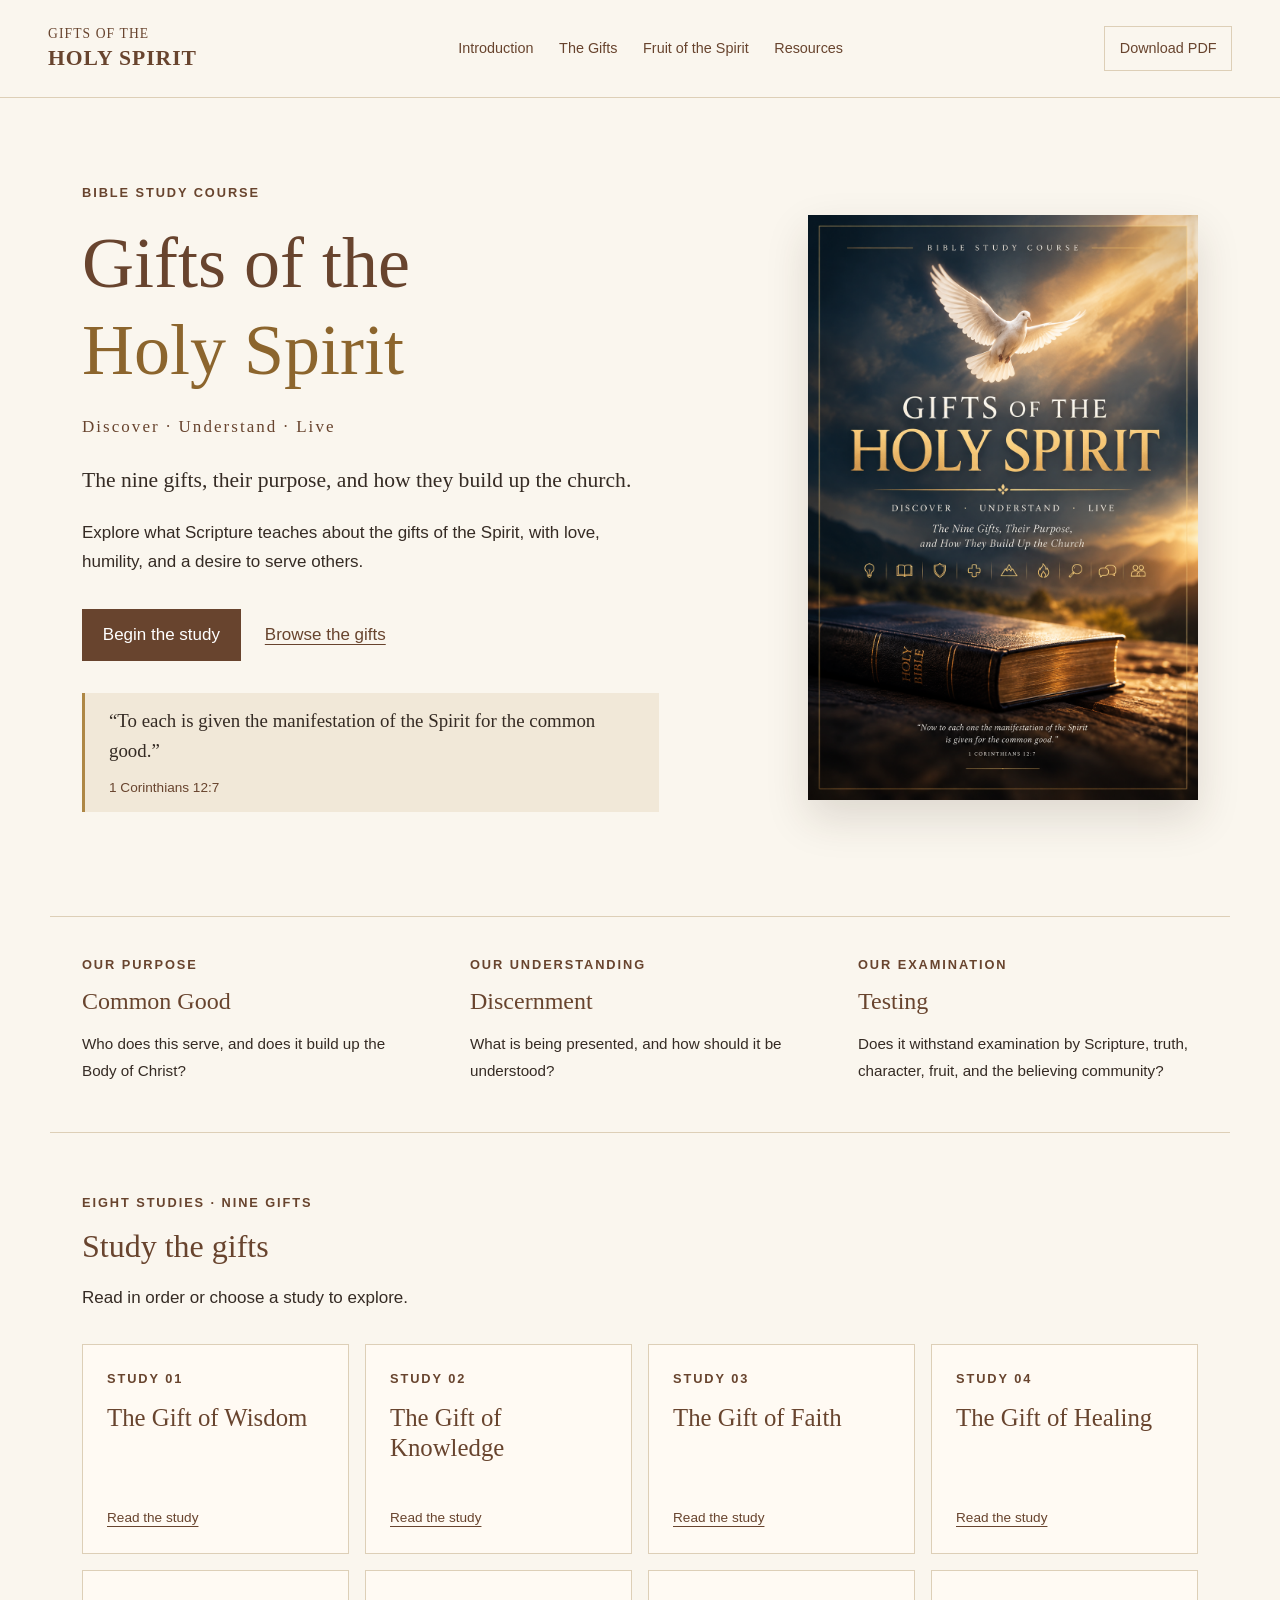
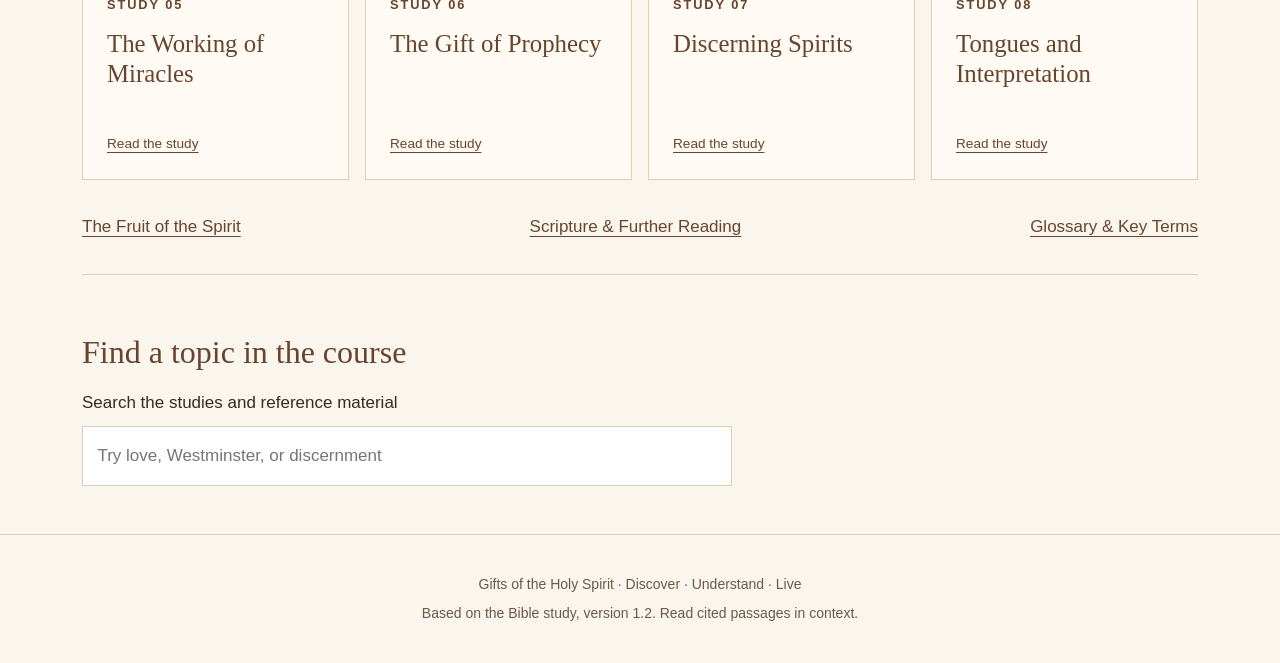
<file: index.html>
<!doctype html><html lang="en"><head><meta charset="utf-8"><meta name="viewport" content="width=device-width, initial-scale=1"><title>Discover · Understand · Live | Gifts of the Holy Spirit</title><meta name="description" content="A Bible study on spiritual gifts, Scripture, discernment, and service for the common good."><link rel="icon" href="assets/favicon.svg"><link rel="stylesheet" href="assets/style.css"><script src="assets/app.js" defer></script></head><body><a class="skip" href="#main">Skip to content</a><header><a class="brand" href="index.html">GIFTS OF THE<br><strong>HOLY SPIRIT</strong></a><nav aria-label="Main navigation"><a href="introduction.html">Introduction</a><a href="index.html#studies">The Gifts</a><a href="fruit.html">Fruit of the Spirit</a><a href="resources.html">Resources</a></nav><a class="download" href="gifts-of-the-holy-spirit.pdf" download>Download PDF</a></header><main id="main"><section class="hero"><div><p class="eyebrow">BIBLE STUDY COURSE</p><h1>Gifts of the<br><em>Holy Spirit</em></h1><p class="tagline">Discover · Understand · Live</p><p class="lead">The nine gifts, their purpose, and how they build up the church.</p><p>Explore what Scripture teaches about the gifts of the Spirit, with love, humility, and a desire to serve others.</p><div class="actions"><a class="button" href="introduction.html">Begin the study</a><a href="#studies">Browse the gifts</a></div><blockquote>“To each is given the manifestation of the Spirit for the common good.”<cite>1 Corinthians 12:7</cite></blockquote></div><img src="assets/cover.png" alt="Original Gifts of the Holy Spirit Bible study cover, showing a dove in golden light above an open Bible"></section><section class="principles"><div><span class="eyebrow">OUR PURPOSE</span><h2>Common Good</h2><p>Who does this serve, and does it build up the Body of Christ?</p></div><div><span class="eyebrow">OUR UNDERSTANDING</span><h2>Discernment</h2><p>What is being presented, and how should it be understood?</p></div><div><span class="eyebrow">OUR EXAMINATION</span><h2>Testing</h2><p>Does it withstand examination by Scripture, truth, character, fruit, and the believing community?</p></div></section><section class="course" id="studies"><p class="eyebrow">EIGHT STUDIES · NINE GIFTS</p><h2>Study the gifts</h2><p>Read in order or choose a study to explore.</p><div class="cards"><a class="study-card" href="wisdom.html"><span class="eyebrow">STUDY 01</span><h3>The Gift of Wisdom</h3><span>Read the study</span></a><a class="study-card" href="knowledge.html"><span class="eyebrow">STUDY 02</span><h3>The Gift of Knowledge</h3><span>Read the study</span></a><a class="study-card" href="faith.html"><span class="eyebrow">STUDY 03</span><h3>The Gift of Faith</h3><span>Read the study</span></a><a class="study-card" href="healing.html"><span class="eyebrow">STUDY 04</span><h3>The Gift of Healing</h3><span>Read the study</span></a><a class="study-card" href="miracles.html"><span class="eyebrow">STUDY 05</span><h3>The Working of Miracles</h3><span>Read the study</span></a><a class="study-card" href="prophecy.html"><span class="eyebrow">STUDY 06</span><h3>The Gift of Prophecy</h3><span>Read the study</span></a><a class="study-card" href="discernment.html"><span class="eyebrow">STUDY 07</span><h3>Discerning Spirits</h3><span>Read the study</span></a><a class="study-card" href="tongues.html"><span class="eyebrow">STUDY 08</span><h3>Tongues and Interpretation</h3><span>Read the study</span></a></div><div class="reference-links"><a href="fruit.html">The Fruit of the Spirit</a><a href="resources.html">Scripture & Further Reading</a><a href="glossary.html">Glossary & Key Terms</a></div></section><section class="search-section"><h2>Find a topic in the course</h2><label for="search">Search the studies and reference material</label><input id="search" type="search" placeholder="Try love, Westminster, or discernment"><div id="results" aria-live="polite"></div><noscript>Use the course contents above to browse the studies.</noscript></section></main><script src="assets/search-index.js"></script><footer><p>Gifts of the Holy Spirit · Discover · Understand · Live</p><p>Based on the Bible study, version 1.2. Read cited passages in context.</p></footer></body></html>
</file>
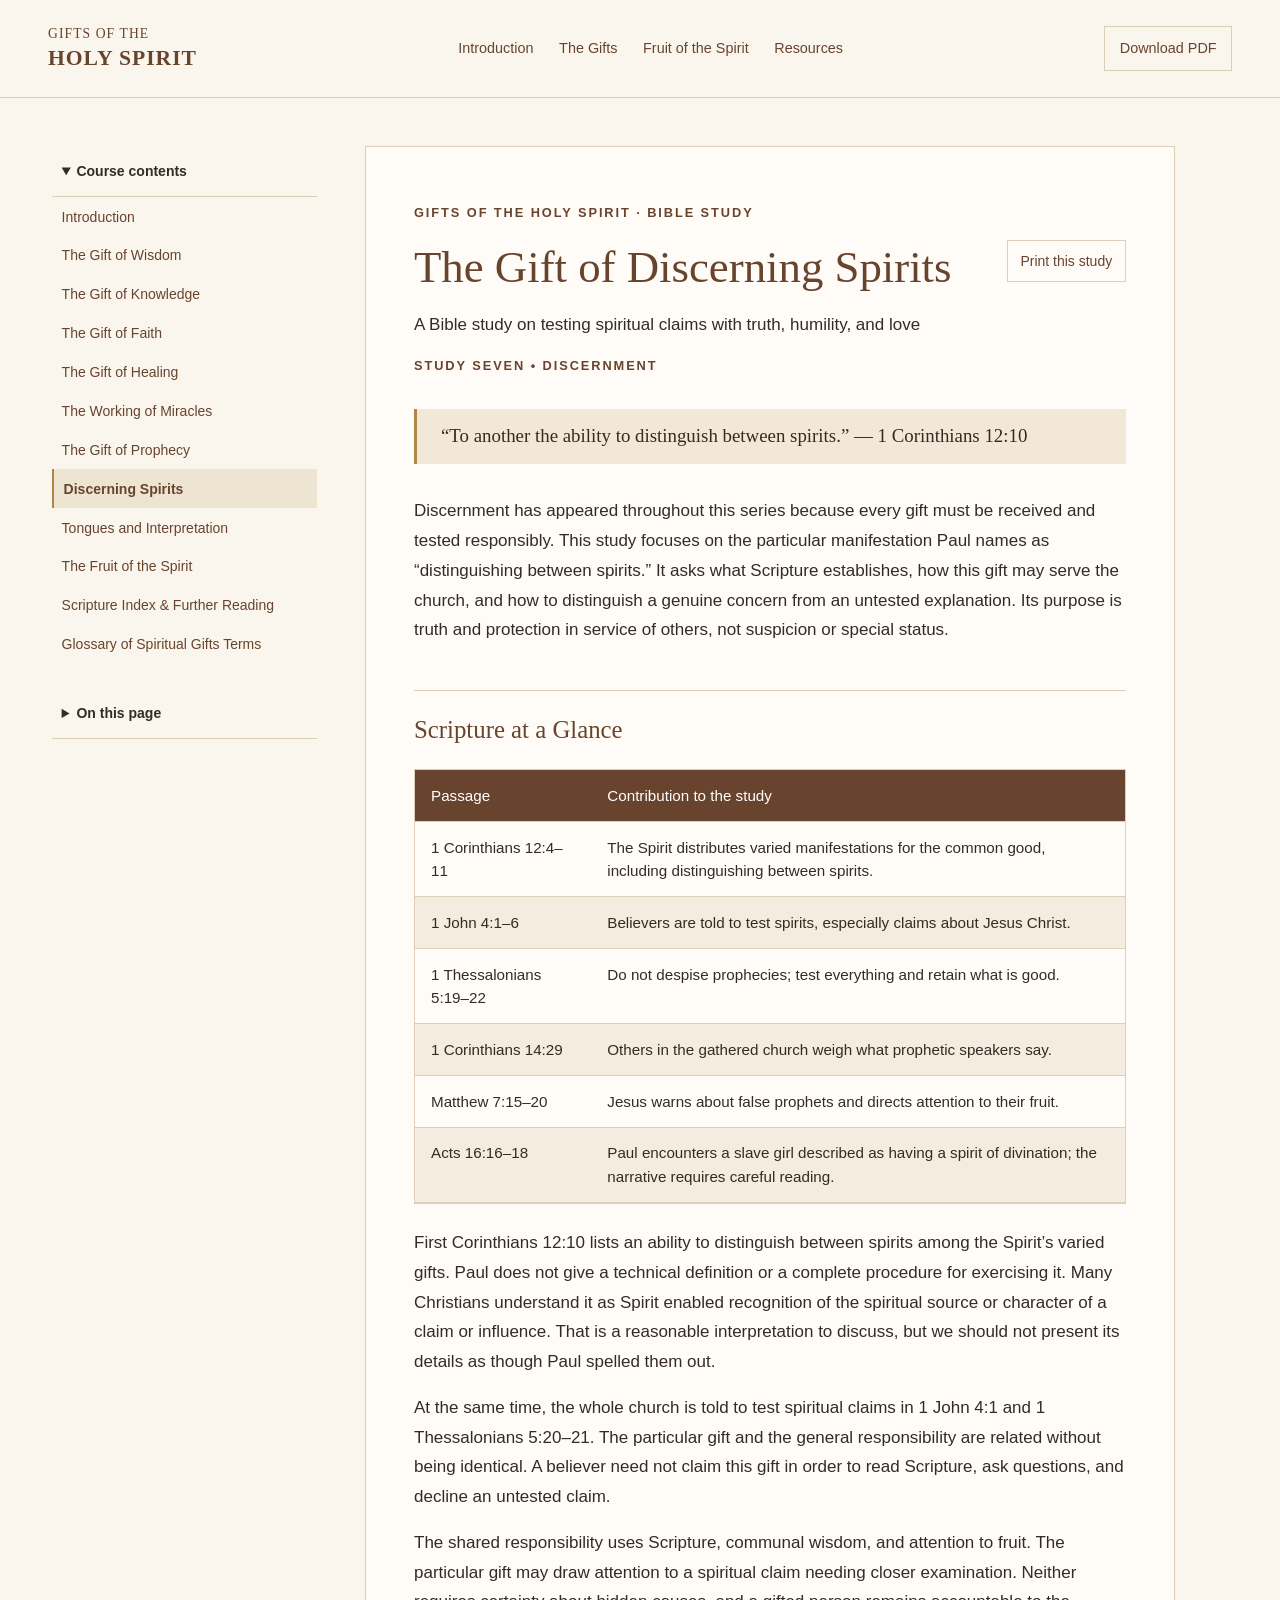
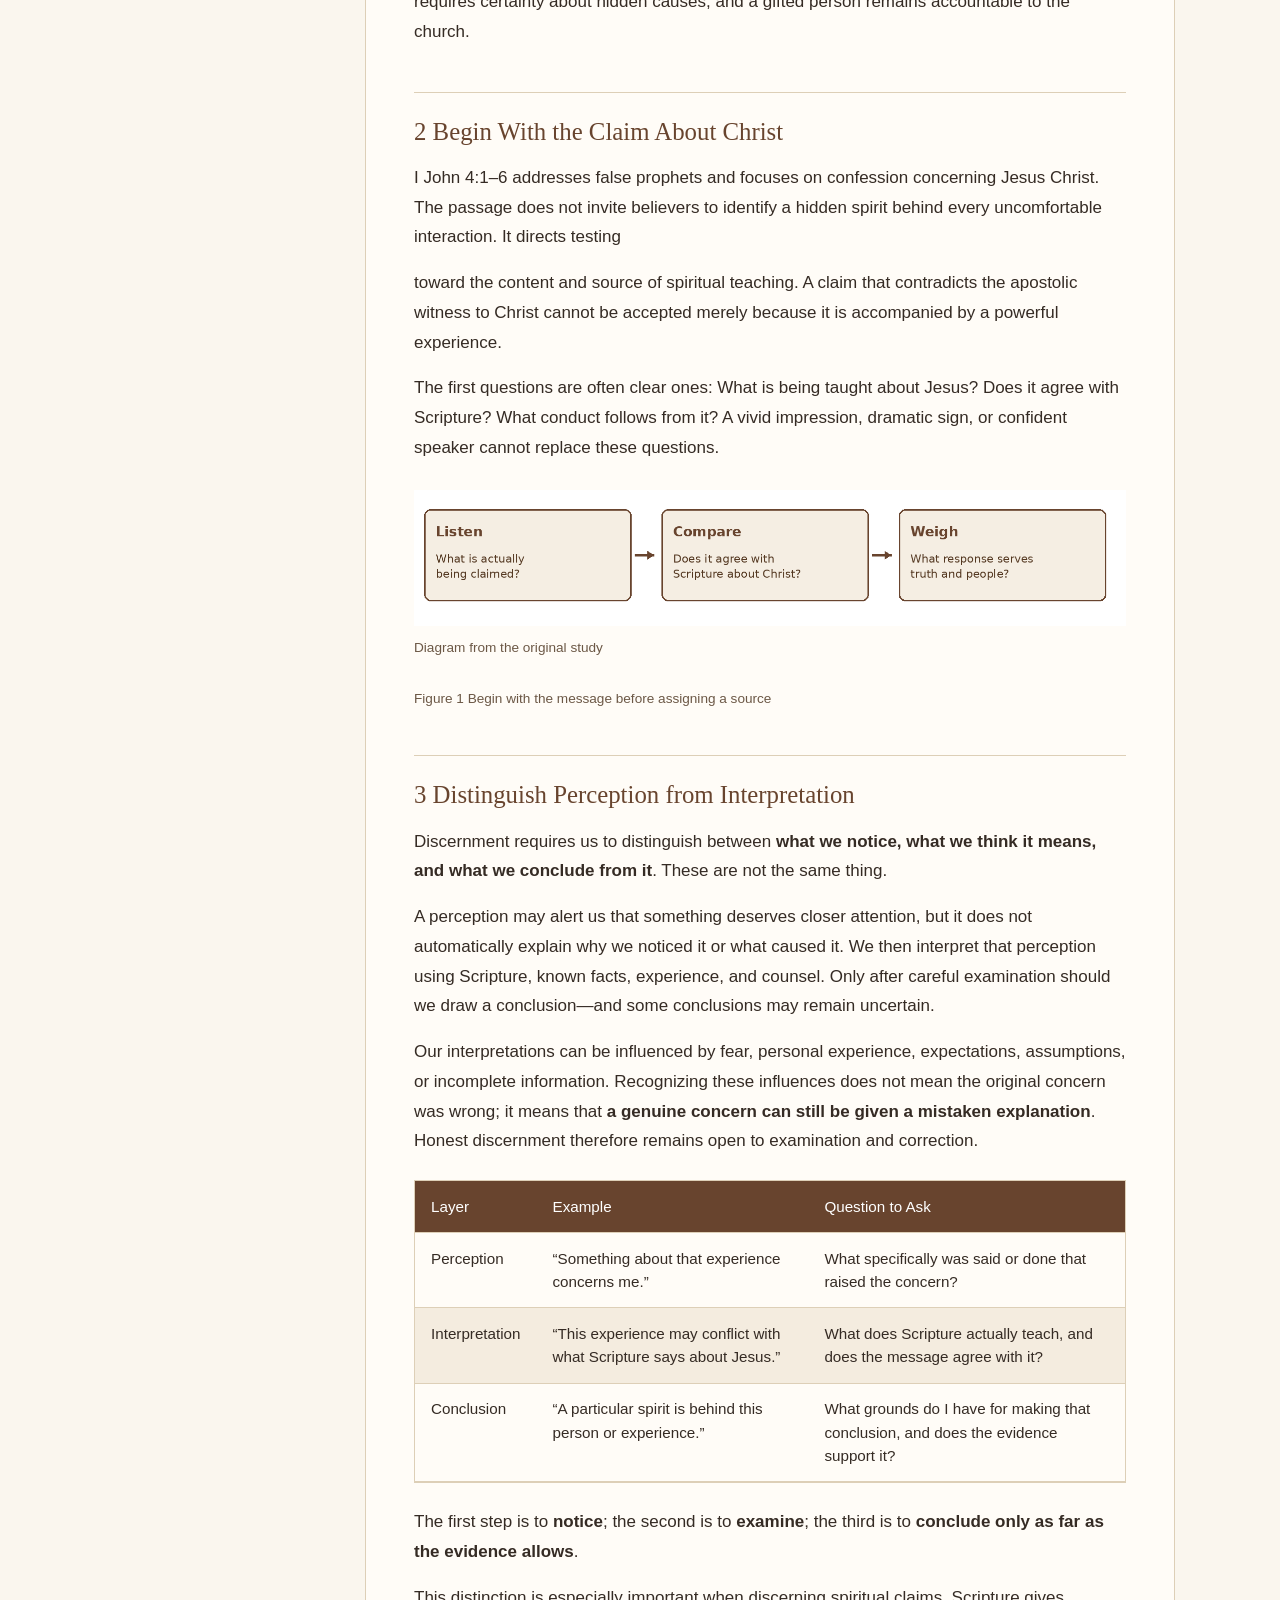
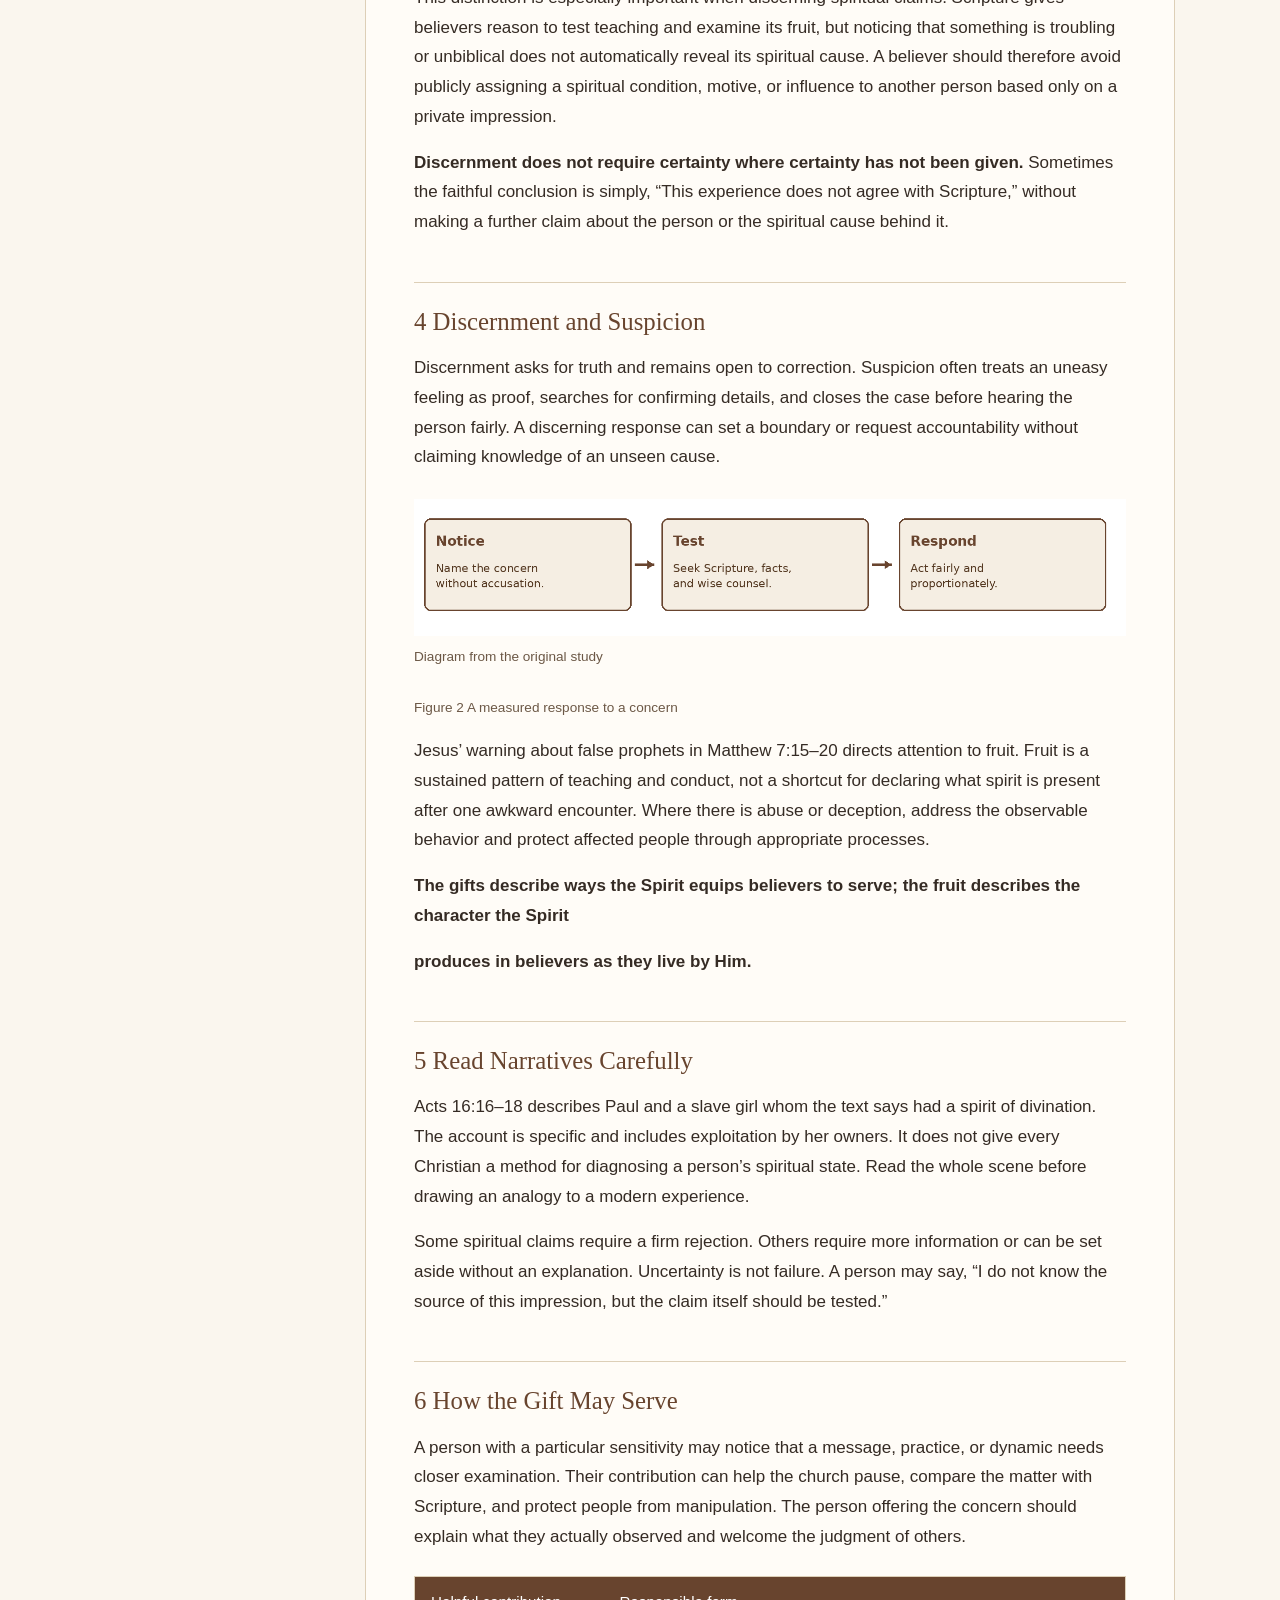
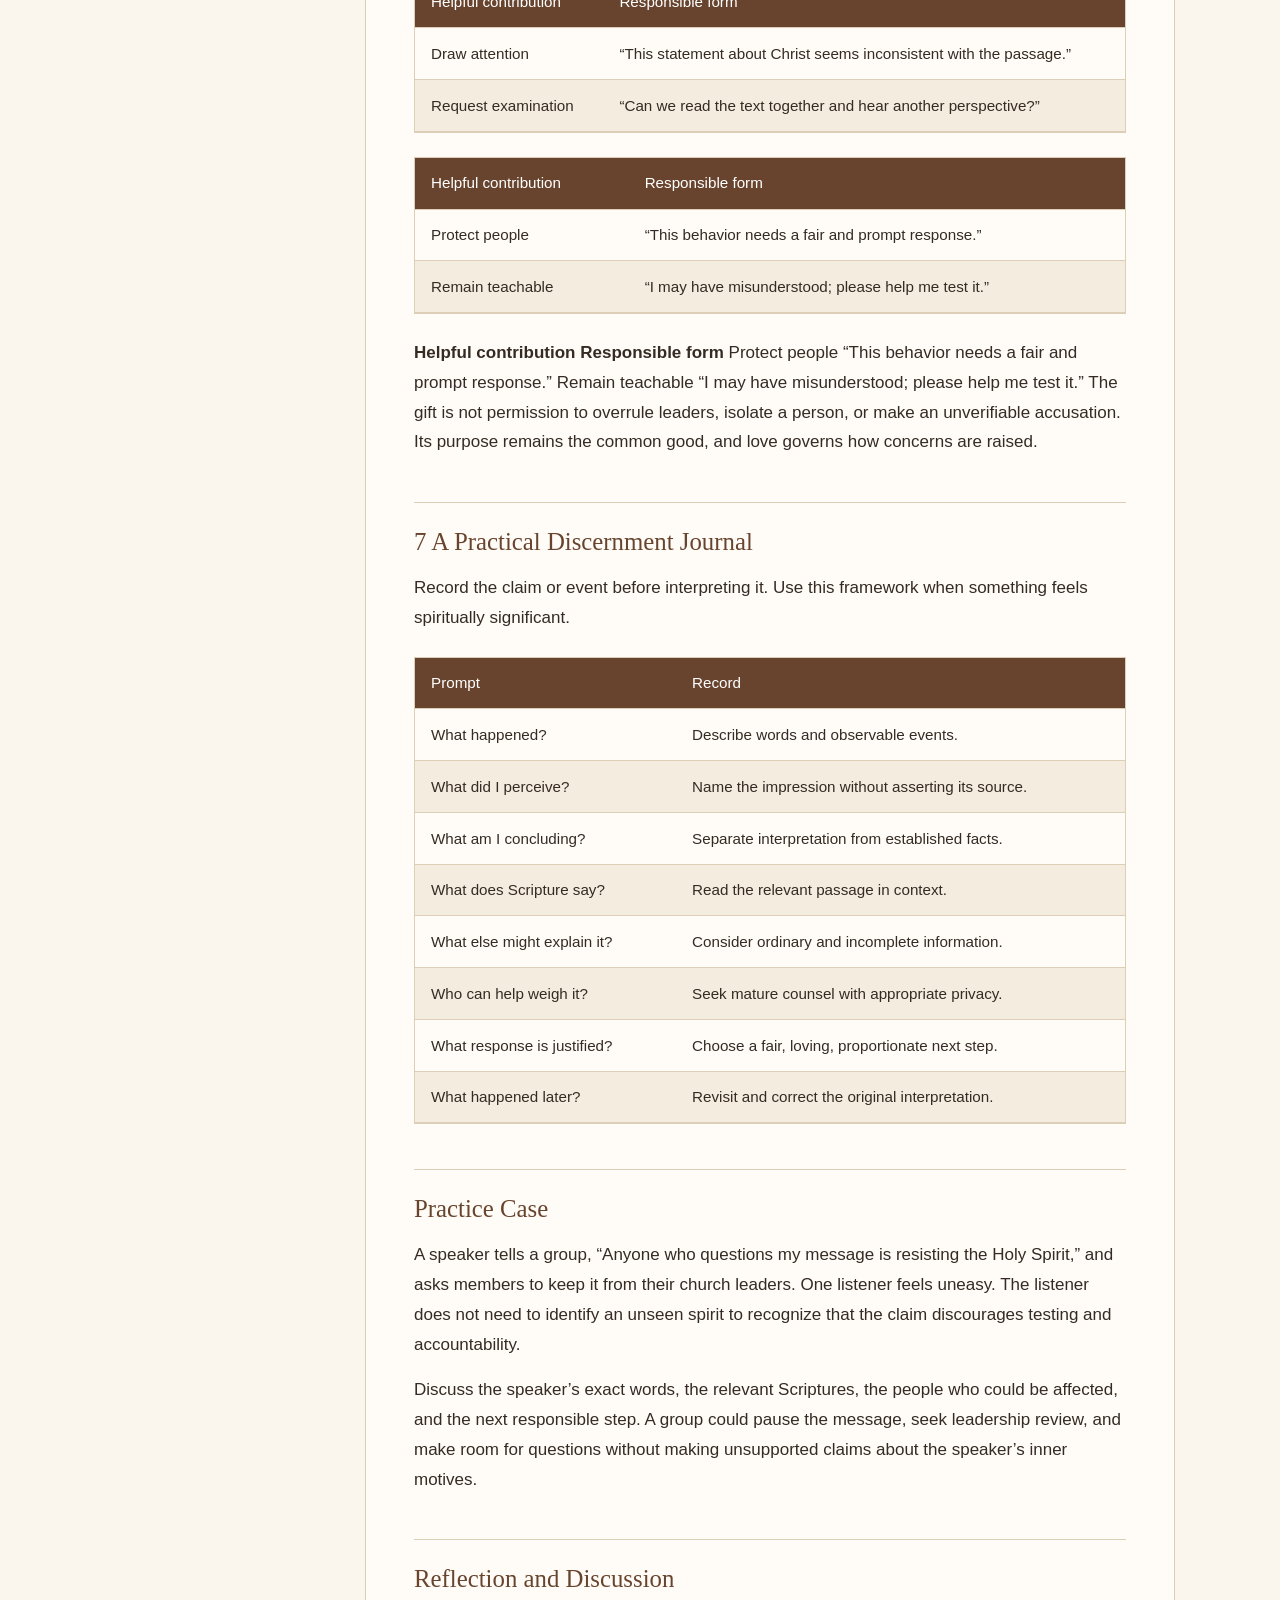
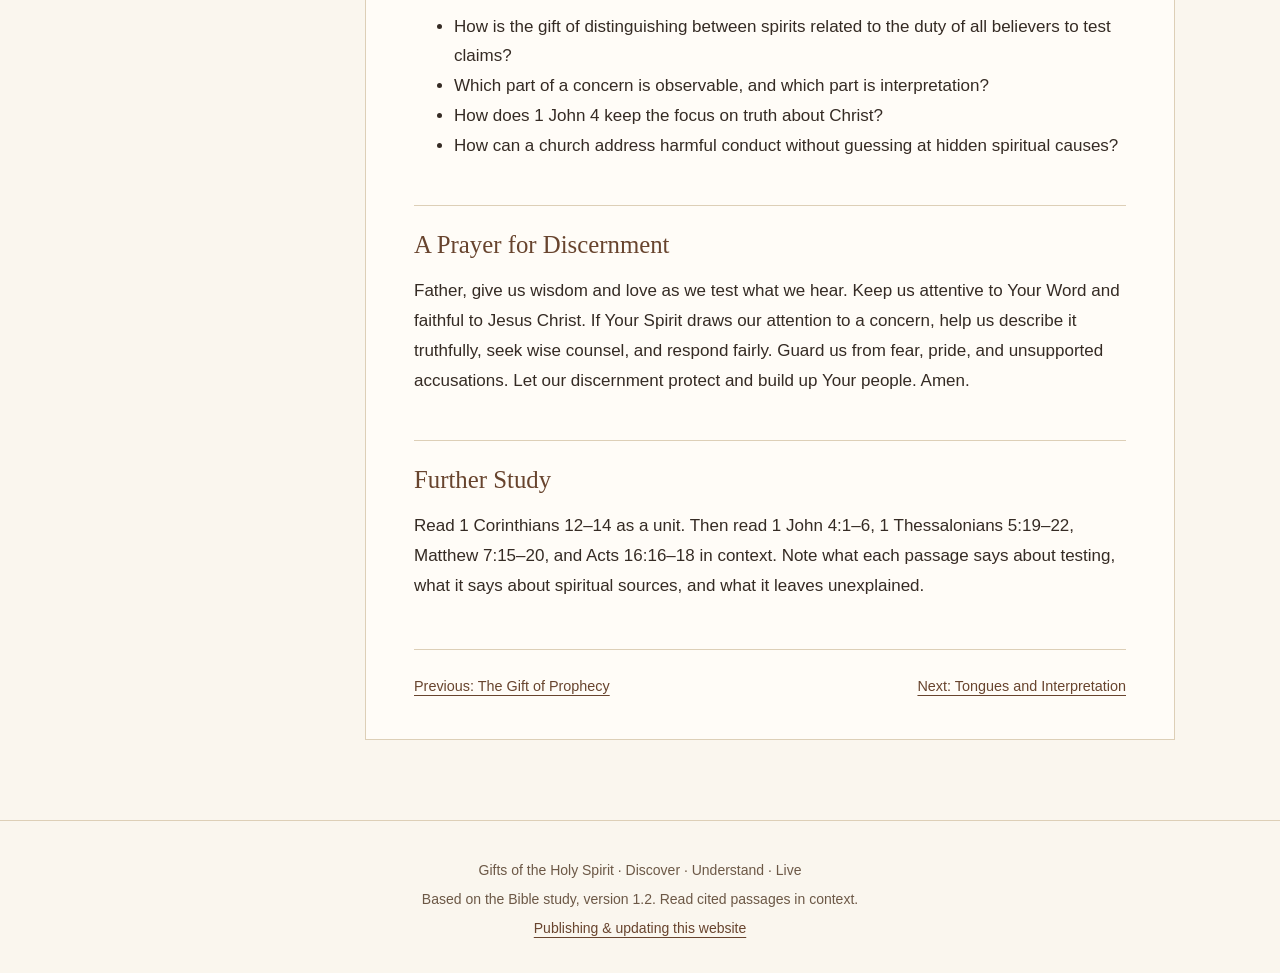
<file: discernment.html>
<!doctype html><html lang="en"><head><meta charset="utf-8"><meta name="viewport" content="width=device-width, initial-scale=1"><title>Discerning Spirits | Gifts of the Holy Spirit</title><meta name="description" content="A Bible study on spiritual gifts, Scripture, discernment, and service for the common good."><link rel="icon" href="assets/favicon.svg"><link rel="stylesheet" href="assets/style.css"><script src="assets/app.js" defer></script></head><body><a class="skip" href="#main">Skip to content</a><header><a class="brand" href="index.html">GIFTS OF THE<br><strong>HOLY SPIRIT</strong></a><nav aria-label="Main navigation"><a href="introduction.html">Introduction</a><a href="index.html#studies">The Gifts</a><a href="fruit.html">Fruit of the Spirit</a><a href="resources.html">Resources</a></nav><a class="download" href="gifts-of-the-holy-spirit.pdf" download>Download PDF</a></header><main id="main" class="reader"><aside><details open><summary>Course contents</summary><a href="introduction.html">Introduction</a><a href="wisdom.html">The Gift of Wisdom</a><a href="knowledge.html">The Gift of Knowledge</a><a href="faith.html">The Gift of Faith</a><a href="healing.html">The Gift of Healing</a><a href="miracles.html">The Working of Miracles</a><a href="prophecy.html">The Gift of Prophecy</a><a href="discernment.html">Discerning Spirits</a><a href="tongues.html">Tongues and Interpretation</a><a href="fruit.html">The Fruit of the Spirit</a><a href="resources.html">Scripture Index & Further Reading</a><a href="glossary.html">Glossary of Spiritual Gifts Terms</a></details><details><summary>On this page</summary><a href="#section-2">Scripture at a Glance</a><a href="#section-3">2 Begin With the Claim About Christ</a><a href="#section-4">3 Distinguish Perception from Interpretation</a><a href="#section-5">4 Discernment and Suspicion</a><a href="#section-6">5 Read Narratives Carefully</a><a href="#section-7">6 How the Gift May Serve</a><a href="#section-8">7 A Practical Discernment Journal</a><a href="#section-9">Practice Case</a><a href="#section-10">Reflection and Discussion</a><a href="#section-11">A Prayer for Discernment</a><a href="#section-12">Further Study</a></details></aside><article><p class="eyebrow">GIFTS OF THE HOLY SPIRIT · BIBLE STUDY</p><div class="tools"><button onclick="window.print()">Print this study</button></div><h1>The Gift of Discerning Spirits</h1><p>A Bible study on testing spiritual claims with truth, humility, and love </p><p class="eyebrow">STUDY SEVEN • DISCERNMENT</p><blockquote>“To another the ability to distinguish between spirits.” — 1 Corinthians 12:10</blockquote><p>Discernment has appeared throughout this series because every gift must be received and tested  responsibly. This study focuses on the particular manifestation Paul names as “distinguishing between  spirits.” It asks what Scripture establishes, how this gift may serve the church, and how to distinguish a  genuine concern from an untested explanation. Its purpose is truth and protection in service of others, not  suspicion or special status. </p><h2 id="section-2">Scripture at a Glance</h2><div class="table-wrap" role="region" aria-label="Study reference table" tabindex="0"><table><thead><tr><th scope="col">Passage</th><th scope="col">Contribution to the study</th></tr></thead><tbody><tr><td>1 Corinthians 12:4–11</td><td>The Spirit distributes varied manifestations for the common good, including distinguishing between spirits.</td></tr><tr><td>1 John 4:1–6</td><td>Believers are told to test spirits, especially claims about Jesus Christ.</td></tr><tr><td>1 Thessalonians 5:19–22</td><td>Do not despise prophecies; test everything and retain what is good.</td></tr><tr><td>1 Corinthians 14:29</td><td>Others in the gathered church weigh what prophetic speakers say.</td></tr><tr><td>Matthew 7:15–20</td><td>Jesus warns about false prophets and directs attention to their fruit.</td></tr><tr><td>Acts 16:16–18</td><td>Paul encounters a slave girl described as having a spirit of divination; the narrative requires careful reading.</td></tr></tbody></table></div><p>First Corinthians 12:10 lists an ability to distinguish between spirits among the Spirit’s varied gifts. Paul  does not give a technical definition or a complete procedure for exercising it. Many Christians understand it  as Spirit enabled recognition of the spiritual source or character of a claim or influence. That is a reasonable  interpretation to discuss, but we should not present its details as though Paul spelled them out. </p><p>At the same time, the whole church is told to test spiritual claims in 1 John 4:1 and 1 Thessalonians  5:20–21. The particular gift and the general responsibility are related without being identical. A believer  need not claim this gift in order to read Scripture, ask questions, and decline an untested claim. </p><p>The shared responsibility uses Scripture, communal wisdom, and attention to fruit. The particular gift may  draw attention to a spiritual claim needing closer examination. Neither requires certainty about hidden  causes, and a gifted person remains accountable to the church. </p><h2 id="section-3">2 Begin With the Claim About Christ</h2><p>I John 4:1–6 addresses false prophets and focuses on confession concerning Jesus Christ. The passage  does not invite believers to identify a hidden spirit behind every uncomfortable interaction. It directs testing </p><p>toward the content and source of spiritual teaching. A claim that contradicts the apostolic witness to Christ  cannot be accepted merely because it is accompanied by a powerful experience. </p><p>The first questions are often clear ones: What is being taught about Jesus? Does it agree with Scripture?  What conduct follows from it? A vivid impression, dramatic sign, or confident speaker cannot replace these  questions. </p><figure><img loading="lazy" src="assets/diagram-32-0.png" alt="Study diagram from page 32 of the original Bible study"><figcaption>Diagram from the original study</figcaption></figure><p class="caption">Figure 1 Begin with the message before assigning a source</p><h2 id="section-4">3 Distinguish Perception from Interpretation</h2><p>Discernment requires us to distinguish between <strong>what</strong> <strong>we</strong> <strong>notice,</strong> <strong>what</strong> <strong>we</strong> <strong>think</strong> <strong>it</strong> <strong>means,</strong> <strong>and</strong> <strong>what</strong> <strong>we</strong>  <strong>conclude</strong> <strong>from</strong> <strong>it</strong>. These are not the same thing. </p><p>A perception may alert us that something deserves closer attention, but it does not automatically explain  why we noticed it or what caused it. We then interpret that perception using Scripture, known facts,  experience, and counsel. Only after careful examination should we draw a conclusion—and some  conclusions may remain uncertain. </p><p>Our interpretations can be influenced by fear, personal experience, expectations, assumptions, or  incomplete information. Recognizing these influences does not mean the original concern was wrong; it  means that <strong>a</strong> <strong>genuine</strong> <strong>concern</strong> <strong>can</strong> <strong>still</strong> <strong>be</strong> <strong>given</strong> <strong>a</strong> <strong>mistaken</strong> <strong>explanation</strong>. Honest discernment therefore  remains open to examination and correction. </p><div class="table-wrap" role="region" aria-label="Study reference table" tabindex="0"><table><thead><tr><th scope="col">Layer</th><th scope="col">Example</th><th scope="col">Question to Ask</th></tr></thead><tbody><tr><td>Perception</td><td>“Something about that experience concerns me.”</td><td>What specifically was said or done that raised the concern?</td></tr><tr><td>Interpretation</td><td>“This experience may conflict with what Scripture says about Jesus.”</td><td>What does Scripture actually teach, and does the message agree with it?</td></tr><tr><td>Conclusion</td><td>“A particular spirit is behind this person or experience.”</td><td>What grounds do I have for making that conclusion, and does the evidence support it?</td></tr></tbody></table></div><p>The first step is to <strong>notice</strong>; the second is to <strong>examine</strong>; the third is to <strong>conclude</strong> <strong>only</strong> <strong>as</strong> <strong>far</strong> <strong>as</strong> <strong>the</strong> <strong>evidence</strong>  <strong>allows</strong>. </p><p>This distinction is especially important when discerning spiritual claims. Scripture gives believers reason to  test teaching and examine its fruit, but noticing that something is troubling or unbiblical does not  automatically reveal its spiritual cause. A believer should therefore avoid publicly assigning a spiritual  condition, motive, or influence to another person based only on a private impression. </p><p><strong>Discernment</strong> <strong>does</strong> <strong>not</strong> <strong>require</strong> <strong>certainty</strong> <strong>where</strong> <strong>certainty</strong> <strong>has</strong> <strong>not</strong> <strong>been</strong> <strong>given.</strong> Sometimes the faithful  conclusion is simply, “This experience does not agree with Scripture,” without making a further claim about  the person or the spiritual cause behind it. </p><h2 id="section-5">4 Discernment and Suspicion</h2><p>Discernment asks for truth and remains open to correction. Suspicion often treats an uneasy feeling as  proof, searches for confirming details, and closes the case before hearing the person fairly. A discerning  response can set a boundary or request accountability without claiming knowledge of an unseen cause. </p><figure><img loading="lazy" src="assets/diagram-33-1.png" alt="Study diagram from page 33 of the original Bible study"><figcaption>Diagram from the original study</figcaption></figure><p class="caption">Figure 2 A measured response to a concern</p><p>Jesus’ warning about false prophets in Matthew 7:15–20 directs attention to fruit. Fruit is a sustained  pattern of teaching and conduct, not a shortcut for declaring what spirit is present after one awkward  encounter. Where there is abuse or deception, address the observable behavior and protect affected people  through appropriate processes. </p><p><strong>The</strong> <strong>gifts</strong> <strong>describe</strong> <strong>ways</strong> <strong>the</strong> <strong>Spirit</strong> <strong>equips</strong> <strong>believers</strong> <strong>to</strong> <strong>serve;</strong> <strong>the</strong> <strong>fruit</strong> <strong>describes</strong> <strong>the</strong> <strong>character</strong> <strong>the</strong> <strong>Spirit</strong> </p><p><strong>produces</strong> <strong>in</strong> <strong>believers</strong> <strong>as</strong> <strong>they</strong> <strong>live</strong> <strong>by</strong> <strong>Him.</strong>  </p><h2 id="section-6">5 Read Narratives Carefully</h2><p>Acts 16:16–18 describes Paul and a slave girl whom the text says had a spirit of divination. The account is  specific and includes exploitation by her owners. It does not give every Christian a method for diagnosing a  person’s spiritual state. Read the whole scene before drawing an analogy to a modern experience. </p><p>Some spiritual claims require a firm rejection. Others require more information or can be set aside without  an explanation. Uncertainty is not failure. A person may say, “I do not know the source of this impression,  but the claim itself should be tested.” </p><h2 id="section-7">6 How the Gift May Serve</h2><p>A person with a particular sensitivity may notice that a message, practice, or dynamic needs closer  examination. Their contribution can help the church pause, compare the matter with Scripture, and protect  people from manipulation. The person offering the concern should explain what they actually observed and  welcome the judgment of others. </p><div class="table-wrap" role="region" aria-label="Study reference table" tabindex="0"><table><thead><tr><th scope="col">Helpful contribution</th><th scope="col">Responsible form</th></tr></thead><tbody><tr><td>Draw attention</td><td>“This statement about Christ seems inconsistent with the passage.”</td></tr><tr><td>Request examination</td><td>“Can we read the text together and hear another perspective?”</td></tr></tbody></table></div><div class="table-wrap" role="region" aria-label="Study reference table" tabindex="0"><table><thead><tr><th scope="col">Helpful contribution</th><th scope="col">Responsible form</th></tr></thead><tbody><tr><td>Protect people</td><td>“This behavior needs a fair and prompt response.”</td></tr><tr><td>Remain teachable</td><td>“I may have misunderstood; please help me test it.”</td></tr></tbody></table></div><p><strong>Helpful</strong> <strong>contribution</strong>  <strong>Responsible</strong> <strong>form</strong>  Protect people  “This behavior needs a fair and prompt response.”  Remain teachable  “I may have misunderstood; please help me test it.”    The gift is not permission to overrule leaders, isolate a person, or make an unverifiable accusation. Its  purpose remains the common good, and love governs how concerns are raised. </p><h2 id="section-8">7 A Practical Discernment Journal</h2><p>Record the claim or event before interpreting it. Use this framework when something feels spiritually  significant. </p><div class="table-wrap" role="region" aria-label="Study reference table" tabindex="0"><table><thead><tr><th scope="col">Prompt</th><th scope="col">Record</th></tr></thead><tbody><tr><td>What happened?</td><td>Describe words and observable events.</td></tr><tr><td>What did I perceive?</td><td>Name the impression without asserting its source.</td></tr><tr><td>What am I concluding?</td><td>Separate interpretation from established facts.</td></tr><tr><td>What does Scripture say?</td><td>Read the relevant passage in context.</td></tr><tr><td>What else might explain it?</td><td>Consider ordinary and incomplete information.</td></tr><tr><td>Who can help weigh it?</td><td>Seek mature counsel with appropriate privacy.</td></tr><tr><td>What response is justified?</td><td>Choose a fair, loving, proportionate next step.</td></tr><tr><td>What happened later?</td><td>Revisit and correct the original interpretation.</td></tr></tbody></table></div><h2 id="section-9">Practice Case</h2><p>A speaker tells a group, “Anyone who questions my message is resisting the Holy Spirit,” and asks  members to keep it from their church leaders. One listener feels uneasy. The listener does not need to  identify an unseen spirit to recognize that the claim discourages testing and accountability. </p><p>Discuss the speaker’s exact words, the relevant Scriptures, the people who could be affected, and the next  responsible step. A group could pause the message, seek leadership review, and make room for questions  without making unsupported claims about the speaker’s inner motives. </p><h2 id="section-10">Reflection and Discussion</h2><ul><li>How is the gift of distinguishing between spirits related to the duty of all believers to test claims?</li><li>Which part of a concern is observable, and which part is interpretation?</li><li>How does 1 John 4 keep the focus on truth about Christ?</li><li>How can a church address harmful conduct without guessing at hidden spiritual causes?</li></ul><h2 id="section-11">A Prayer for Discernment</h2><p>Father, give us wisdom and love as we test what we hear. Keep us attentive to Your Word and faithful to  Jesus Christ. If Your Spirit draws our attention to a concern, help us describe it truthfully, seek wise counsel,  and respond fairly. Guard us from fear, pride, and unsupported accusations. Let our discernment protect  and build up Your people. Amen. </p><h2 id="section-12">Further Study</h2><p>Read 1 Corinthians 12–14 as a unit. Then read 1 John 4:1–6, 1 Thessalonians 5:19–22, Matthew 7:15–20,  and Acts 16:16–18 in context. Note what each passage says about testing, what it says about spiritual  sources, and what it leaves unexplained. </p><div class="next-prev"><a href="prophecy.html">Previous: The Gift of Prophecy</a><a href="tongues.html">Next: Tongues and Interpretation</a></div></article></main><footer><p>Gifts of the Holy Spirit · Discover · Understand · Live</p><p>Based on the Bible study, version 1.2. Read cited passages in context.</p><a href="publishing.html">Publishing & updating this website</a></footer></body></html>
</file>
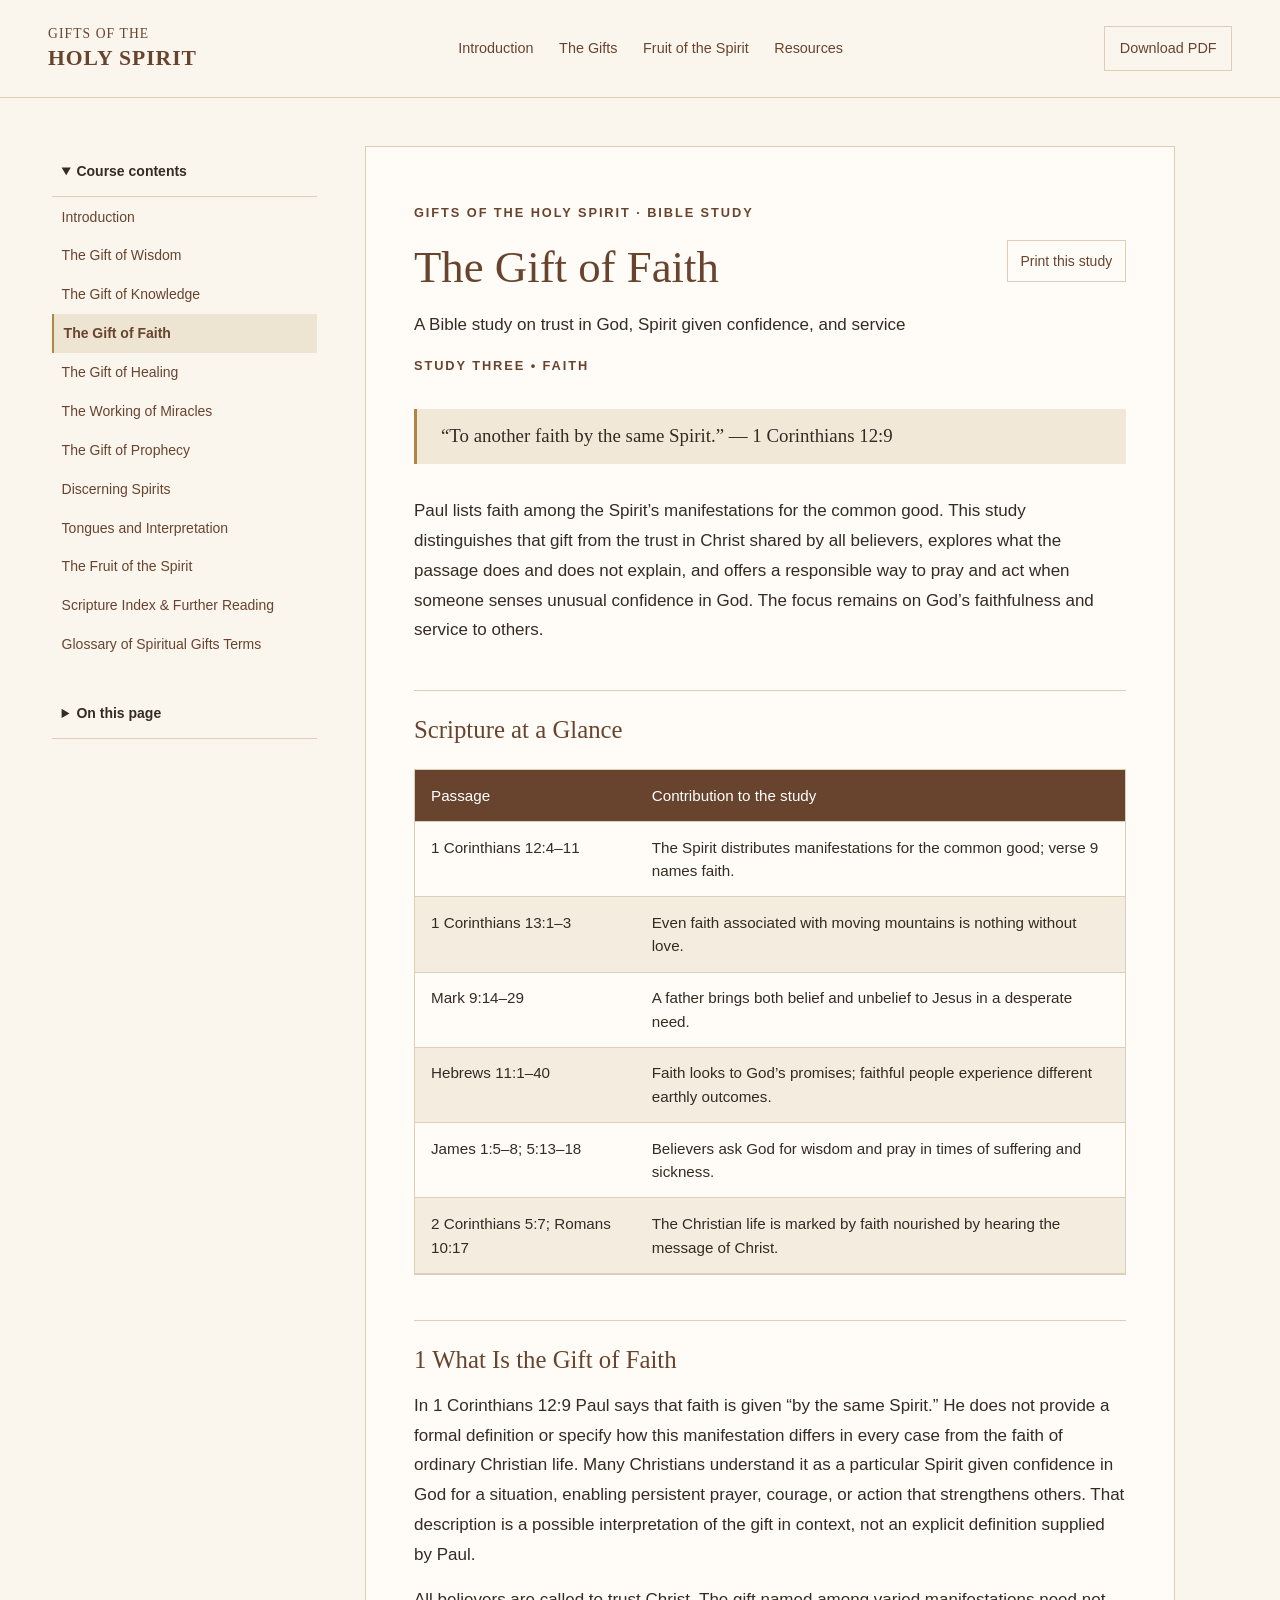
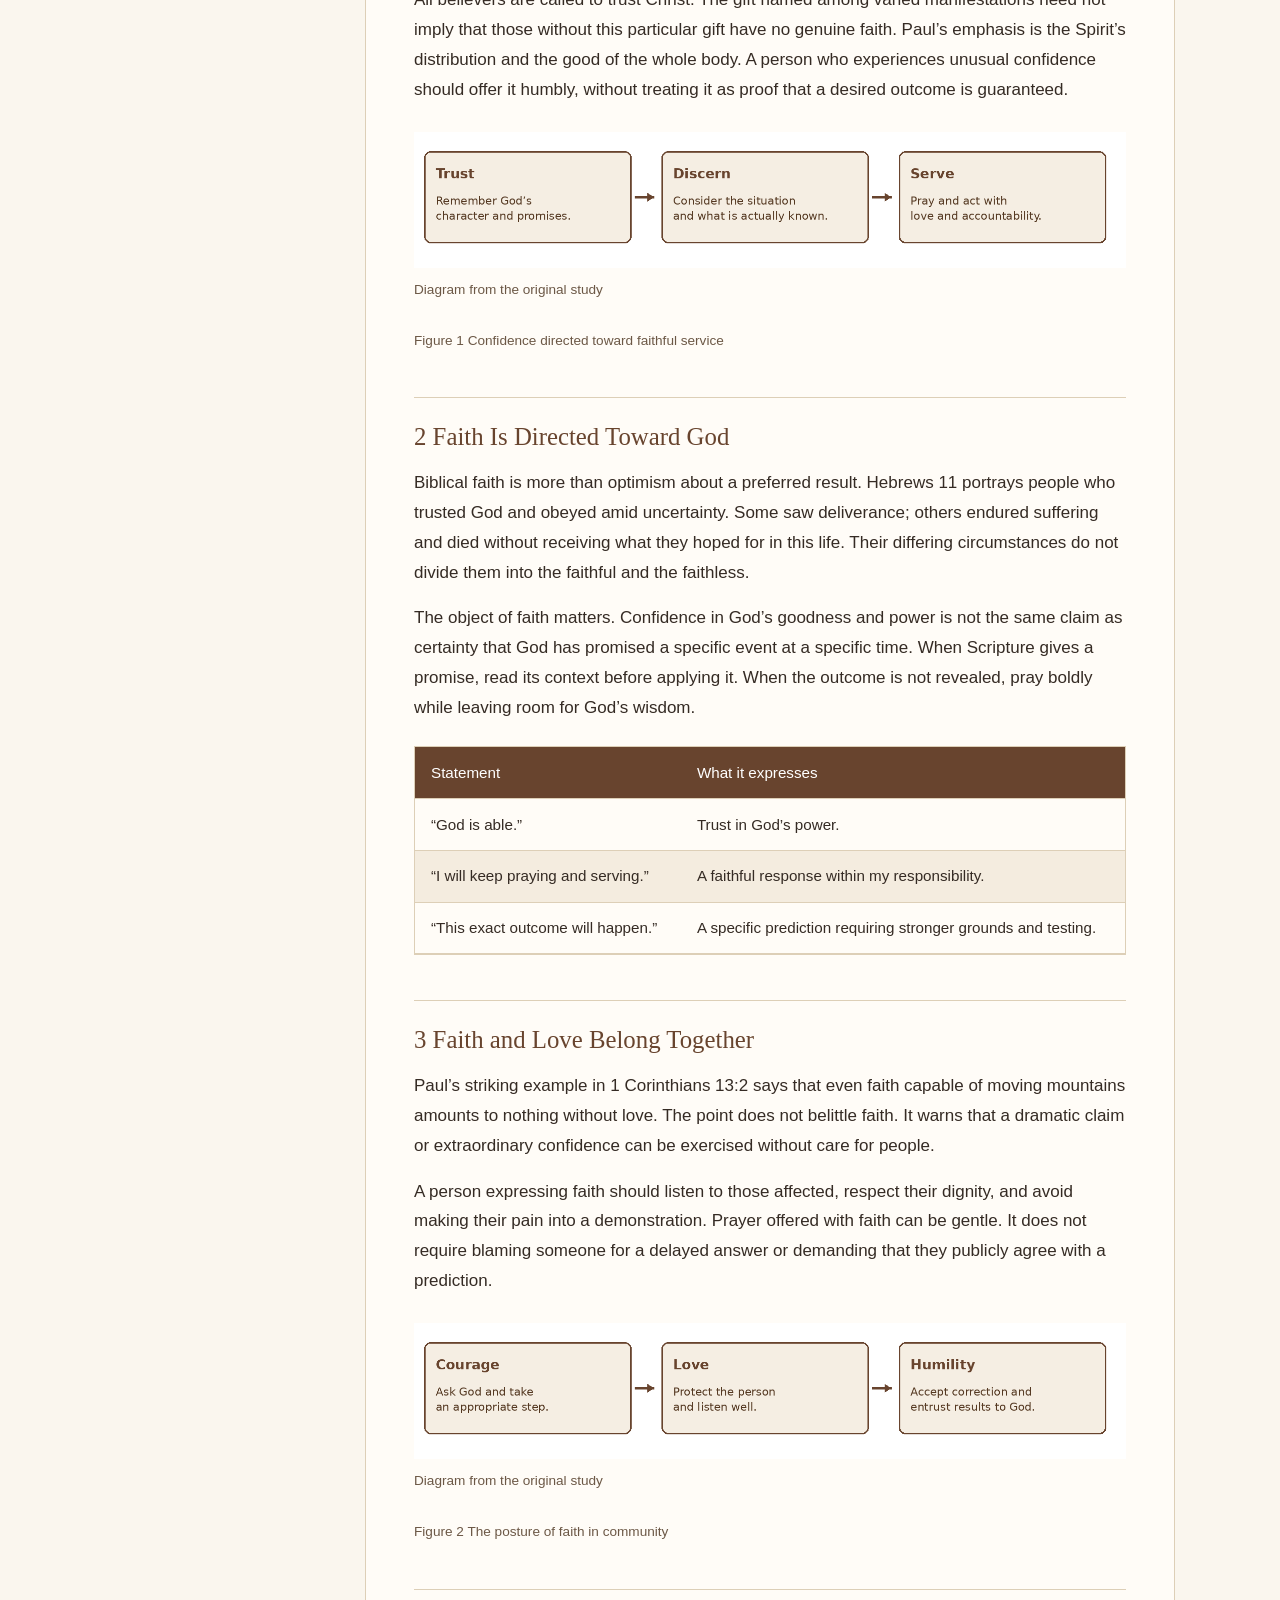
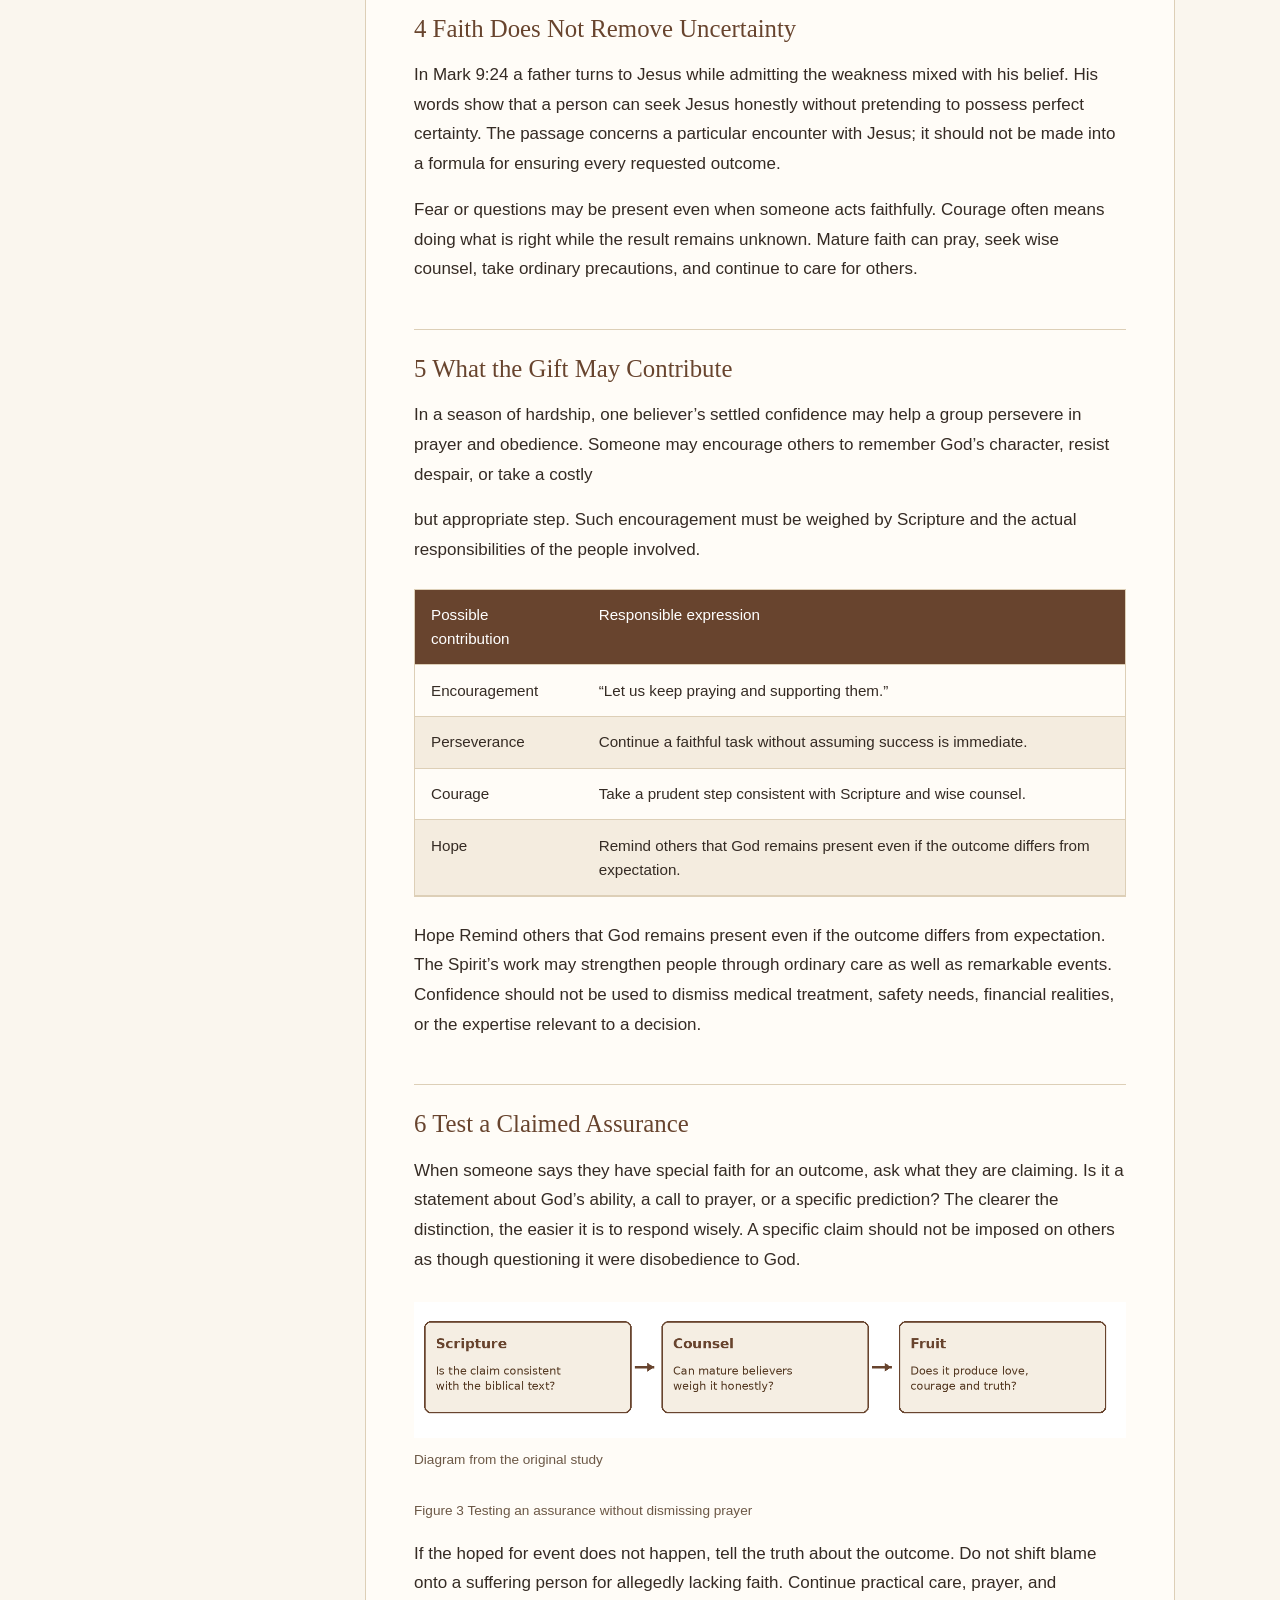
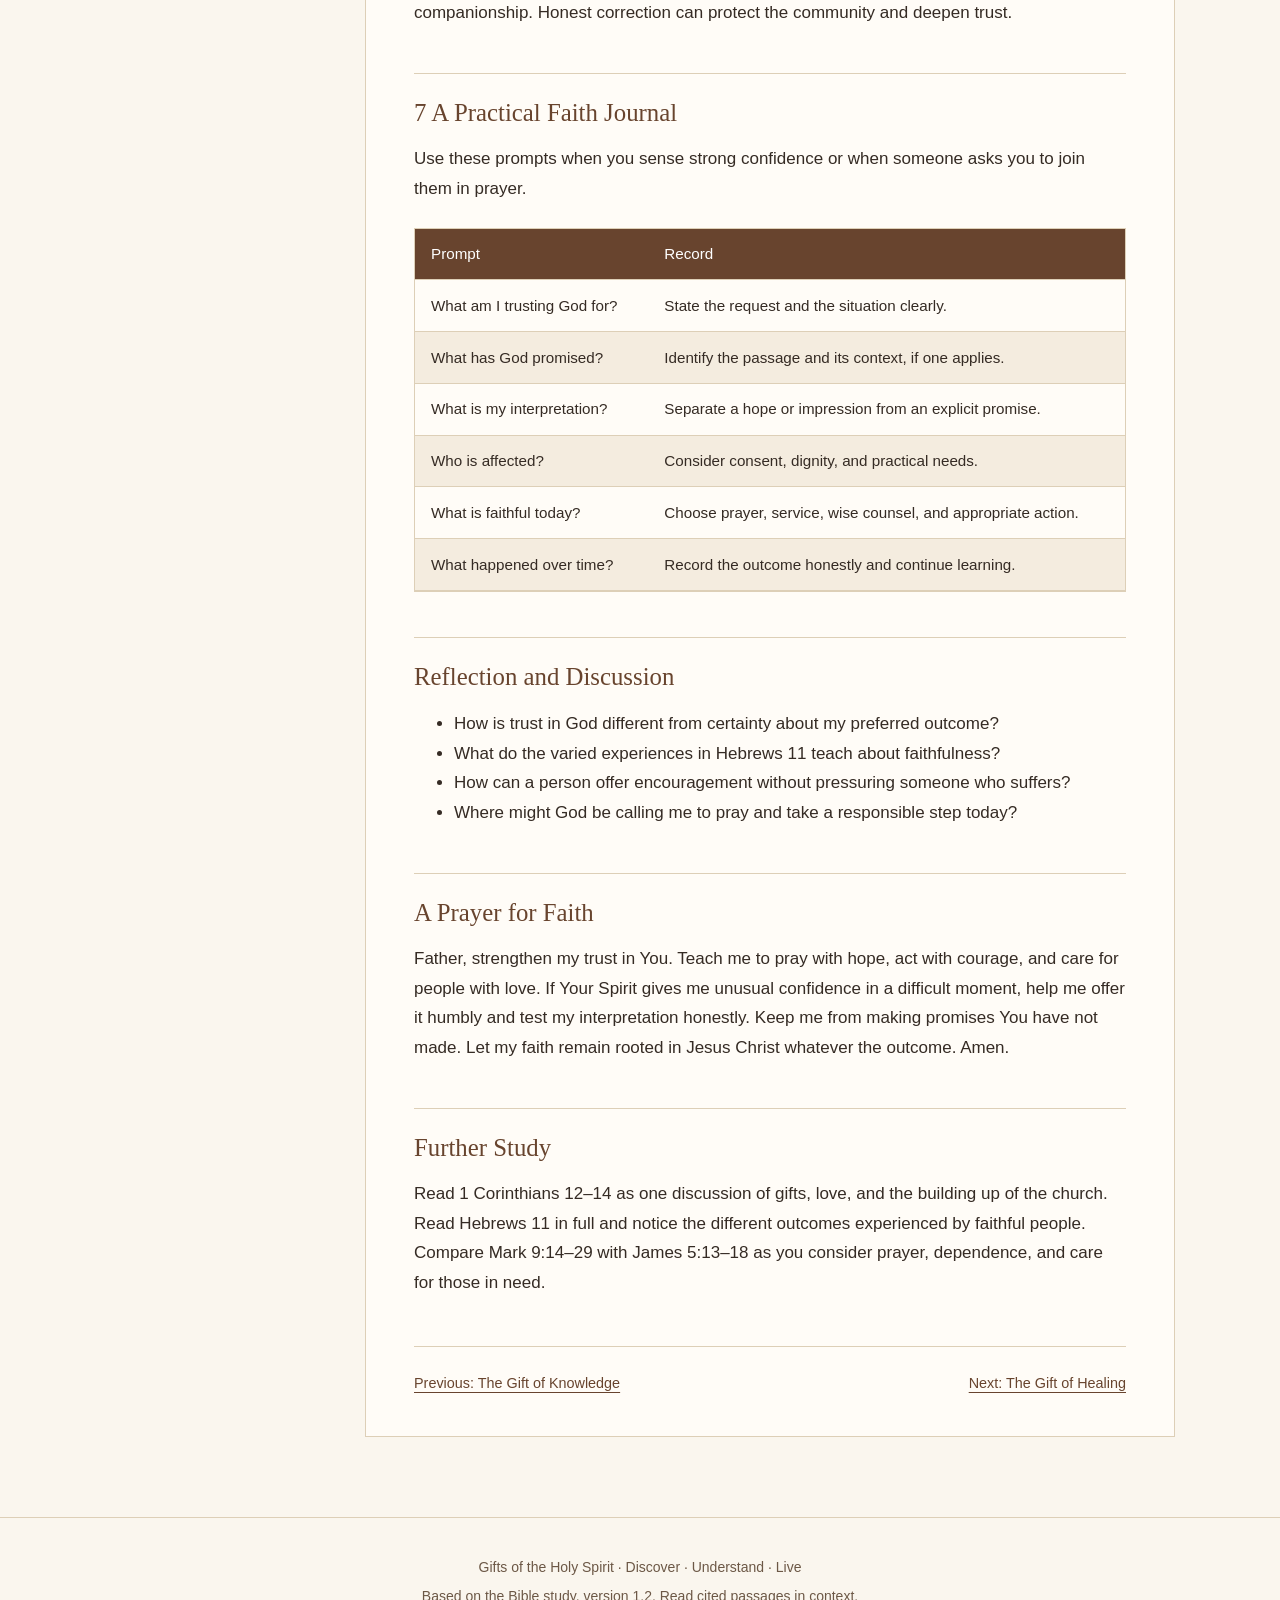
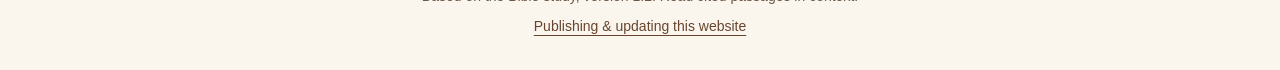
<file: faith.html>
<!doctype html><html lang="en"><head><meta charset="utf-8"><meta name="viewport" content="width=device-width, initial-scale=1"><title>The Gift of Faith | Gifts of the Holy Spirit</title><meta name="description" content="A Bible study on spiritual gifts, Scripture, discernment, and service for the common good."><link rel="icon" href="assets/favicon.svg"><link rel="stylesheet" href="assets/style.css"><script src="assets/app.js" defer></script></head><body><a class="skip" href="#main">Skip to content</a><header><a class="brand" href="index.html">GIFTS OF THE<br><strong>HOLY SPIRIT</strong></a><nav aria-label="Main navigation"><a href="introduction.html">Introduction</a><a href="index.html#studies">The Gifts</a><a href="fruit.html">Fruit of the Spirit</a><a href="resources.html">Resources</a></nav><a class="download" href="gifts-of-the-holy-spirit.pdf" download>Download PDF</a></header><main id="main" class="reader"><aside><details open><summary>Course contents</summary><a href="introduction.html">Introduction</a><a href="wisdom.html">The Gift of Wisdom</a><a href="knowledge.html">The Gift of Knowledge</a><a href="faith.html">The Gift of Faith</a><a href="healing.html">The Gift of Healing</a><a href="miracles.html">The Working of Miracles</a><a href="prophecy.html">The Gift of Prophecy</a><a href="discernment.html">Discerning Spirits</a><a href="tongues.html">Tongues and Interpretation</a><a href="fruit.html">The Fruit of the Spirit</a><a href="resources.html">Scripture Index & Further Reading</a><a href="glossary.html">Glossary of Spiritual Gifts Terms</a></details><details><summary>On this page</summary><a href="#section-2">Scripture at a Glance</a><a href="#section-3">1 What Is the Gift of Faith</a><a href="#section-4">2 Faith Is Directed Toward God</a><a href="#section-5">3 Faith and Love Belong Together</a><a href="#section-6">4 Faith Does Not Remove Uncertainty</a><a href="#section-7">5 What the Gift May Contribute</a><a href="#section-8">6 Test a Claimed Assurance</a><a href="#section-9">7 A Practical Faith Journal</a><a href="#section-10">Reflection and Discussion</a><a href="#section-11">A Prayer for Faith</a><a href="#section-12">Further Study</a></details></aside><article><p class="eyebrow">GIFTS OF THE HOLY SPIRIT · BIBLE STUDY</p><div class="tools"><button onclick="window.print()">Print this study</button></div><h1>The Gift of Faith</h1><p>A Bible study on trust in God, Spirit given confidence, and service </p><p class="eyebrow">STUDY THREE • FAITH</p><blockquote>“To another faith by the same Spirit.” — 1 Corinthians 12:9</blockquote><p>Paul lists faith among the Spirit’s manifestations for the common good. This study distinguishes that gift  from the trust in Christ shared by all believers, explores what the passage does and does not explain, and  offers a responsible way to pray and act when someone senses unusual confidence in God. The focus  remains on God’s faithfulness and service to others. </p><h2 id="section-2">Scripture at a Glance</h2><div class="table-wrap" role="region" aria-label="Study reference table" tabindex="0"><table><thead><tr><th scope="col">Passage</th><th scope="col">Contribution to the study</th></tr></thead><tbody><tr><td>1 Corinthians 12:4–11</td><td>The Spirit distributes manifestations for the common good; verse 9 names faith.</td></tr><tr><td>1 Corinthians 13:1–3</td><td>Even faith associated with moving mountains is nothing without love.</td></tr><tr><td>Mark 9:14–29</td><td>A father brings both belief and unbelief to Jesus in a desperate need.</td></tr><tr><td>Hebrews 11:1–40</td><td>Faith looks to God’s promises; faithful people experience different earthly outcomes.</td></tr><tr><td>James 1:5–8; 5:13–18</td><td>Believers ask God for wisdom and pray in times of suffering and sickness.</td></tr><tr><td>2 Corinthians 5:7; Romans 10:17</td><td>The Christian life is marked by faith nourished by hearing the message of Christ.</td></tr></tbody></table></div><h2 id="section-3">1 What Is the Gift of Faith</h2><p>In 1 Corinthians 12:9 Paul says that faith is given “by the same Spirit.” He does not provide a formal  definition or specify how this manifestation differs in every case from the faith of ordinary Christian life.  Many Christians understand it as a particular Spirit given confidence in God for a situation, enabling  persistent prayer, courage, or action that strengthens others. That description is a possible interpretation of  the gift in context, not an explicit definition supplied by Paul. </p><p>All believers are called to trust Christ. The gift named among varied manifestations need not imply that  those without this particular gift have no genuine faith. Paul’s emphasis is the Spirit’s distribution and the  good of the whole body. A person who experiences unusual confidence should offer it humbly, without  treating it as proof that a desired outcome is guaranteed. </p><figure><img loading="lazy" src="assets/diagram-15-0.png" alt="Study diagram from page 15 of the original Bible study"><figcaption>Diagram from the original study</figcaption></figure><p class="caption">Figure 1 Confidence directed toward faithful service</p><h2 id="section-4">2 Faith Is Directed Toward God</h2><p>Biblical faith is more than optimism about a preferred result. Hebrews 11 portrays people who trusted God  and obeyed amid uncertainty. Some saw deliverance; others endured suffering and died without receiving  what they hoped for in this life. Their differing circumstances do not divide them into the faithful and the  faithless. </p><p>The object of faith matters. Confidence in God’s goodness and power is not the same claim as certainty that  God has promised a specific event at a specific time. When Scripture gives a promise, read its context  before applying it. When the outcome is not revealed, pray boldly while leaving room for God’s wisdom. </p><div class="table-wrap" role="region" aria-label="Study reference table" tabindex="0"><table><thead><tr><th scope="col">Statement</th><th scope="col">What it expresses</th></tr></thead><tbody><tr><td>“God is able.”</td><td>Trust in God’s power.</td></tr><tr><td>“I will keep praying and serving.”</td><td>A faithful response within my responsibility.</td></tr><tr><td>“This exact outcome will happen.”</td><td>A specific prediction requiring stronger grounds and testing.</td></tr></tbody></table></div><h2 id="section-5">3 Faith and Love Belong Together</h2><p>Paul’s striking example in 1 Corinthians 13:2 says that even faith capable of moving mountains amounts to  nothing without love. The point does not belittle faith. It warns that a dramatic claim or extraordinary  confidence can be exercised without care for people. </p><p>A person expressing faith should listen to those affected, respect their dignity, and avoid making their pain  into a demonstration. Prayer offered with faith can be gentle. It does not require blaming someone for a  delayed answer or demanding that they publicly agree with a prediction. </p><figure><img loading="lazy" src="assets/diagram-16-1.png" alt="Study diagram from page 16 of the original Bible study"><figcaption>Diagram from the original study</figcaption></figure><p class="caption">Figure 2 The posture of faith in community</p><h2 id="section-6">4 Faith Does Not Remove Uncertainty</h2><p>In Mark 9:24 a father turns to Jesus while admitting the weakness mixed with his belief. His words show  that a person can seek Jesus honestly without pretending to possess perfect certainty. The passage  concerns a particular encounter with Jesus; it should not be made into a formula for ensuring every  requested outcome. </p><p>Fear or questions may be present even when someone acts faithfully. Courage often means doing what is  right while the result remains unknown. Mature faith can pray, seek wise counsel, take ordinary precautions,  and continue to care for others. </p><h2 id="section-7">5 What the Gift May Contribute</h2><p>In a season of hardship, one believer’s settled confidence may help a group persevere in prayer and  obedience. Someone may encourage others to remember God’s character, resist despair, or take a costly </p><p>but appropriate step. Such encouragement must be weighed by Scripture and the actual responsibilities of  the people involved. </p><div class="table-wrap" role="region" aria-label="Study reference table" tabindex="0"><table><thead><tr><th scope="col">Possible contribution</th><th scope="col">Responsible expression</th></tr></thead><tbody><tr><td>Encouragement</td><td>“Let us keep praying and supporting them.”</td></tr><tr><td>Perseverance</td><td>Continue a faithful task without assuming success is immediate.</td></tr><tr><td>Courage</td><td>Take a prudent step consistent with Scripture and wise counsel.</td></tr><tr><td>Hope</td><td>Remind others that God remains present even if the outcome differs from expectation.</td></tr></tbody></table></div><p>Hope  Remind others that God remains present even if  the outcome differs from expectation.    The Spirit’s work may strengthen people through ordinary care as well as remarkable events. Confidence  should not be used to dismiss medical treatment, safety needs, financial realities, or the expertise relevant  to a decision. </p><h2 id="section-8">6 Test a Claimed Assurance</h2><p>When someone says they have special faith for an outcome, ask what they are claiming. Is it a statement  about God’s ability, a call to prayer, or a specific prediction? The clearer the distinction, the easier it is to  respond wisely. A specific claim should not be imposed on others as though questioning it were  disobedience to God. </p><figure><img loading="lazy" src="assets/diagram-17-2.png" alt="Study diagram from page 17 of the original Bible study"><figcaption>Diagram from the original study</figcaption></figure><p class="caption">Figure 3 Testing an assurance without dismissing prayer</p><p>If the hoped for event does not happen, tell the truth about the outcome. Do not shift blame onto a suffering  person for allegedly lacking faith. Continue practical care, prayer, and companionship. Honest correction  can protect the community and deepen trust. </p><h2 id="section-9">7 A Practical Faith Journal</h2><p>Use these prompts when you sense strong confidence or when someone asks you to join them in prayer. </p><div class="table-wrap" role="region" aria-label="Study reference table" tabindex="0"><table><thead><tr><th scope="col">Prompt</th><th scope="col">Record</th></tr></thead><tbody><tr><td>What am I trusting God for?</td><td>State the request and the situation clearly.</td></tr><tr><td>What has God promised?</td><td>Identify the passage and its context, if one applies.</td></tr><tr><td>What is my interpretation?</td><td>Separate a hope or impression from an explicit promise.</td></tr><tr><td>Who is affected?</td><td>Consider consent, dignity, and practical needs.</td></tr><tr><td>What is faithful today?</td><td>Choose prayer, service, wise counsel, and appropriate action.</td></tr><tr><td>What happened over time?</td><td>Record the outcome honestly and continue learning.</td></tr></tbody></table></div><h2 id="section-10">Reflection and Discussion</h2><ul><li>How is trust in God different from certainty about my preferred outcome?</li><li>What do the varied experiences in Hebrews 11 teach about faithfulness?</li><li>How can a person offer encouragement without pressuring someone who suffers?</li><li>Where might God be calling me to pray and take a responsible step today?</li></ul><h2 id="section-11">A Prayer for Faith</h2><p>Father, strengthen my trust in You. Teach me to pray with hope, act with courage, and care for people with  love. If Your Spirit gives me unusual confidence in a difficult moment, help me offer it humbly and test my  interpretation honestly. Keep me from making promises You have not made. Let my faith remain rooted in  Jesus Christ whatever the outcome. Amen. </p><h2 id="section-12">Further Study</h2><p>Read 1 Corinthians 12–14 as one discussion of gifts, love, and the building up of the church. Read  Hebrews 11 in full and notice the different outcomes experienced by faithful people. Compare Mark 9:14–29  with James 5:13–18 as you consider prayer, dependence, and care for those in need. </p><div class="next-prev"><a href="knowledge.html">Previous: The Gift of Knowledge</a><a href="healing.html">Next: The Gift of Healing</a></div></article></main><footer><p>Gifts of the Holy Spirit · Discover · Understand · Live</p><p>Based on the Bible study, version 1.2. Read cited passages in context.</p><a href="publishing.html">Publishing & updating this website</a></footer></body></html>
</file>
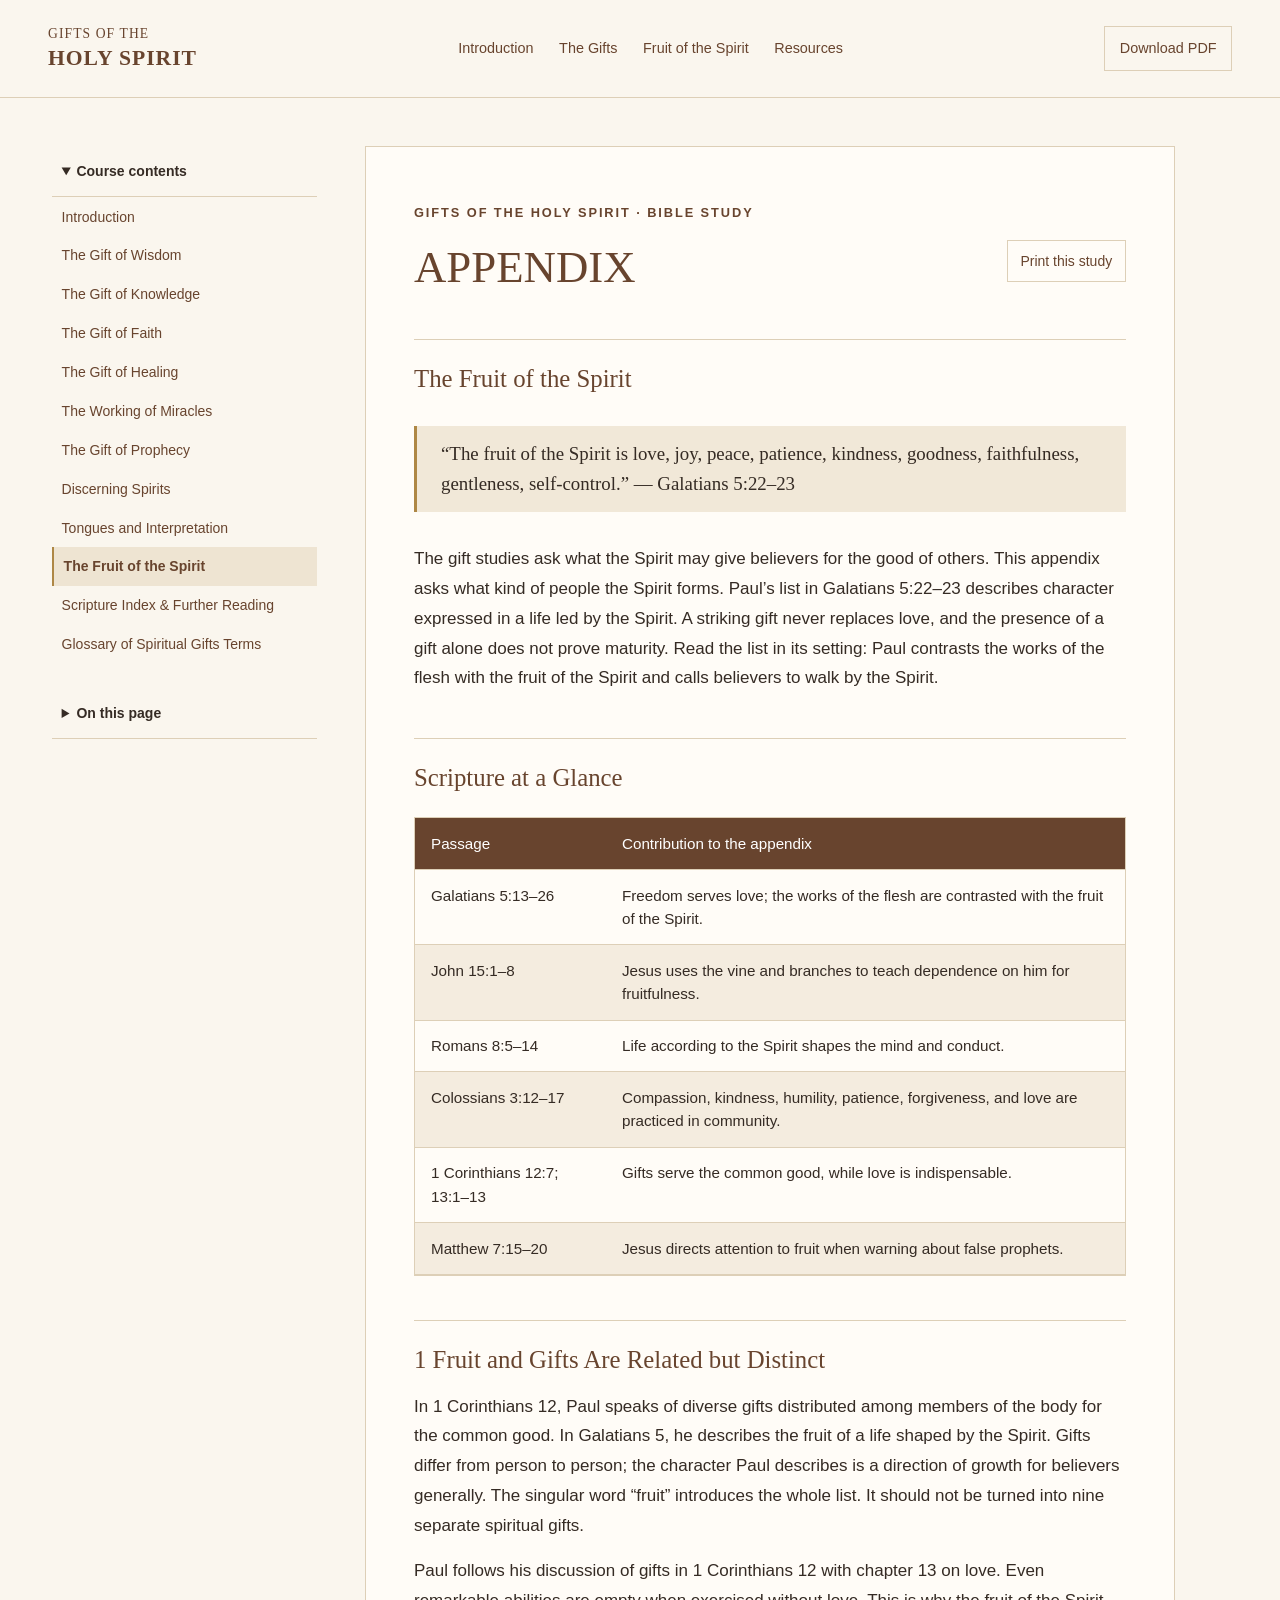
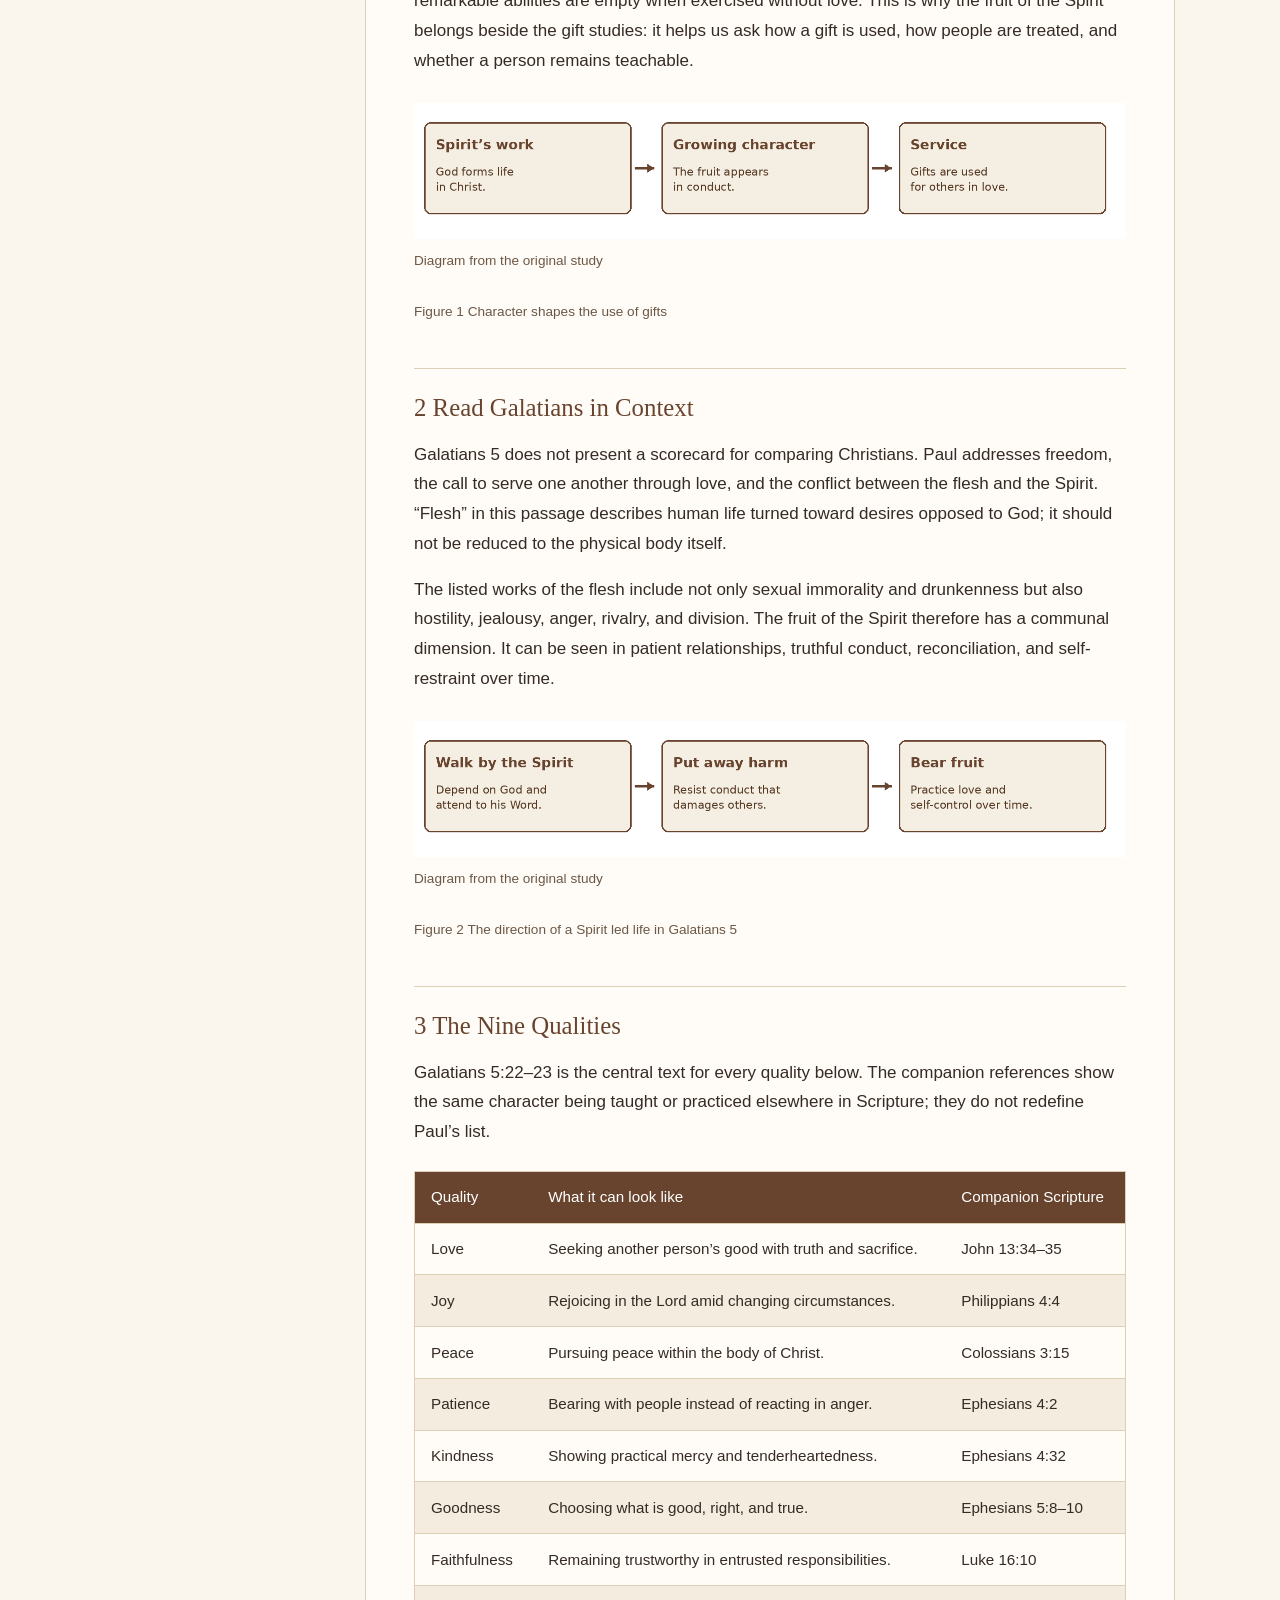
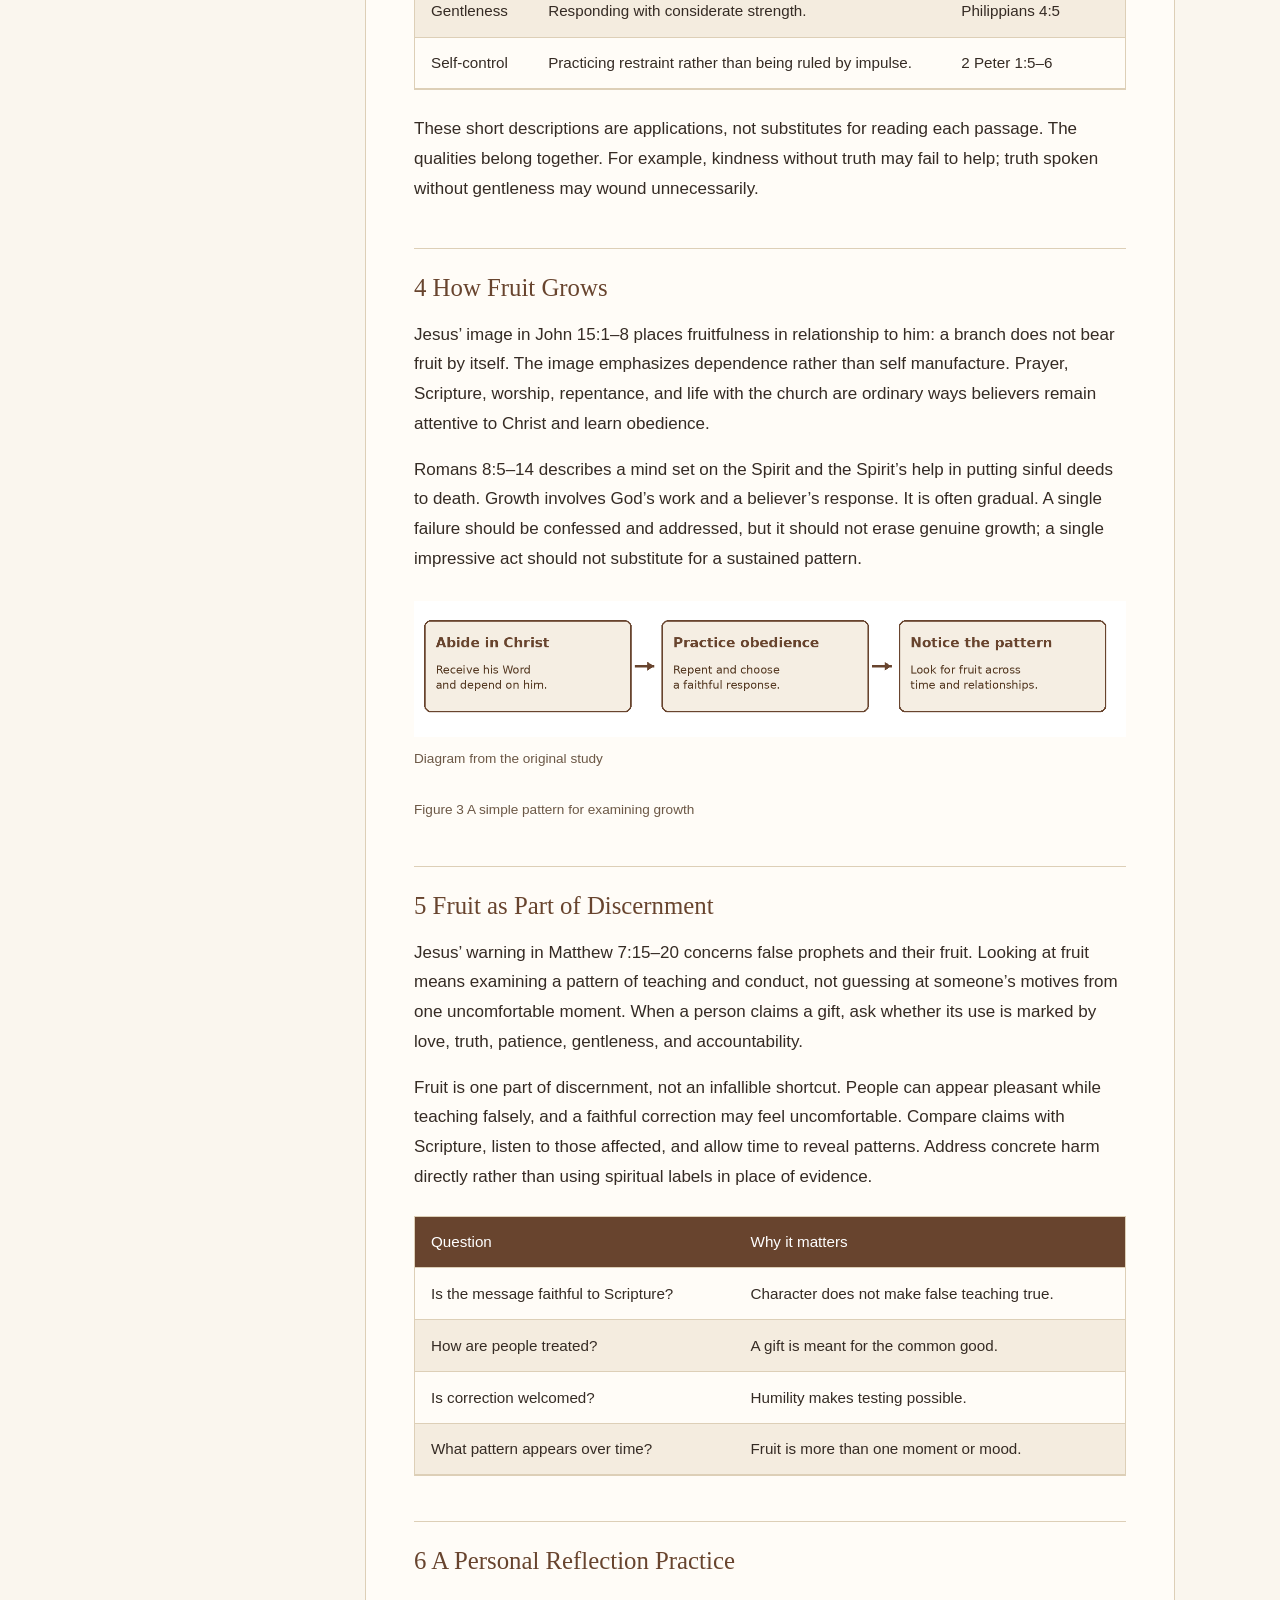
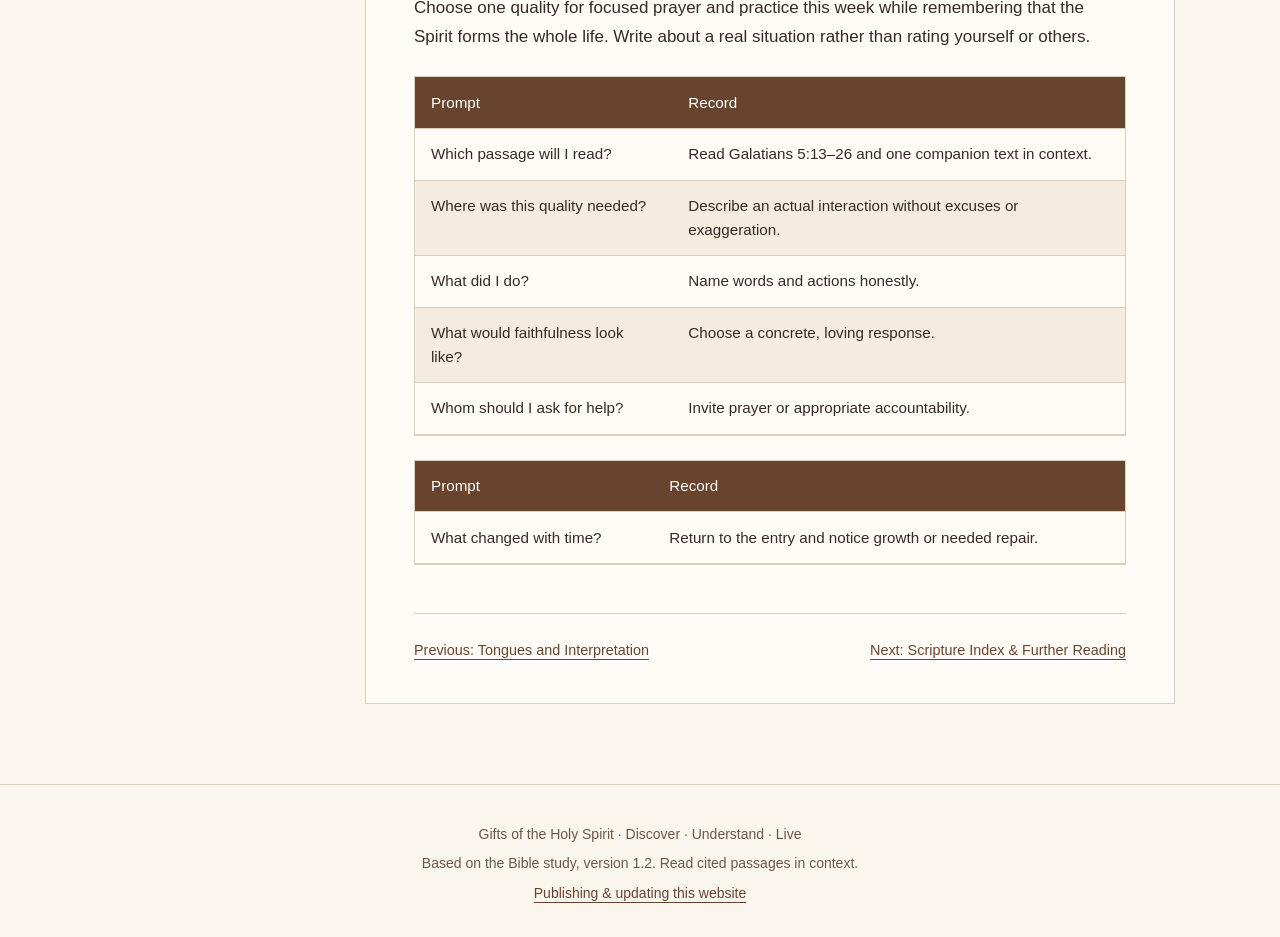
<file: fruit.html>
<!doctype html><html lang="en"><head><meta charset="utf-8"><meta name="viewport" content="width=device-width, initial-scale=1"><title>The Fruit of the Spirit | Gifts of the Holy Spirit</title><meta name="description" content="A Bible study on spiritual gifts, Scripture, discernment, and service for the common good."><link rel="icon" href="assets/favicon.svg"><link rel="stylesheet" href="assets/style.css"><script src="assets/app.js" defer></script></head><body><a class="skip" href="#main">Skip to content</a><header><a class="brand" href="index.html">GIFTS OF THE<br><strong>HOLY SPIRIT</strong></a><nav aria-label="Main navigation"><a href="introduction.html">Introduction</a><a href="index.html#studies">The Gifts</a><a href="fruit.html">Fruit of the Spirit</a><a href="resources.html">Resources</a></nav><a class="download" href="gifts-of-the-holy-spirit.pdf" download>Download PDF</a></header><main id="main" class="reader"><aside><details open><summary>Course contents</summary><a href="introduction.html">Introduction</a><a href="wisdom.html">The Gift of Wisdom</a><a href="knowledge.html">The Gift of Knowledge</a><a href="faith.html">The Gift of Faith</a><a href="healing.html">The Gift of Healing</a><a href="miracles.html">The Working of Miracles</a><a href="prophecy.html">The Gift of Prophecy</a><a href="discernment.html">Discerning Spirits</a><a href="tongues.html">Tongues and Interpretation</a><a href="fruit.html">The Fruit of the Spirit</a><a href="resources.html">Scripture Index & Further Reading</a><a href="glossary.html">Glossary of Spiritual Gifts Terms</a></details><details><summary>On this page</summary><a href="#section-2">The Fruit of the Spirit</a><a href="#section-3">Scripture at a Glance</a><a href="#section-4">1 Fruit and Gifts Are Related but Distinct</a><a href="#section-5">2 Read Galatians in Context</a><a href="#section-6">3 The Nine Qualities</a><a href="#section-7">4 How Fruit Grows</a><a href="#section-8">5 Fruit as Part of Discernment</a><a href="#section-9">6 A Personal Reflection Practice</a></details></aside><article><p class="eyebrow">GIFTS OF THE HOLY SPIRIT · BIBLE STUDY</p><div class="tools"><button onclick="window.print()">Print this study</button></div><h1>APPENDIX</h1><h2 id="section-2">The Fruit of the Spirit</h2><blockquote>“The fruit of the Spirit is love, joy, peace, patience, kindness, goodness, faithfulness, gentleness, self-control.” — Galatians 5:22–23</blockquote><p>The gift studies ask what the Spirit may give believers for the good of others. This appendix asks what kind  of people the Spirit forms. Paul’s list in Galatians 5:22–23 describes character expressed in a life led by the  Spirit. A striking gift never replaces love, and the presence of a gift alone does not prove maturity. Read the  list in its setting: Paul contrasts the works of the flesh with the fruit of the Spirit and calls believers to walk by  the Spirit. </p><h2 id="section-3">Scripture at a Glance</h2><div class="table-wrap" role="region" aria-label="Study reference table" tabindex="0"><table><thead><tr><th scope="col">Passage</th><th scope="col">Contribution to the appendix</th></tr></thead><tbody><tr><td>Galatians 5:13–26</td><td>Freedom serves love; the works of the flesh are contrasted with the fruit of the Spirit.</td></tr><tr><td>John 15:1–8</td><td>Jesus uses the vine and branches to teach dependence on him for fruitfulness.</td></tr><tr><td>Romans 8:5–14</td><td>Life according to the Spirit shapes the mind and conduct.</td></tr><tr><td>Colossians 3:12–17</td><td>Compassion, kindness, humility, patience, forgiveness, and love are practiced in community.</td></tr><tr><td>1 Corinthians 12:7; 13:1–13</td><td>Gifts serve the common good, while love is indispensable.</td></tr><tr><td>Matthew 7:15–20</td><td>Jesus directs attention to fruit when warning about false prophets.</td></tr></tbody></table></div><h2 id="section-4">1 Fruit and Gifts Are Related but Distinct</h2><p>In 1 Corinthians 12, Paul speaks of diverse gifts distributed among members of the body for the common  good. In Galatians 5, he describes the fruit of a life shaped by the Spirit. Gifts differ from person to person;  the character Paul describes is a direction of growth for believers generally. The singular word “fruit”  introduces the whole list. It should not be turned into nine separate spiritual gifts. </p><p>Paul follows his discussion of gifts in 1 Corinthians 12 with chapter 13 on love. Even remarkable abilities  are empty when exercised without love. This is why the fruit of the Spirit belongs beside the gift studies: it  helps us ask how a gift is used, how people are treated, and whether a person remains teachable. </p><figure><img loading="lazy" src="assets/diagram-40-0.png" alt="Study diagram from page 40 of the original Bible study"><figcaption>Diagram from the original study</figcaption></figure><p class="caption">Figure 1 Character shapes the use of gifts</p><h2 id="section-5">2 Read Galatians in Context</h2><p>Galatians 5 does not present a scorecard for comparing Christians. Paul addresses freedom, the call to  serve one another through love, and the conflict between the flesh and the Spirit. “Flesh” in this passage  describes human life turned toward desires opposed to God; it should not be reduced to the physical body  itself. </p><p>The listed works of the flesh include not only sexual immorality and drunkenness but also hostility, jealousy,  anger, rivalry, and division. The fruit of the Spirit therefore has a communal dimension. It can be seen in  patient relationships, truthful conduct, reconciliation, and self-restraint over time. </p><figure><img loading="lazy" src="assets/diagram-41-1.png" alt="Study diagram from page 41 of the original Bible study"><figcaption>Diagram from the original study</figcaption></figure><p class="caption">Figure 2 The direction of a Spirit led life in Galatians 5</p><h2 id="section-6">3 The Nine Qualities</h2><p>Galatians 5:22–23 is the central text for every quality below. The companion references show the same  character being taught or practiced elsewhere in Scripture; they do not redefine Paul’s list. </p><div class="table-wrap" role="region" aria-label="Study reference table" tabindex="0"><table><thead><tr><th scope="col">Quality</th><th scope="col">What it can look like</th><th scope="col">Companion Scripture</th></tr></thead><tbody><tr><td>Love</td><td>Seeking another person’s good with truth and sacrifice.</td><td>John 13:34–35</td></tr><tr><td>Joy</td><td>Rejoicing in the Lord amid changing circumstances.</td><td>Philippians 4:4</td></tr><tr><td>Peace</td><td>Pursuing peace within the body of Christ.</td><td>Colossians 3:15</td></tr><tr><td>Patience</td><td>Bearing with people instead of reacting in anger.</td><td>Ephesians 4:2</td></tr><tr><td>Kindness</td><td>Showing practical mercy and tenderheartedness.</td><td>Ephesians 4:32</td></tr><tr><td>Goodness</td><td>Choosing what is good, right, and true.</td><td>Ephesians 5:8–10</td></tr><tr><td>Faithfulness</td><td>Remaining trustworthy in entrusted responsibilities.</td><td>Luke 16:10</td></tr><tr><td>Gentleness</td><td>Responding with considerate strength.</td><td>Philippians 4:5</td></tr><tr><td>Self-control</td><td>Practicing restraint rather than being ruled by impulse.</td><td>2 Peter 1:5–6</td></tr></tbody></table></div><p>  These short descriptions are applications, not substitutes for reading each passage. The qualities belong  together. For example, kindness without truth may fail to help; truth spoken without gentleness may wound  unnecessarily. </p><h2 id="section-7">4 How Fruit Grows</h2><p>Jesus’ image in John 15:1–8 places fruitfulness in relationship to him: a branch does not bear fruit by itself.  The image emphasizes dependence rather than self manufacture. Prayer, Scripture, worship, repentance,  and life with the church are ordinary ways believers remain attentive to Christ and learn obedience. </p><p>Romans 8:5–14 describes a mind set on the Spirit and the Spirit’s help in putting sinful deeds to death.  Growth involves God’s work and a believer’s response. It is often gradual. A single failure should be  confessed and addressed, but it should not erase genuine growth; a single impressive act should not  substitute for a sustained pattern. </p><figure><img loading="lazy" src="assets/diagram-42-2.png" alt="Study diagram from page 42 of the original Bible study"><figcaption>Diagram from the original study</figcaption></figure><p class="caption">Figure 3 A simple pattern for examining growth</p><h2 id="section-8">5 Fruit as Part of Discernment</h2><p>Jesus’ warning in Matthew 7:15–20 concerns false prophets and their fruit. Looking at fruit means  examining a pattern of teaching and conduct, not guessing at someone’s motives from one uncomfortable  moment. When a person claims a gift, ask whether its use is marked by love, truth, patience, gentleness,  and accountability. </p><p>Fruit is one part of discernment, not an infallible shortcut. People can appear pleasant while teaching  falsely, and a faithful correction may feel uncomfortable. Compare claims with Scripture, listen to those  affected, and allow time to reveal patterns. Address concrete harm directly rather than using spiritual labels  in place of evidence. </p><div class="table-wrap" role="region" aria-label="Study reference table" tabindex="0"><table><thead><tr><th scope="col">Question</th><th scope="col">Why it matters</th></tr></thead><tbody><tr><td>Is the message faithful to Scripture?</td><td>Character does not make false teaching true.</td></tr><tr><td>How are people treated?</td><td>A gift is meant for the common good.</td></tr><tr><td>Is correction welcomed?</td><td>Humility makes testing possible.</td></tr><tr><td>What pattern appears over time?</td><td>Fruit is more than one moment or mood.</td></tr></tbody></table></div><h2 id="section-9">6 A Personal Reflection Practice</h2><p>Choose one quality for focused prayer and practice this week while remembering that the Spirit forms the  whole life. Write about a real situation rather than rating yourself or others. </p><div class="table-wrap" role="region" aria-label="Study reference table" tabindex="0"><table><thead><tr><th scope="col">Prompt</th><th scope="col">Record</th></tr></thead><tbody><tr><td>Which passage will I read?</td><td>Read Galatians 5:13–26 and one companion text in context.</td></tr><tr><td>Where was this quality needed?</td><td>Describe an actual interaction without excuses or exaggeration.</td></tr><tr><td>What did I do?</td><td>Name words and actions honestly.</td></tr><tr><td>What would faithfulness look like?</td><td>Choose a concrete, loving response.</td></tr><tr><td>Whom should I ask for help?</td><td>Invite prayer or appropriate accountability.</td></tr></tbody></table></div><div class="table-wrap" role="region" aria-label="Study reference table" tabindex="0"><table><thead><tr><th scope="col">Prompt</th><th scope="col">Record</th></tr></thead><tbody><tr><td>What changed with time?</td><td>Return to the entry and notice growth or needed repair.</td></tr></tbody></table></div><div class="next-prev"><a href="tongues.html">Previous: Tongues and Interpretation</a><a href="resources.html">Next: Scripture Index & Further Reading</a></div></article></main><footer><p>Gifts of the Holy Spirit · Discover · Understand · Live</p><p>Based on the Bible study, version 1.2. Read cited passages in context.</p><a href="publishing.html">Publishing & updating this website</a></footer></body></html>
</file>
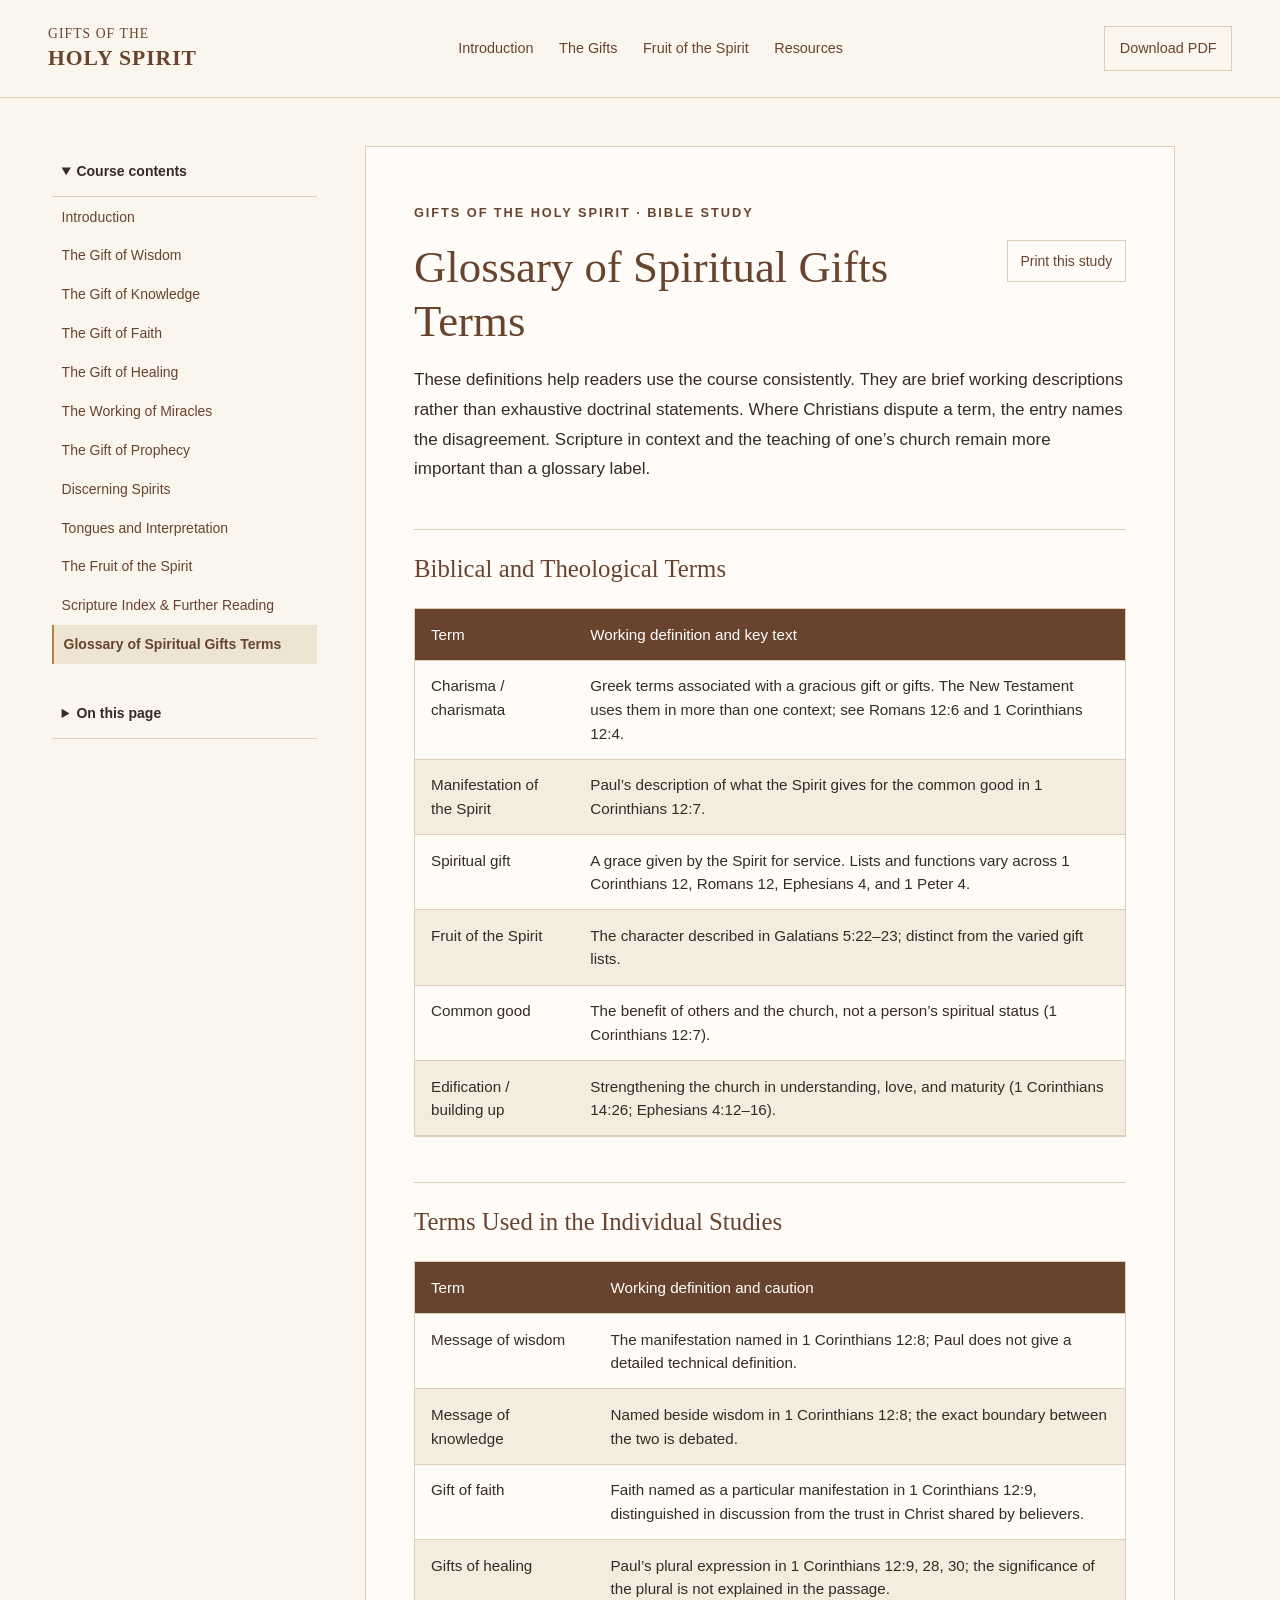
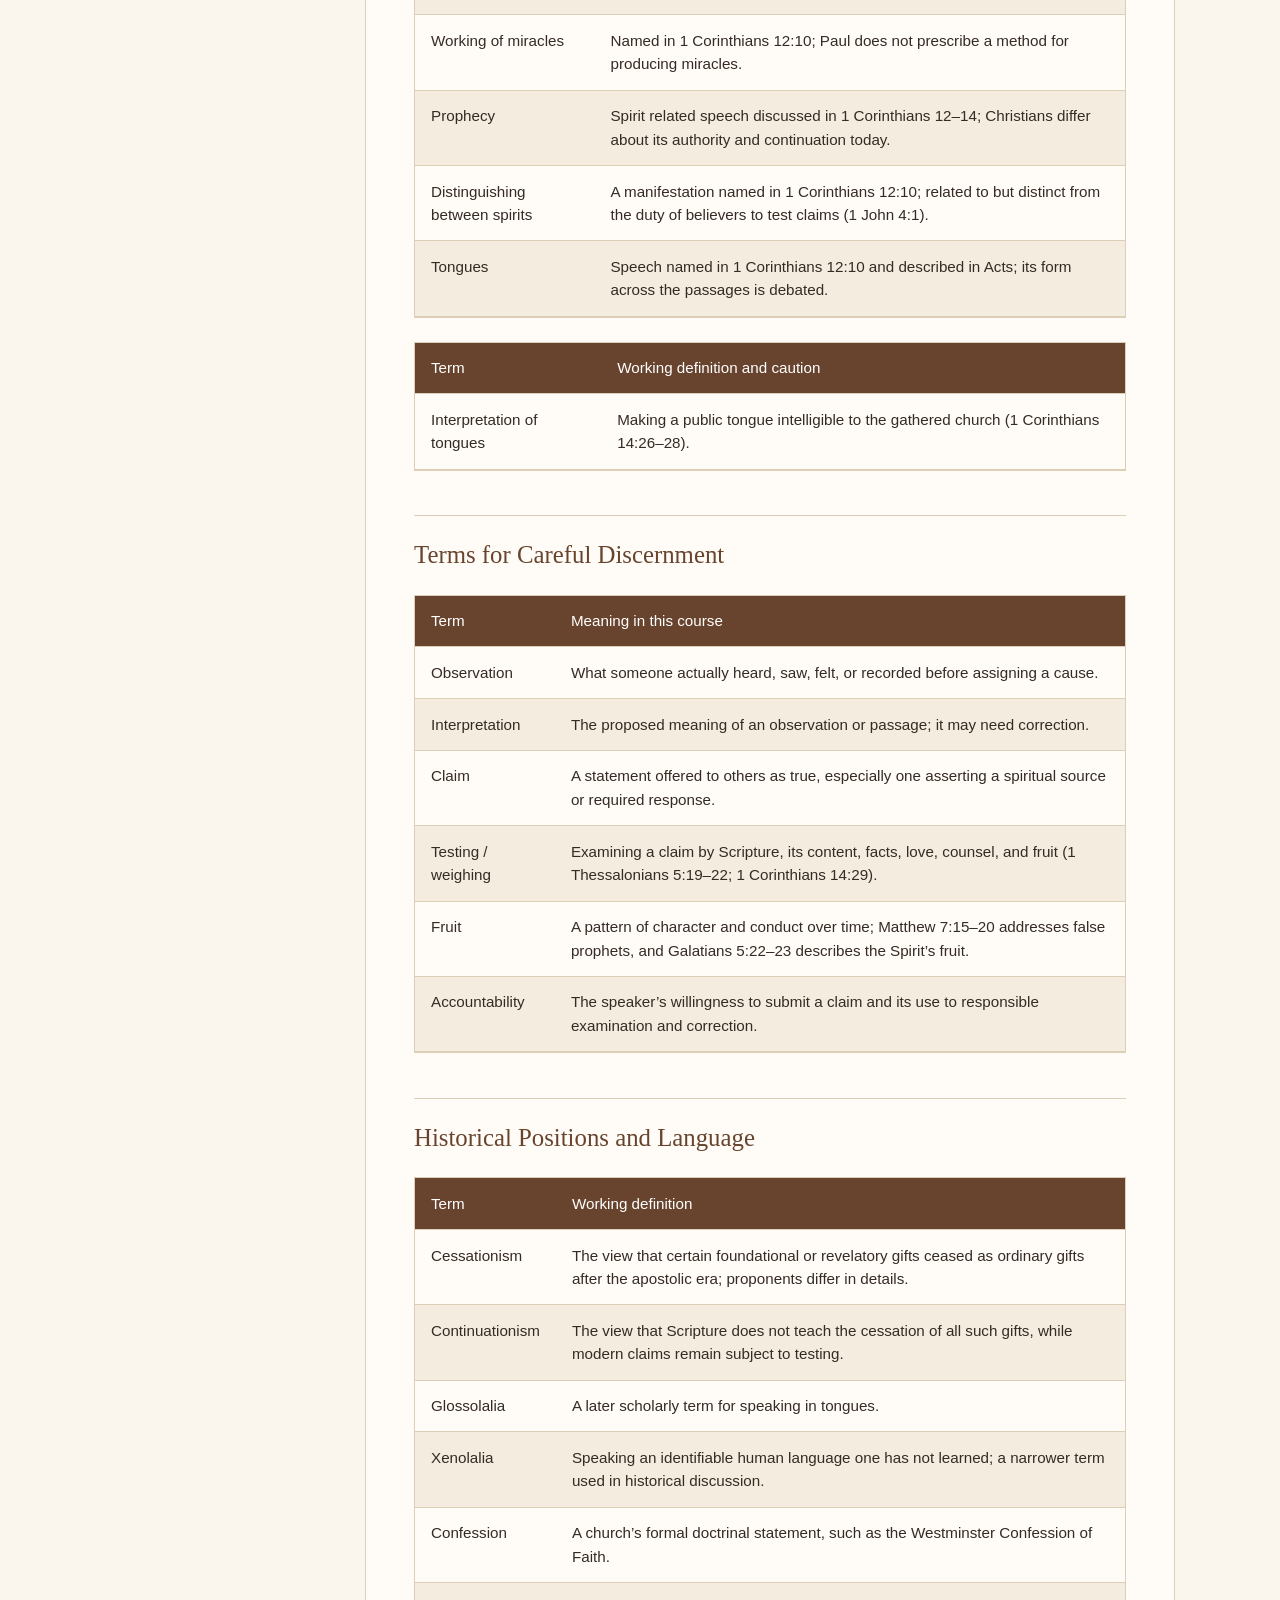
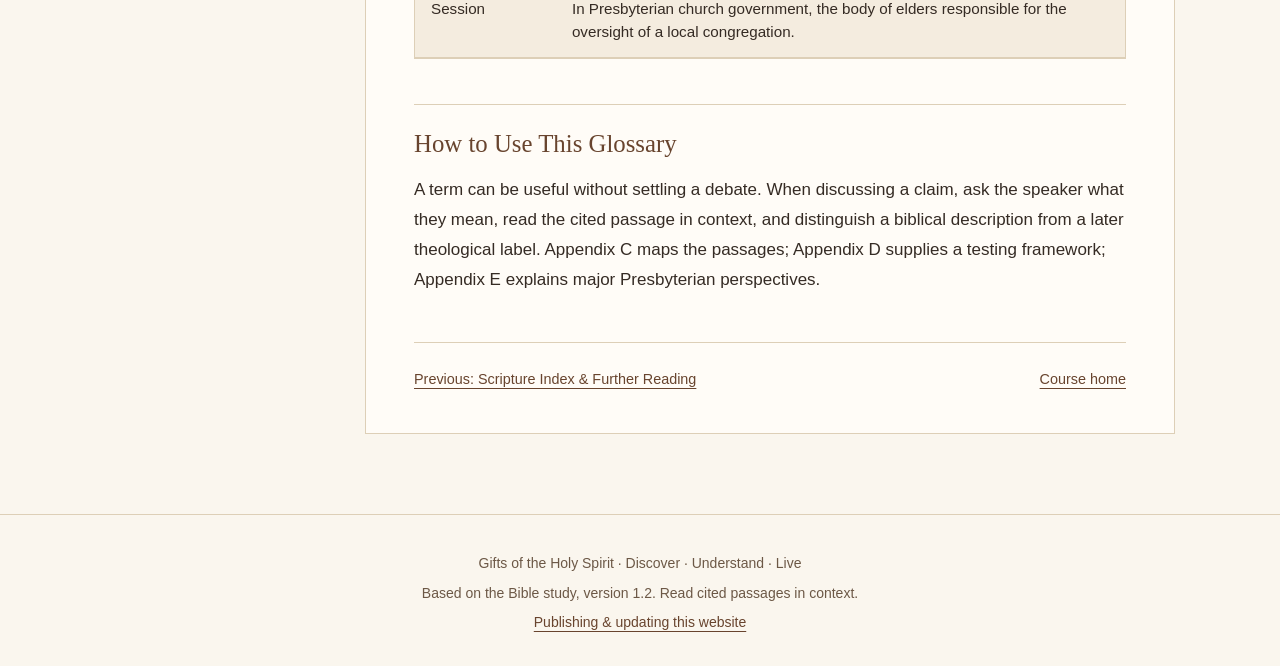
<file: glossary.html>
<!doctype html><html lang="en"><head><meta charset="utf-8"><meta name="viewport" content="width=device-width, initial-scale=1"><title>Glossary of Spiritual Gifts Terms | Gifts of the Holy Spirit</title><meta name="description" content="A Bible study on spiritual gifts, Scripture, discernment, and service for the common good."><link rel="icon" href="assets/favicon.svg"><link rel="stylesheet" href="assets/style.css"><script src="assets/app.js" defer></script></head><body><a class="skip" href="#main">Skip to content</a><header><a class="brand" href="index.html">GIFTS OF THE<br><strong>HOLY SPIRIT</strong></a><nav aria-label="Main navigation"><a href="introduction.html">Introduction</a><a href="index.html#studies">The Gifts</a><a href="fruit.html">Fruit of the Spirit</a><a href="resources.html">Resources</a></nav><a class="download" href="gifts-of-the-holy-spirit.pdf" download>Download PDF</a></header><main id="main" class="reader"><aside><details open><summary>Course contents</summary><a href="introduction.html">Introduction</a><a href="wisdom.html">The Gift of Wisdom</a><a href="knowledge.html">The Gift of Knowledge</a><a href="faith.html">The Gift of Faith</a><a href="healing.html">The Gift of Healing</a><a href="miracles.html">The Working of Miracles</a><a href="prophecy.html">The Gift of Prophecy</a><a href="discernment.html">Discerning Spirits</a><a href="tongues.html">Tongues and Interpretation</a><a href="fruit.html">The Fruit of the Spirit</a><a href="resources.html">Scripture Index & Further Reading</a><a href="glossary.html">Glossary of Spiritual Gifts Terms</a></details><details><summary>On this page</summary><a href="#section-2">Biblical and Theological Terms</a><a href="#section-3">Terms Used in the Individual Studies</a><a href="#section-4">Terms for Careful Discernment</a><a href="#section-5">Historical Positions and Language</a><a href="#section-6">How to Use This Glossary</a></details></aside><article><p class="eyebrow">GIFTS OF THE HOLY SPIRIT · BIBLE STUDY</p><div class="tools"><button onclick="window.print()">Print this study</button></div><h1>Glossary of Spiritual Gifts Terms</h1><p>These definitions help readers use the course consistently. They are brief working descriptions rather than  exhaustive doctrinal statements. Where Christians dispute a term, the entry names the disagreement.  Scripture in context and the teaching of one’s church remain more important than a glossary label. </p><h2 id="section-2">Biblical and Theological Terms</h2><div class="table-wrap" role="region" aria-label="Study reference table" tabindex="0"><table><thead><tr><th scope="col">Term</th><th scope="col">Working definition and key text</th></tr></thead><tbody><tr><td>Charisma / charismata</td><td>Greek terms associated with a gracious gift or gifts. The New Testament uses them in more than one context; see Romans 12:6 and 1 Corinthians 12:4.</td></tr><tr><td>Manifestation of the Spirit</td><td>Paul’s description of what the Spirit gives for the common good in 1 Corinthians 12:7.</td></tr><tr><td>Spiritual gift</td><td>A grace given by the Spirit for service. Lists and functions vary across 1 Corinthians 12, Romans 12, Ephesians 4, and 1 Peter 4.</td></tr><tr><td>Fruit of the Spirit</td><td>The character described in Galatians 5:22–23; distinct from the varied gift lists.</td></tr><tr><td>Common good</td><td>The benefit of others and the church, not a person’s spiritual status (1 Corinthians 12:7).</td></tr><tr><td>Edification / building up</td><td>Strengthening the church in understanding, love, and maturity (1 Corinthians 14:26; Ephesians 4:12–16).</td></tr></tbody></table></div><h2 id="section-3">Terms Used in the Individual Studies</h2><div class="table-wrap" role="region" aria-label="Study reference table" tabindex="0"><table><thead><tr><th scope="col">Term</th><th scope="col">Working definition and caution</th></tr></thead><tbody><tr><td>Message of wisdom</td><td>The manifestation named in 1 Corinthians 12:8; Paul does not give a detailed technical definition.</td></tr><tr><td>Message of knowledge</td><td>Named beside wisdom in 1 Corinthians 12:8; the exact boundary between the two is debated.</td></tr><tr><td>Gift of faith</td><td>Faith named as a particular manifestation in 1 Corinthians 12:9, distinguished in discussion from the trust in Christ shared by believers.</td></tr><tr><td>Gifts of healing</td><td>Paul’s plural expression in 1 Corinthians 12:9, 28, 30; the significance of the plural is not explained in the passage.</td></tr><tr><td>Working of miracles</td><td>Named in 1 Corinthians 12:10; Paul does not prescribe a method for producing miracles.</td></tr><tr><td>Prophecy</td><td>Spirit related speech discussed in 1 Corinthians 12–14; Christians differ about its authority and continuation today.</td></tr><tr><td>Distinguishing between spirits</td><td>A manifestation named in 1 Corinthians 12:10; related to but distinct from the duty of believers to test claims (1 John 4:1).</td></tr><tr><td>Tongues</td><td>Speech named in 1 Corinthians 12:10 and described in Acts; its form across the passages is debated.</td></tr></tbody></table></div><div class="table-wrap" role="region" aria-label="Study reference table" tabindex="0"><table><thead><tr><th scope="col">Term</th><th scope="col">Working definition and caution</th></tr></thead><tbody><tr><td>Interpretation of tongues</td><td>Making a public tongue intelligible to the gathered church (1 Corinthians 14:26–28).</td></tr></tbody></table></div><h2 id="section-4">Terms for Careful Discernment</h2><div class="table-wrap" role="region" aria-label="Study reference table" tabindex="0"><table><thead><tr><th scope="col">Term</th><th scope="col">Meaning in this course</th></tr></thead><tbody><tr><td>Observation</td><td>What someone actually heard, saw, felt, or recorded before assigning a cause.</td></tr><tr><td>Interpretation</td><td>The proposed meaning of an observation or passage; it may need correction.</td></tr><tr><td>Claim</td><td>A statement offered to others as true, especially one asserting a spiritual source or required response.</td></tr><tr><td>Testing / weighing</td><td>Examining a claim by Scripture, its content, facts, love, counsel, and fruit (1 Thessalonians 5:19–22; 1 Corinthians 14:29).</td></tr><tr><td>Fruit</td><td>A pattern of character and conduct over time; Matthew 7:15–20 addresses false prophets, and Galatians 5:22–23 describes the Spirit’s fruit.</td></tr><tr><td>Accountability</td><td>The speaker’s willingness to submit a claim and its use to responsible examination and correction.</td></tr></tbody></table></div><h2 id="section-5">Historical Positions and Language</h2><div class="table-wrap" role="region" aria-label="Study reference table" tabindex="0"><table><thead><tr><th scope="col">Term</th><th scope="col">Working definition</th></tr></thead><tbody><tr><td>Cessationism</td><td>The view that certain foundational or revelatory gifts ceased as ordinary gifts after the apostolic era; proponents differ in details.</td></tr><tr><td>Continuationism</td><td>The view that Scripture does not teach the cessation of all such gifts, while modern claims remain subject to testing.</td></tr><tr><td>Glossolalia</td><td>A later scholarly term for speaking in tongues.</td></tr><tr><td>Xenolalia</td><td>Speaking an identifiable human language one has not learned; a narrower term used in historical discussion.</td></tr><tr><td>Confession</td><td>A church’s formal doctrinal statement, such as the Westminster Confession of Faith.</td></tr><tr><td>Session</td><td>In Presbyterian church government, the body of elders responsible for the oversight of a local congregation.</td></tr></tbody></table></div><h2 id="section-6">How to Use This Glossary</h2><p>A term can be useful without settling a debate. When discussing a claim, ask the speaker what they mean,  read the cited passage in context, and distinguish a biblical description from a later theological label.  Appendix C maps the passages; Appendix D supplies a testing framework; Appendix E explains major  Presbyterian perspectives. </p><div class="next-prev"><a href="resources.html">Previous: Scripture Index & Further Reading</a><a href="index.html">Course home</a></div></article></main><footer><p>Gifts of the Holy Spirit · Discover · Understand · Live</p><p>Based on the Bible study, version 1.2. Read cited passages in context.</p><a href="publishing.html">Publishing & updating this website</a></footer></body></html>
</file>
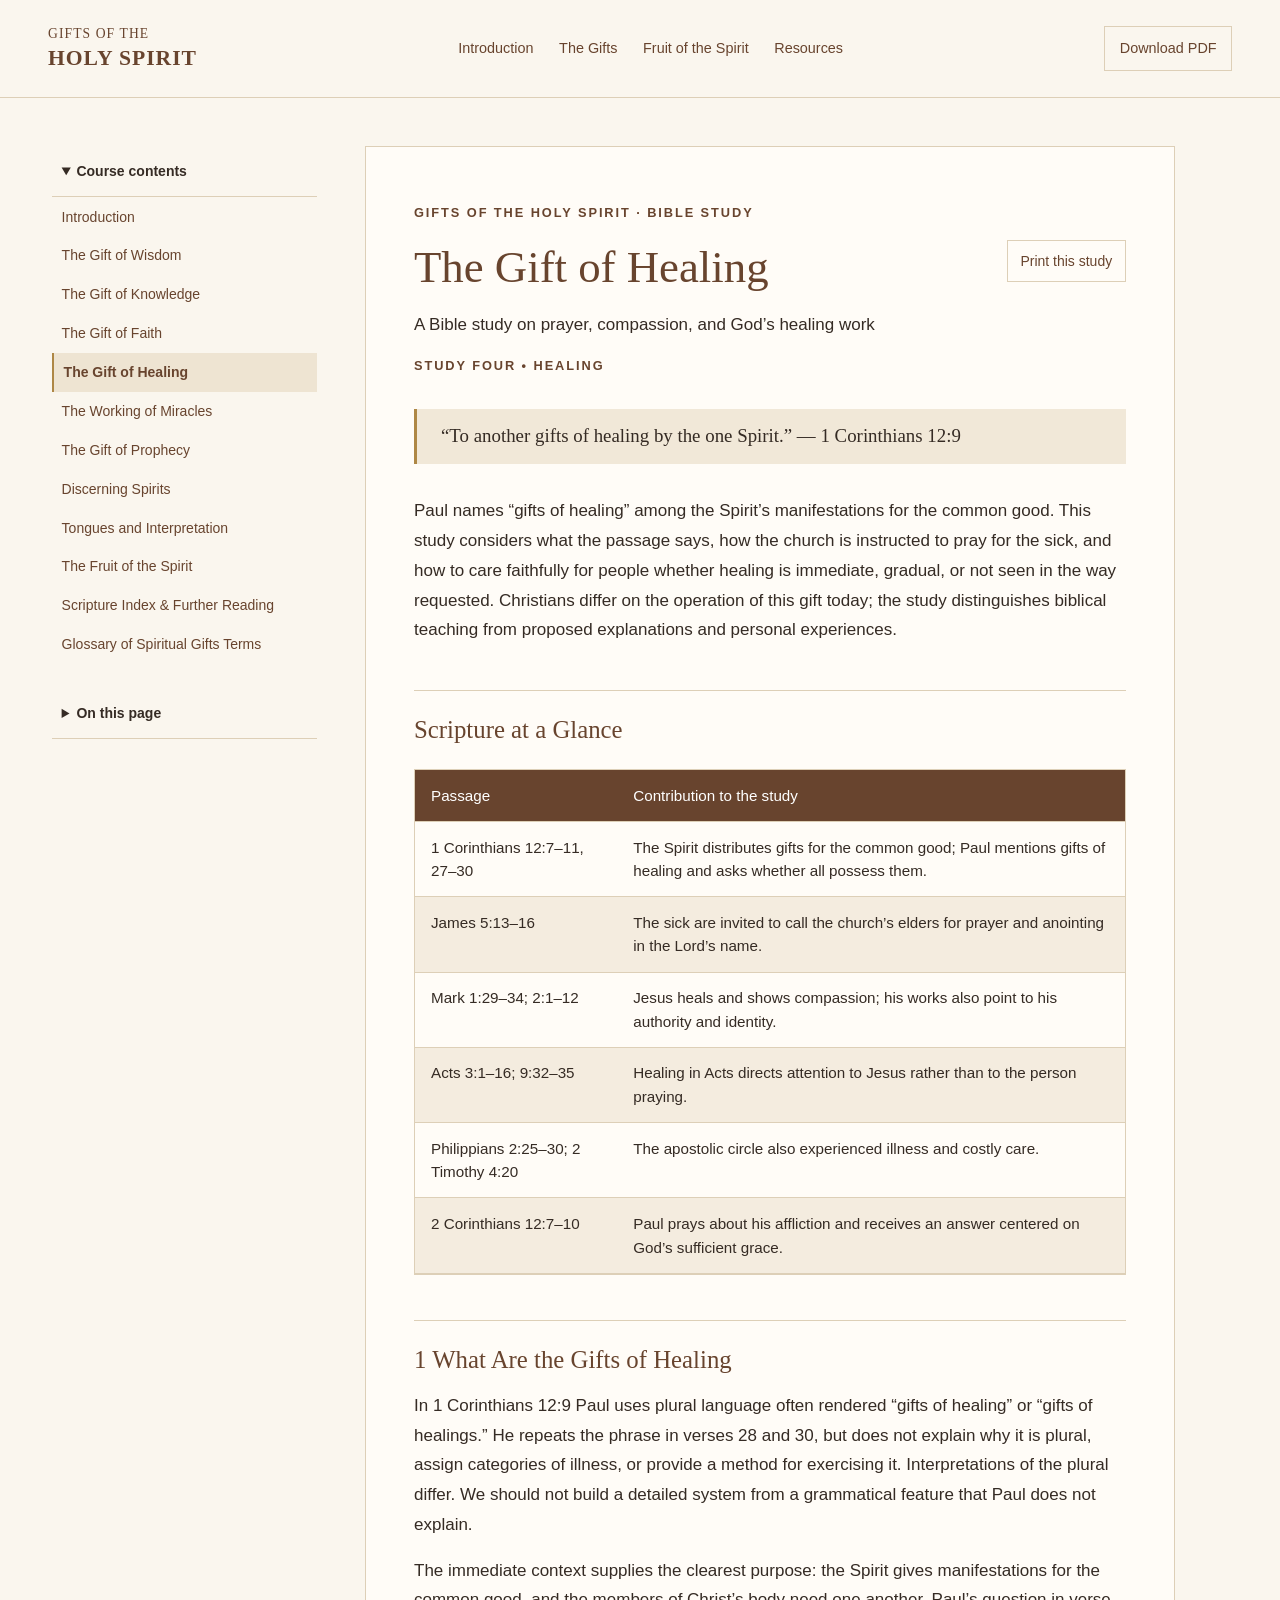
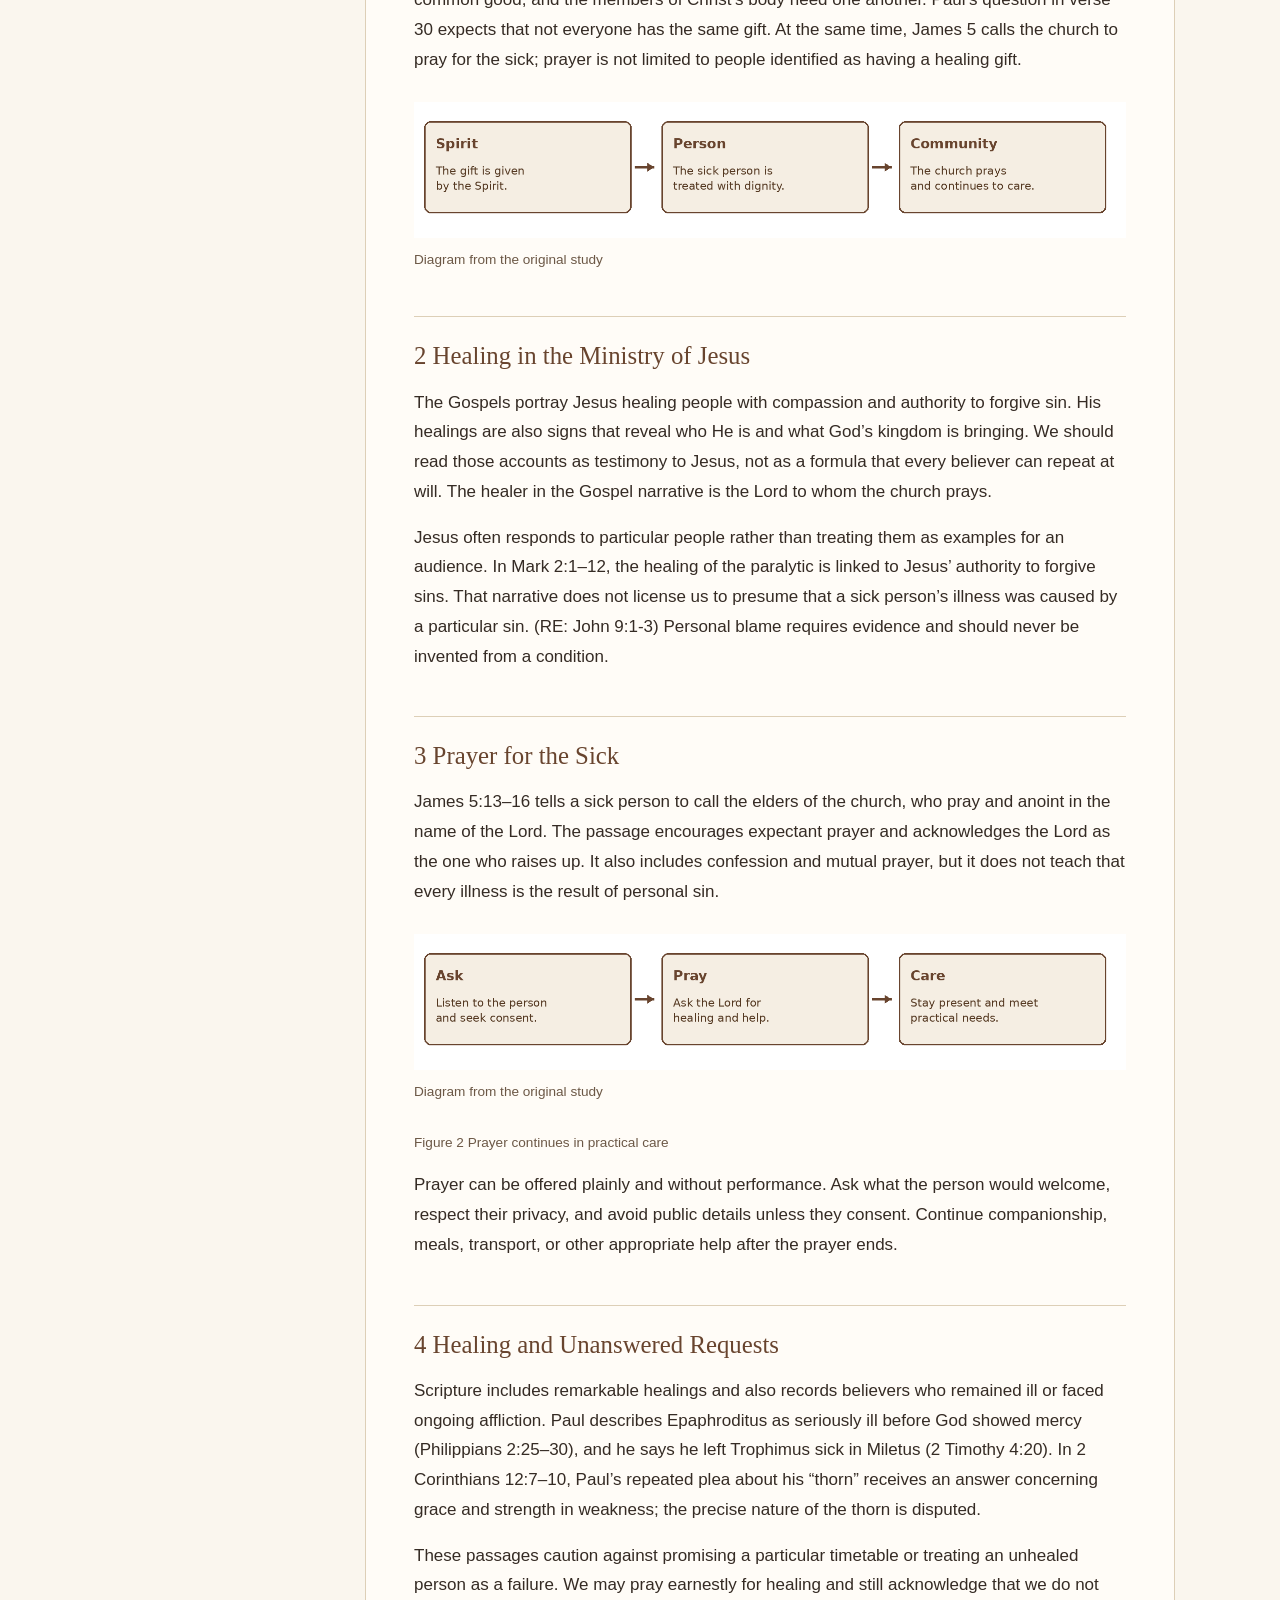
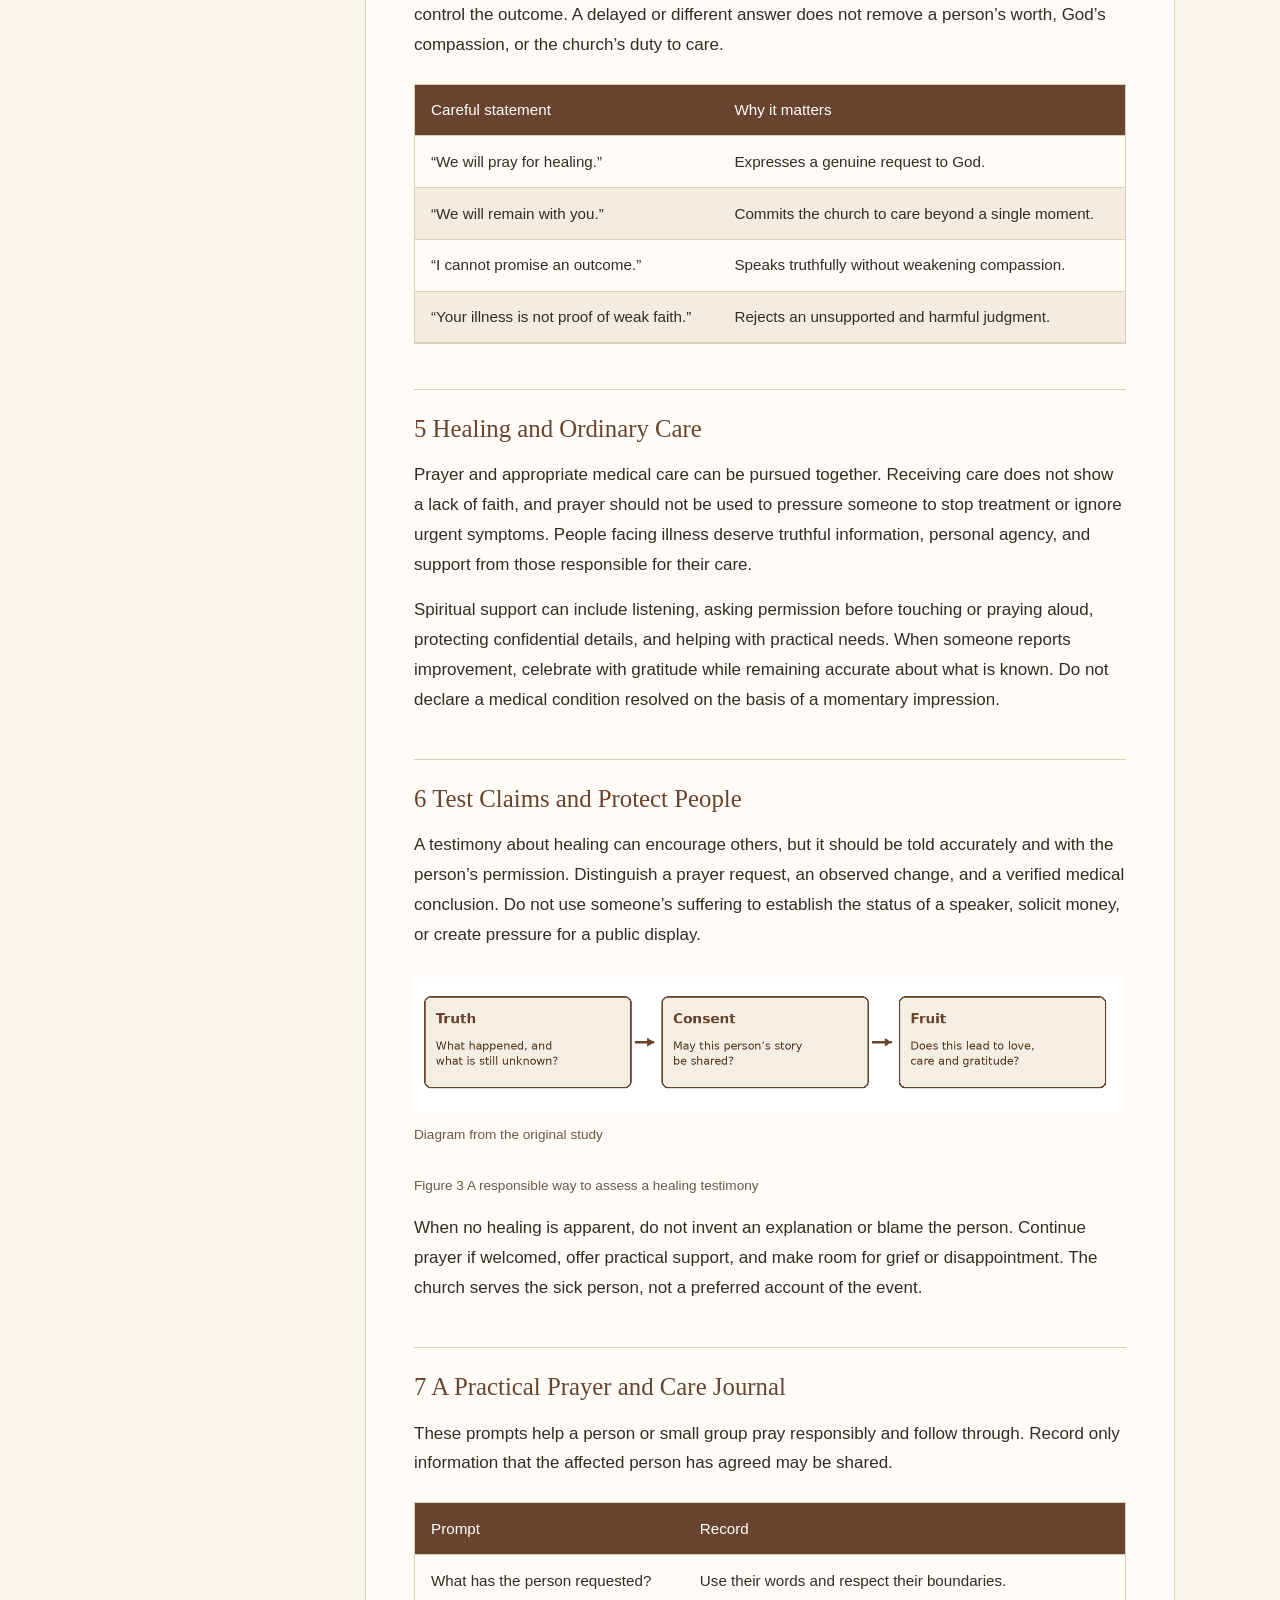
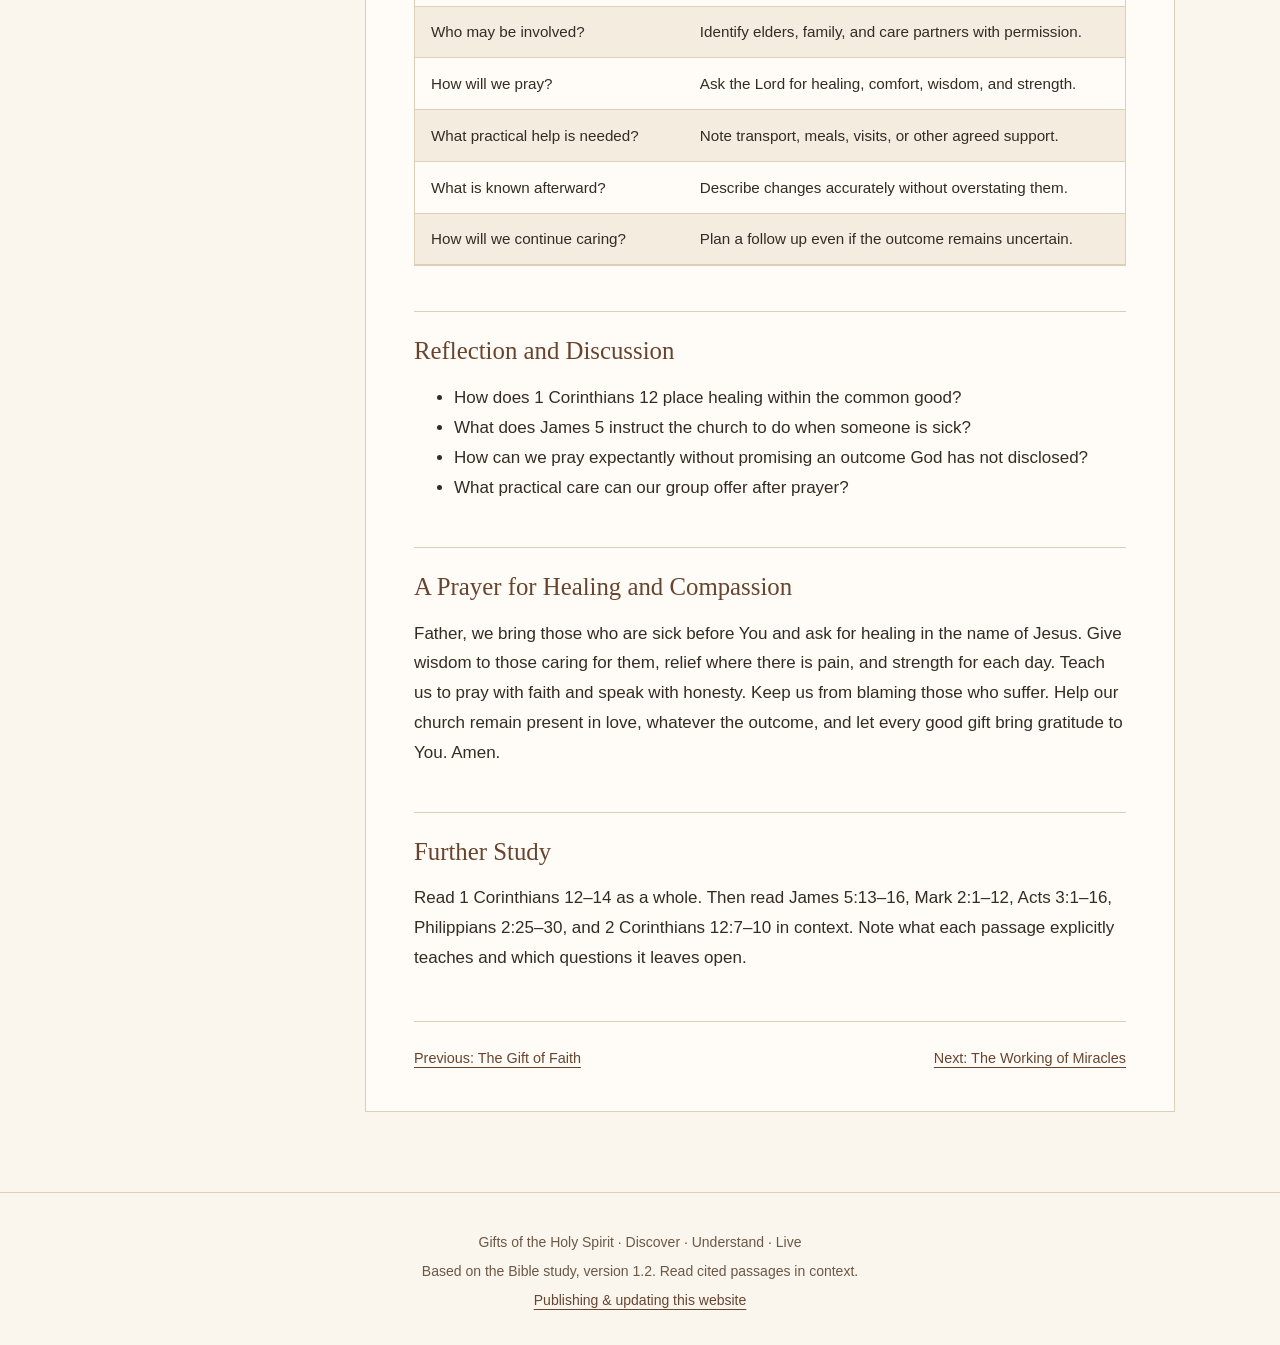
<file: healing.html>
<!doctype html><html lang="en"><head><meta charset="utf-8"><meta name="viewport" content="width=device-width, initial-scale=1"><title>The Gift of Healing | Gifts of the Holy Spirit</title><meta name="description" content="A Bible study on spiritual gifts, Scripture, discernment, and service for the common good."><link rel="icon" href="assets/favicon.svg"><link rel="stylesheet" href="assets/style.css"><script src="assets/app.js" defer></script></head><body><a class="skip" href="#main">Skip to content</a><header><a class="brand" href="index.html">GIFTS OF THE<br><strong>HOLY SPIRIT</strong></a><nav aria-label="Main navigation"><a href="introduction.html">Introduction</a><a href="index.html#studies">The Gifts</a><a href="fruit.html">Fruit of the Spirit</a><a href="resources.html">Resources</a></nav><a class="download" href="gifts-of-the-holy-spirit.pdf" download>Download PDF</a></header><main id="main" class="reader"><aside><details open><summary>Course contents</summary><a href="introduction.html">Introduction</a><a href="wisdom.html">The Gift of Wisdom</a><a href="knowledge.html">The Gift of Knowledge</a><a href="faith.html">The Gift of Faith</a><a href="healing.html">The Gift of Healing</a><a href="miracles.html">The Working of Miracles</a><a href="prophecy.html">The Gift of Prophecy</a><a href="discernment.html">Discerning Spirits</a><a href="tongues.html">Tongues and Interpretation</a><a href="fruit.html">The Fruit of the Spirit</a><a href="resources.html">Scripture Index & Further Reading</a><a href="glossary.html">Glossary of Spiritual Gifts Terms</a></details><details><summary>On this page</summary><a href="#section-2">Scripture at a Glance</a><a href="#section-3">1 What Are the Gifts of Healing</a><a href="#section-4">2 Healing in the Ministry of Jesus</a><a href="#section-5">3 Prayer for the Sick</a><a href="#section-6">4 Healing and Unanswered Requests</a><a href="#section-7">5 Healing and Ordinary Care</a><a href="#section-8">6 Test Claims and Protect People</a><a href="#section-9">7 A Practical Prayer and Care Journal</a><a href="#section-10">Reflection and Discussion</a><a href="#section-11">A Prayer for Healing and Compassion</a><a href="#section-12">Further Study</a></details></aside><article><p class="eyebrow">GIFTS OF THE HOLY SPIRIT · BIBLE STUDY</p><div class="tools"><button onclick="window.print()">Print this study</button></div><h1>The Gift of Healing</h1><p>A Bible study on prayer, compassion, and God’s healing work </p><p class="eyebrow">STUDY FOUR • HEALING</p><blockquote>“To another gifts of healing by the one Spirit.” — 1 Corinthians 12:9</blockquote><p>Paul names “gifts of healing” among the Spirit’s manifestations for the common good. This study considers  what the passage says, how the church is instructed to pray for the sick, and how to care faithfully for  people whether healing is immediate, gradual, or not seen in the way requested. Christians differ on the  operation of this gift today; the study distinguishes biblical teaching from proposed explanations and  personal experiences. </p><h2 id="section-2">Scripture at a Glance</h2><div class="table-wrap" role="region" aria-label="Study reference table" tabindex="0"><table><thead><tr><th scope="col">Passage</th><th scope="col">Contribution to the study</th></tr></thead><tbody><tr><td>1 Corinthians 12:7–11, 27–30</td><td>The Spirit distributes gifts for the common good; Paul mentions gifts of healing and asks whether all possess them.</td></tr><tr><td>James 5:13–16</td><td>The sick are invited to call the church’s elders for prayer and anointing in the Lord’s name.</td></tr><tr><td>Mark 1:29–34; 2:1–12</td><td>Jesus heals and shows compassion; his works also point to his authority and identity.</td></tr><tr><td>Acts 3:1–16; 9:32–35</td><td>Healing in Acts directs attention to Jesus rather than to the person praying.</td></tr><tr><td>Philippians 2:25–30; 2 Timothy 4:20</td><td>The apostolic circle also experienced illness and costly care.</td></tr><tr><td>2 Corinthians 12:7–10</td><td>Paul prays about his affliction and receives an answer centered on God’s sufficient grace.</td></tr></tbody></table></div><h2 id="section-3">1 What Are the Gifts of Healing</h2><p>In 1 Corinthians 12:9 Paul uses plural language often rendered “gifts of healing” or “gifts of healings.” He  repeats the phrase in verses 28 and 30, but does not explain why it is plural, assign categories of illness, or  provide a method for exercising it. Interpretations of the plural differ. We should not build a detailed system  from a grammatical feature that Paul does not explain. </p><p>The immediate context supplies the clearest purpose: the Spirit gives manifestations for the common good,  and the members of Christ’s body need one another. Paul’s question in verse 30 expects that not everyone  has the same gift. At the same time, James 5 calls the church to pray for the sick; prayer is not limited to  people identified as having a healing gift. </p><figure><img loading="lazy" src="assets/diagram-19-0.png" alt="Study diagram from page 19 of the original Bible study"><figcaption>Diagram from the original study</figcaption></figure><h2 id="section-4">2 Healing in the Ministry of Jesus</h2><p>The Gospels portray Jesus healing people with compassion and authority to forgive sin. His healings are  also signs that reveal who He is and what God’s kingdom is bringing. We should read those accounts as  testimony to Jesus, not as a formula that every believer can repeat at will. The healer in the Gospel  narrative is the Lord to whom the church prays. </p><p>Jesus often responds to particular people rather than treating them as examples for an audience. In Mark  2:1–12, the healing of the paralytic is linked to Jesus’ authority to forgive sins. That narrative does not  license us to presume that a sick person’s illness was caused by a particular sin. (RE: John 9:1-3) Personal  blame requires evidence and should never be invented from a condition. </p><h2 id="section-5">3 Prayer for the Sick</h2><p>James 5:13–16 tells a sick person to call the elders of the church, who pray and anoint in the name of the  Lord. The passage encourages expectant prayer and acknowledges the Lord as the one who raises up. It  also includes confession and mutual prayer, but it does not teach that every illness is the result of personal  sin. </p><figure><img loading="lazy" src="assets/diagram-20-1.png" alt="Study diagram from page 20 of the original Bible study"><figcaption>Diagram from the original study</figcaption></figure><p class="caption">Figure 2 Prayer continues in practical care</p><p>Prayer can be offered plainly and without performance. Ask what the person would welcome, respect their  privacy, and avoid public details unless they consent. Continue companionship, meals, transport, or other  appropriate help after the prayer ends. </p><h2 id="section-6">4 Healing and Unanswered Requests</h2><p>Scripture includes remarkable healings and also records believers who remained ill or faced ongoing  affliction. Paul describes Epaphroditus as seriously ill before God showed mercy (Philippians 2:25–30), and  he says he left Trophimus sick in Miletus (2 Timothy 4:20). In 2 Corinthians 12:7–10, Paul’s repeated plea  about his “thorn” receives an answer concerning grace and strength in weakness; the precise nature of the  thorn is disputed. </p><p>These passages caution against promising a particular timetable or treating an unhealed person as a  failure. We may pray earnestly for healing and still acknowledge that we do not control the outcome. A  delayed or different answer does not remove a person’s worth, God’s compassion, or the church’s duty to  care. </p><div class="table-wrap" role="region" aria-label="Study reference table" tabindex="0"><table><thead><tr><th scope="col">Careful statement</th><th scope="col">Why it matters</th></tr></thead><tbody><tr><td>“We will pray for healing.”</td><td>Expresses a genuine request to God.</td></tr><tr><td>“We will remain with you.”</td><td>Commits the church to care beyond a single moment.</td></tr><tr><td>“I cannot promise an outcome.”</td><td>Speaks truthfully without weakening compassion.</td></tr><tr><td>“Your illness is not proof of weak faith.”</td><td>Rejects an unsupported and harmful judgment.</td></tr></tbody></table></div><h2 id="section-7">5 Healing and Ordinary Care</h2><p>Prayer and appropriate medical care can be pursued together. Receiving care does not show a lack of faith,  and prayer should not be used to pressure someone to stop treatment or ignore urgent symptoms. People  facing illness deserve truthful information, personal agency, and support from those responsible for their  care. </p><p>Spiritual support can include listening, asking permission before touching or praying aloud, protecting  confidential details, and helping with practical needs. When someone reports improvement, celebrate with  gratitude while remaining accurate about what is known. Do not declare a medical condition resolved on the  basis of a momentary impression. </p><h2 id="section-8">6 Test Claims and Protect People</h2><p>A testimony about healing can encourage others, but it should be told accurately and with the person’s  permission. Distinguish a prayer request, an observed change, and a verified medical conclusion. Do not  use someone’s suffering to establish the status of a speaker, solicit money, or create pressure for a public  display. </p><figure><img loading="lazy" src="assets/diagram-21-2.png" alt="Study diagram from page 21 of the original Bible study"><figcaption>Diagram from the original study</figcaption></figure><p class="caption">Figure 3 A responsible way to assess a healing testimony</p><p>When no healing is apparent, do not invent an explanation or blame the person. Continue prayer if  welcomed, offer practical support, and make room for grief or disappointment. The church serves the sick  person, not a preferred account of the event. </p><h2 id="section-9">7 A Practical Prayer and Care Journal</h2><p>These prompts help a person or small group pray responsibly and follow through. Record only information  that the affected person has agreed may be shared. </p><div class="table-wrap" role="region" aria-label="Study reference table" tabindex="0"><table><thead><tr><th scope="col">Prompt</th><th scope="col">Record</th></tr></thead><tbody><tr><td>What has the person requested?</td><td>Use their words and respect their boundaries.</td></tr><tr><td>Who may be involved?</td><td>Identify elders, family, and care partners with permission.</td></tr><tr><td>How will we pray?</td><td>Ask the Lord for healing, comfort, wisdom, and strength.</td></tr><tr><td>What practical help is needed?</td><td>Note transport, meals, visits, or other agreed support.</td></tr><tr><td>What is known afterward?</td><td>Describe changes accurately without overstating them.</td></tr><tr><td>How will we continue caring?</td><td>Plan a follow up even if the outcome remains uncertain.</td></tr></tbody></table></div><h2 id="section-10">Reflection and Discussion</h2><ul><li>How does 1 Corinthians 12 place healing within the common good?</li><li>What does James 5 instruct the church to do when someone is sick?</li><li>How can we pray expectantly without promising an outcome God has not disclosed?</li><li>What practical care can our group offer after prayer?</li></ul><h2 id="section-11">A Prayer for Healing and Compassion</h2><p>Father, we bring those who are sick before You and ask for healing in the name of Jesus. Give wisdom to  those caring for them, relief where there is pain, and strength for each day. Teach us to pray with faith and  speak with honesty. Keep us from blaming those who suffer. Help our church remain present in love,  whatever the outcome, and let every good gift bring gratitude to You. Amen. </p><h2 id="section-12">Further Study</h2><p>Read 1 Corinthians 12–14 as a whole. Then read James 5:13–16, Mark 2:1–12, Acts 3:1–16, Philippians  2:25–30, and 2 Corinthians 12:7–10 in context. Note what each passage explicitly teaches and which  questions it leaves open. </p><div class="next-prev"><a href="faith.html">Previous: The Gift of Faith</a><a href="miracles.html">Next: The Working of Miracles</a></div></article></main><footer><p>Gifts of the Holy Spirit · Discover · Understand · Live</p><p>Based on the Bible study, version 1.2. Read cited passages in context.</p><a href="publishing.html">Publishing & updating this website</a></footer></body></html>
</file>
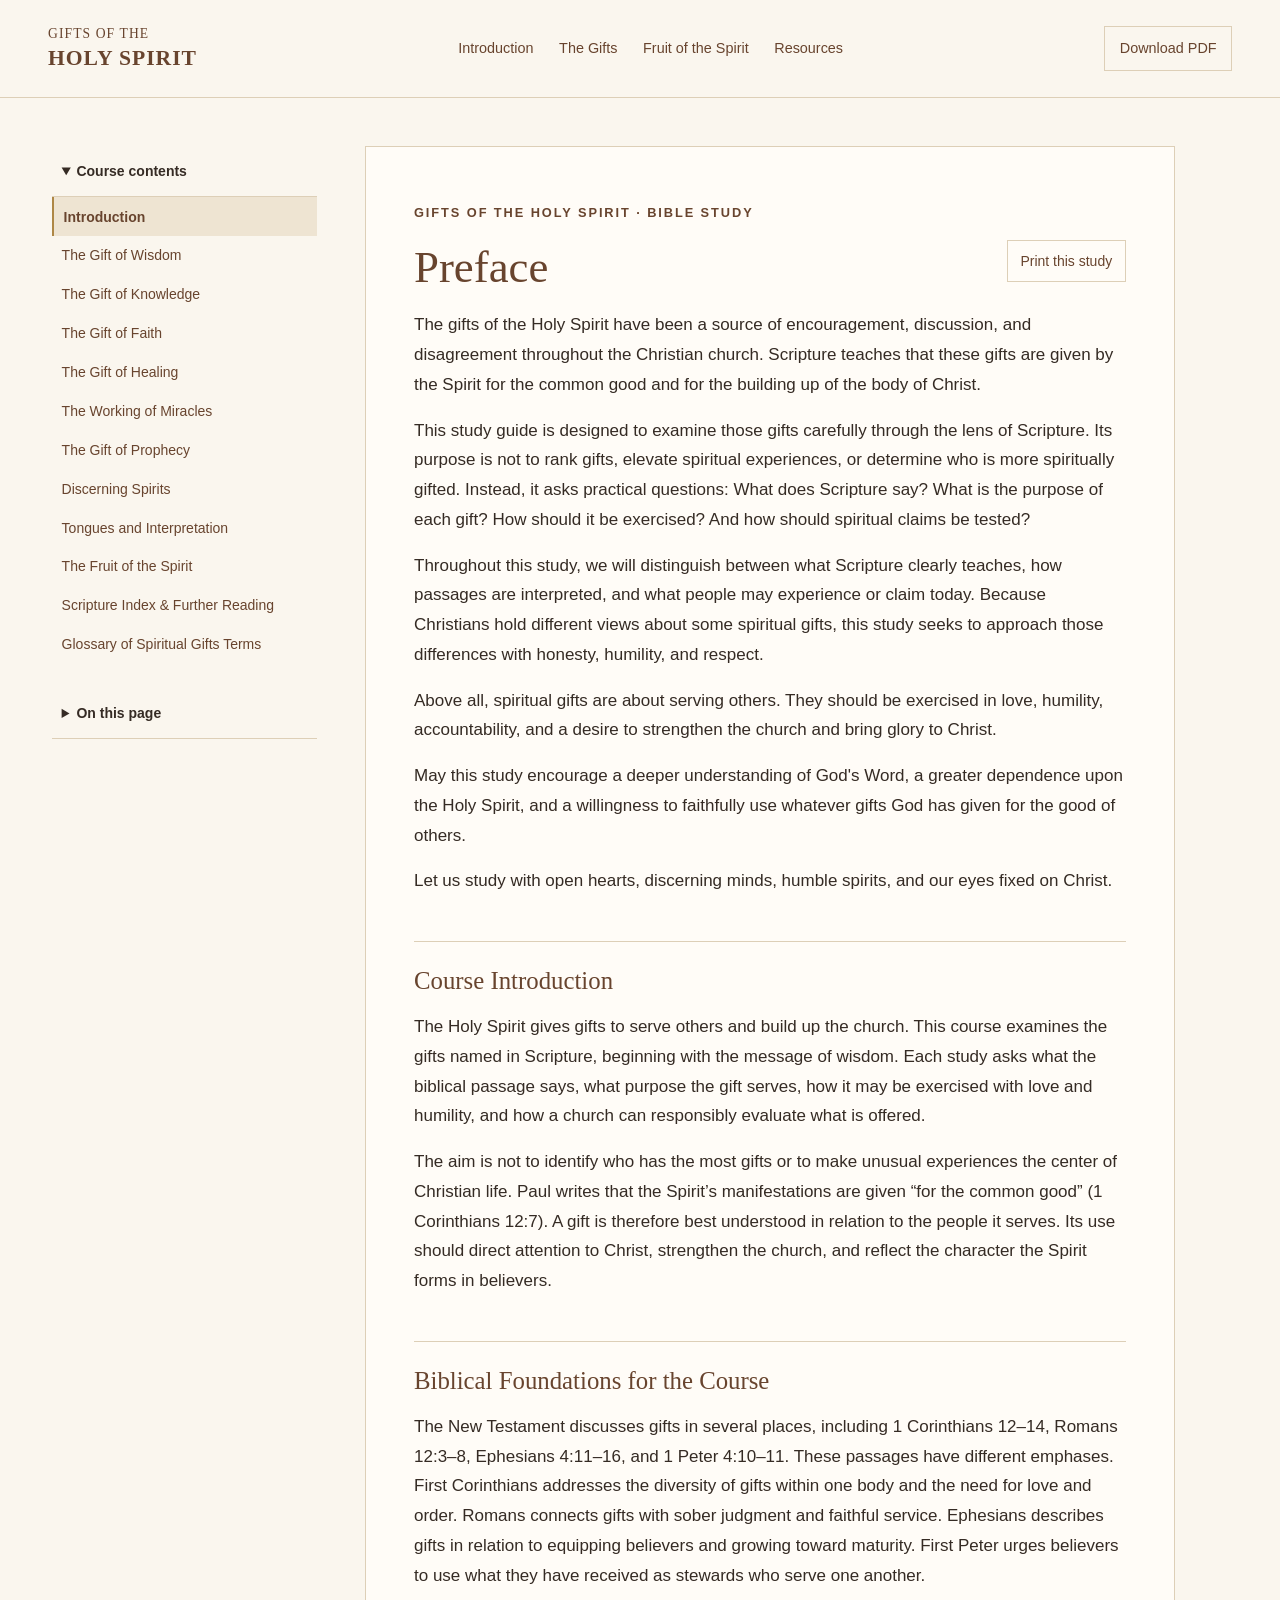
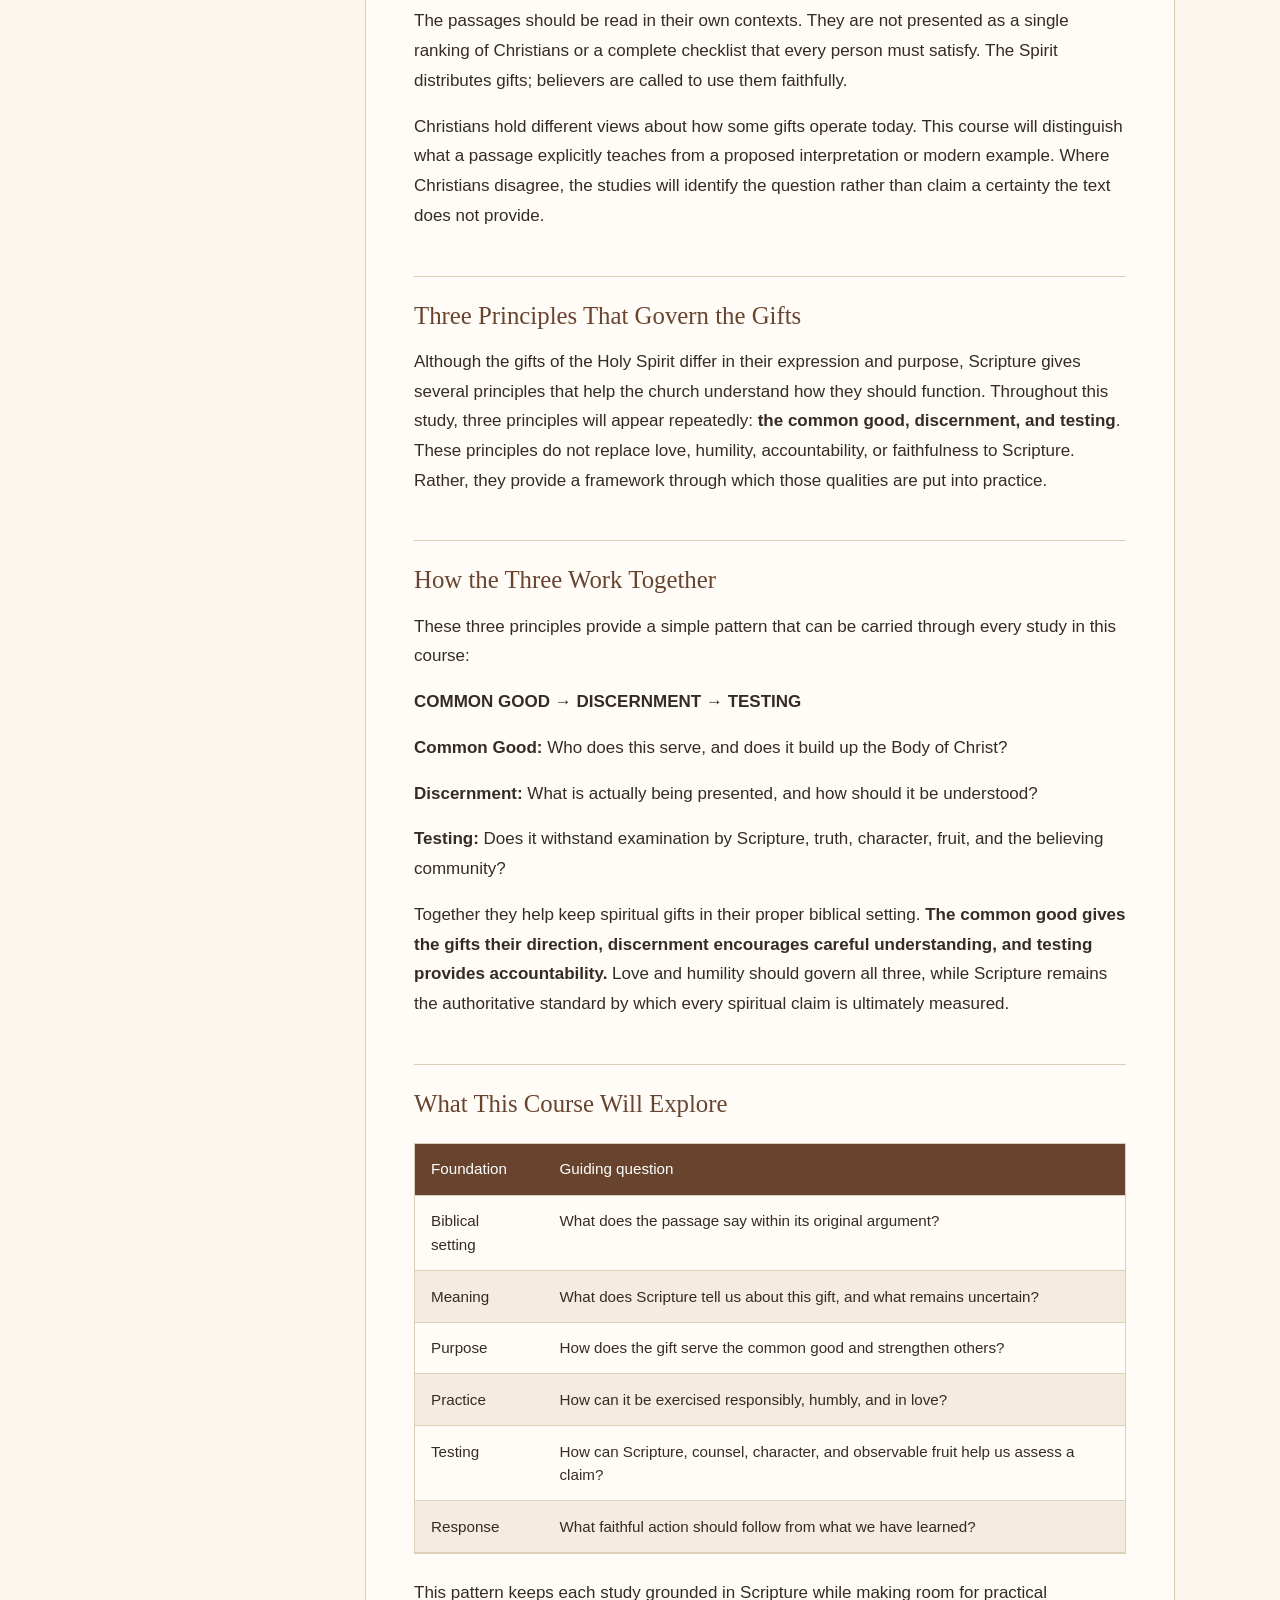
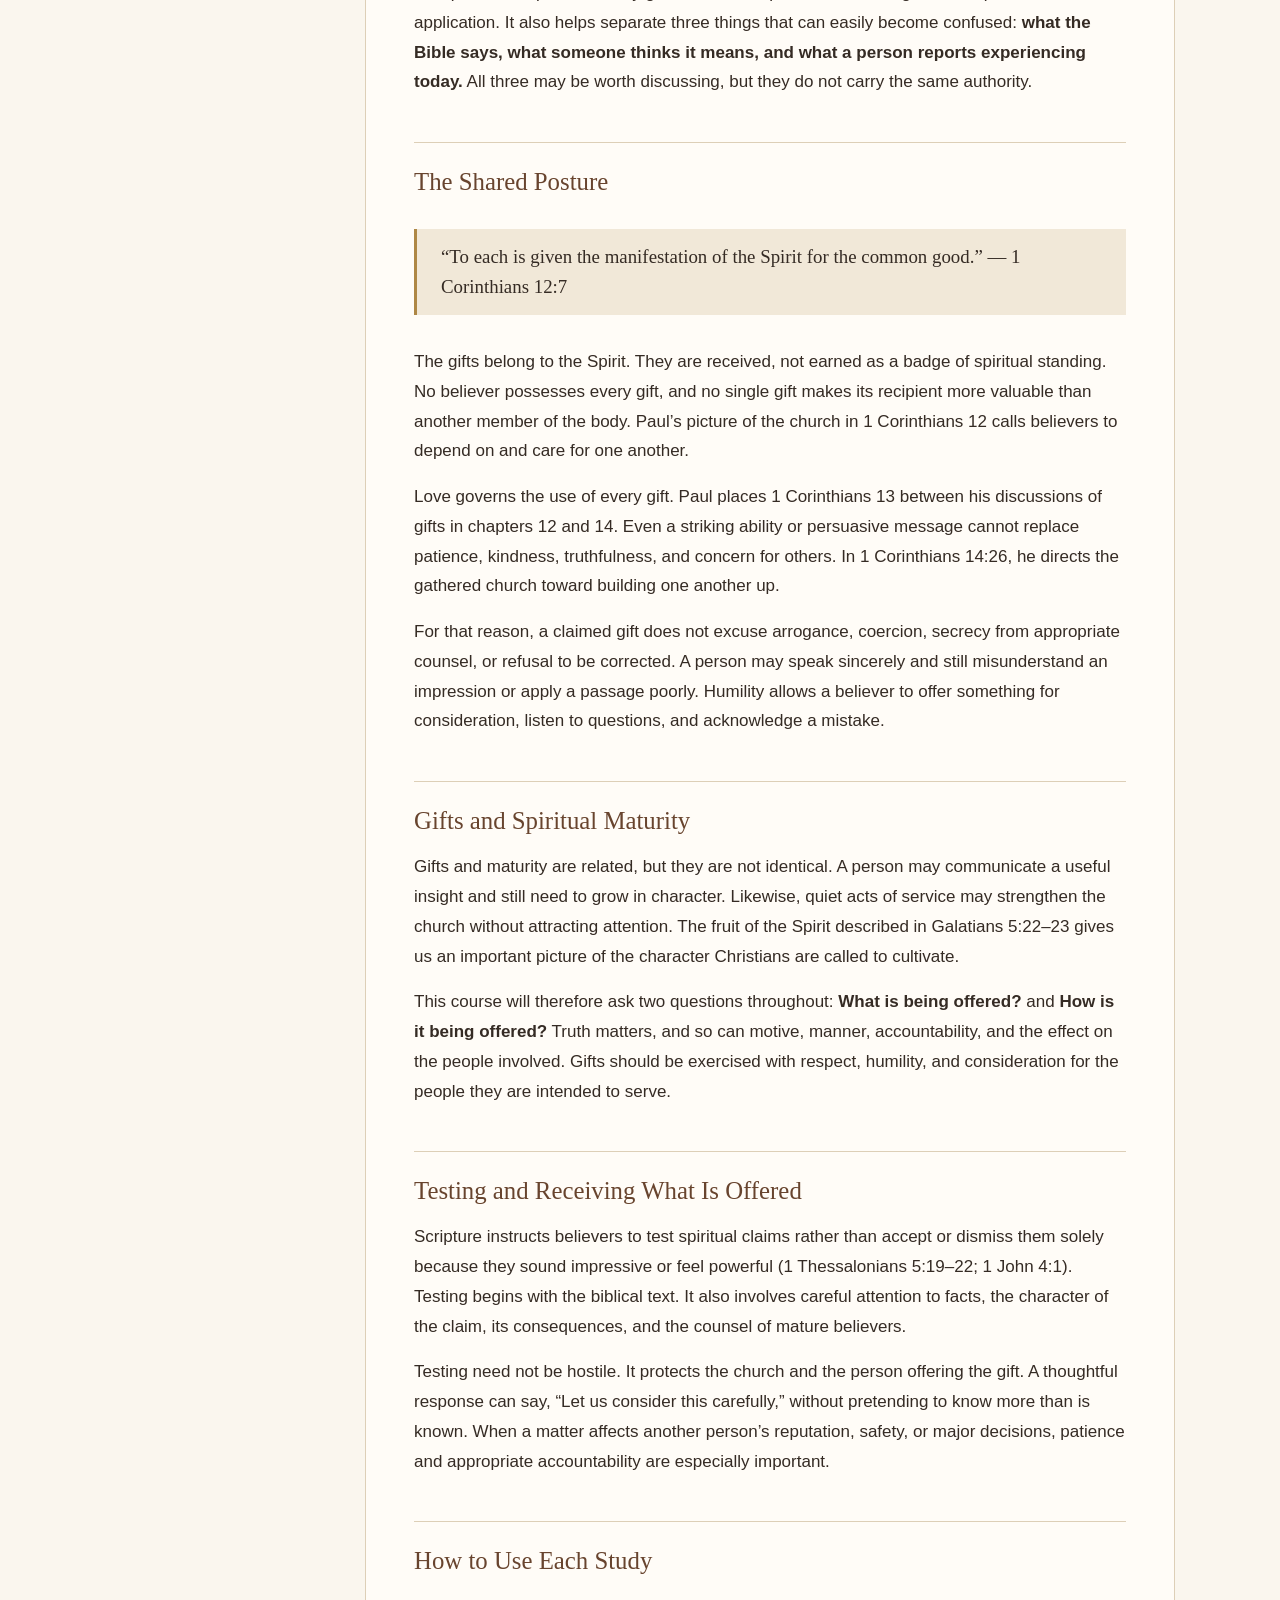
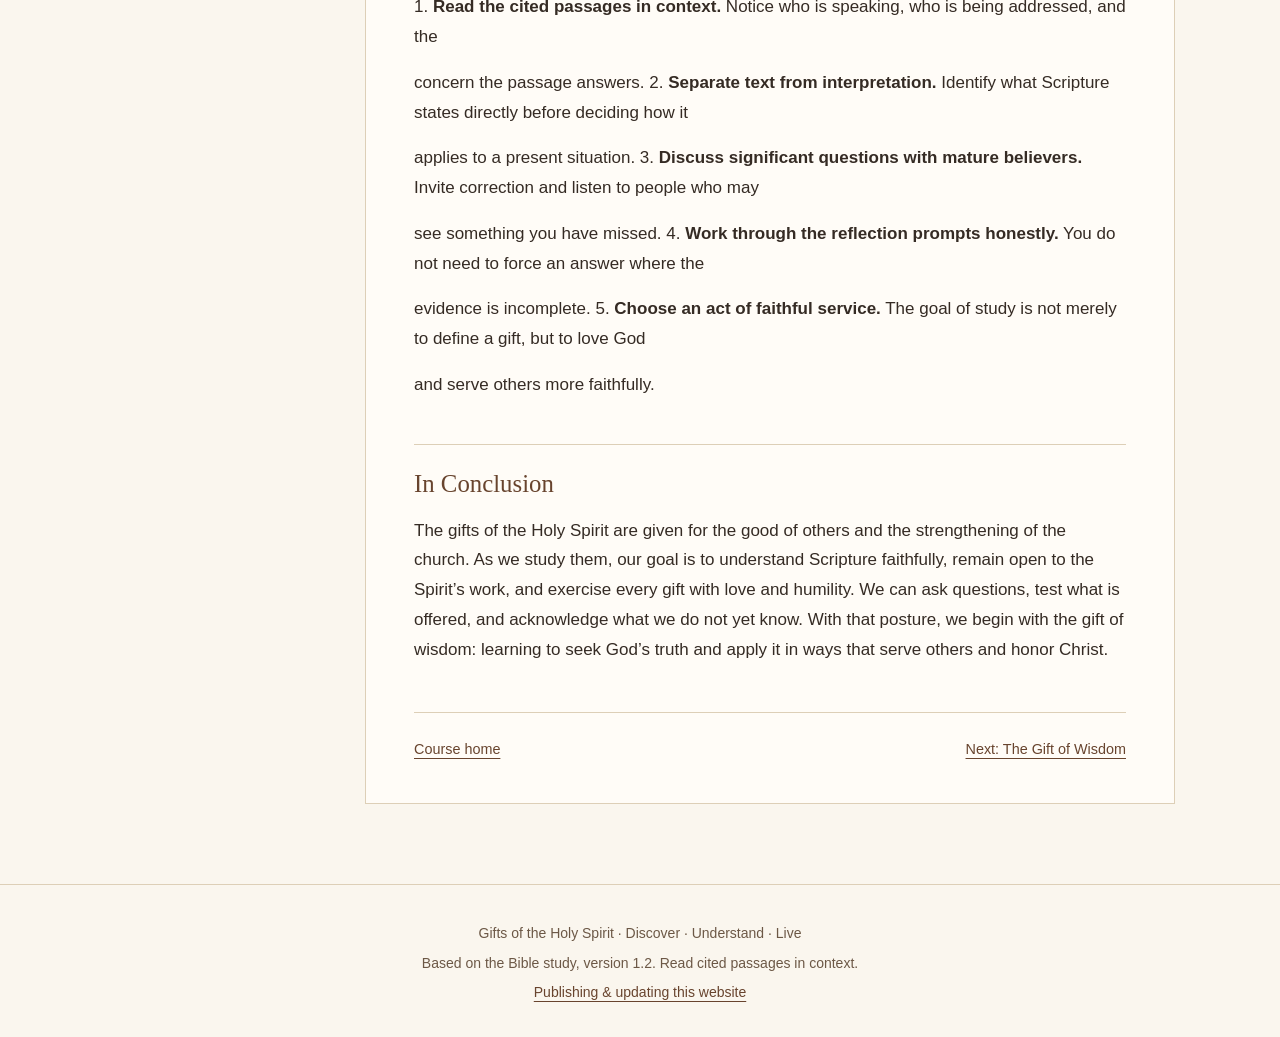
<file: introduction.html>
<!doctype html><html lang="en"><head><meta charset="utf-8"><meta name="viewport" content="width=device-width, initial-scale=1"><title>Introduction | Gifts of the Holy Spirit</title><meta name="description" content="A Bible study on spiritual gifts, Scripture, discernment, and service for the common good."><link rel="icon" href="assets/favicon.svg"><link rel="stylesheet" href="assets/style.css"><script src="assets/app.js" defer></script></head><body><a class="skip" href="#main">Skip to content</a><header><a class="brand" href="index.html">GIFTS OF THE<br><strong>HOLY SPIRIT</strong></a><nav aria-label="Main navigation"><a href="introduction.html">Introduction</a><a href="index.html#studies">The Gifts</a><a href="fruit.html">Fruit of the Spirit</a><a href="resources.html">Resources</a></nav><a class="download" href="gifts-of-the-holy-spirit.pdf" download>Download PDF</a></header><main id="main" class="reader"><aside><details open><summary>Course contents</summary><a href="introduction.html">Introduction</a><a href="wisdom.html">The Gift of Wisdom</a><a href="knowledge.html">The Gift of Knowledge</a><a href="faith.html">The Gift of Faith</a><a href="healing.html">The Gift of Healing</a><a href="miracles.html">The Working of Miracles</a><a href="prophecy.html">The Gift of Prophecy</a><a href="discernment.html">Discerning Spirits</a><a href="tongues.html">Tongues and Interpretation</a><a href="fruit.html">The Fruit of the Spirit</a><a href="resources.html">Scripture Index & Further Reading</a><a href="glossary.html">Glossary of Spiritual Gifts Terms</a></details><details><summary>On this page</summary><a href="#section-2">Course Introduction</a><a href="#section-3">Biblical Foundations for the Course</a><a href="#section-4">Three Principles That Govern the Gifts</a><a href="#section-5">How the Three Work Together</a><a href="#section-6">What This Course Will Explore</a><a href="#section-7">The Shared Posture</a><a href="#section-8">Gifts and Spiritual Maturity</a><a href="#section-9">Testing and Receiving What Is Offered</a><a href="#section-10">How to Use Each Study</a><a href="#section-11">In Conclusion</a></details></aside><article><p class="eyebrow">GIFTS OF THE HOLY SPIRIT · BIBLE STUDY</p><div class="tools"><button onclick="window.print()">Print this study</button></div><h1>Preface</h1><p>The gifts of the Holy Spirit have been a source of encouragement, discussion, and disagreement  throughout the Christian church. Scripture teaches that these gifts are given by the Spirit for the common  good and for the building up of the body of Christ. </p><p>This study guide is designed to examine those gifts carefully through the lens of Scripture. Its purpose is not  to rank gifts, elevate spiritual experiences, or determine who is more spiritually gifted. Instead, it asks  practical questions: What does Scripture say? What is the purpose of each gift? How should it be  exercised? And how should spiritual claims be tested? </p><p>Throughout this study, we will distinguish between what Scripture clearly teaches, how passages are  interpreted, and what people may experience or claim today. Because Christians hold different views about  some spiritual gifts, this study seeks to approach those differences with honesty, humility, and respect. </p><p>Above all, spiritual gifts are about serving others. They should be exercised in love, humility, accountability,  and a desire to strengthen the church and bring glory to Christ. </p><p>May this study encourage a deeper understanding of God&#x27;s Word, a greater dependence upon the Holy  Spirit, and a willingness to faithfully use whatever gifts God has given for the good of others. </p><p>Let us study with open hearts, discerning minds, humble spirits, and our eyes fixed on Christ. </p><h2 id="section-2">Course Introduction</h2><p>The Holy Spirit gives gifts to serve others and build up the church. This course examines the gifts named in  Scripture, beginning with the message of wisdom. Each study asks what the biblical passage says, what  purpose the gift serves, how it may be exercised with love and humility, and how a church can responsibly  evaluate what is offered. </p><p>The aim is not to identify who has the most gifts or to make unusual experiences the center of Christian life.  Paul writes that the Spirit’s manifestations are given “for the common good” (1 Corinthians 12:7). A gift is  therefore best understood in relation to the people it serves. Its use should direct attention to Christ,  strengthen the church, and reflect the character the Spirit forms in believers. </p><h2 id="section-3">Biblical Foundations for the Course</h2><p>The New Testament discusses gifts in several places, including 1 Corinthians 12–14, Romans 12:3–8,  Ephesians 4:11–16, and 1 Peter 4:10–11. These passages have different emphases. First Corinthians  addresses the diversity of gifts within one body and the need for love and order. Romans connects gifts with  sober judgment and faithful service. Ephesians describes gifts in relation to equipping believers and  growing toward maturity. First Peter urges believers to use what they have received as stewards who serve  one another. </p><p>The passages should be read in their own contexts. They are not presented as a single ranking of  Christians or a complete checklist that every person must satisfy. The Spirit distributes gifts; believers are  called to use them faithfully. </p><p>Christians hold different views about how some gifts operate today. This course will distinguish what a  passage explicitly teaches from a proposed interpretation or modern example. Where Christians disagree,  the studies will identify the question rather than claim a certainty the text does not provide. </p><h2 id="section-4">Three Principles That Govern the Gifts</h2><p>Although the gifts of the Holy Spirit differ in their expression and purpose, Scripture gives several principles  that help the church understand how they should function. Throughout this study, three principles will  appear repeatedly: <strong>the</strong> <strong>common</strong> <strong>good,</strong> <strong>discernment,</strong> <strong>and</strong> <strong>testing</strong>. These principles do not replace love,  humility, accountability, or faithfulness to Scripture. Rather, they provide a framework through which those  qualities are put into practice. </p><h2 id="section-5">How the Three Work Together</h2><p>These three principles provide a simple pattern that can be carried through every study in this course: </p><p><strong>COMMON</strong> <strong>GOOD</strong> <strong>→</strong> <strong>DISCERNMENT</strong> <strong>→</strong> <strong>TESTING</strong> </p><p><strong>Common</strong> <strong>Good:</strong> Who does this serve, and does it build up the Body of Christ? </p><p><strong>Discernment:</strong> What is actually being presented, and how should it be understood? </p><p><strong>Testing:</strong> Does it withstand examination by Scripture, truth, character, fruit, and the believing community? </p><p>Together they help keep spiritual gifts in their proper biblical setting. <strong>The</strong> <strong>common</strong> <strong>good</strong> <strong>gives</strong> <strong>the</strong> <strong>gifts</strong> <strong>their</strong>  <strong>direction,</strong> <strong>discernment</strong> <strong>encourages</strong> <strong>careful</strong> <strong>understanding,</strong> <strong>and</strong> <strong>testing</strong> <strong>provides</strong> <strong>accountability.</strong> Love and  humility should govern all three, while Scripture remains the authoritative standard by which every spiritual  claim is ultimately measured. </p><h2 id="section-6">What This Course Will Explore</h2><div class="table-wrap" role="region" aria-label="Study reference table" tabindex="0"><table><thead><tr><th scope="col">Foundation</th><th scope="col">Guiding question</th></tr></thead><tbody><tr><td>Biblical setting</td><td>What does the passage say within its original argument?</td></tr><tr><td>Meaning</td><td>What does Scripture tell us about this gift, and what remains uncertain?</td></tr><tr><td>Purpose</td><td>How does the gift serve the common good and strengthen others?</td></tr><tr><td>Practice</td><td>How can it be exercised responsibly, humbly, and in love?</td></tr><tr><td>Testing</td><td>How can Scripture, counsel, character, and observable fruit help us assess a claim?</td></tr><tr><td>Response</td><td>What faithful action should follow from what we have learned?</td></tr></tbody></table></div><p>This pattern keeps each study grounded in Scripture while making room for practical application. It also  helps separate three things that can easily become confused: <strong>what</strong> <strong>the</strong> <strong>Bible</strong> <strong>says,</strong> <strong>what</strong> <strong>someone</strong> <strong>thinks</strong> <strong>it</strong>  <strong>means,</strong> <strong>and</strong> <strong>what</strong> <strong>a</strong> <strong>person</strong> <strong>reports</strong> <strong>experiencing</strong> <strong>today.</strong> All three may be worth discussing, but they do not  carry the same authority. </p><h2 id="section-7">The Shared Posture</h2><blockquote>“To each is given the manifestation of the Spirit for the common good.” — 1 Corinthians 12:7</blockquote><p>The gifts belong to the Spirit. They are received, not earned as a badge of spiritual standing. No believer  possesses every gift, and no single gift makes its recipient more valuable than another member of the body.  Paul’s picture of the church in 1 Corinthians 12 calls believers to depend on and care for one another. </p><p>Love governs the use of every gift. Paul places 1 Corinthians 13 between his discussions of gifts in  chapters 12 and 14. Even a striking ability or persuasive message cannot replace patience, kindness,  truthfulness, and concern for others. In 1 Corinthians 14:26, he directs the gathered church toward building  one another up. </p><p>For that reason, a claimed gift does not excuse arrogance, coercion, secrecy from appropriate counsel, or  refusal to be corrected. A person may speak sincerely and still misunderstand an impression or apply a  passage poorly. Humility allows a believer to offer something for consideration, listen to questions, and  acknowledge a mistake. </p><h2 id="section-8">Gifts and Spiritual Maturity</h2><p>Gifts and maturity are related, but they are not identical. A person may communicate a useful insight and  still need to grow in character. Likewise, quiet acts of service may strengthen the church without attracting  attention. The fruit of the Spirit described in Galatians 5:22–23 gives us an important picture of the  character Christians are called to cultivate. </p><p>This course will therefore ask two questions throughout: <strong>What</strong> <strong>is</strong> <strong>being</strong> <strong>offered?</strong> and <strong>How</strong> <strong>is</strong> <strong>it</strong> <strong>being</strong> <strong>offered?</strong>  Truth matters, and so can motive, manner, accountability, and the effect on the people involved. Gifts  should be exercised with respect, humility, and consideration for the people they are intended to serve. </p><h2 id="section-9">Testing and Receiving What Is Offered</h2><p>Scripture instructs believers to test spiritual claims rather than accept or dismiss them solely because they  sound impressive or feel powerful (1 Thessalonians 5:19–22; 1 John 4:1). Testing begins with the biblical  text. It also involves careful attention to facts, the character of the claim, its consequences, and the counsel  of mature believers. </p><p>Testing need not be hostile. It protects the church and the person offering the gift. A thoughtful response  can say, “Let us consider this carefully,” without pretending to know more than is known. When a matter  affects another person’s reputation, safety, or major decisions, patience and appropriate accountability are  especially important. </p><h2 id="section-10">How to Use Each Study</h2><p>1.<strong> Read</strong> <strong>the</strong> <strong>cited</strong> <strong>passages</strong> <strong>in</strong> <strong>context.</strong> Notice who is speaking, who is being addressed, and the </p><p>concern the passage answers.  2.<strong> Separate</strong> <strong>text</strong> <strong>from</strong> <strong>interpretation.</strong> Identify what Scripture states directly before deciding how it </p><p>applies to a present situation.  3.<strong> Discuss</strong> <strong>significant</strong> <strong>questions</strong> <strong>with</strong> <strong>mature</strong> <strong>believers.</strong> Invite correction and listen to people who may </p><p>see something you have missed.  4.<strong> Work</strong> <strong>through</strong> <strong>the</strong> <strong>reflection</strong> <strong>prompts</strong> <strong>honestly.</strong> You do not need to force an answer where the </p><p>evidence is incomplete.  5.<strong> Choose</strong> <strong>an</strong> <strong>act</strong> <strong>of</strong> <strong>faithful</strong> <strong>service.</strong> The goal of study is not merely to define a gift, but to love God </p><p>and serve others more faithfully. </p><h2 id="section-11">In Conclusion</h2><p>The gifts of the Holy Spirit are given for the good of others and the strengthening of the church. As we study  them, our goal is to understand Scripture faithfully, remain open to the Spirit’s work, and exercise every gift  with love and humility. We can ask questions, test what is offered, and acknowledge what we do not yet  know. With that posture, we begin with the gift of wisdom: learning to seek God’s truth and apply it in ways  that serve others and honor Christ. </p><div class="next-prev"><a href="index.html">Course home</a><a href="wisdom.html">Next: The Gift of Wisdom</a></div></article></main><footer><p>Gifts of the Holy Spirit · Discover · Understand · Live</p><p>Based on the Bible study, version 1.2. Read cited passages in context.</p><a href="publishing.html">Publishing & updating this website</a></footer></body></html>
</file>
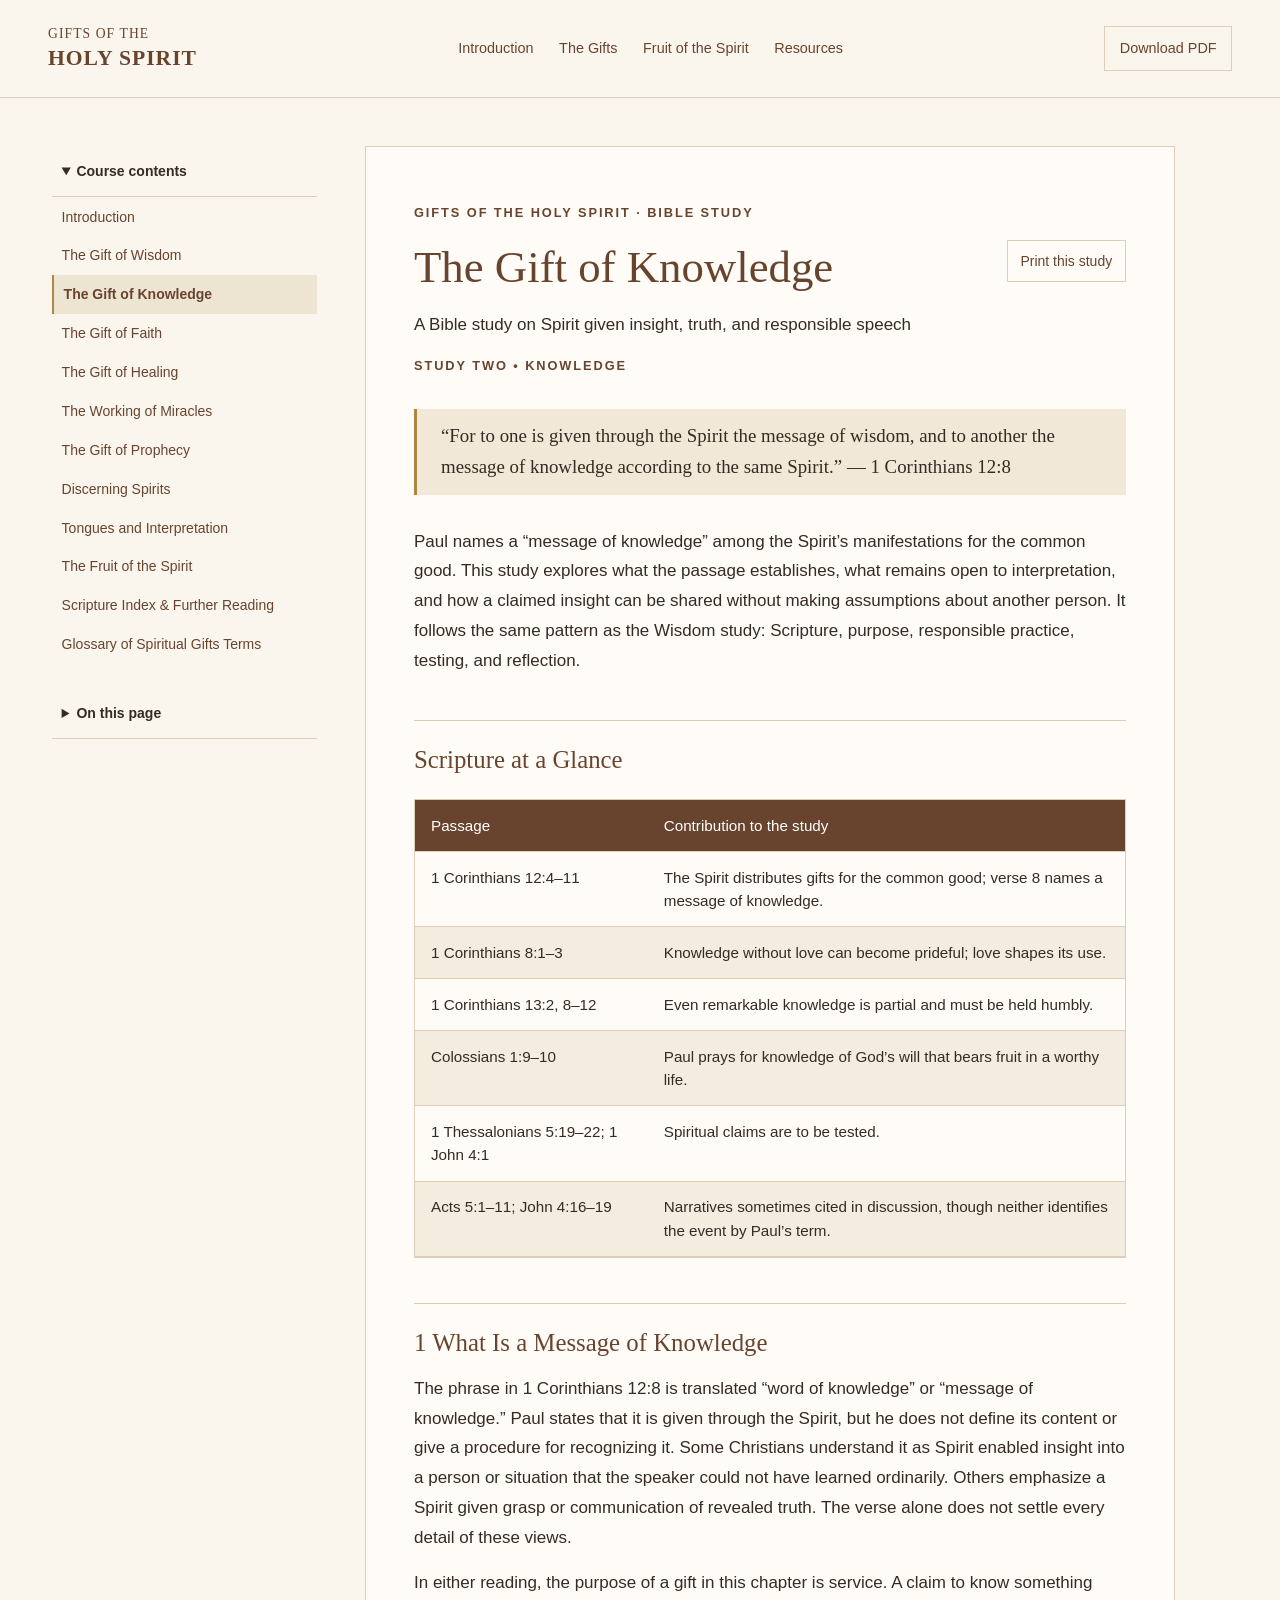
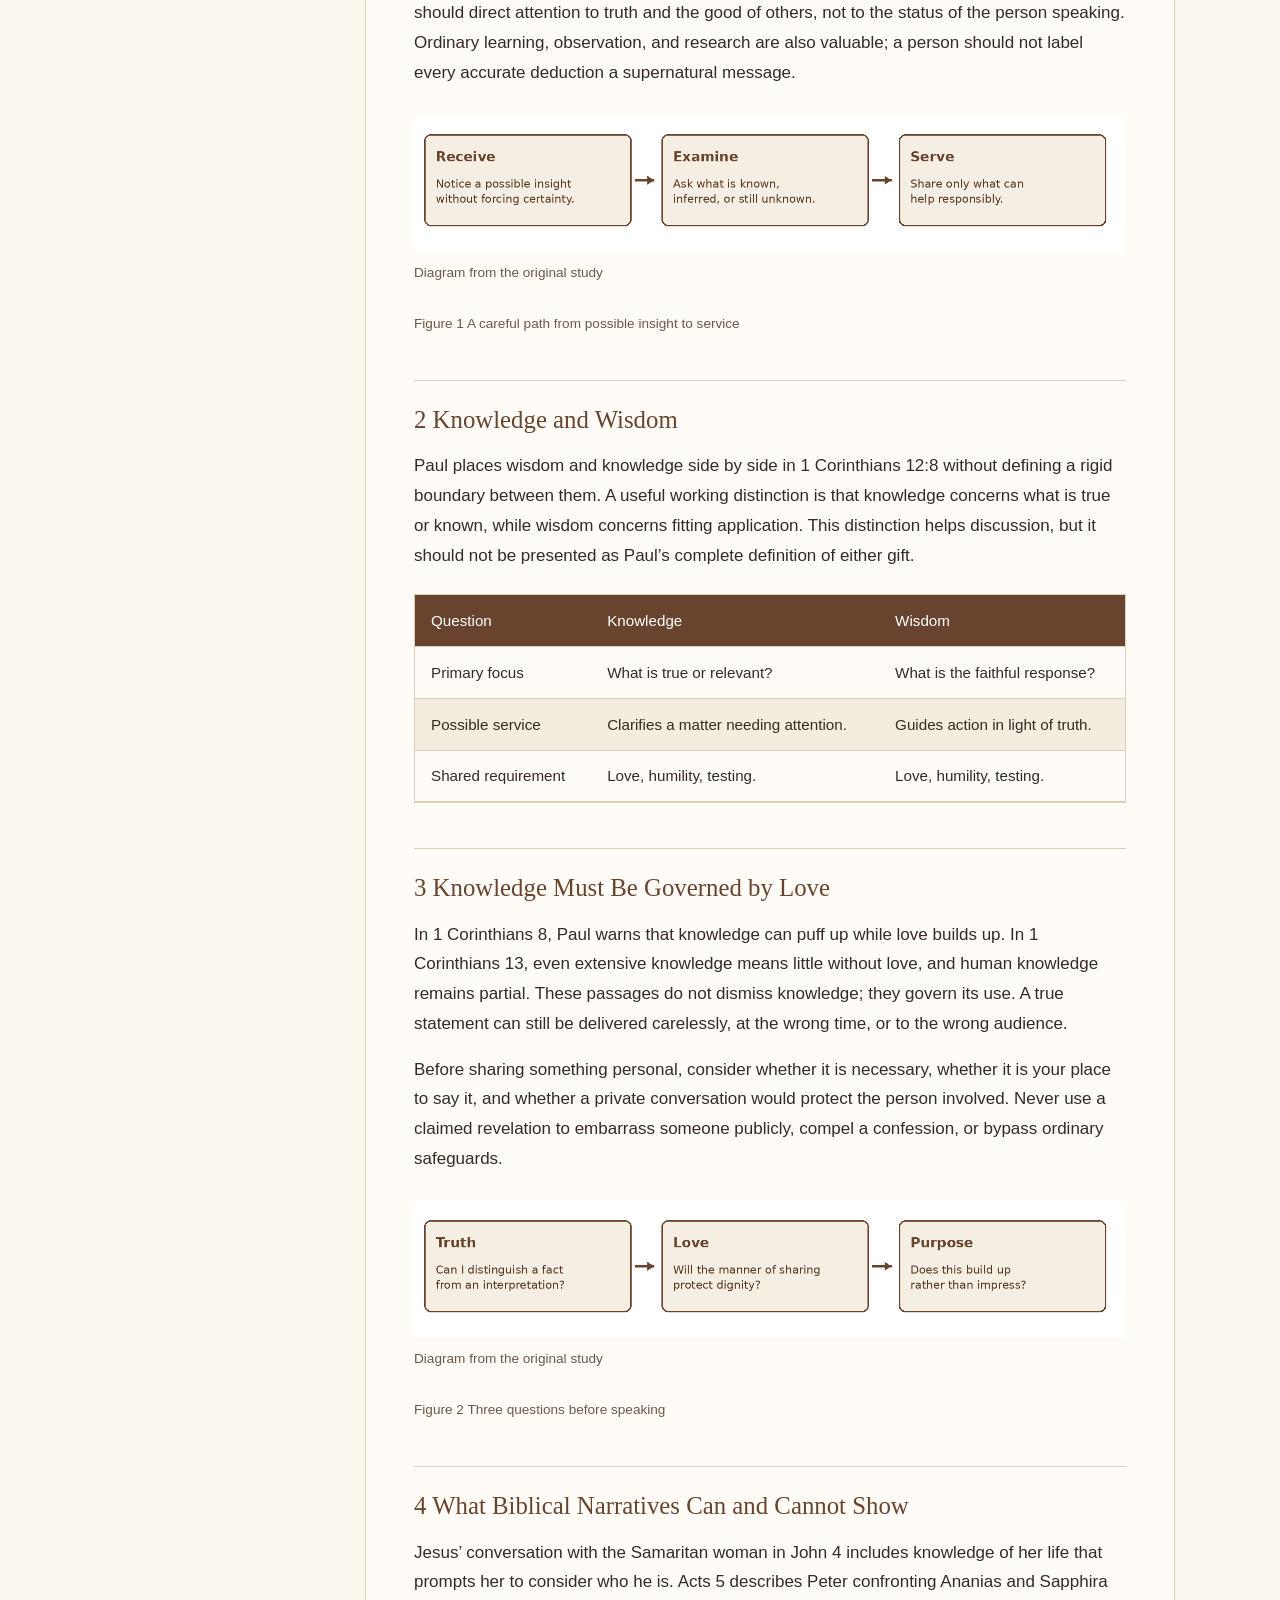
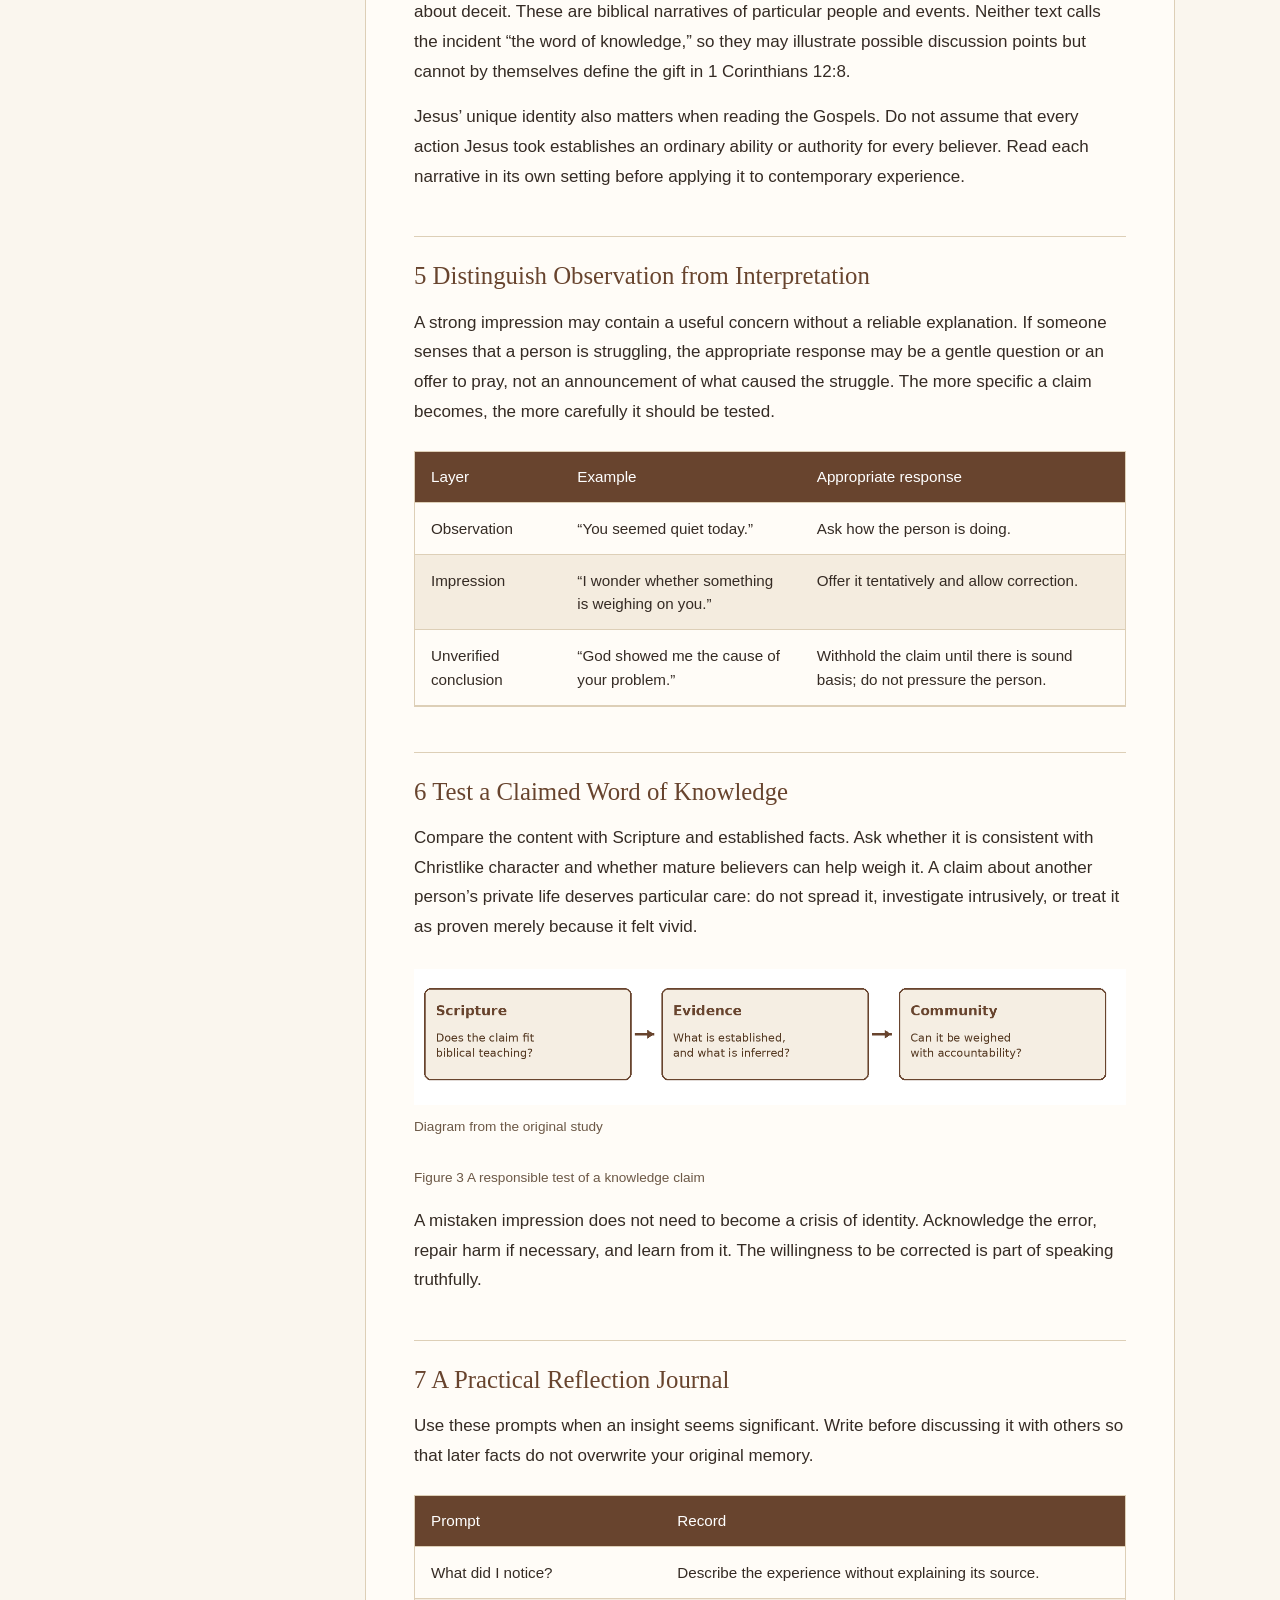
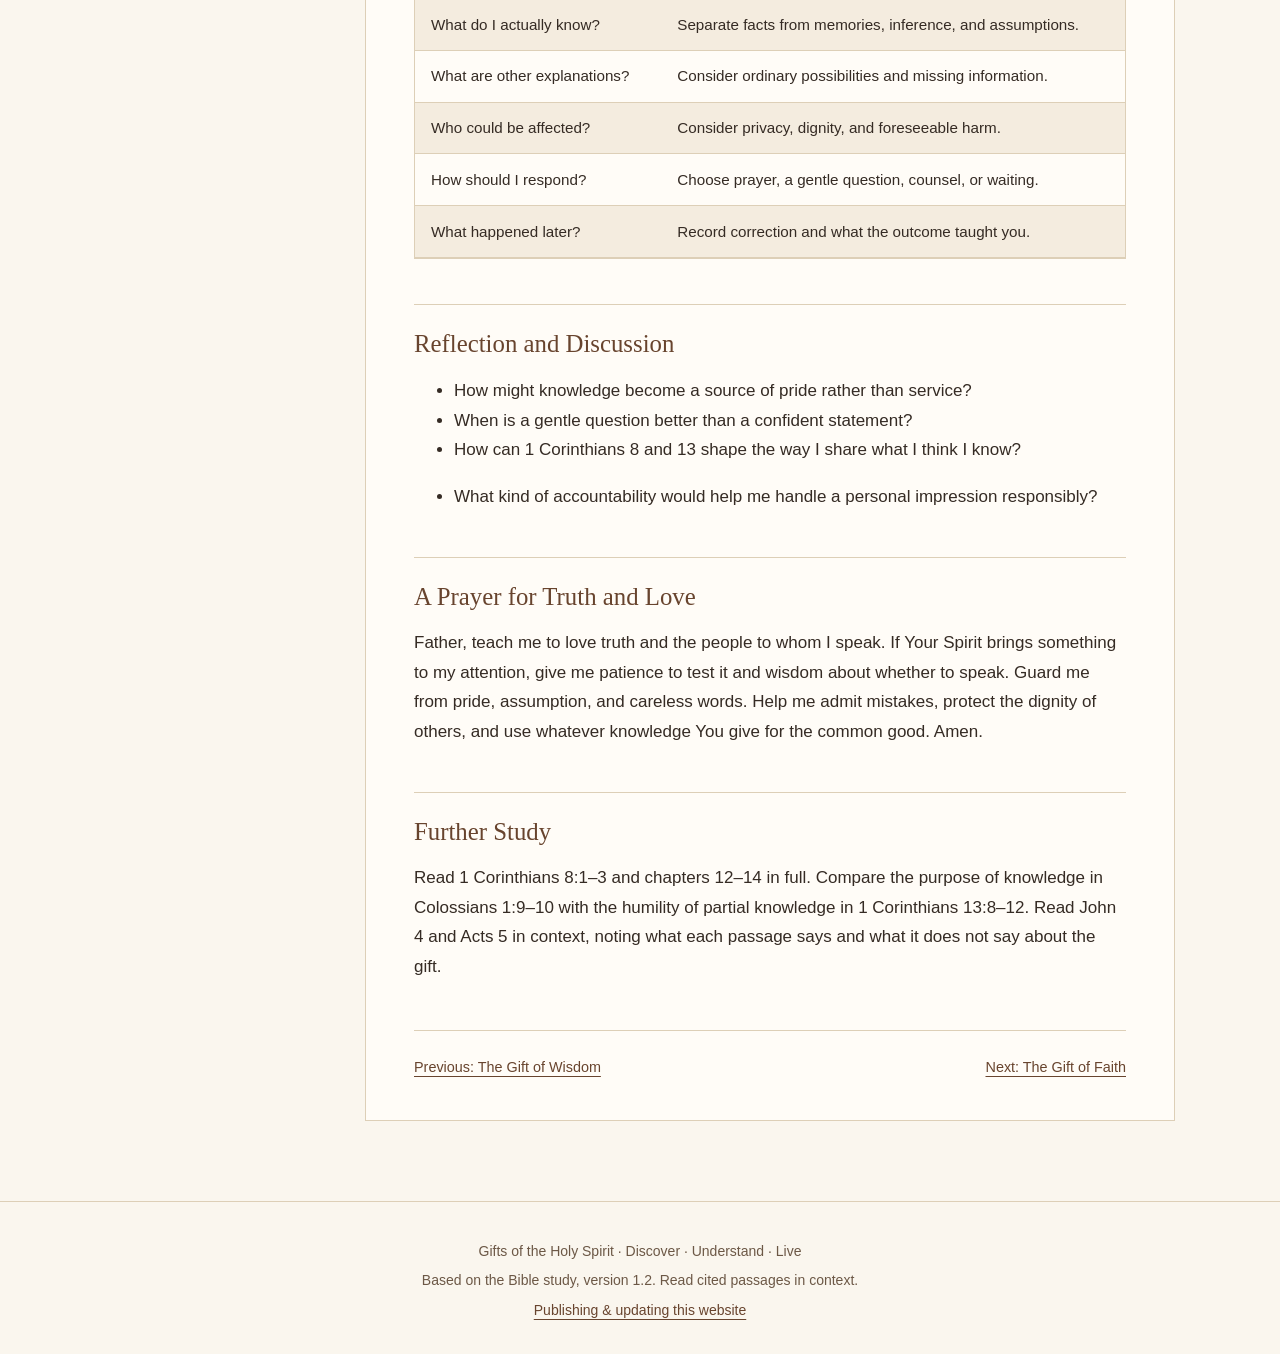
<file: knowledge.html>
<!doctype html><html lang="en"><head><meta charset="utf-8"><meta name="viewport" content="width=device-width, initial-scale=1"><title>The Gift of Knowledge | Gifts of the Holy Spirit</title><meta name="description" content="A Bible study on spiritual gifts, Scripture, discernment, and service for the common good."><link rel="icon" href="assets/favicon.svg"><link rel="stylesheet" href="assets/style.css"><script src="assets/app.js" defer></script></head><body><a class="skip" href="#main">Skip to content</a><header><a class="brand" href="index.html">GIFTS OF THE<br><strong>HOLY SPIRIT</strong></a><nav aria-label="Main navigation"><a href="introduction.html">Introduction</a><a href="index.html#studies">The Gifts</a><a href="fruit.html">Fruit of the Spirit</a><a href="resources.html">Resources</a></nav><a class="download" href="gifts-of-the-holy-spirit.pdf" download>Download PDF</a></header><main id="main" class="reader"><aside><details open><summary>Course contents</summary><a href="introduction.html">Introduction</a><a href="wisdom.html">The Gift of Wisdom</a><a href="knowledge.html">The Gift of Knowledge</a><a href="faith.html">The Gift of Faith</a><a href="healing.html">The Gift of Healing</a><a href="miracles.html">The Working of Miracles</a><a href="prophecy.html">The Gift of Prophecy</a><a href="discernment.html">Discerning Spirits</a><a href="tongues.html">Tongues and Interpretation</a><a href="fruit.html">The Fruit of the Spirit</a><a href="resources.html">Scripture Index & Further Reading</a><a href="glossary.html">Glossary of Spiritual Gifts Terms</a></details><details><summary>On this page</summary><a href="#section-2">Scripture at a Glance</a><a href="#section-3">1 What Is a Message of Knowledge</a><a href="#section-4">2 Knowledge and Wisdom</a><a href="#section-5">3 Knowledge Must Be Governed by Love</a><a href="#section-6">4 What Biblical Narratives Can and Cannot Show</a><a href="#section-7">5 Distinguish Observation from Interpretation</a><a href="#section-8">6 Test a Claimed Word of Knowledge</a><a href="#section-9">7 A Practical Reflection Journal</a><a href="#section-10">Reflection and Discussion</a><a href="#section-11">A Prayer for Truth and Love</a><a href="#section-12">Further Study</a></details></aside><article><p class="eyebrow">GIFTS OF THE HOLY SPIRIT · BIBLE STUDY</p><div class="tools"><button onclick="window.print()">Print this study</button></div><h1>The Gift of Knowledge</h1><p>A Bible study on Spirit given insight, truth, and responsible speech </p><p class="eyebrow">STUDY TWO • KNOWLEDGE</p><blockquote>“For to one is given through the Spirit the message of wisdom, and to another the message of knowledge according to the same Spirit.” — 1 Corinthians 12:8</blockquote><p>Paul names a “message of knowledge” among the Spirit’s manifestations for the common good. This study  explores what the passage establishes, what remains open to interpretation, and how a claimed insight can  be shared without making assumptions about another person. It follows the same pattern as the Wisdom  study: Scripture, purpose, responsible practice, testing, and reflection. </p><h2 id="section-2">Scripture at a Glance</h2><div class="table-wrap" role="region" aria-label="Study reference table" tabindex="0"><table><thead><tr><th scope="col">Passage</th><th scope="col">Contribution to the study</th></tr></thead><tbody><tr><td>1 Corinthians 12:4–11</td><td>The Spirit distributes gifts for the common good; verse 8 names a message of knowledge.</td></tr><tr><td>1 Corinthians 8:1–3</td><td>Knowledge without love can become prideful; love shapes its use.</td></tr><tr><td>1 Corinthians 13:2, 8–12</td><td>Even remarkable knowledge is partial and must be held humbly.</td></tr><tr><td>Colossians 1:9–10</td><td>Paul prays for knowledge of God’s will that bears fruit in a worthy life.</td></tr><tr><td>1 Thessalonians 5:19–22; 1 John 4:1</td><td>Spiritual claims are to be tested.</td></tr><tr><td>Acts 5:1–11; John 4:16–19</td><td>Narratives sometimes cited in discussion, though neither identifies the event by Paul’s term.</td></tr></tbody></table></div><h2 id="section-3">1 What Is a Message of Knowledge</h2><p>The phrase in 1 Corinthians 12:8 is translated “word of knowledge” or “message of knowledge.” Paul states  that it is given through the Spirit, but he does not define its content or give a procedure for recognizing it.  Some Christians understand it as Spirit enabled insight into a person or situation that the speaker could not  have learned ordinarily. Others emphasize a Spirit given grasp or communication of revealed truth. The  verse alone does not settle every detail of these views. </p><p>In either reading, the purpose of a gift in this chapter is service. A claim to know something should direct  attention to truth and the good of others, not to the status of the person speaking. Ordinary learning,  observation, and research are also valuable; a person should not label every accurate deduction a  supernatural message. </p><figure><img loading="lazy" src="assets/diagram-11-0.png" alt="Study diagram from page 11 of the original Bible study"><figcaption>Diagram from the original study</figcaption></figure><p class="caption">Figure 1 A careful path from possible insight to service</p><h2 id="section-4">2 Knowledge and Wisdom</h2><p>Paul places wisdom and knowledge side by side in 1 Corinthians 12:8 without defining a rigid boundary  between them. A useful working distinction is that knowledge concerns what is true or known, while wisdom  concerns fitting application. This distinction helps discussion, but it should not be presented as Paul’s  complete definition of either gift. </p><div class="table-wrap" role="region" aria-label="Study reference table" tabindex="0"><table><thead><tr><th scope="col">Question</th><th scope="col">Knowledge</th><th scope="col">Wisdom</th></tr></thead><tbody><tr><td>Primary focus</td><td>What is true or relevant?</td><td>What is the faithful response?</td></tr><tr><td>Possible service</td><td>Clarifies a matter needing attention.</td><td>Guides action in light of truth.</td></tr><tr><td>Shared requirement</td><td>Love, humility, testing.</td><td>Love, humility, testing.</td></tr></tbody></table></div><h2 id="section-5">3 Knowledge Must Be Governed by Love</h2><p>In 1 Corinthians 8, Paul warns that knowledge can puff up while love builds up. In 1 Corinthians 13, even  extensive knowledge means little without love, and human knowledge remains partial. These passages do  not dismiss knowledge; they govern its use. A true statement can still be delivered carelessly, at the wrong  time, or to the wrong audience. </p><p>Before sharing something personal, consider whether it is necessary, whether it is your place to say it, and  whether a private conversation would protect the person involved. Never use a claimed revelation to  embarrass someone publicly, compel a confession, or bypass ordinary safeguards. </p><figure><img loading="lazy" src="assets/diagram-12-1.png" alt="Study diagram from page 12 of the original Bible study"><figcaption>Diagram from the original study</figcaption></figure><p class="caption">Figure 2 Three questions before speaking</p><h2 id="section-6">4 What Biblical Narratives Can and Cannot Show</h2><p>Jesus’ conversation with the Samaritan woman in John 4 includes knowledge of her life that prompts her to  consider who he is. Acts 5 describes Peter confronting Ananias and Sapphira about deceit. These are  biblical narratives of particular people and events. Neither text calls the incident “the word of knowledge,” so  they may illustrate possible discussion points but cannot by themselves define the gift in 1 Corinthians 12:8. </p><p>Jesus’ unique identity also matters when reading the Gospels. Do not assume that every action Jesus took  establishes an ordinary ability or authority for every believer. Read each narrative in its own setting before  applying it to contemporary experience. </p><h2 id="section-7">5 Distinguish Observation from Interpretation</h2><p>A strong impression may contain a useful concern without a reliable explanation. If someone senses that a  person is struggling, the appropriate response may be a gentle question or an offer to pray, not an  announcement of what caused the struggle. The more specific a claim becomes, the more carefully it  should be tested. </p><div class="table-wrap" role="region" aria-label="Study reference table" tabindex="0"><table><thead><tr><th scope="col">Layer</th><th scope="col">Example</th><th scope="col">Appropriate response</th></tr></thead><tbody><tr><td>Observation</td><td>“You seemed quiet today.”</td><td>Ask how the person is doing.</td></tr><tr><td>Impression</td><td>“I wonder whether something is weighing on you.”</td><td>Offer it tentatively and allow correction.</td></tr><tr><td>Unverified conclusion</td><td>“God showed me the cause of your problem.”</td><td>Withhold the claim until there is sound basis; do not pressure the person.</td></tr></tbody></table></div><h2 id="section-8">6 Test a Claimed Word of Knowledge</h2><p>Compare the content with Scripture and established facts. Ask whether it is consistent with Christlike  character and whether mature believers can help weigh it. A claim about another person’s private life  deserves particular care: do not spread it, investigate intrusively, or treat it as proven merely because it felt  vivid. </p><figure><img loading="lazy" src="assets/diagram-13-2.png" alt="Study diagram from page 13 of the original Bible study"><figcaption>Diagram from the original study</figcaption></figure><p class="caption">Figure 3 A responsible test of a knowledge claim</p><p>A mistaken impression does not need to become a crisis of identity. Acknowledge the error, repair harm if  necessary, and learn from it. The willingness to be corrected is part of speaking truthfully. </p><h2 id="section-9">7 A Practical Reflection Journal</h2><p>Use these prompts when an insight seems significant. Write before discussing it with others so that later  facts do not overwrite your original memory. </p><div class="table-wrap" role="region" aria-label="Study reference table" tabindex="0"><table><thead><tr><th scope="col">Prompt</th><th scope="col">Record</th></tr></thead><tbody><tr><td>What did I notice?</td><td>Describe the experience without explaining its source.</td></tr><tr><td>What do I actually know?</td><td>Separate facts from memories, inference, and assumptions.</td></tr><tr><td>What are other explanations?</td><td>Consider ordinary possibilities and missing information.</td></tr><tr><td>Who could be affected?</td><td>Consider privacy, dignity, and foreseeable harm.</td></tr><tr><td>How should I respond?</td><td>Choose prayer, a gentle question, counsel, or waiting.</td></tr><tr><td>What happened later?</td><td>Record correction and what the outcome taught you.</td></tr></tbody></table></div><h2 id="section-10">Reflection and Discussion</h2><ul><li>How might knowledge become a source of pride rather than service?</li><li>When is a gentle question better than a confident statement?</li><li>How can 1 Corinthians 8 and 13 shape the way I share what I think I know?</li></ul><ul><li>What kind of accountability would help me handle a personal impression responsibly?</li></ul><h2 id="section-11">A Prayer for Truth and Love</h2><p>Father, teach me to love truth and the people to whom I speak. If Your Spirit brings something to my  attention, give me patience to test it and wisdom about whether to speak. Guard me from pride,  assumption, and careless words. Help me admit mistakes, protect the dignity of others, and use whatever  knowledge You give for the common good. Amen. </p><h2 id="section-12">Further Study</h2><p>Read 1 Corinthians 8:1–3 and chapters 12–14 in full. Compare the purpose of knowledge in Colossians  1:9–10 with the humility of partial knowledge in 1 Corinthians 13:8–12. Read John 4 and Acts 5 in context,  noting what each passage says and what it does not say about the gift. </p><div class="next-prev"><a href="wisdom.html">Previous: The Gift of Wisdom</a><a href="faith.html">Next: The Gift of Faith</a></div></article></main><footer><p>Gifts of the Holy Spirit · Discover · Understand · Live</p><p>Based on the Bible study, version 1.2. Read cited passages in context.</p><a href="publishing.html">Publishing & updating this website</a></footer></body></html>
</file>
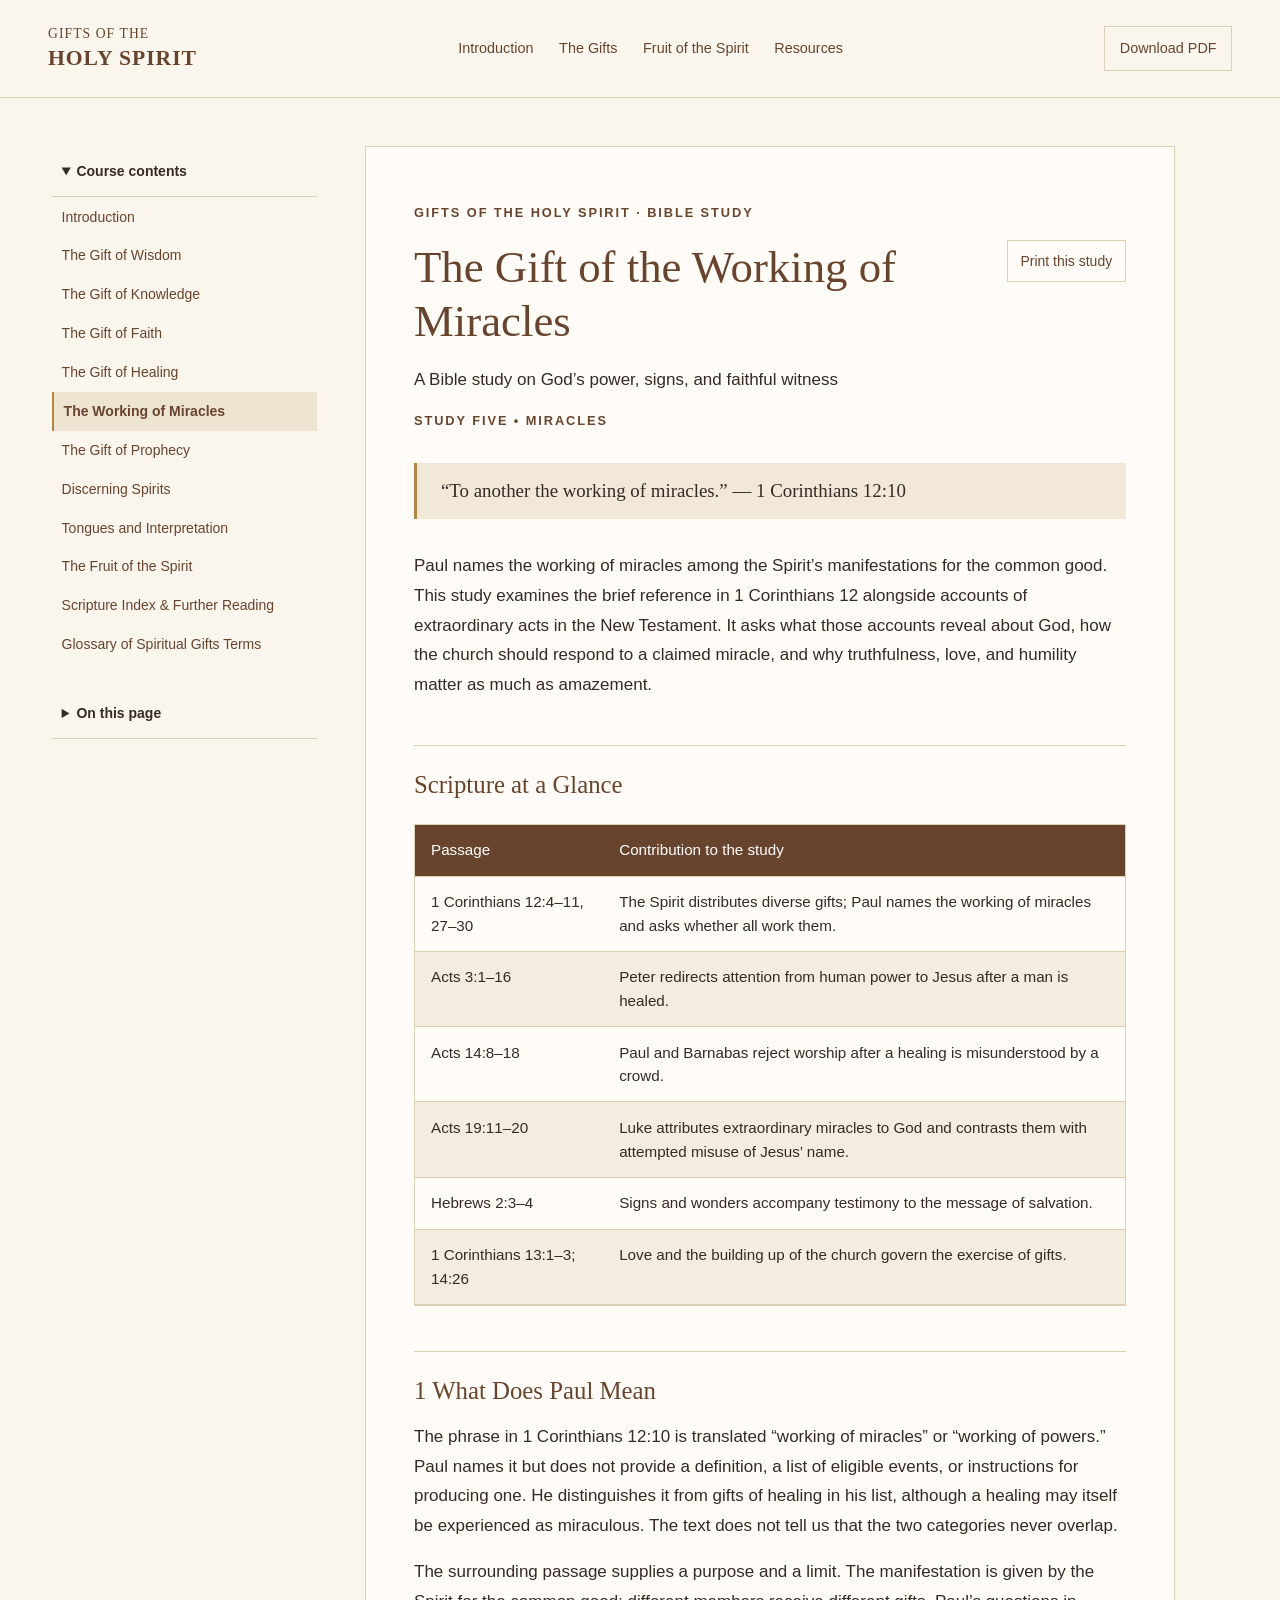
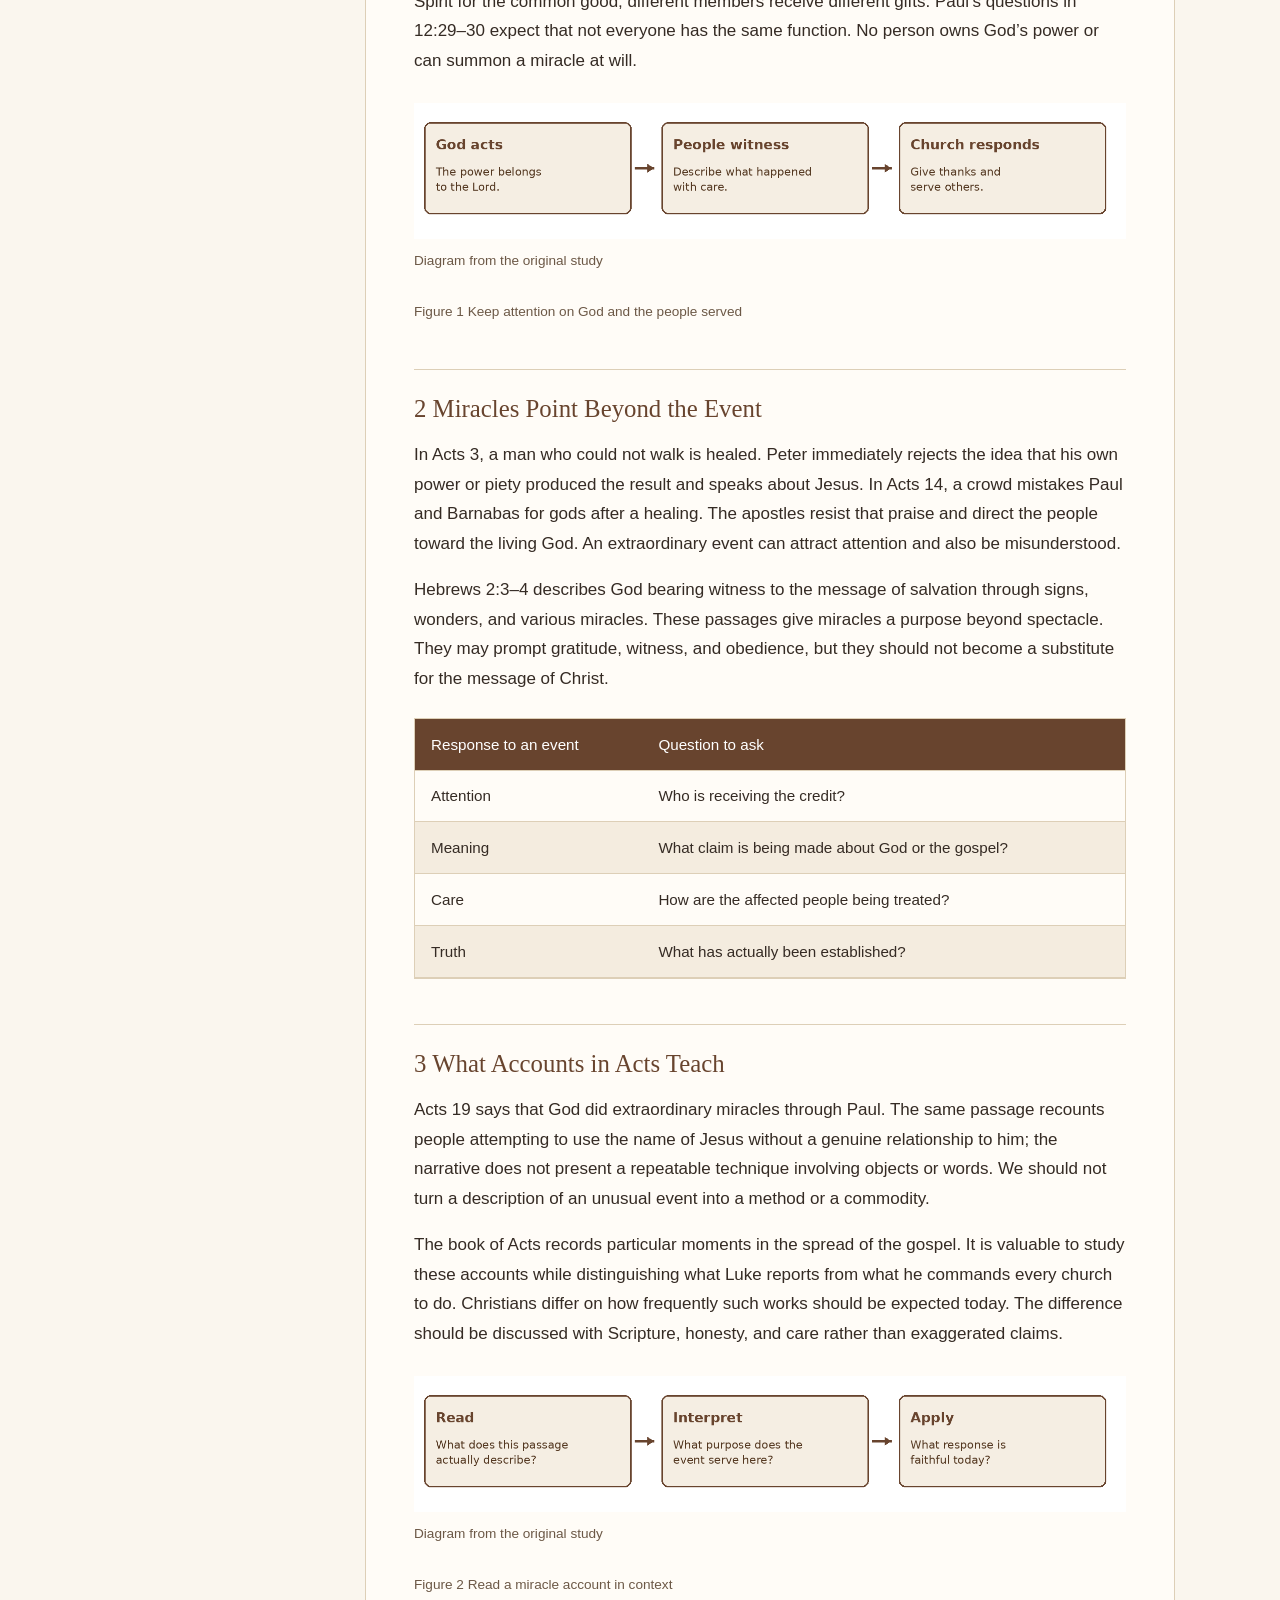
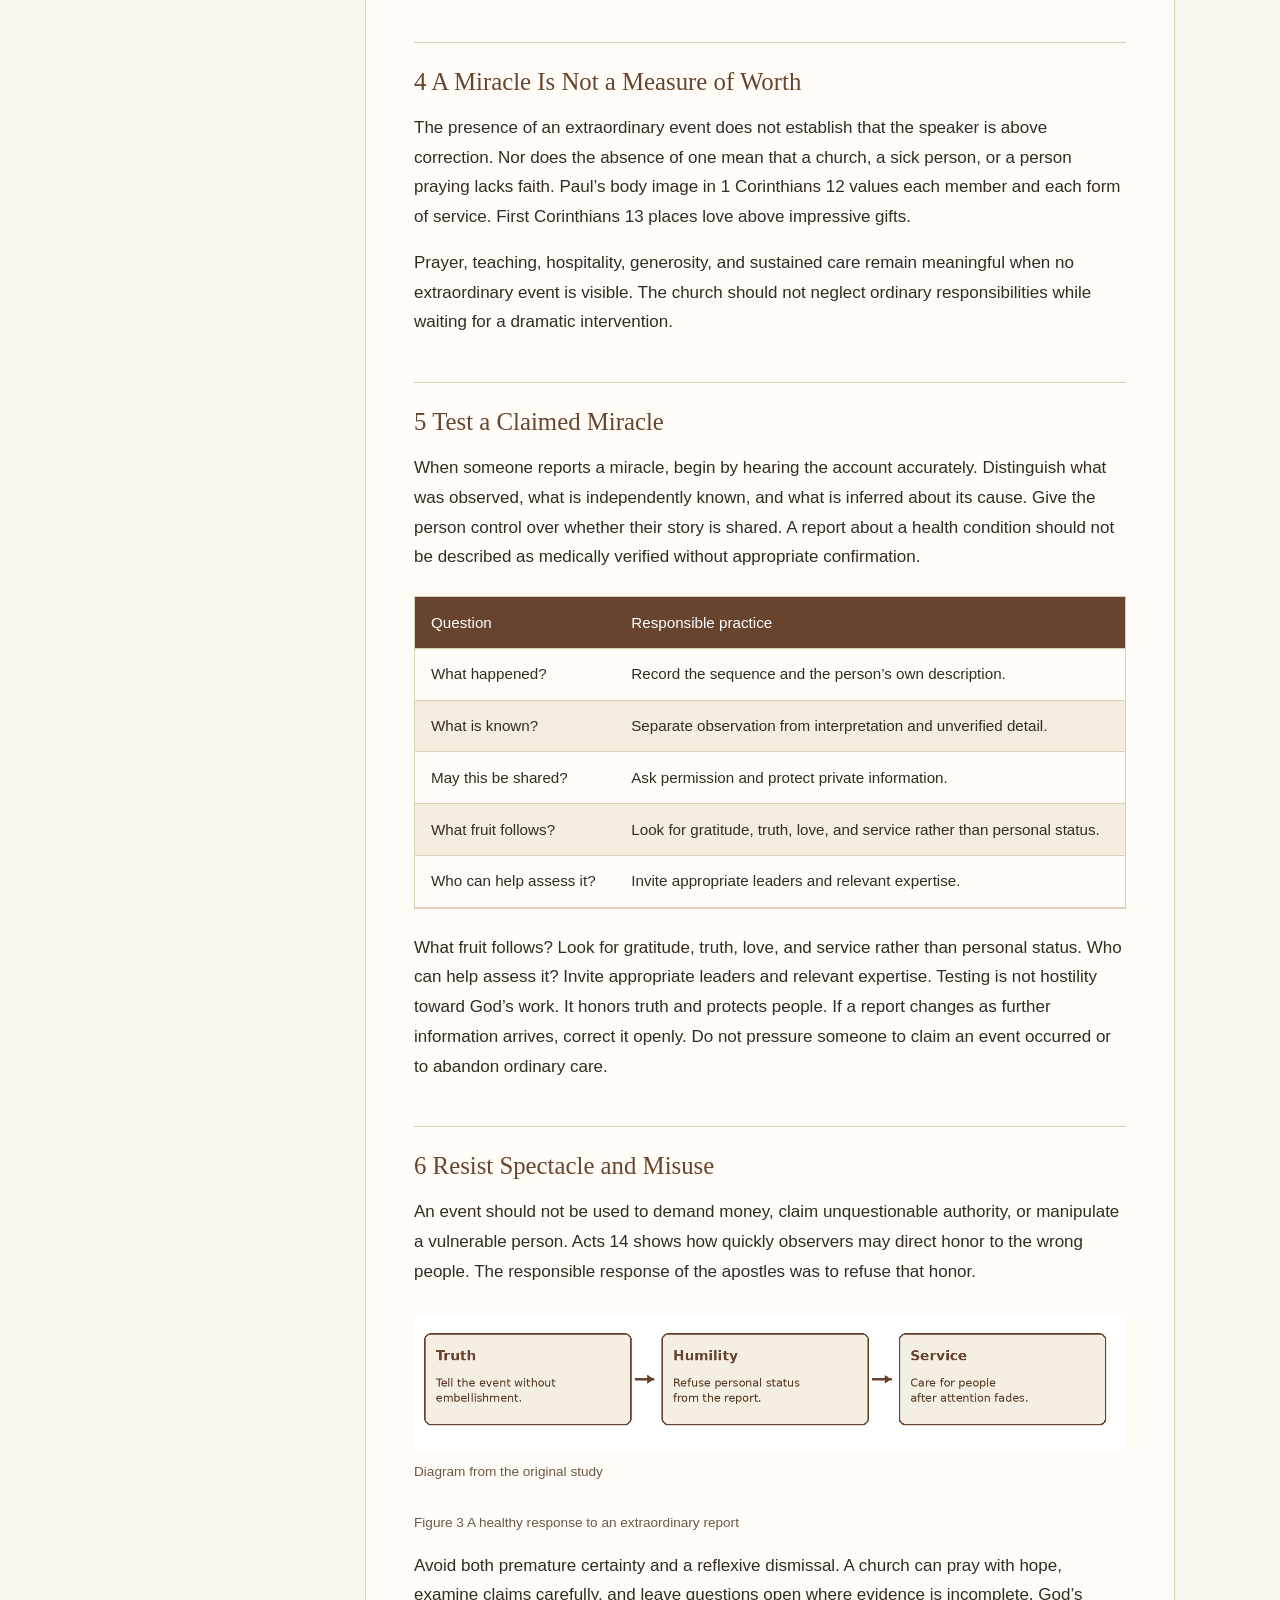
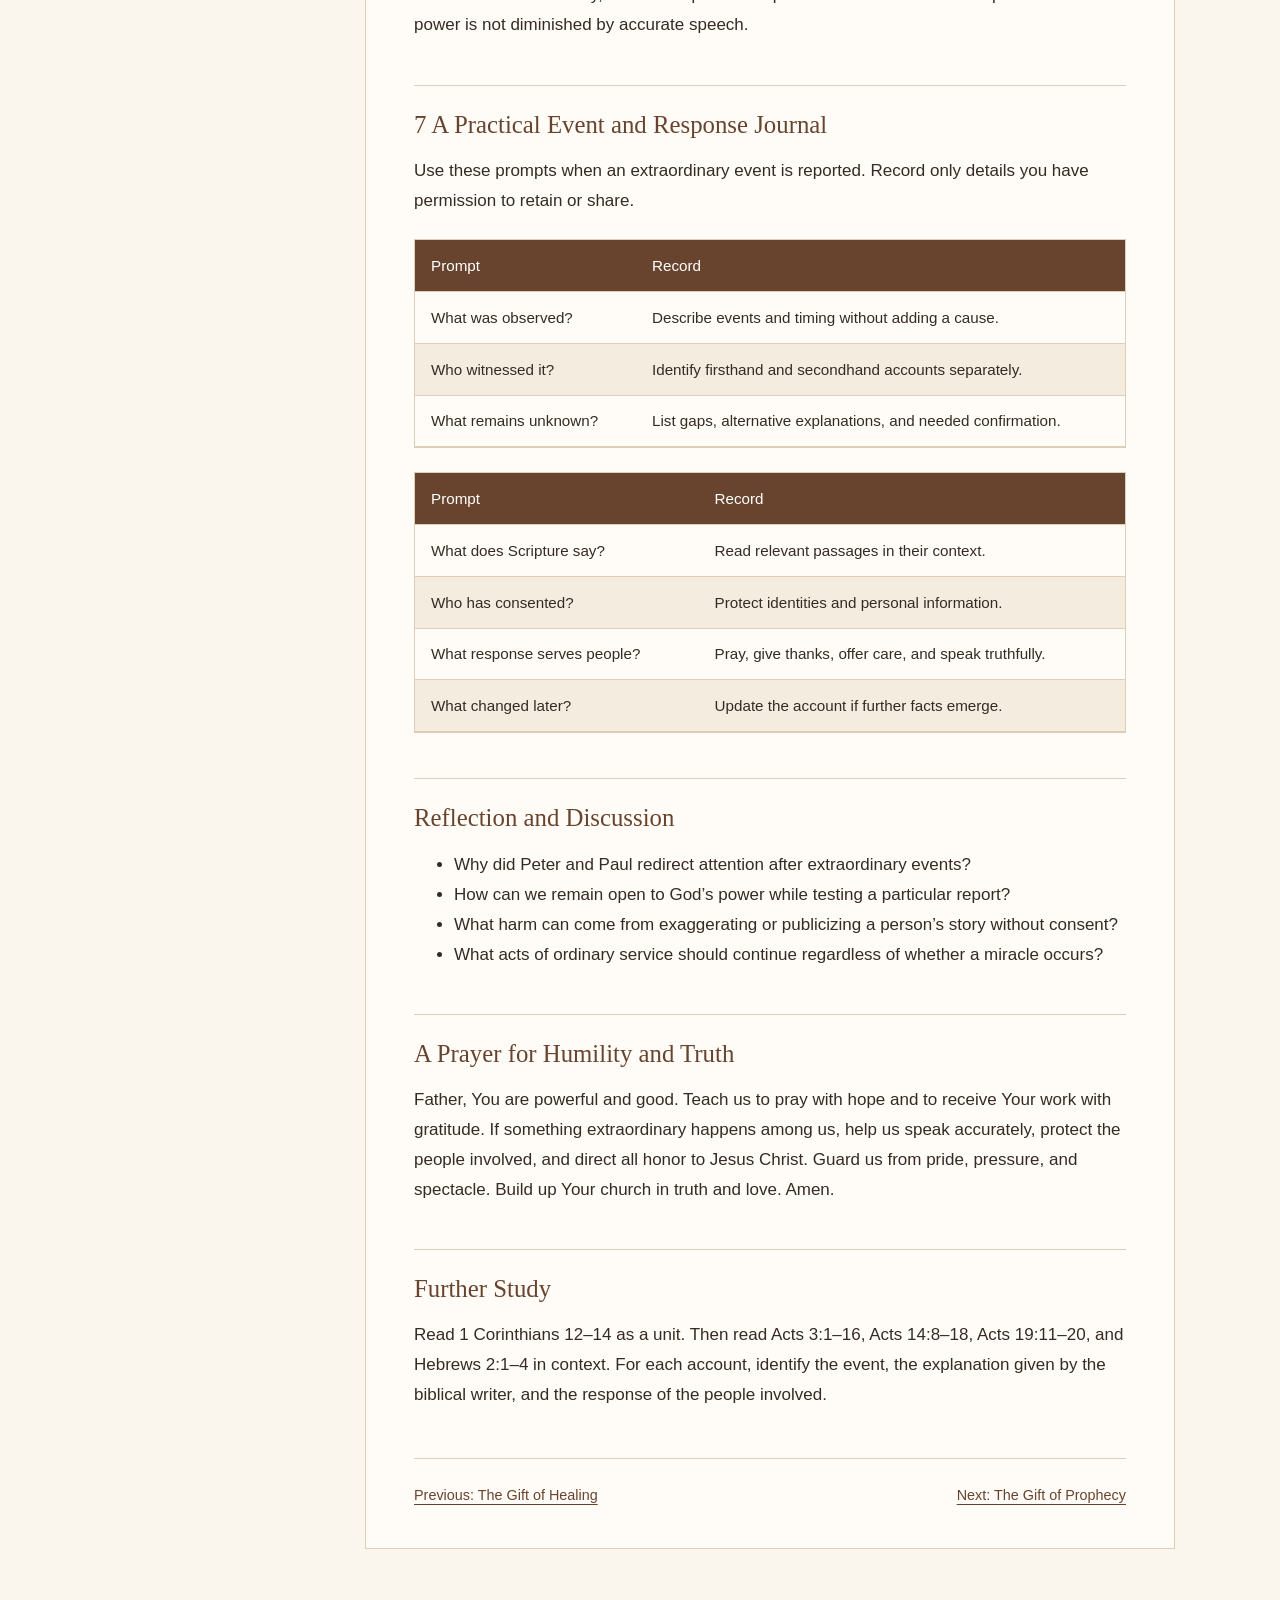
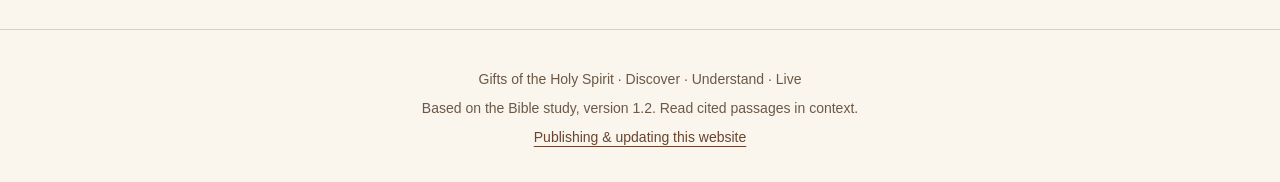
<file: miracles.html>
<!doctype html><html lang="en"><head><meta charset="utf-8"><meta name="viewport" content="width=device-width, initial-scale=1"><title>The Working of Miracles | Gifts of the Holy Spirit</title><meta name="description" content="A Bible study on spiritual gifts, Scripture, discernment, and service for the common good."><link rel="icon" href="assets/favicon.svg"><link rel="stylesheet" href="assets/style.css"><script src="assets/app.js" defer></script></head><body><a class="skip" href="#main">Skip to content</a><header><a class="brand" href="index.html">GIFTS OF THE<br><strong>HOLY SPIRIT</strong></a><nav aria-label="Main navigation"><a href="introduction.html">Introduction</a><a href="index.html#studies">The Gifts</a><a href="fruit.html">Fruit of the Spirit</a><a href="resources.html">Resources</a></nav><a class="download" href="gifts-of-the-holy-spirit.pdf" download>Download PDF</a></header><main id="main" class="reader"><aside><details open><summary>Course contents</summary><a href="introduction.html">Introduction</a><a href="wisdom.html">The Gift of Wisdom</a><a href="knowledge.html">The Gift of Knowledge</a><a href="faith.html">The Gift of Faith</a><a href="healing.html">The Gift of Healing</a><a href="miracles.html">The Working of Miracles</a><a href="prophecy.html">The Gift of Prophecy</a><a href="discernment.html">Discerning Spirits</a><a href="tongues.html">Tongues and Interpretation</a><a href="fruit.html">The Fruit of the Spirit</a><a href="resources.html">Scripture Index & Further Reading</a><a href="glossary.html">Glossary of Spiritual Gifts Terms</a></details><details><summary>On this page</summary><a href="#section-2">Scripture at a Glance</a><a href="#section-3">1 What Does Paul Mean</a><a href="#section-4">2 Miracles Point Beyond the Event</a><a href="#section-5">3 What Accounts in Acts Teach</a><a href="#section-6">4 A Miracle Is Not a Measure of Worth</a><a href="#section-7">5 Test a Claimed Miracle</a><a href="#section-8">6 Resist Spectacle and Misuse</a><a href="#section-9">7 A Practical Event and Response Journal</a><a href="#section-10">Reflection and Discussion</a><a href="#section-11">A Prayer for Humility and Truth</a><a href="#section-12">Further Study</a></details></aside><article><p class="eyebrow">GIFTS OF THE HOLY SPIRIT · BIBLE STUDY</p><div class="tools"><button onclick="window.print()">Print this study</button></div><h1>The Gift of the Working of Miracles</h1><p>A Bible study on God’s power, signs, and faithful witness </p><p class="eyebrow">STUDY FIVE • MIRACLES</p><blockquote>“To another the working of miracles.” — 1 Corinthians 12:10</blockquote><p>Paul names the working of miracles among the Spirit’s manifestations for the common good. This study  examines the brief reference in 1 Corinthians 12 alongside accounts of extraordinary acts in the New  Testament. It asks what those accounts reveal about God, how the church should respond to a claimed  miracle, and why truthfulness, love, and humility matter as much as amazement. </p><h2 id="section-2">Scripture at a Glance</h2><div class="table-wrap" role="region" aria-label="Study reference table" tabindex="0"><table><thead><tr><th scope="col">Passage</th><th scope="col">Contribution to the study</th></tr></thead><tbody><tr><td>1 Corinthians 12:4–11, 27–30</td><td>The Spirit distributes diverse gifts; Paul names the working of miracles and asks whether all work them.</td></tr><tr><td>Acts 3:1–16</td><td>Peter redirects attention from human power to Jesus after a man is healed.</td></tr><tr><td>Acts 14:8–18</td><td>Paul and Barnabas reject worship after a healing is misunderstood by a crowd.</td></tr><tr><td>Acts 19:11–20</td><td>Luke attributes extraordinary miracles to God and contrasts them with attempted misuse of Jesus’ name.</td></tr><tr><td>Hebrews 2:3–4</td><td>Signs and wonders accompany testimony to the message of salvation.</td></tr><tr><td>1 Corinthians 13:1–3; 14:26</td><td>Love and the building up of the church govern the exercise of gifts.</td></tr></tbody></table></div><h2 id="section-3">1 What Does Paul Mean</h2><p>The phrase in 1 Corinthians 12:10 is translated “working of miracles” or “working of powers.” Paul names it  but does not provide a definition, a list of eligible events, or instructions for producing one. He distinguishes  it from gifts of healing in his list, although a healing may itself be experienced as miraculous. The text does  not tell us that the two categories never overlap. </p><p>The surrounding passage supplies a purpose and a limit. The manifestation is given by the Spirit for the  common good; different members receive different gifts. Paul’s questions in 12:29–30 expect that not  everyone has the same function. No person owns God’s power or can summon a miracle at will. </p><figure><img loading="lazy" src="assets/diagram-23-0.png" alt="Study diagram from page 23 of the original Bible study"><figcaption>Diagram from the original study</figcaption></figure><p class="caption">Figure 1 Keep attention on God and the people served</p><h2 id="section-4">2 Miracles Point Beyond the Event</h2><p>In Acts 3, a man who could not walk is healed. Peter immediately rejects the idea that his own power or  piety produced the result and speaks about Jesus. In Acts 14, a crowd mistakes Paul and Barnabas for  gods after a healing. The apostles resist that praise and direct the people toward the living God. An  extraordinary event can attract attention and also be misunderstood. </p><p>Hebrews 2:3–4 describes God bearing witness to the message of salvation through signs, wonders, and  various miracles. These passages give miracles a purpose beyond spectacle. They may prompt gratitude,  witness, and obedience, but they should not become a substitute for the message of Christ. </p><div class="table-wrap" role="region" aria-label="Study reference table" tabindex="0"><table><thead><tr><th scope="col">Response to an event</th><th scope="col">Question to ask</th></tr></thead><tbody><tr><td>Attention</td><td>Who is receiving the credit?</td></tr><tr><td>Meaning</td><td>What claim is being made about God or the gospel?</td></tr><tr><td>Care</td><td>How are the affected people being treated?</td></tr><tr><td>Truth</td><td>What has actually been established?</td></tr></tbody></table></div><h2 id="section-5">3 What Accounts in Acts Teach</h2><p>Acts 19 says that God did extraordinary miracles through Paul. The same passage recounts people  attempting to use the name of Jesus without a genuine relationship to him; the narrative does not present a  repeatable technique involving objects or words. We should not turn a description of an unusual event into a  method or a commodity. </p><p>The book of Acts records particular moments in the spread of the gospel. It is valuable to study these  accounts while distinguishing what Luke reports from what he commands every church to do. Christians  differ on how frequently such works should be expected today. The difference should be discussed with  Scripture, honesty, and care rather than exaggerated claims. </p><figure><img loading="lazy" src="assets/diagram-24-1.png" alt="Study diagram from page 24 of the original Bible study"><figcaption>Diagram from the original study</figcaption></figure><p class="caption">Figure 2 Read a miracle account in context</p><h2 id="section-6">4 A Miracle Is Not a Measure of Worth</h2><p>The presence of an extraordinary event does not establish that the speaker is above correction. Nor does  the absence of one mean that a church, a sick person, or a person praying lacks faith. Paul’s body image in  1 Corinthians 12 values each member and each form of service. First Corinthians 13 places love above  impressive gifts. </p><p>Prayer, teaching, hospitality, generosity, and sustained care remain meaningful when no extraordinary event  is visible. The church should not neglect ordinary responsibilities while waiting for a dramatic intervention. </p><h2 id="section-7">5 Test a Claimed Miracle</h2><p>When someone reports a miracle, begin by hearing the account accurately. Distinguish what was observed,  what is independently known, and what is inferred about its cause. Give the person control over whether  their story is shared. A report about a health condition should not be described as medically verified without  appropriate confirmation. </p><div class="table-wrap" role="region" aria-label="Study reference table" tabindex="0"><table><thead><tr><th scope="col">Question</th><th scope="col">Responsible practice</th></tr></thead><tbody><tr><td>What happened?</td><td>Record the sequence and the person’s own description.</td></tr><tr><td>What is known?</td><td>Separate observation from interpretation and unverified detail.</td></tr><tr><td>May this be shared?</td><td>Ask permission and protect private information.</td></tr><tr><td>What fruit follows?</td><td>Look for gratitude, truth, love, and service rather than personal status.</td></tr><tr><td>Who can help assess it?</td><td>Invite appropriate leaders and relevant expertise.</td></tr></tbody></table></div><p>What fruit follows?  Look for gratitude, truth, love, and service rather  than personal status.  Who can help assess it?  Invite appropriate leaders and relevant expertise.    Testing is not hostility toward God’s work. It honors truth and protects people. If a report changes as further  information arrives, correct it openly. Do not pressure someone to claim an event occurred or to abandon  ordinary care. </p><h2 id="section-8">6 Resist Spectacle and Misuse</h2><p>An event should not be used to demand money, claim unquestionable authority, or manipulate a vulnerable  person. Acts 14 shows how quickly observers may direct honor to the wrong people. The responsible  response of the apostles was to refuse that honor. </p><figure><img loading="lazy" src="assets/diagram-25-2.png" alt="Study diagram from page 25 of the original Bible study"><figcaption>Diagram from the original study</figcaption></figure><p class="caption">Figure 3 A healthy response to an extraordinary report</p><p>Avoid both premature certainty and a reflexive dismissal. A church can pray with hope, examine claims  carefully, and leave questions open where evidence is incomplete. God’s power is not diminished by  accurate speech. </p><h2 id="section-9">7 A Practical Event and Response Journal</h2><p>Use these prompts when an extraordinary event is reported. Record only details you have permission to  retain or share. </p><div class="table-wrap" role="region" aria-label="Study reference table" tabindex="0"><table><thead><tr><th scope="col">Prompt</th><th scope="col">Record</th></tr></thead><tbody><tr><td>What was observed?</td><td>Describe events and timing without adding a cause.</td></tr><tr><td>Who witnessed it?</td><td>Identify firsthand and secondhand accounts separately.</td></tr><tr><td>What remains unknown?</td><td>List gaps, alternative explanations, and needed confirmation.</td></tr></tbody></table></div><div class="table-wrap" role="region" aria-label="Study reference table" tabindex="0"><table><thead><tr><th scope="col">Prompt</th><th scope="col">Record</th></tr></thead><tbody><tr><td>What does Scripture say?</td><td>Read relevant passages in their context.</td></tr><tr><td>Who has consented?</td><td>Protect identities and personal information.</td></tr><tr><td>What response serves people?</td><td>Pray, give thanks, offer care, and speak truthfully.</td></tr><tr><td>What changed later?</td><td>Update the account if further facts emerge.</td></tr></tbody></table></div><h2 id="section-10">Reflection and Discussion</h2><ul><li>Why did Peter and Paul redirect attention after extraordinary events?</li><li>How can we remain open to God’s power while testing a particular report?</li><li>What harm can come from exaggerating or publicizing a person’s story without consent?</li><li>What acts of ordinary service should continue regardless of whether a miracle occurs?</li></ul><h2 id="section-11">A Prayer for Humility and Truth</h2><p>Father, You are powerful and good. Teach us to pray with hope and to receive Your work with gratitude. If  something extraordinary happens among us, help us speak accurately, protect the people involved, and  direct all honor to Jesus Christ. Guard us from pride, pressure, and spectacle. Build up Your church in truth  and love. Amen. </p><h2 id="section-12">Further Study</h2><p>Read 1 Corinthians 12–14 as a unit. Then read Acts 3:1–16, Acts 14:8–18, Acts 19:11–20, and Hebrews  2:1–4 in context. For each account, identify the event, the explanation given by the biblical writer, and the  response of the people involved. </p><div class="next-prev"><a href="healing.html">Previous: The Gift of Healing</a><a href="prophecy.html">Next: The Gift of Prophecy</a></div></article></main><footer><p>Gifts of the Holy Spirit · Discover · Understand · Live</p><p>Based on the Bible study, version 1.2. Read cited passages in context.</p><a href="publishing.html">Publishing & updating this website</a></footer></body></html>
</file>
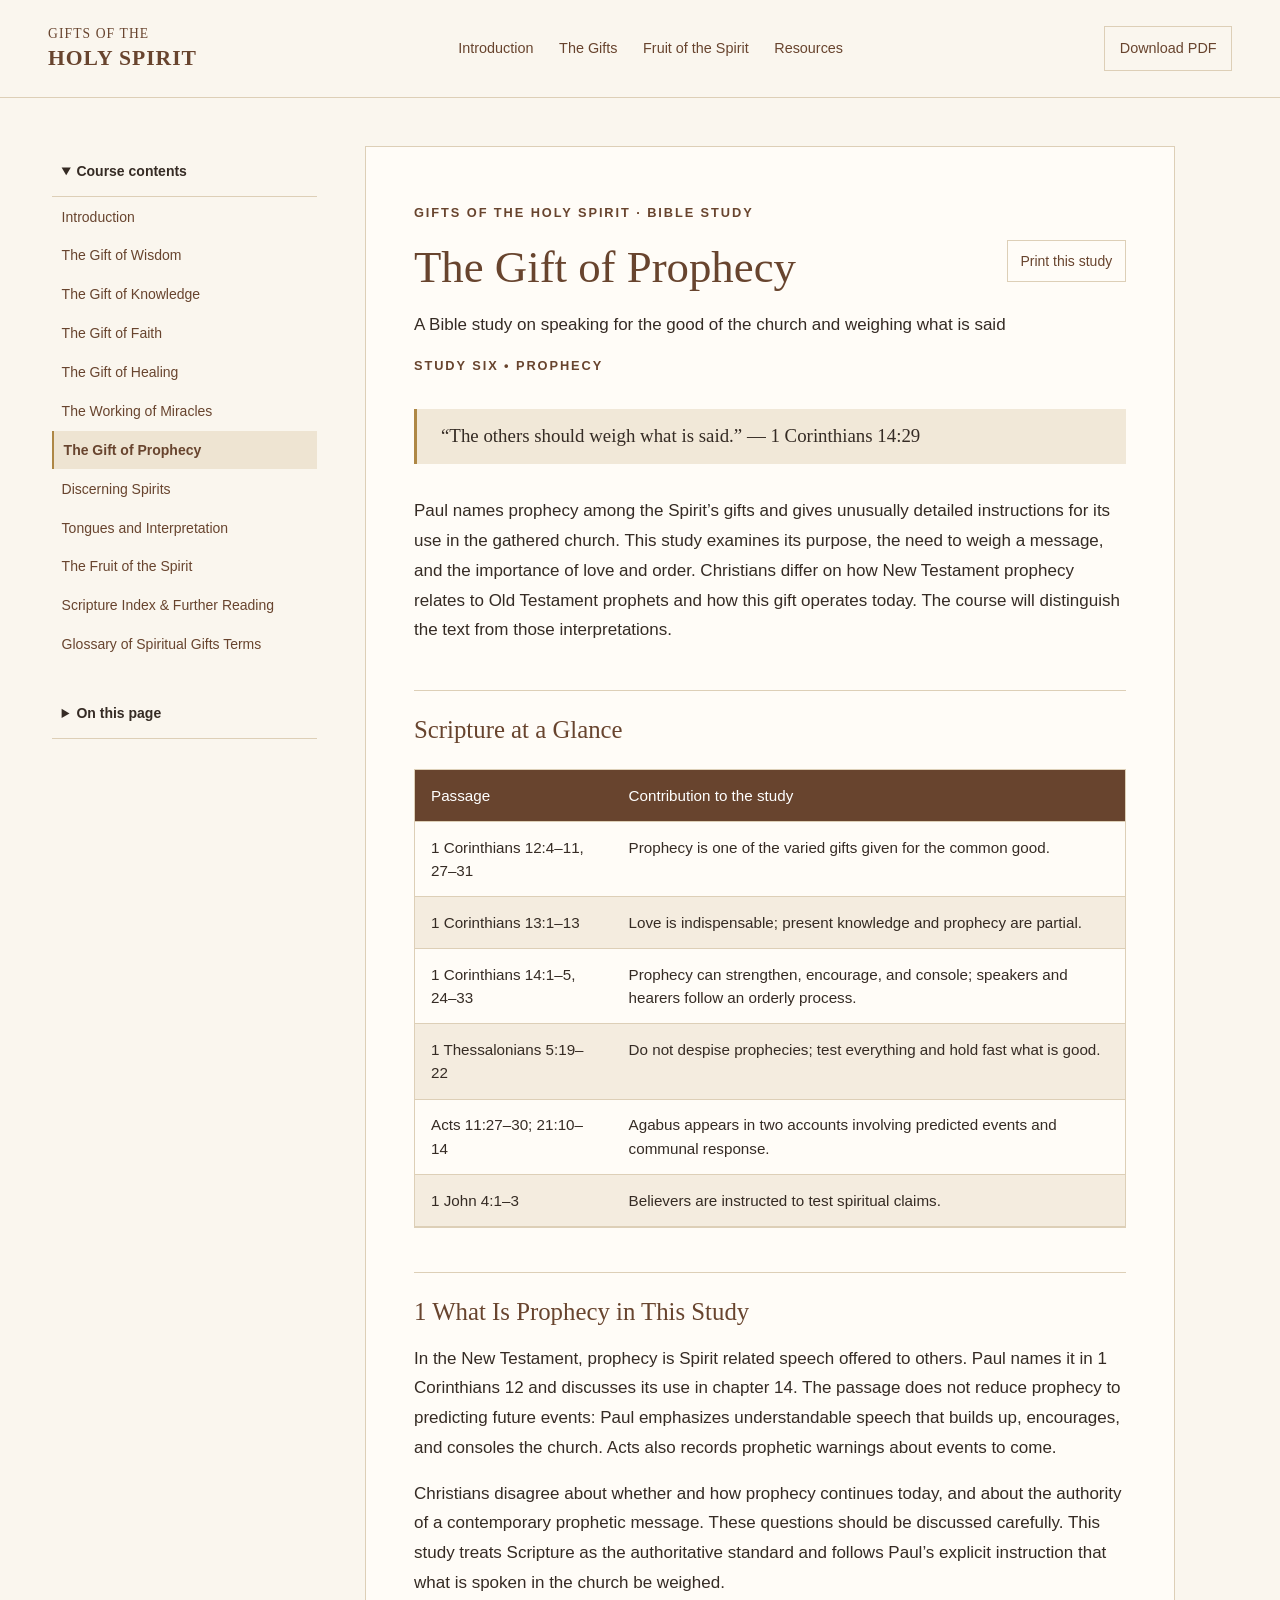
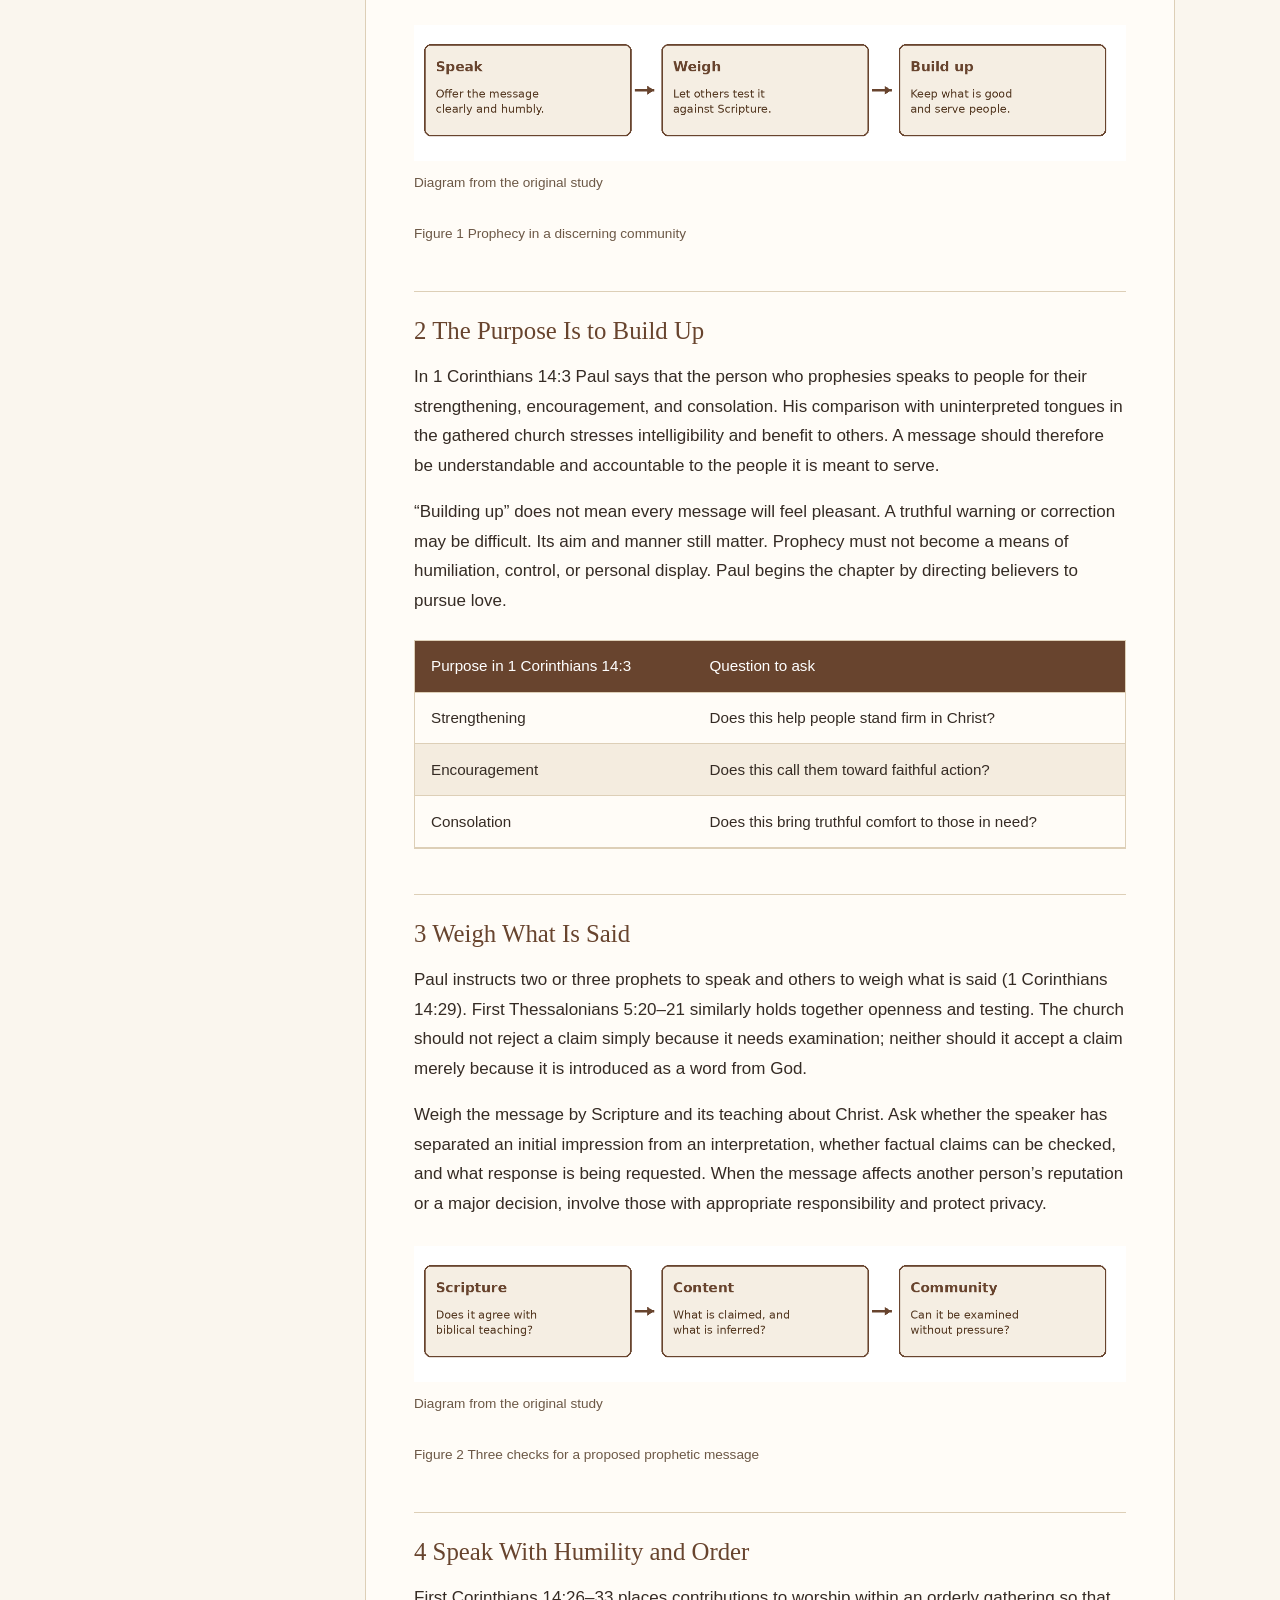
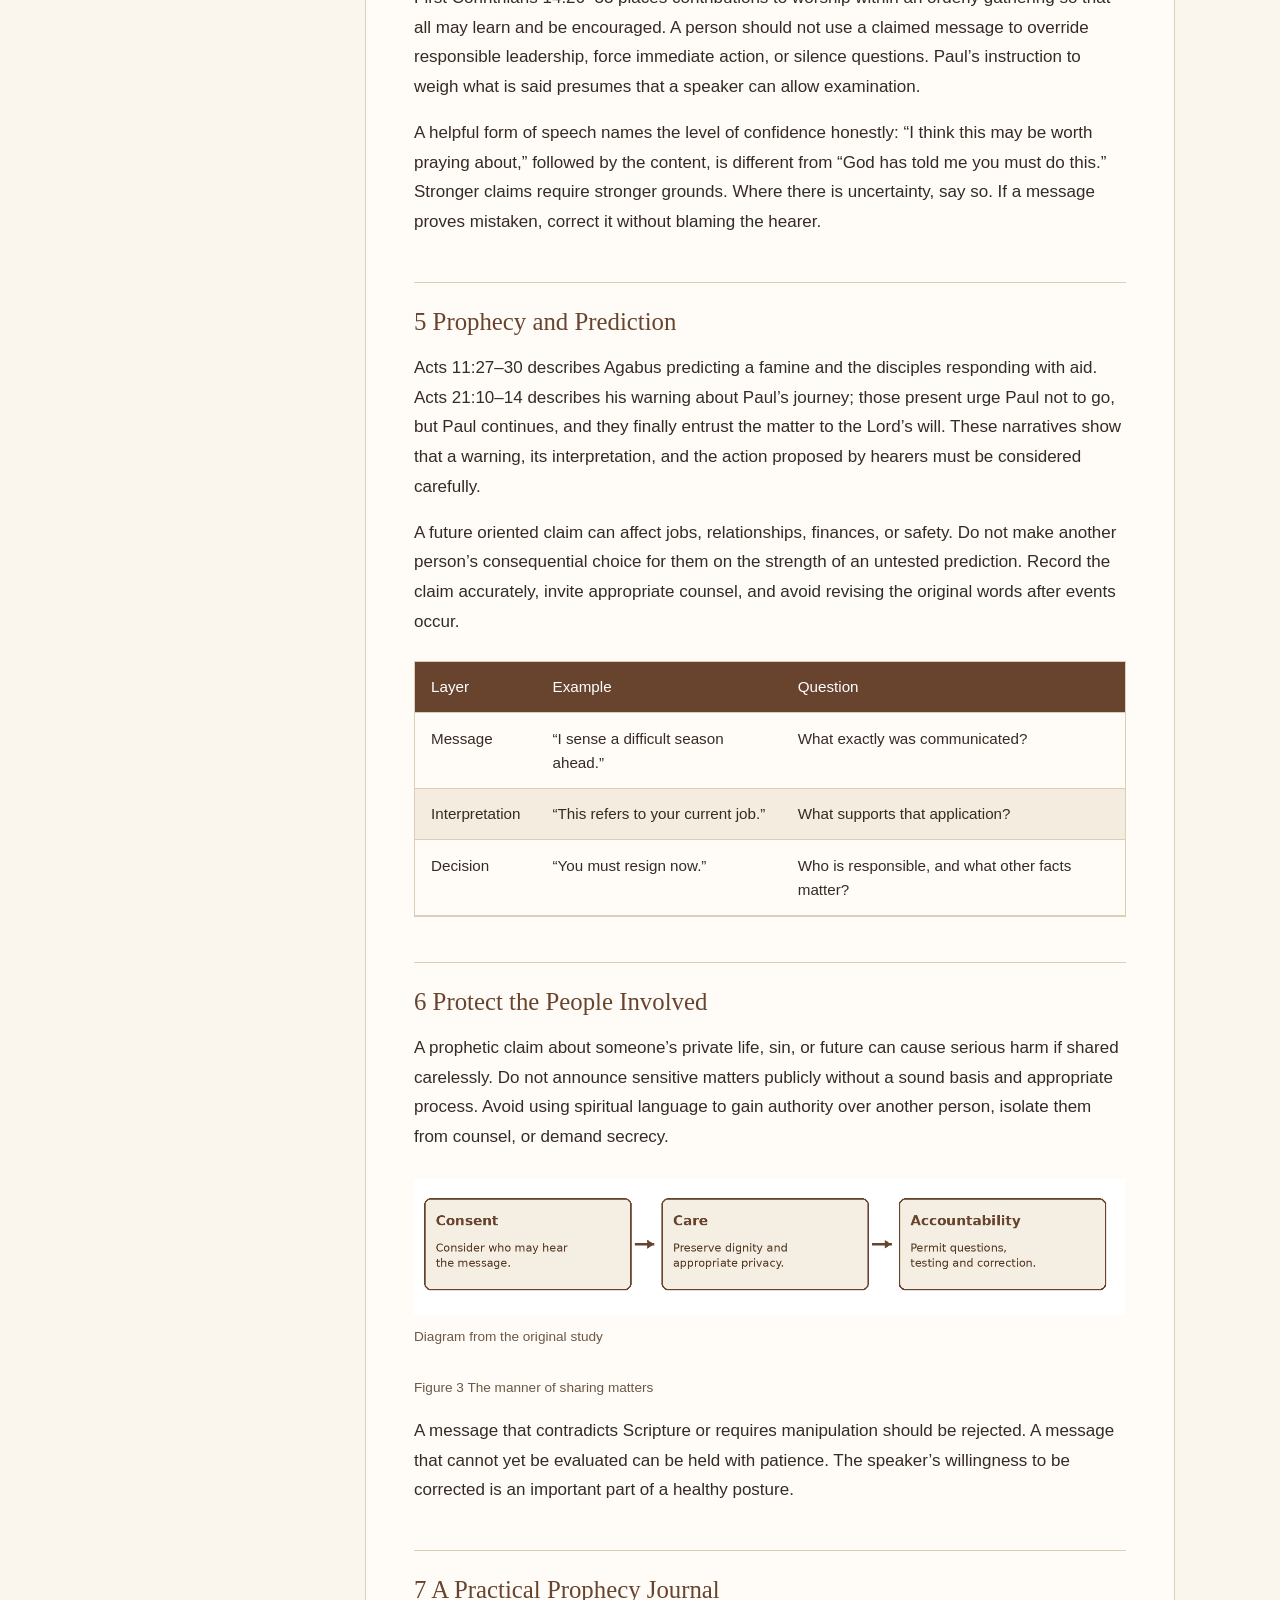
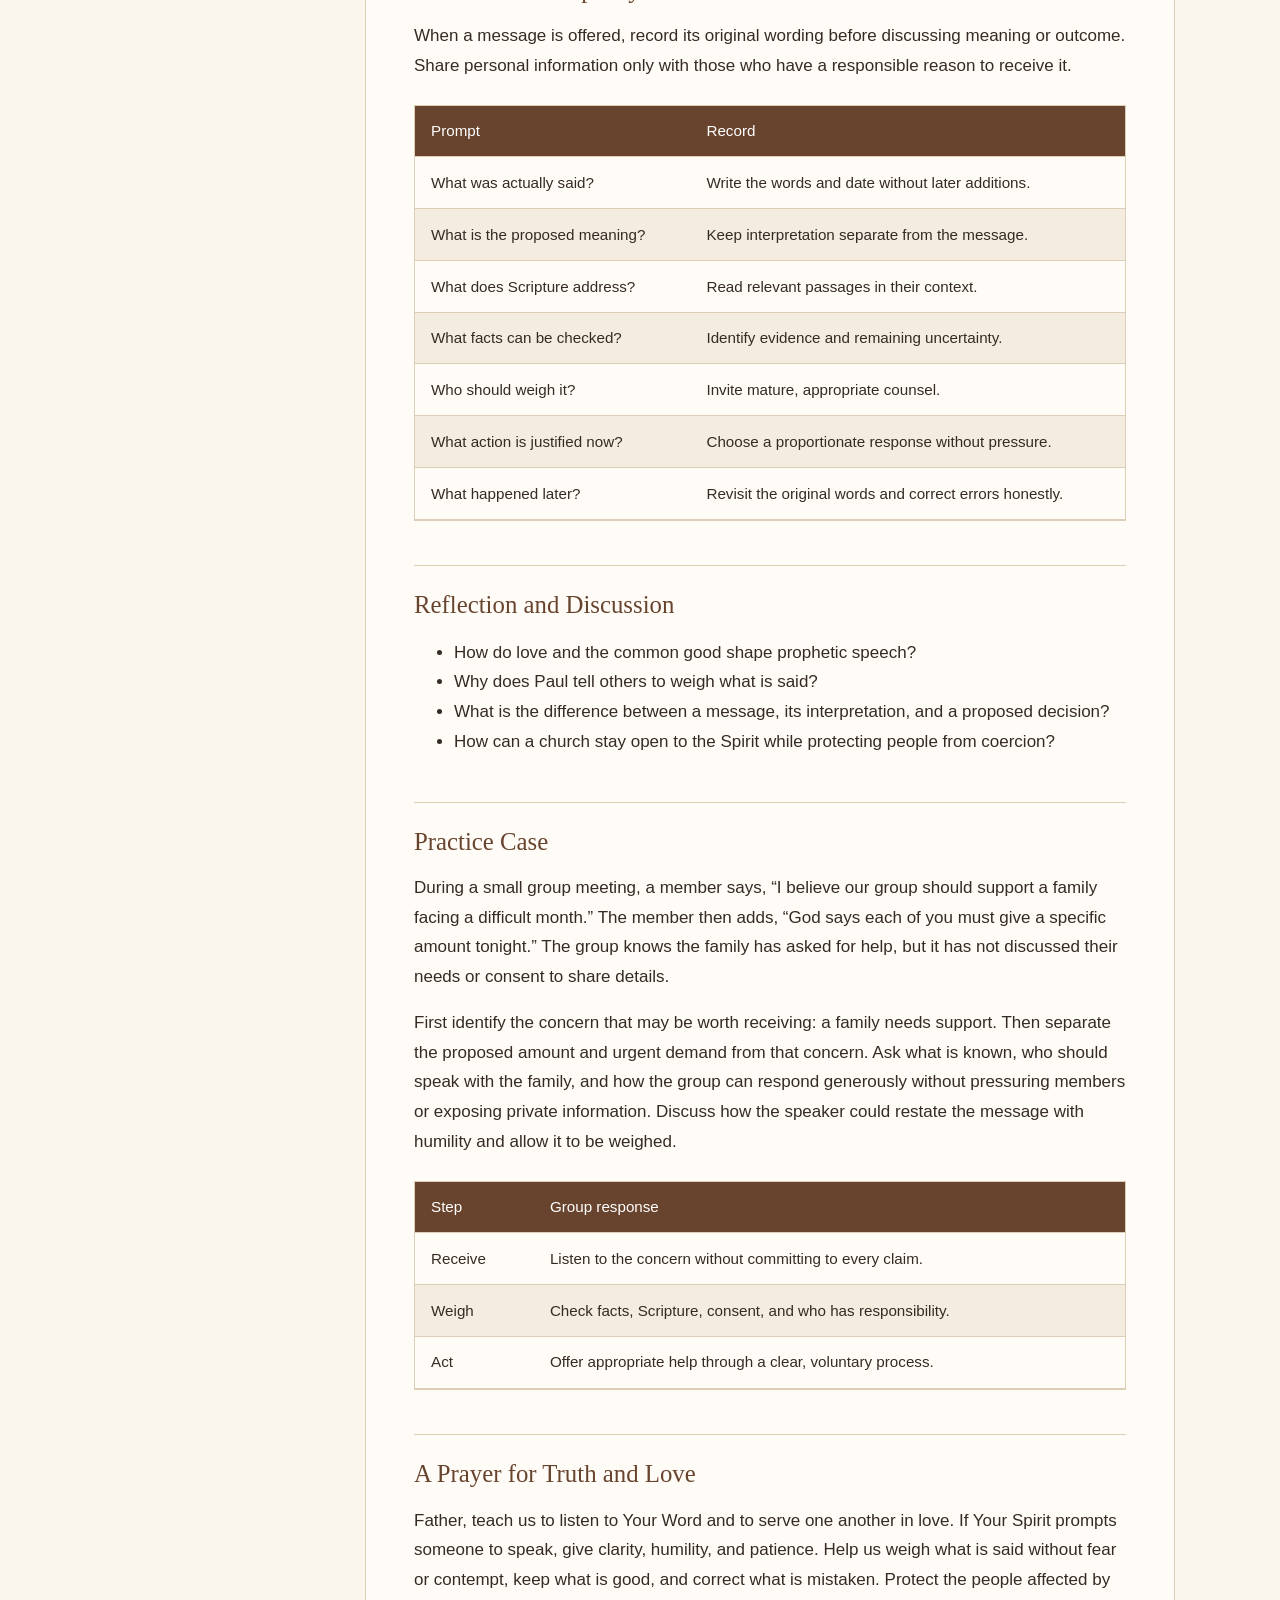
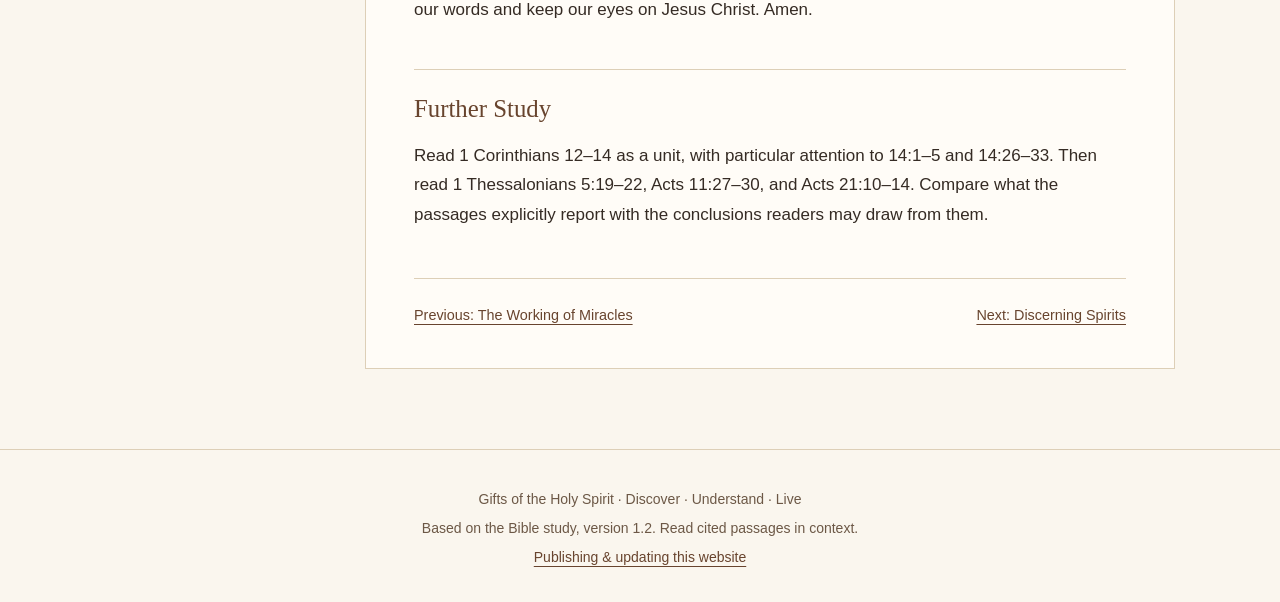
<file: prophecy.html>
<!doctype html><html lang="en"><head><meta charset="utf-8"><meta name="viewport" content="width=device-width, initial-scale=1"><title>The Gift of Prophecy | Gifts of the Holy Spirit</title><meta name="description" content="A Bible study on spiritual gifts, Scripture, discernment, and service for the common good."><link rel="icon" href="assets/favicon.svg"><link rel="stylesheet" href="assets/style.css"><script src="assets/app.js" defer></script></head><body><a class="skip" href="#main">Skip to content</a><header><a class="brand" href="index.html">GIFTS OF THE<br><strong>HOLY SPIRIT</strong></a><nav aria-label="Main navigation"><a href="introduction.html">Introduction</a><a href="index.html#studies">The Gifts</a><a href="fruit.html">Fruit of the Spirit</a><a href="resources.html">Resources</a></nav><a class="download" href="gifts-of-the-holy-spirit.pdf" download>Download PDF</a></header><main id="main" class="reader"><aside><details open><summary>Course contents</summary><a href="introduction.html">Introduction</a><a href="wisdom.html">The Gift of Wisdom</a><a href="knowledge.html">The Gift of Knowledge</a><a href="faith.html">The Gift of Faith</a><a href="healing.html">The Gift of Healing</a><a href="miracles.html">The Working of Miracles</a><a href="prophecy.html">The Gift of Prophecy</a><a href="discernment.html">Discerning Spirits</a><a href="tongues.html">Tongues and Interpretation</a><a href="fruit.html">The Fruit of the Spirit</a><a href="resources.html">Scripture Index & Further Reading</a><a href="glossary.html">Glossary of Spiritual Gifts Terms</a></details><details><summary>On this page</summary><a href="#section-2">Scripture at a Glance</a><a href="#section-3">1 What Is Prophecy in This Study</a><a href="#section-4">2 The Purpose Is to Build Up</a><a href="#section-5">3 Weigh What Is Said</a><a href="#section-6">4 Speak With Humility and Order</a><a href="#section-7">5 Prophecy and Prediction</a><a href="#section-8">6 Protect the People Involved</a><a href="#section-9">7 A Practical Prophecy Journal</a><a href="#section-10">Reflection and Discussion</a><a href="#section-11">Practice Case</a><a href="#section-12">A Prayer for Truth and Love</a><a href="#section-13">Further Study</a></details></aside><article><p class="eyebrow">GIFTS OF THE HOLY SPIRIT · BIBLE STUDY</p><div class="tools"><button onclick="window.print()">Print this study</button></div><h1>The Gift of Prophecy</h1><p>A Bible study on speaking for the good of the church and weighing what is said </p><p class="eyebrow">STUDY SIX • PROPHECY</p><blockquote>“The others should weigh what is said.” — 1 Corinthians 14:29</blockquote><p>Paul names prophecy among the Spirit’s gifts and gives unusually detailed instructions for its use in the  gathered church. This study examines its purpose, the need to weigh a message, and the importance of  love and order. Christians differ on how New Testament prophecy relates to Old Testament prophets and  how this gift operates today. The course will distinguish the text from those interpretations. </p><h2 id="section-2">Scripture at a Glance</h2><div class="table-wrap" role="region" aria-label="Study reference table" tabindex="0"><table><thead><tr><th scope="col">Passage</th><th scope="col">Contribution to the study</th></tr></thead><tbody><tr><td>1 Corinthians 12:4–11, 27–31</td><td>Prophecy is one of the varied gifts given for the common good.</td></tr><tr><td>1 Corinthians 13:1–13</td><td>Love is indispensable; present knowledge and prophecy are partial.</td></tr><tr><td>1 Corinthians 14:1–5, 24–33</td><td>Prophecy can strengthen, encourage, and console; speakers and hearers follow an orderly process.</td></tr><tr><td>1 Thessalonians 5:19–22</td><td>Do not despise prophecies; test everything and hold fast what is good.</td></tr><tr><td>Acts 11:27–30; 21:10–14</td><td>Agabus appears in two accounts involving predicted events and communal response.</td></tr><tr><td>1 John 4:1–3</td><td>Believers are instructed to test spiritual claims.</td></tr></tbody></table></div><h2 id="section-3">1 What Is Prophecy in This Study</h2><p>In the New Testament, prophecy is Spirit related speech offered to others. Paul names it in 1 Corinthians 12  and discusses its use in chapter 14. The passage does not reduce prophecy to predicting future events:  Paul emphasizes understandable speech that builds up, encourages, and consoles the church. Acts also  records prophetic warnings about events to come. </p><p>Christians disagree about whether and how prophecy continues today, and about the authority of a  contemporary prophetic message. These questions should be discussed carefully. This study treats  Scripture as the authoritative standard and follows Paul’s explicit instruction that what is spoken in the  church be weighed. </p><figure><img loading="lazy" src="assets/diagram-27-0.png" alt="Study diagram from page 27 of the original Bible study"><figcaption>Diagram from the original study</figcaption></figure><p class="caption">Figure 1 Prophecy in a discerning community</p><h2 id="section-4">2 The Purpose Is to Build Up</h2><p>In 1 Corinthians 14:3 Paul says that the person who prophesies speaks to people for their strengthening,  encouragement, and consolation. His comparison with uninterpreted tongues in the gathered church  stresses intelligibility and benefit to others. A message should therefore be understandable and  accountable to the people it is meant to serve. </p><p>“Building up” does not mean every message will feel pleasant. A truthful warning or correction may be  difficult. Its aim and manner still matter. Prophecy must not become a means of humiliation, control, or  personal display. Paul begins the chapter by directing believers to pursue love. </p><div class="table-wrap" role="region" aria-label="Study reference table" tabindex="0"><table><thead><tr><th scope="col">Purpose in 1 Corinthians 14:3</th><th scope="col">Question to ask</th></tr></thead><tbody><tr><td>Strengthening</td><td>Does this help people stand firm in Christ?</td></tr><tr><td>Encouragement</td><td>Does this call them toward faithful action?</td></tr><tr><td>Consolation</td><td>Does this bring truthful comfort to those in need?</td></tr></tbody></table></div><h2 id="section-5">3 Weigh What Is Said</h2><p>Paul instructs two or three prophets to speak and others to weigh what is said (1 Corinthians 14:29). First  Thessalonians 5:20–21 similarly holds together openness and testing. The church should not reject a claim  simply because it needs examination; neither should it accept a claim merely because it is introduced as a  word from God. </p><p>Weigh the message by Scripture and its teaching about Christ. Ask whether the speaker has separated an  initial impression from an interpretation, whether factual claims can be checked, and what response is being  requested. When the message affects another person’s reputation or a major decision, involve those with  appropriate responsibility and protect privacy. </p><figure><img loading="lazy" src="assets/diagram-28-1.png" alt="Study diagram from page 28 of the original Bible study"><figcaption>Diagram from the original study</figcaption></figure><p class="caption">Figure 2 Three checks for a proposed prophetic message</p><h2 id="section-6">4 Speak With Humility and Order</h2><p>First Corinthians 14:26–33 places contributions to worship within an orderly gathering so that all may learn  and be encouraged. A person should not use a claimed message to override responsible leadership, force  immediate action, or silence questions. Paul’s instruction to weigh what is said presumes that a speaker  can allow examination. </p><p>A helpful form of speech names the level of confidence honestly: “I think this may be worth praying about,”  followed by the content, is different from “God has told me you must do this.” Stronger claims require  stronger grounds. Where there is uncertainty, say so. If a message proves mistaken, correct it without  blaming the hearer. </p><h2 id="section-7">5 Prophecy and Prediction</h2><p>Acts 11:27–30 describes Agabus predicting a famine and the disciples responding with aid. Acts 21:10–14  describes his warning about Paul’s journey; those present urge Paul not to go, but Paul continues, and they  finally entrust the matter to the Lord’s will. These narratives show that a warning, its interpretation, and the  action proposed by hearers must be considered carefully. </p><p>A future oriented claim can affect jobs, relationships, finances, or safety. Do not make another person’s  consequential choice for them on the strength of an untested prediction. Record the claim accurately, invite  appropriate counsel, and avoid revising the original words after events occur. </p><div class="table-wrap" role="region" aria-label="Study reference table" tabindex="0"><table><thead><tr><th scope="col">Layer</th><th scope="col">Example</th><th scope="col">Question</th></tr></thead><tbody><tr><td>Message</td><td>“I sense a difficult season ahead.”</td><td>What exactly was communicated?</td></tr><tr><td>Interpretation</td><td>“This refers to your current job.”</td><td>What supports that application?</td></tr><tr><td>Decision</td><td>“You must resign now.”</td><td>Who is responsible, and what other facts matter?</td></tr></tbody></table></div><h2 id="section-8">6 Protect the People Involved</h2><p>A prophetic claim about someone’s private life, sin, or future can cause serious harm if shared carelessly.  Do not announce sensitive matters publicly without a sound basis and appropriate process. Avoid using  spiritual language to gain authority over another person, isolate them from counsel, or demand secrecy. </p><figure><img loading="lazy" src="assets/diagram-29-2.png" alt="Study diagram from page 29 of the original Bible study"><figcaption>Diagram from the original study</figcaption></figure><p class="caption">Figure 3 The manner of sharing matters</p><p>A message that contradicts Scripture or requires manipulation should be rejected. A message that cannot  yet be evaluated can be held with patience. The speaker’s willingness to be corrected is an important part  of a healthy posture. </p><h2 id="section-9">7 A Practical Prophecy Journal</h2><p>When a message is offered, record its original wording before discussing meaning or outcome. Share  personal information only with those who have a responsible reason to receive it. </p><div class="table-wrap" role="region" aria-label="Study reference table" tabindex="0"><table><thead><tr><th scope="col">Prompt</th><th scope="col">Record</th></tr></thead><tbody><tr><td>What was actually said?</td><td>Write the words and date without later additions.</td></tr><tr><td>What is the proposed meaning?</td><td>Keep interpretation separate from the message.</td></tr><tr><td>What does Scripture address?</td><td>Read relevant passages in their context.</td></tr><tr><td>What facts can be checked?</td><td>Identify evidence and remaining uncertainty.</td></tr><tr><td>Who should weigh it?</td><td>Invite mature, appropriate counsel.</td></tr><tr><td>What action is justified now?</td><td>Choose a proportionate response without pressure.</td></tr><tr><td>What happened later?</td><td>Revisit the original words and correct errors honestly.</td></tr></tbody></table></div><h2 id="section-10">Reflection and Discussion</h2><ul><li>How do love and the common good shape prophetic speech?</li><li>Why does Paul tell others to weigh what is said?</li><li>What is the difference between a message, its interpretation, and a proposed decision?</li><li>How can a church stay open to the Spirit while protecting people from coercion?</li></ul><h2 id="section-11">Practice Case</h2><p>During a small group meeting, a member says, “I believe our group should support a family facing a difficult  month.” The member then adds, “God says each of you must give a specific amount tonight.” The group  knows the family has asked for help, but it has not discussed their needs or consent to share details. </p><p>First identify the concern that may be worth receiving: a family needs support. Then separate the proposed  amount and urgent demand from that concern. Ask what is known, who should speak with the family, and  how the group can respond generously without pressuring members or exposing private information.  Discuss how the speaker could restate the message with humility and allow it to be weighed. </p><div class="table-wrap" role="region" aria-label="Study reference table" tabindex="0"><table><thead><tr><th scope="col">Step</th><th scope="col">Group response</th></tr></thead><tbody><tr><td>Receive</td><td>Listen to the concern without committing to every claim.</td></tr><tr><td>Weigh</td><td>Check facts, Scripture, consent, and who has responsibility.</td></tr><tr><td>Act</td><td>Offer appropriate help through a clear, voluntary process.</td></tr></tbody></table></div><h2 id="section-12">A Prayer for Truth and Love</h2><p>Father, teach us to listen to Your Word and to serve one another in love. If Your Spirit prompts someone to  speak, give clarity, humility, and patience. Help us weigh what is said without fear or contempt, keep what is  good, and correct what is mistaken. Protect the people affected by our words and keep our eyes on Jesus  Christ. Amen. </p><h2 id="section-13">Further Study</h2><p>Read 1 Corinthians 12–14 as a unit, with particular attention to 14:1–5 and 14:26–33. Then read 1  Thessalonians 5:19–22, Acts 11:27–30, and Acts 21:10–14. Compare what the passages explicitly report  with the conclusions readers may draw from them. </p><div class="next-prev"><a href="miracles.html">Previous: The Working of Miracles</a><a href="discernment.html">Next: Discerning Spirits</a></div></article></main><footer><p>Gifts of the Holy Spirit · Discover · Understand · Live</p><p>Based on the Bible study, version 1.2. Read cited passages in context.</p><a href="publishing.html">Publishing & updating this website</a></footer></body></html>
</file>
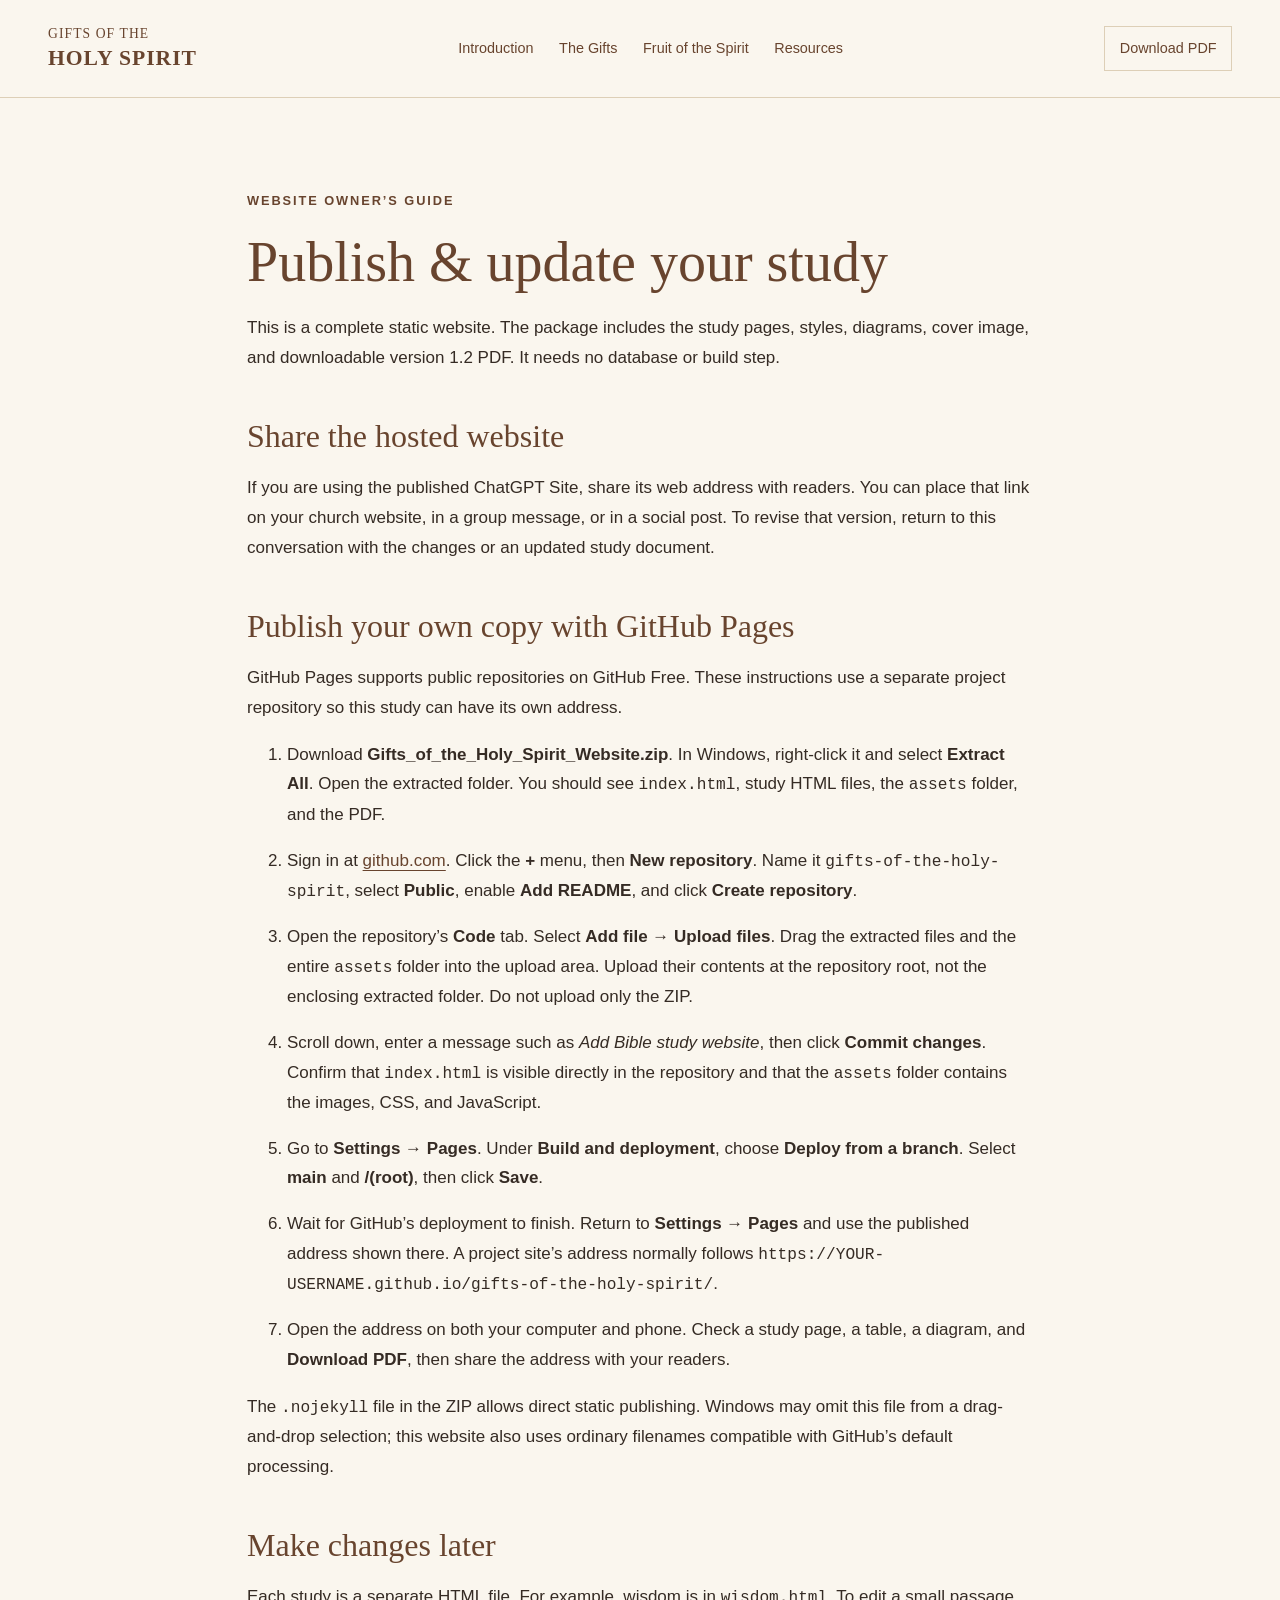
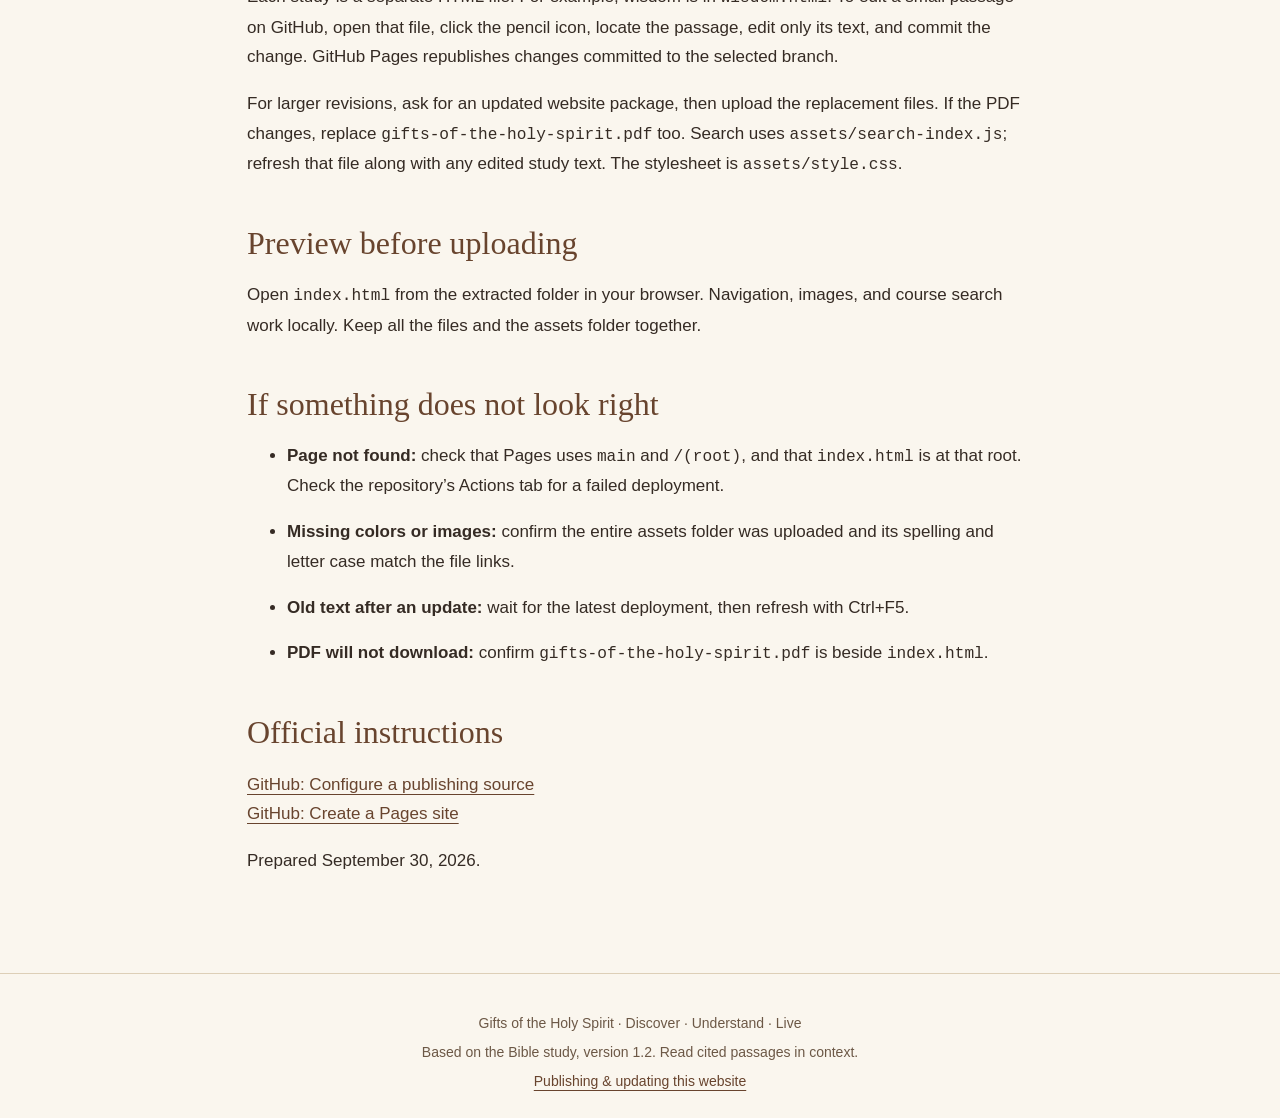
<file: publishing.html>
<!doctype html><html lang="en"><head><meta charset="utf-8"><meta name="viewport" content="width=device-width, initial-scale=1"><title>Publishing Instructions | Gifts of the Holy Spirit</title><meta name="description" content="A Bible study on spiritual gifts, Scripture, discernment, and service for the common good."><link rel="icon" href="assets/favicon.svg"><link rel="stylesheet" href="assets/style.css"><script src="assets/app.js" defer></script></head><body><a class="skip" href="#main">Skip to content</a><header><a class="brand" href="index.html">GIFTS OF THE<br><strong>HOLY SPIRIT</strong></a><nav aria-label="Main navigation"><a href="introduction.html">Introduction</a><a href="index.html#studies">The Gifts</a><a href="fruit.html">Fruit of the Spirit</a><a href="resources.html">Resources</a></nav><a class="download" href="gifts-of-the-holy-spirit.pdf" download>Download PDF</a></header><main id="main" class="instructions"><p class="eyebrow">WEBSITE OWNER’S GUIDE</p><h1>Publish & update your study</h1><p>This is a complete static website. The package includes the study pages, styles, diagrams, cover image, and downloadable version 1.2 PDF. It needs no database or build step.</p><h2>Share the hosted website</h2><p>If you are using the published ChatGPT Site, share its web address with readers. You can place that link on your church website, in a group message, or in a social post. To revise that version, return to this conversation with the changes or an updated study document.</p><h2>Publish your own copy with GitHub Pages</h2><p>GitHub Pages supports public repositories on GitHub Free. These instructions use a separate project repository so this study can have its own address.</p><ol><li>Download <strong>Gifts_of_the_Holy_Spirit_Website.zip</strong>. In Windows, right-click it and select <strong>Extract All</strong>. Open the extracted folder. You should see <code>index.html</code>, study HTML files, the <code>assets</code> folder, and the PDF.</li><li>Sign in at <a href="https://github.com">github.com</a>. Click the <strong>+</strong> menu, then <strong>New repository</strong>. Name it <code>gifts-of-the-holy-spirit</code>, select <strong>Public</strong>, enable <strong>Add README</strong>, and click <strong>Create repository</strong>.</li><li>Open the repository’s <strong>Code</strong> tab. Select <strong>Add file → Upload files</strong>. Drag the extracted files and the entire <code>assets</code> folder into the upload area. Upload their contents at the repository root, not the enclosing extracted folder. Do not upload only the ZIP.</li><li>Scroll down, enter a message such as <em>Add Bible study website</em>, then click <strong>Commit changes</strong>. Confirm that <code>index.html</code> is visible directly in the repository and that the <code>assets</code> folder contains the images, CSS, and JavaScript.</li><li>Go to <strong>Settings → Pages</strong>. Under <strong>Build and deployment</strong>, choose <strong>Deploy from a branch</strong>. Select <strong>main</strong> and <strong>/(root)</strong>, then click <strong>Save</strong>.</li><li>Wait for GitHub’s deployment to finish. Return to <strong>Settings → Pages</strong> and use the published address shown there. A project site’s address normally follows <code>https://YOUR-USERNAME.github.io/gifts-of-the-holy-spirit/</code>.</li><li>Open the address on both your computer and phone. Check a study page, a table, a diagram, and <strong>Download PDF</strong>, then share the address with your readers.</li></ol><p>The <code>.nojekyll</code> file in the ZIP allows direct static publishing. Windows may omit this file from a drag-and-drop selection; this website also uses ordinary filenames compatible with GitHub’s default processing.</p><h2>Make changes later</h2><p>Each study is a separate HTML file. For example, wisdom is in <code>wisdom.html</code>. To edit a small passage on GitHub, open that file, click the pencil icon, locate the passage, edit only its text, and commit the change. GitHub Pages republishes changes committed to the selected branch.</p><p>For larger revisions, ask for an updated website package, then upload the replacement files. If the PDF changes, replace <code>gifts-of-the-holy-spirit.pdf</code> too. Search uses <code>assets/search-index.js</code>; refresh that file along with any edited study text. The stylesheet is <code>assets/style.css</code>.</p><h2>Preview before uploading</h2><p>Open <code>index.html</code> from the extracted folder in your browser. Navigation, images, and course search work locally. Keep all the files and the assets folder together.</p><h2>If something does not look right</h2><ul><li><strong>Page not found:</strong> check that Pages uses <code>main</code> and <code>/(root)</code>, and that <code>index.html</code> is at that root. Check the repository’s Actions tab for a failed deployment.</li><li><strong>Missing colors or images:</strong> confirm the entire assets folder was uploaded and its spelling and letter case match the file links.</li><li><strong>Old text after an update:</strong> wait for the latest deployment, then refresh with Ctrl+F5.</li><li><strong>PDF will not download:</strong> confirm <code>gifts-of-the-holy-spirit.pdf</code> is beside <code>index.html</code>.</li></ul><h2>Official instructions</h2><p><a href="https://docs.github.com/en/pages/getting-started-with-github-pages/configuring-a-publishing-source-for-your-github-pages-site">GitHub: Configure a publishing source</a><br><a href="https://docs.github.com/en/pages/getting-started-with-github-pages/creating-a-github-pages-site">GitHub: Create a Pages site</a></p><p>Prepared September 30, 2026.</p></main><footer><p>Gifts of the Holy Spirit · Discover · Understand · Live</p><p>Based on the Bible study, version 1.2. Read cited passages in context.</p><a href="publishing.html">Publishing & updating this website</a></footer></body></html>
</file>
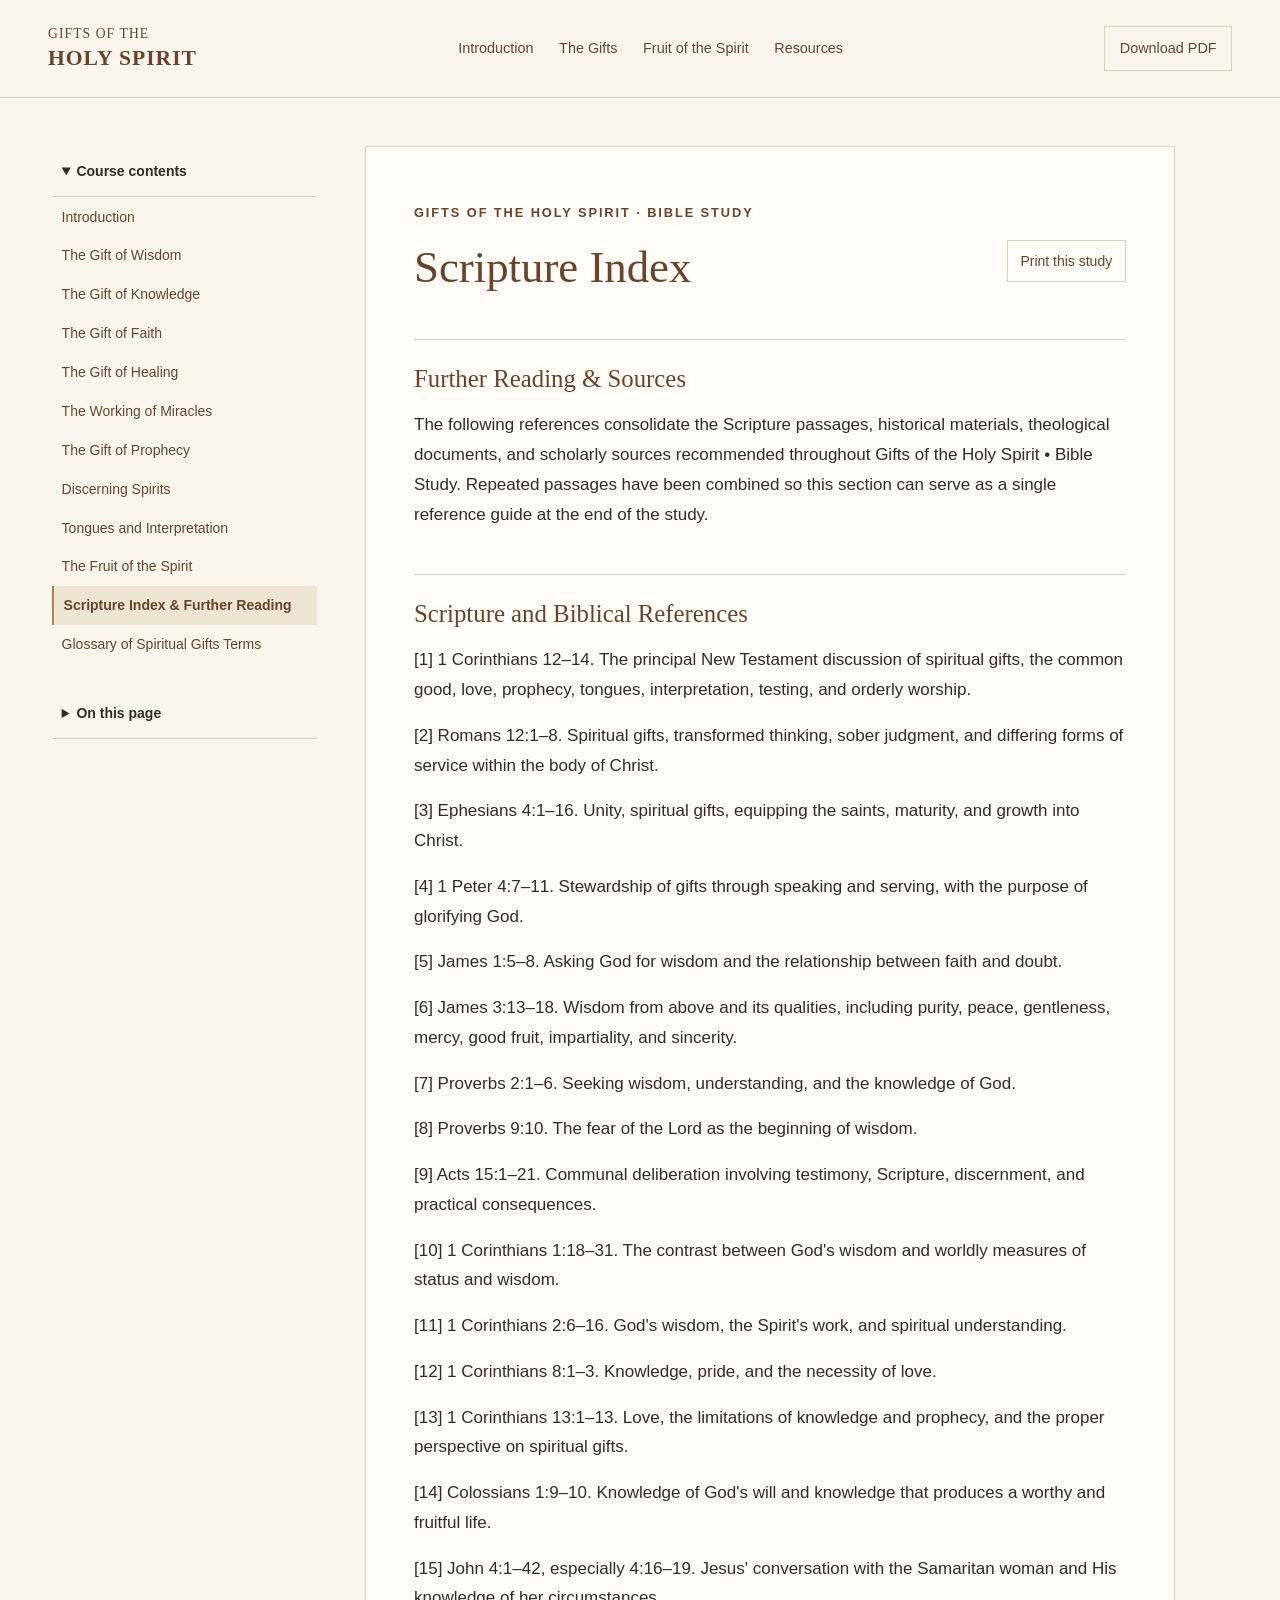
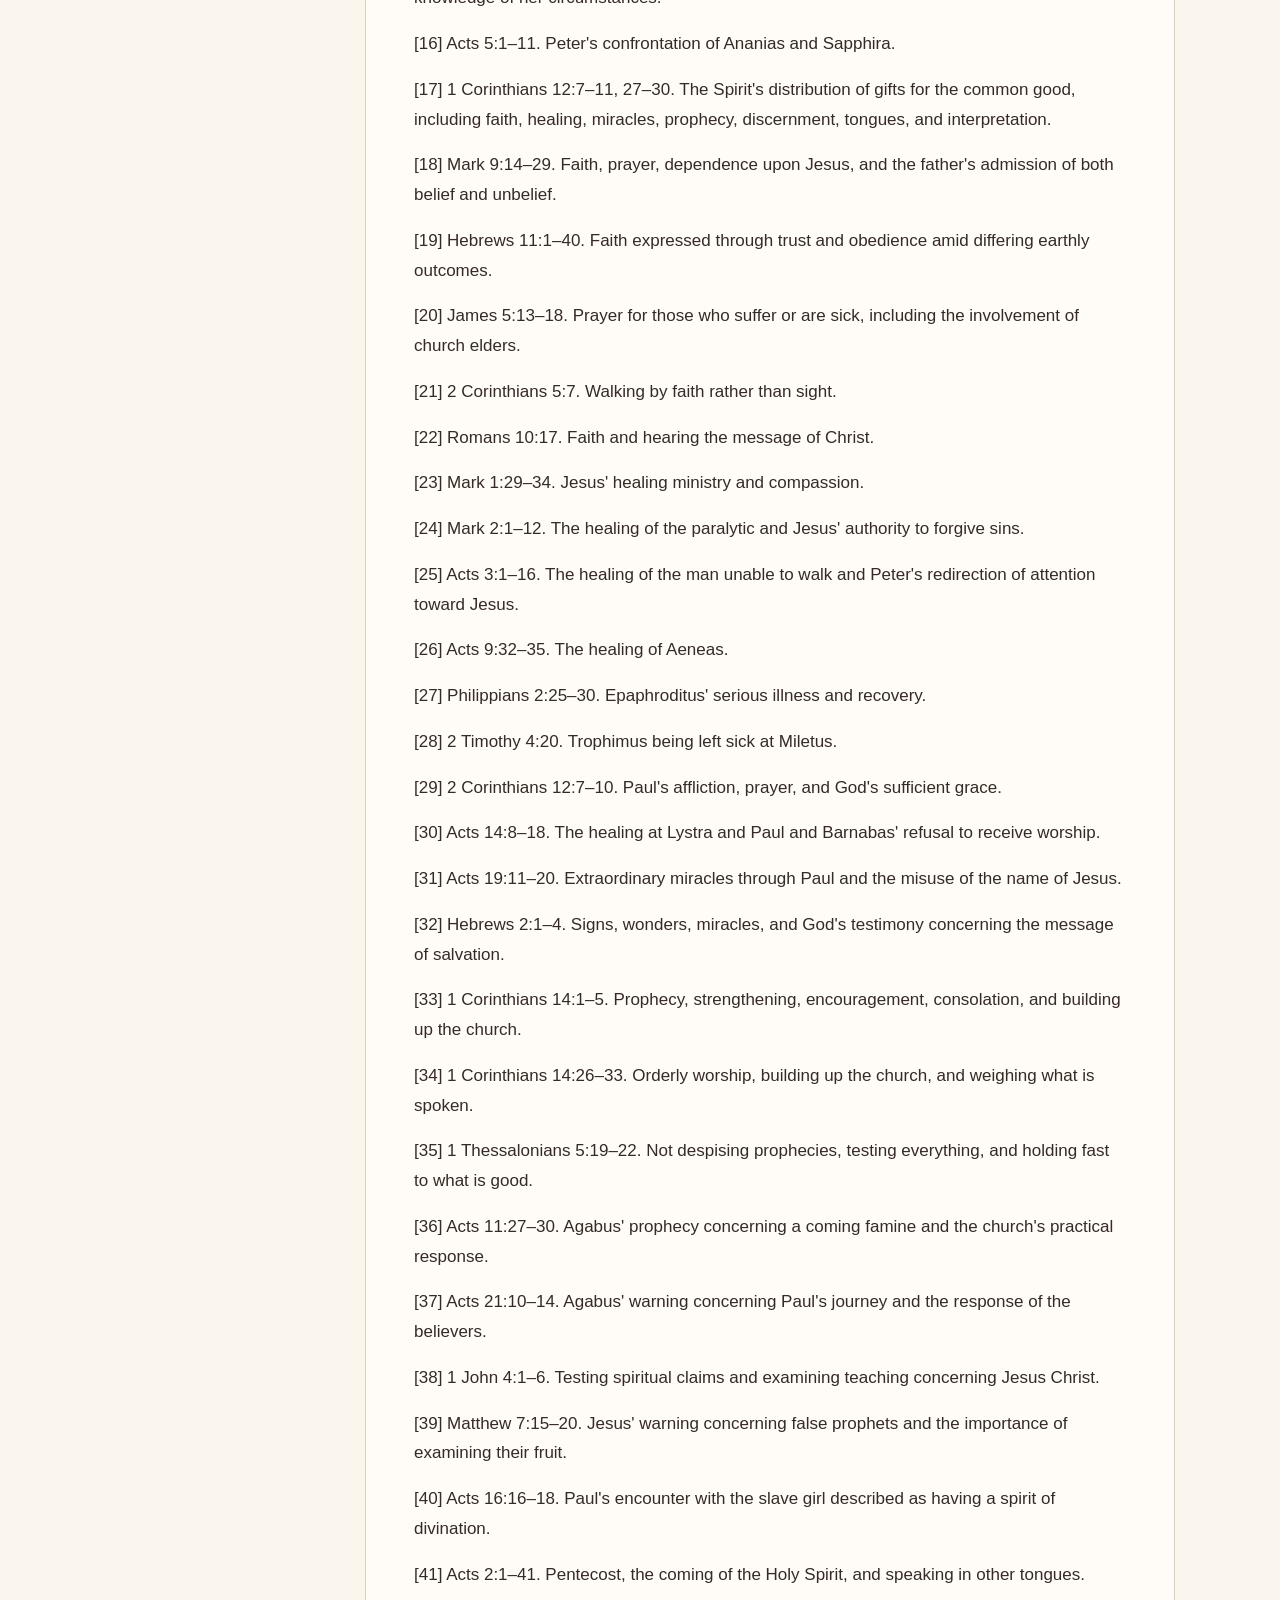
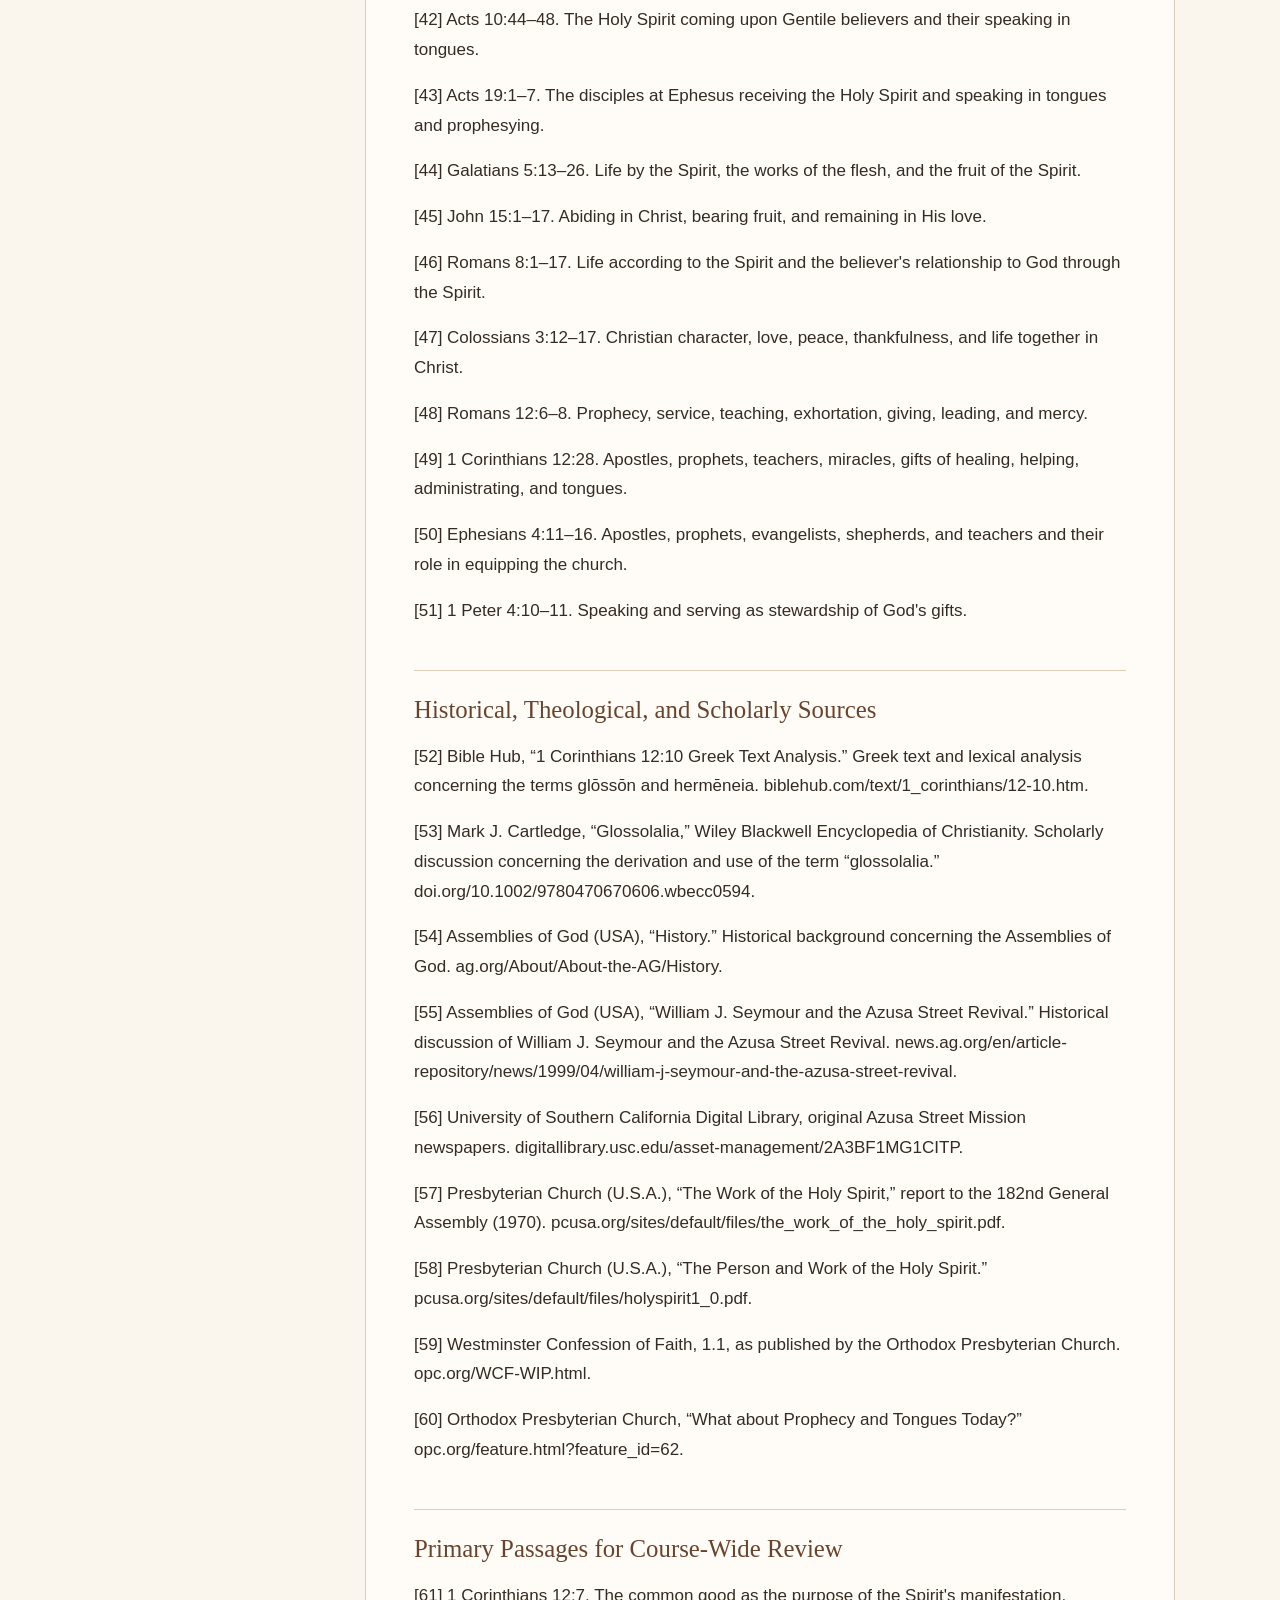
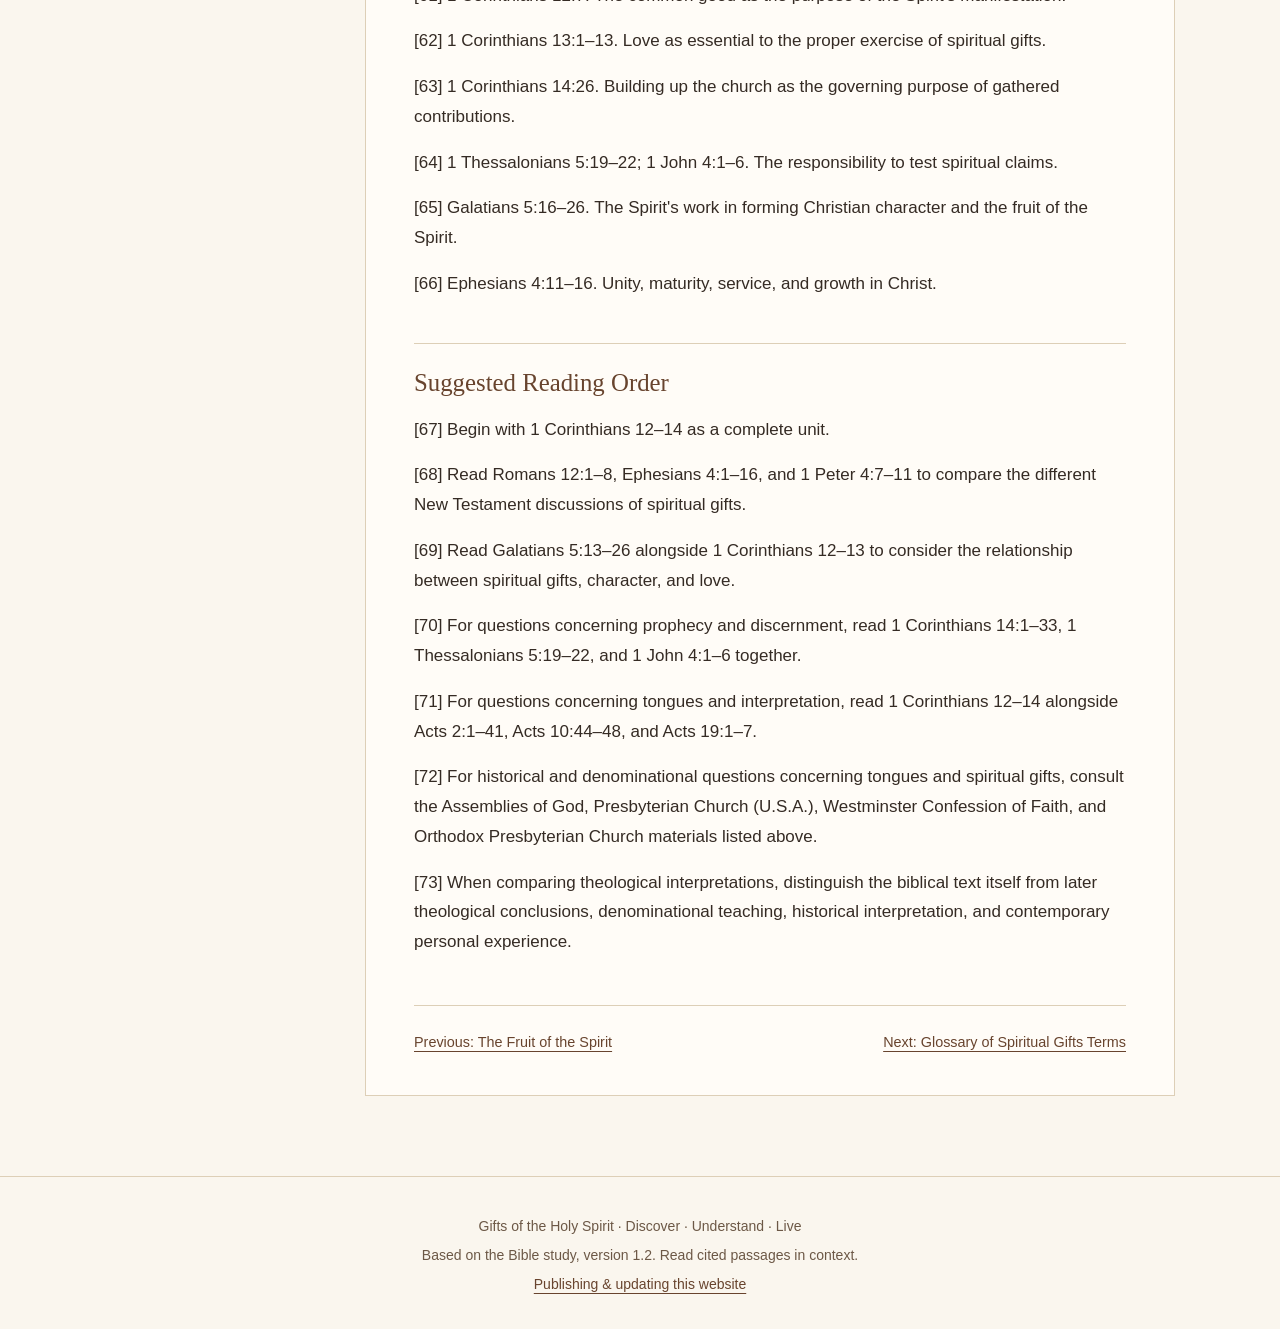
<file: resources.html>
<!doctype html><html lang="en"><head><meta charset="utf-8"><meta name="viewport" content="width=device-width, initial-scale=1"><title>Scripture Index &amp; Further Reading | Gifts of the Holy Spirit</title><meta name="description" content="A Bible study on spiritual gifts, Scripture, discernment, and service for the common good."><link rel="icon" href="assets/favicon.svg"><link rel="stylesheet" href="assets/style.css"><script src="assets/app.js" defer></script></head><body><a class="skip" href="#main">Skip to content</a><header><a class="brand" href="index.html">GIFTS OF THE<br><strong>HOLY SPIRIT</strong></a><nav aria-label="Main navigation"><a href="introduction.html">Introduction</a><a href="index.html#studies">The Gifts</a><a href="fruit.html">Fruit of the Spirit</a><a href="resources.html">Resources</a></nav><a class="download" href="gifts-of-the-holy-spirit.pdf" download>Download PDF</a></header><main id="main" class="reader"><aside><details open><summary>Course contents</summary><a href="introduction.html">Introduction</a><a href="wisdom.html">The Gift of Wisdom</a><a href="knowledge.html">The Gift of Knowledge</a><a href="faith.html">The Gift of Faith</a><a href="healing.html">The Gift of Healing</a><a href="miracles.html">The Working of Miracles</a><a href="prophecy.html">The Gift of Prophecy</a><a href="discernment.html">Discerning Spirits</a><a href="tongues.html">Tongues and Interpretation</a><a href="fruit.html">The Fruit of the Spirit</a><a href="resources.html">Scripture Index & Further Reading</a><a href="glossary.html">Glossary of Spiritual Gifts Terms</a></details><details><summary>On this page</summary><a href="#section-2">Further Reading &amp; Sources</a><a href="#section-3">Scripture and Biblical References</a><a href="#section-4">Historical, Theological, and Scholarly Sources</a><a href="#section-5">Primary Passages for Course-Wide Review</a><a href="#section-6">Suggested Reading Order</a></details></aside><article><p class="eyebrow">GIFTS OF THE HOLY SPIRIT · BIBLE STUDY</p><div class="tools"><button onclick="window.print()">Print this study</button></div><h1>Scripture Index</h1><h2 id="section-2">Further Reading &amp; Sources</h2><p>The following references consolidate the Scripture passages, historical materials, theological documents,  and scholarly sources recommended throughout Gifts of the Holy Spirit • Bible Study. Repeated passages  have been combined so this section can serve as a single reference guide at the end of the study. </p><h2 id="section-3">Scripture and Biblical References</h2><p>[1] 1 Corinthians 12–14. The principal New Testament discussion of spiritual gifts, the common good, love,  prophecy, tongues, interpretation, testing, and orderly worship. </p><p>[2] Romans 12:1–8. Spiritual gifts, transformed thinking, sober judgment, and differing forms of service  within the body of Christ. </p><p>[3] Ephesians 4:1–16. Unity, spiritual gifts, equipping the saints, maturity, and growth into Christ. </p><p>[4] 1 Peter 4:7–11. Stewardship of gifts through speaking and serving, with the purpose of glorifying God. </p><p>[5] James 1:5–8. Asking God for wisdom and the relationship between faith and doubt. </p><p>[6] James 3:13–18. Wisdom from above and its qualities, including purity, peace, gentleness, mercy, good  fruit, impartiality, and sincerity. </p><p>[7] Proverbs 2:1–6. Seeking wisdom, understanding, and the knowledge of God. </p><p>[8] Proverbs 9:10. The fear of the Lord as the beginning of wisdom. </p><p>[9] Acts 15:1–21. Communal deliberation involving testimony, Scripture, discernment, and practical  consequences. </p><p>[10] 1 Corinthians 1:18–31. The contrast between God&#x27;s wisdom and worldly measures of status and  wisdom. </p><p>[11] 1 Corinthians 2:6–16. God&#x27;s wisdom, the Spirit&#x27;s work, and spiritual understanding. </p><p>[12] 1 Corinthians 8:1–3. Knowledge, pride, and the necessity of love. </p><p>[13] 1 Corinthians 13:1–13. Love, the limitations of knowledge and prophecy, and the proper perspective on  spiritual gifts. </p><p>[14] Colossians 1:9–10. Knowledge of God&#x27;s will and knowledge that produces a worthy and fruitful life. </p><p>[15] John 4:1–42, especially 4:16–19. Jesus&#x27; conversation with the Samaritan woman and His knowledge of  her circumstances. </p><p>[16] Acts 5:1–11. Peter&#x27;s confrontation of Ananias and Sapphira. </p><p>[17] 1 Corinthians 12:7–11, 27–30. The Spirit&#x27;s distribution of gifts for the common good, including faith,  healing, miracles, prophecy, discernment, tongues, and interpretation. </p><p>[18] Mark 9:14–29. Faith, prayer, dependence upon Jesus, and the father&#x27;s admission of both belief and  unbelief. </p><p>[19] Hebrews 11:1–40. Faith expressed through trust and obedience amid differing earthly outcomes. </p><p>[20] James 5:13–18. Prayer for those who suffer or are sick, including the involvement of church elders. </p><p>[21] 2 Corinthians 5:7. Walking by faith rather than sight. </p><p>[22] Romans 10:17. Faith and hearing the message of Christ. </p><p>[23] Mark 1:29–34. Jesus&#x27; healing ministry and compassion. </p><p>[24] Mark 2:1–12. The healing of the paralytic and Jesus&#x27; authority to forgive sins. </p><p>[25] Acts 3:1–16. The healing of the man unable to walk and Peter&#x27;s redirection of attention toward Jesus. </p><p>[26] Acts 9:32–35. The healing of Aeneas. </p><p>[27] Philippians 2:25–30. Epaphroditus&#x27; serious illness and recovery. </p><p>[28] 2 Timothy 4:20. Trophimus being left sick at Miletus. </p><p>[29] 2 Corinthians 12:7–10. Paul&#x27;s affliction, prayer, and God&#x27;s sufficient grace. </p><p>[30] Acts 14:8–18. The healing at Lystra and Paul and Barnabas&#x27; refusal to receive worship. </p><p>[31] Acts 19:11–20. Extraordinary miracles through Paul and the misuse of the name of Jesus. </p><p>[32] Hebrews 2:1–4. Signs, wonders, miracles, and God&#x27;s testimony concerning the message of salvation. </p><p>[33] 1 Corinthians 14:1–5. Prophecy, strengthening, encouragement, consolation, and building up the  church. </p><p>[34] 1 Corinthians 14:26–33. Orderly worship, building up the church, and weighing what is spoken. </p><p>[35] 1 Thessalonians 5:19–22. Not despising prophecies, testing everything, and holding fast to what is  good. </p><p>[36] Acts 11:27–30. Agabus&#x27; prophecy concerning a coming famine and the church&#x27;s practical response. </p><p>[37] Acts 21:10–14. Agabus&#x27; warning concerning Paul&#x27;s journey and the response of the believers. </p><p>[38] 1 John 4:1–6. Testing spiritual claims and examining teaching concerning Jesus Christ. </p><p>[39] Matthew 7:15–20. Jesus&#x27; warning concerning false prophets and the importance of examining their  fruit. </p><p>[40] Acts 16:16–18. Paul&#x27;s encounter with the slave girl described as having a spirit of divination. </p><p>[41] Acts 2:1–41. Pentecost, the coming of the Holy Spirit, and speaking in other tongues. </p><p>[42] Acts 10:44–48. The Holy Spirit coming upon Gentile believers and their speaking in tongues. </p><p>[43] Acts 19:1–7. The disciples at Ephesus receiving the Holy Spirit and speaking in tongues and  prophesying. </p><p>[44] Galatians 5:13–26. Life by the Spirit, the works of the flesh, and the fruit of the Spirit. </p><p>[45] John 15:1–17. Abiding in Christ, bearing fruit, and remaining in His love. </p><p>[46] Romans 8:1–17. Life according to the Spirit and the believer&#x27;s relationship to God through the Spirit. </p><p>[47] Colossians 3:12–17. Christian character, love, peace, thankfulness, and life together in Christ. </p><p>[48] Romans 12:6–8. Prophecy, service, teaching, exhortation, giving, leading, and mercy. </p><p>[49] 1 Corinthians 12:28. Apostles, prophets, teachers, miracles, gifts of healing, helping, administrating,  and tongues. </p><p>[50] Ephesians 4:11–16. Apostles, prophets, evangelists, shepherds, and teachers and their role in  equipping the church. </p><p>[51] 1 Peter 4:10–11. Speaking and serving as stewardship of God&#x27;s gifts. </p><h2 id="section-4">Historical, Theological, and Scholarly Sources</h2><p>[52] Bible Hub, “1 Corinthians 12:10 Greek Text Analysis.” Greek text and lexical analysis concerning the  terms glōssōn and hermēneia. biblehub.com/text/1_corinthians/12-10.htm. </p><p>[53] Mark J. Cartledge, “Glossolalia,” Wiley Blackwell Encyclopedia of Christianity. Scholarly discussion  concerning the derivation and use of the term “glossolalia.” doi.org/10.1002/9780470670606.wbecc0594. </p><p>[54] Assemblies of God (USA), “History.” Historical background concerning the Assemblies of God.  ag.org/About/About-the-AG/History. </p><p>[55] Assemblies of God (USA), “William J. Seymour and the Azusa Street Revival.” Historical discussion of  William J. Seymour and the Azusa Street Revival.  news.ag.org/en/article-repository/news/1999/04/william-j-seymour-and-the-azusa-street-revival. </p><p>[56] University of Southern California Digital Library, original Azusa Street Mission newspapers.  digitallibrary.usc.edu/asset-management/2A3BF1MG1CITP. </p><p>[57] Presbyterian Church (U.S.A.), “The Work of the Holy Spirit,” report to the 182nd General Assembly  (1970). pcusa.org/sites/default/files/the_work_of_the_holy_spirit.pdf. </p><p>[58] Presbyterian Church (U.S.A.), “The Person and Work of the Holy Spirit.”  pcusa.org/sites/default/files/holyspirit1_0.pdf. </p><p>[59] Westminster Confession of Faith, 1.1, as published by the Orthodox Presbyterian Church.  opc.org/WCF-WIP.html. </p><p>[60] Orthodox Presbyterian Church, “What about Prophecy and Tongues Today?”  opc.org/feature.html?feature_id=62. </p><h2 id="section-5">Primary Passages for Course-Wide Review</h2><p>[61] 1 Corinthians 12:7. The common good as the purpose of the Spirit&#x27;s manifestation. </p><p>[62] 1 Corinthians 13:1–13. Love as essential to the proper exercise of spiritual gifts. </p><p>[63] 1 Corinthians 14:26. Building up the church as the governing purpose of gathered contributions. </p><p>[64] 1 Thessalonians 5:19–22; 1 John 4:1–6. The responsibility to test spiritual claims. </p><p>[65] Galatians 5:16–26. The Spirit&#x27;s work in forming Christian character and the fruit of the Spirit. </p><p>[66] Ephesians 4:11–16. Unity, maturity, service, and growth in Christ. </p><h2 id="section-6">Suggested Reading Order</h2><p>[67] Begin with 1 Corinthians 12–14 as a complete unit. </p><p>[68] Read Romans 12:1–8, Ephesians 4:1–16, and 1 Peter 4:7–11 to compare the different New Testament  discussions of spiritual gifts. </p><p>[69] Read Galatians 5:13–26 alongside 1 Corinthians 12–13 to consider the relationship between spiritual  gifts, character, and love. </p><p>[70] For questions concerning prophecy and discernment, read 1 Corinthians 14:1–33, 1 Thessalonians  5:19–22, and 1 John 4:1–6 together. </p><p>[71] For questions concerning tongues and interpretation, read 1 Corinthians 12–14 alongside Acts 2:1–41,  Acts 10:44–48, and Acts 19:1–7. </p><p>[72] For historical and denominational questions concerning tongues and spiritual gifts, consult the  Assemblies of God, Presbyterian Church (U.S.A.), Westminster Confession of Faith, and Orthodox  Presbyterian Church materials listed above. </p><p>[73] When comparing theological interpretations, distinguish the biblical text itself from later theological  conclusions, denominational teaching, historical interpretation, and contemporary personal experience. </p><div class="next-prev"><a href="fruit.html">Previous: The Fruit of the Spirit</a><a href="glossary.html">Next: Glossary of Spiritual Gifts Terms</a></div></article></main><footer><p>Gifts of the Holy Spirit · Discover · Understand · Live</p><p>Based on the Bible study, version 1.2. Read cited passages in context.</p><a href="publishing.html">Publishing & updating this website</a></footer></body></html>
</file>
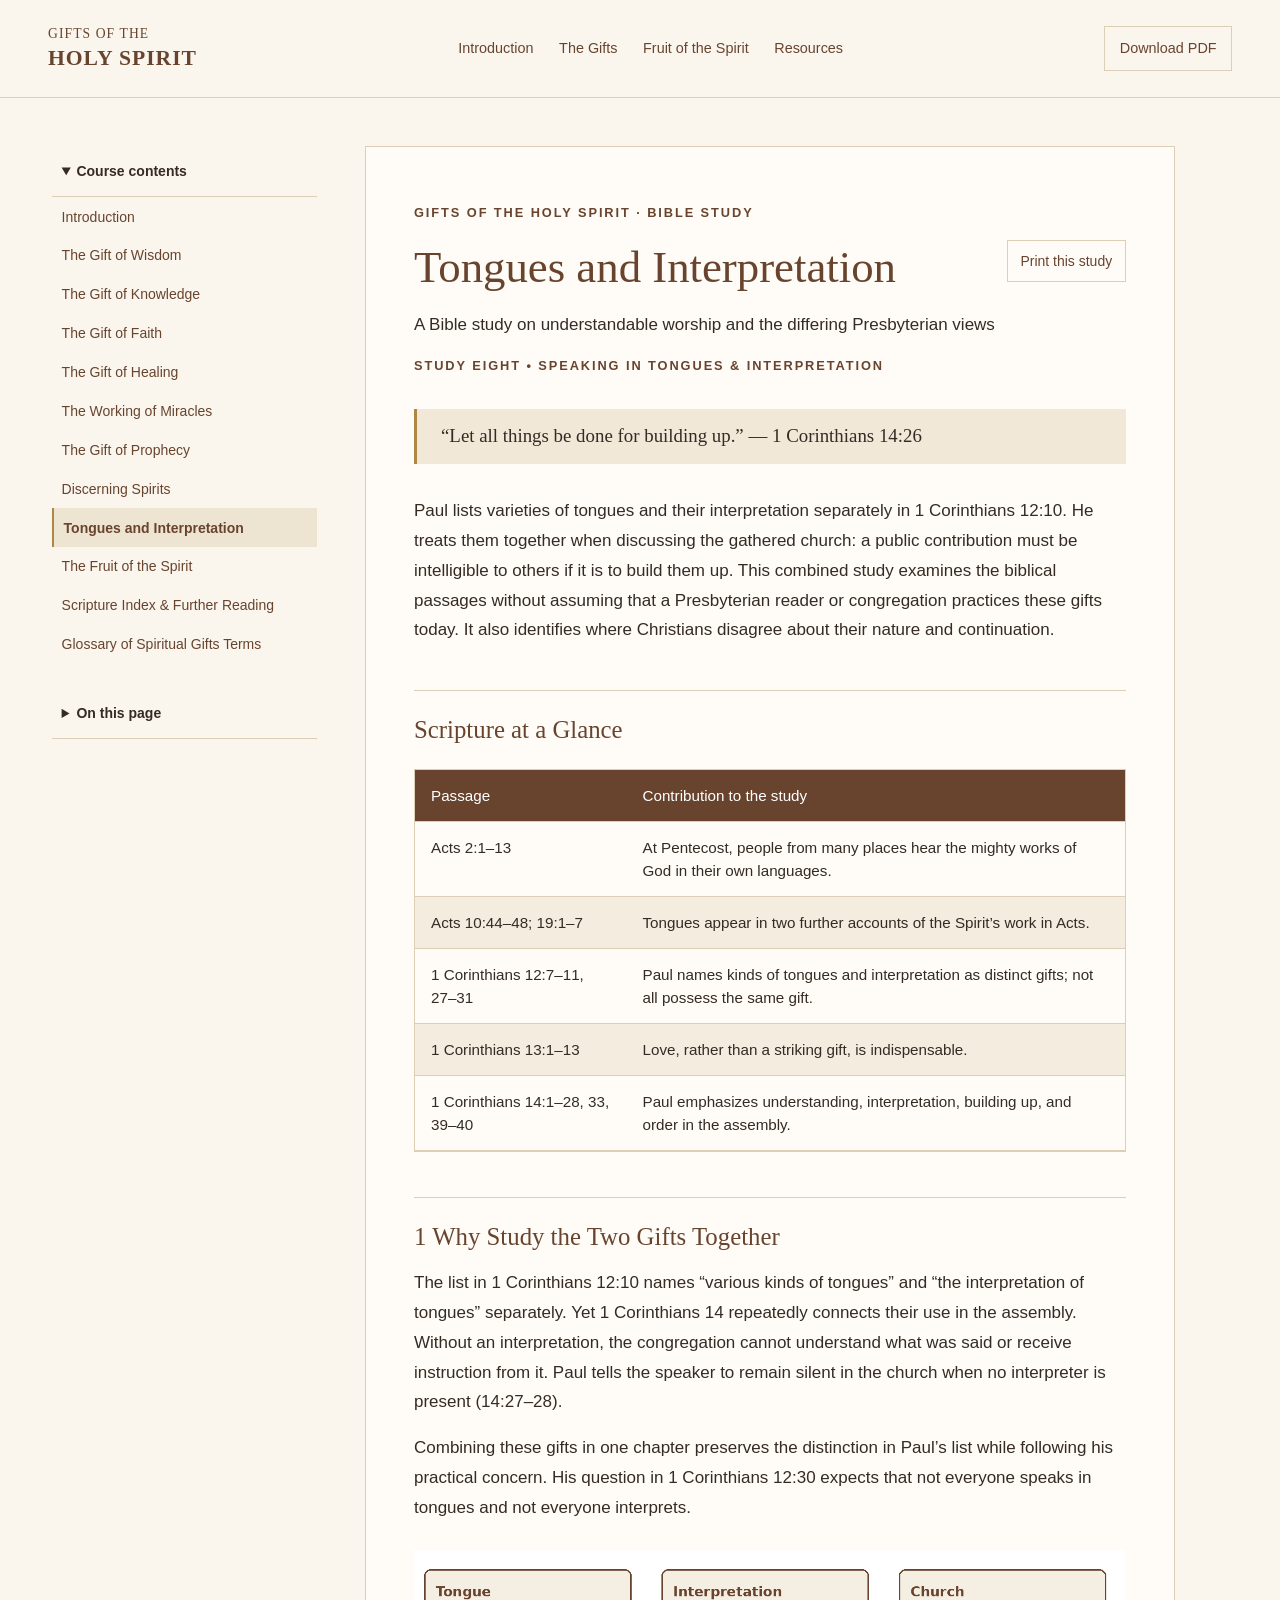
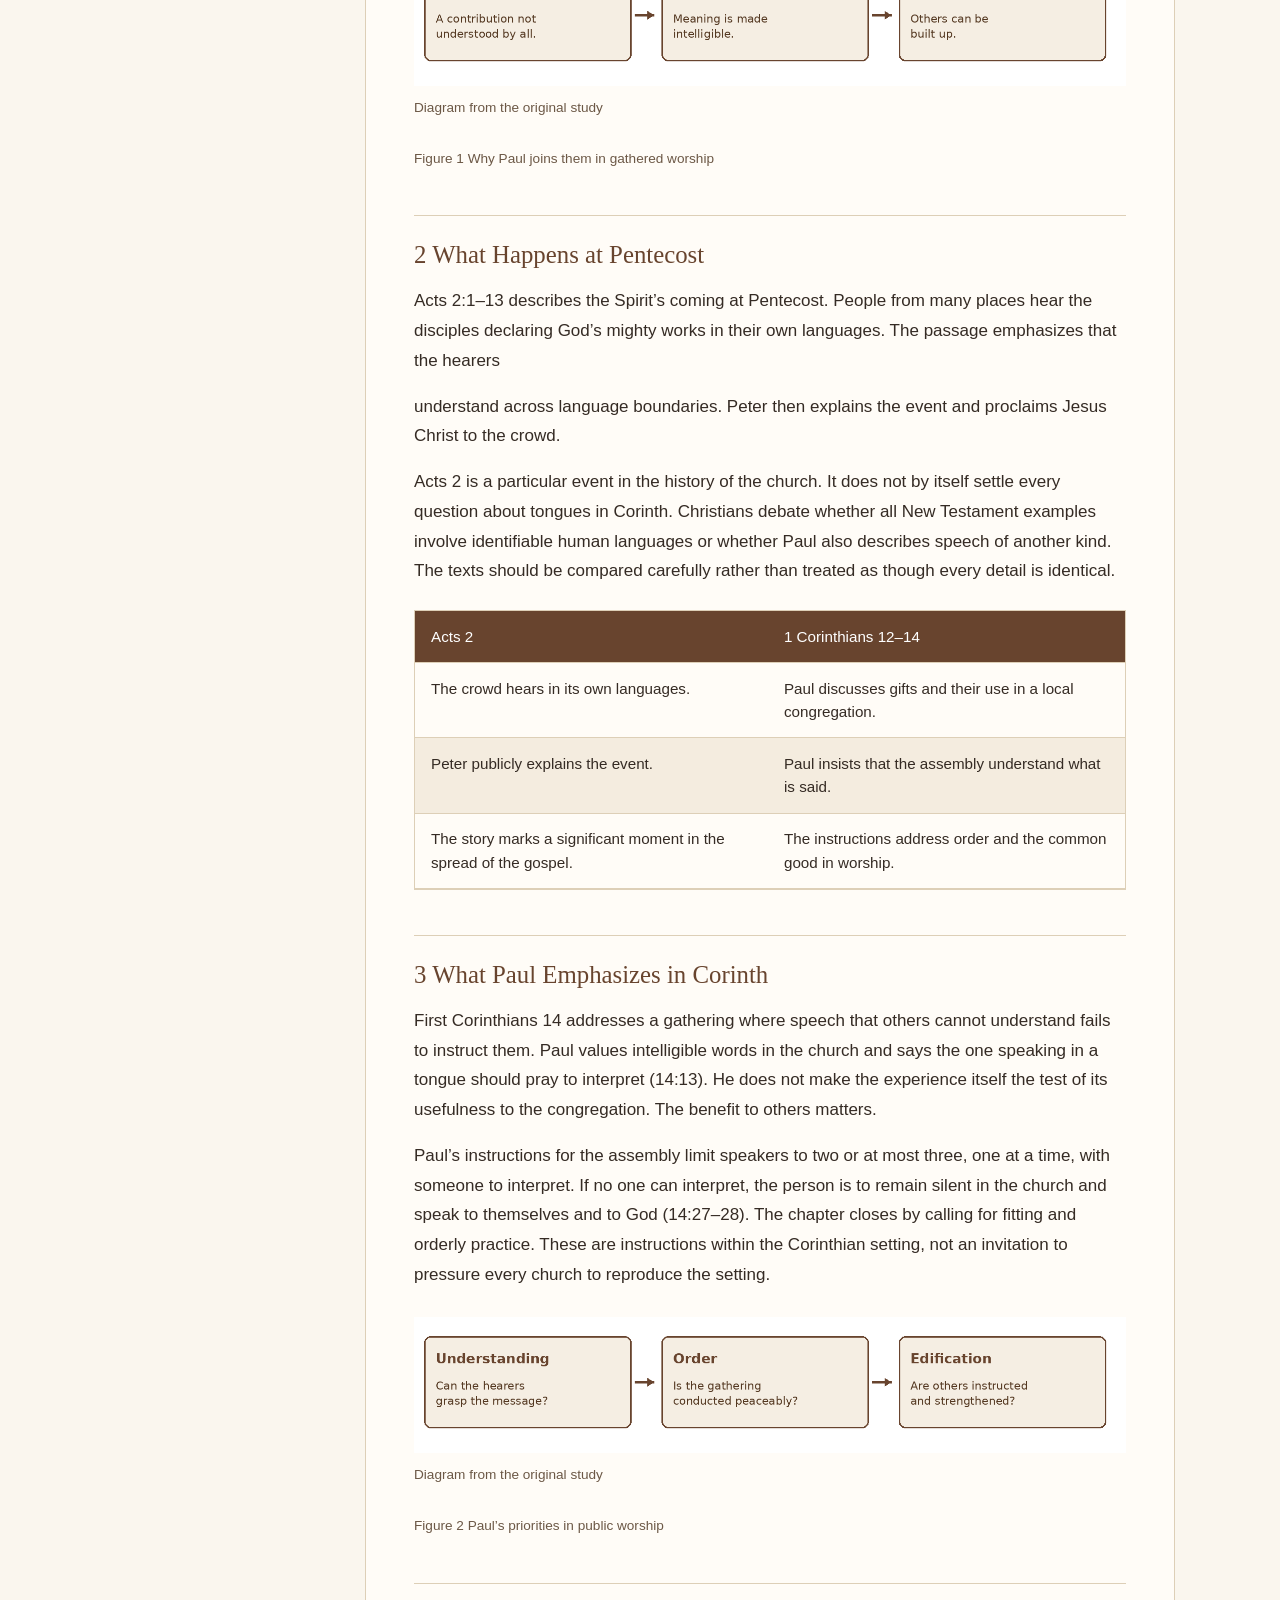
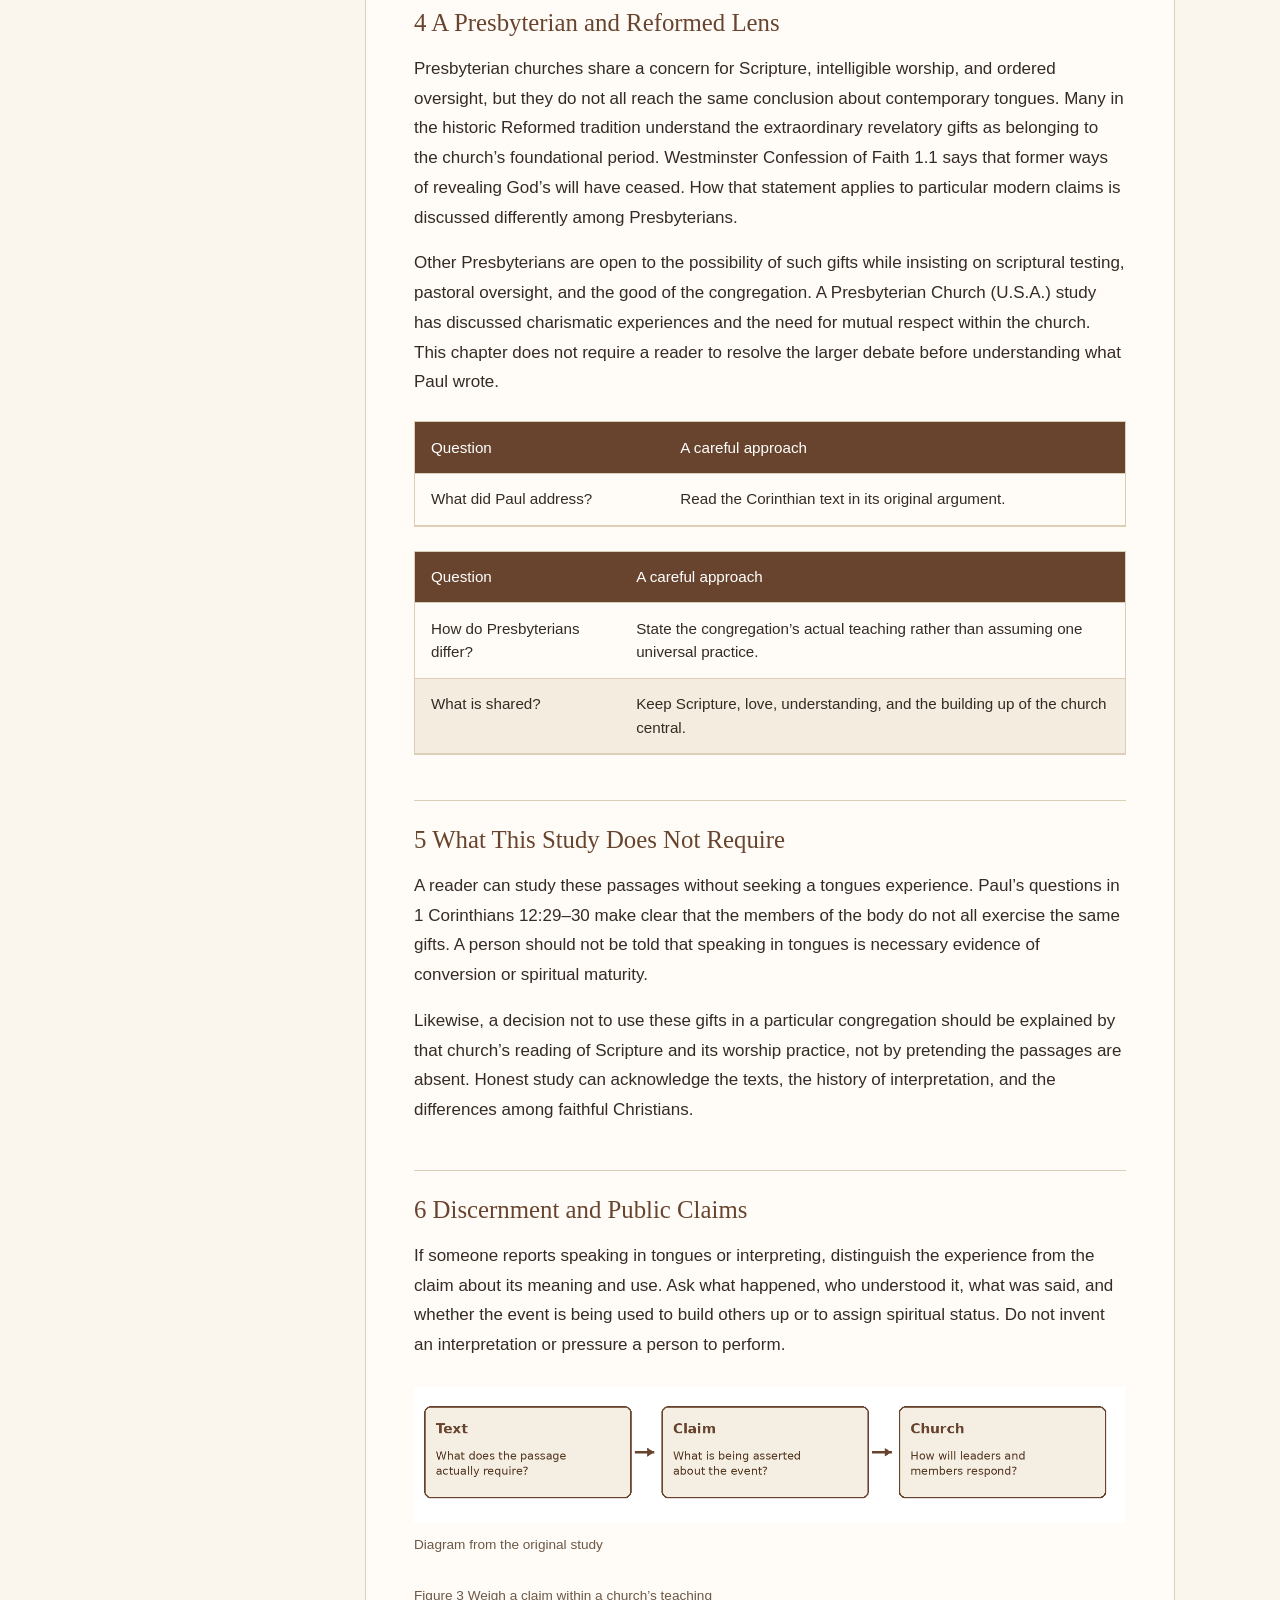
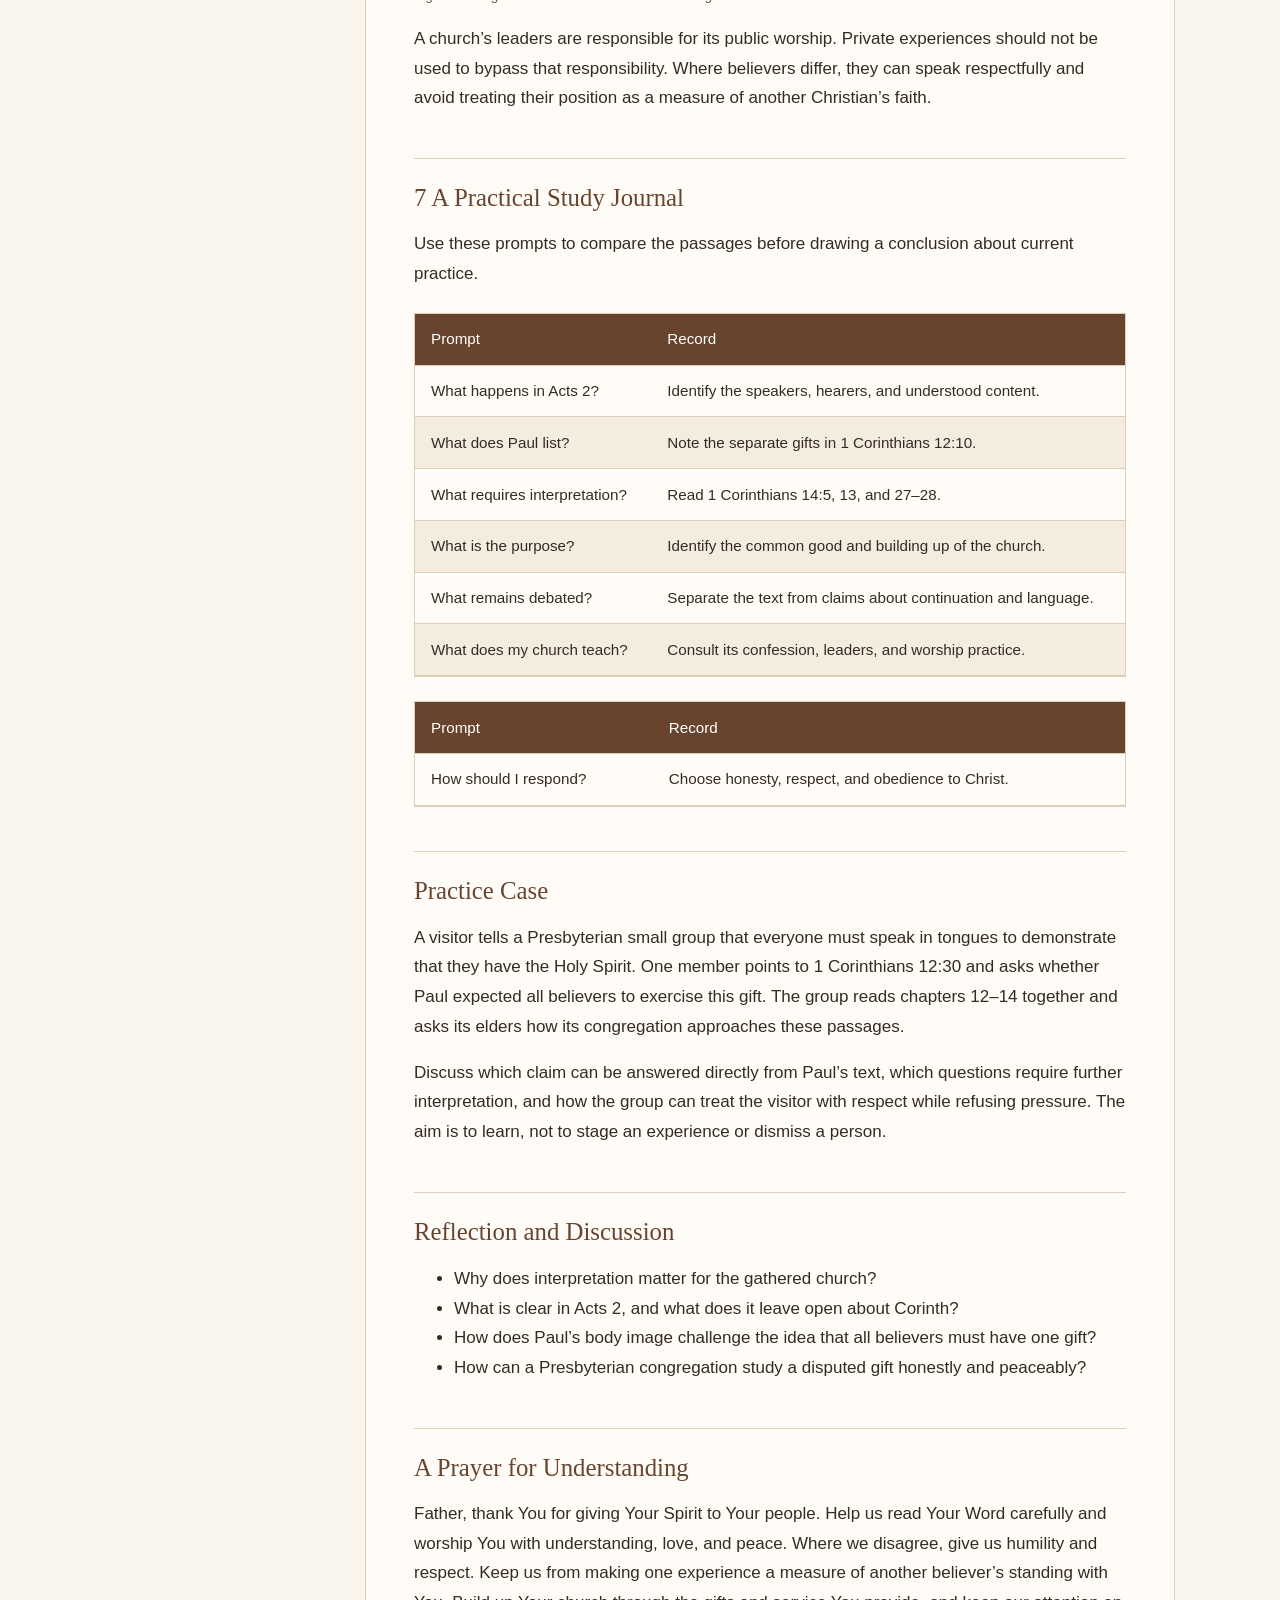
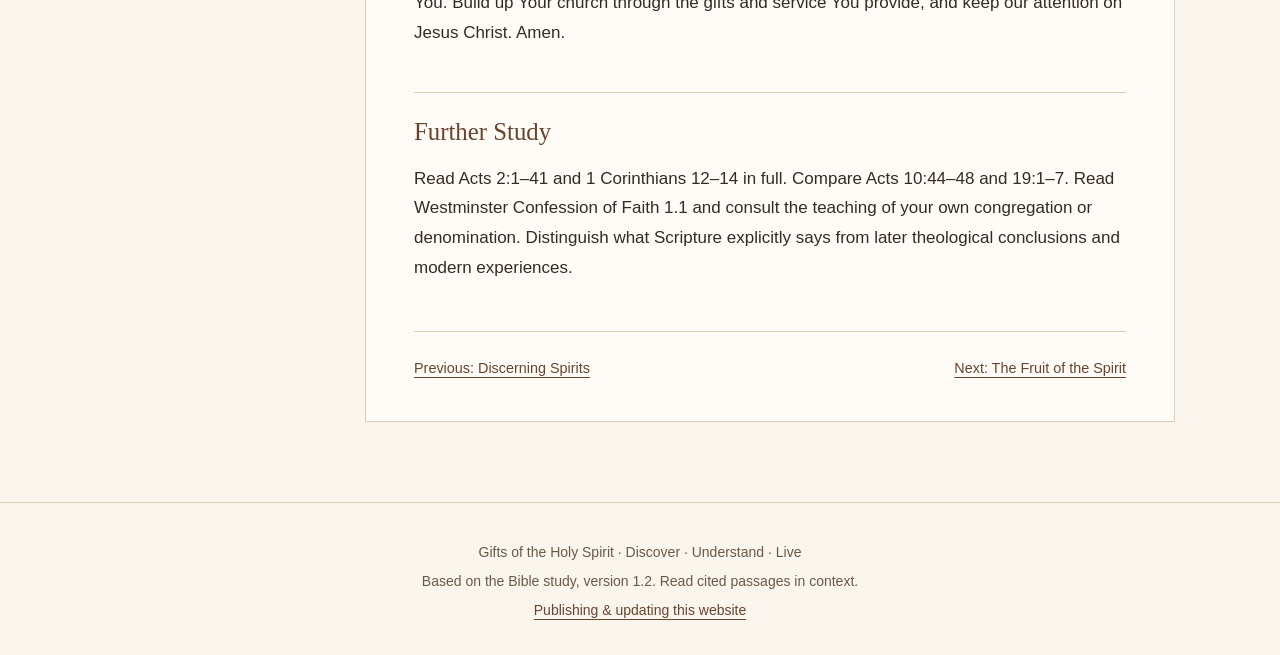
<file: tongues.html>
<!doctype html><html lang="en"><head><meta charset="utf-8"><meta name="viewport" content="width=device-width, initial-scale=1"><title>Tongues and Interpretation | Gifts of the Holy Spirit</title><meta name="description" content="A Bible study on spiritual gifts, Scripture, discernment, and service for the common good."><link rel="icon" href="assets/favicon.svg"><link rel="stylesheet" href="assets/style.css"><script src="assets/app.js" defer></script></head><body><a class="skip" href="#main">Skip to content</a><header><a class="brand" href="index.html">GIFTS OF THE<br><strong>HOLY SPIRIT</strong></a><nav aria-label="Main navigation"><a href="introduction.html">Introduction</a><a href="index.html#studies">The Gifts</a><a href="fruit.html">Fruit of the Spirit</a><a href="resources.html">Resources</a></nav><a class="download" href="gifts-of-the-holy-spirit.pdf" download>Download PDF</a></header><main id="main" class="reader"><aside><details open><summary>Course contents</summary><a href="introduction.html">Introduction</a><a href="wisdom.html">The Gift of Wisdom</a><a href="knowledge.html">The Gift of Knowledge</a><a href="faith.html">The Gift of Faith</a><a href="healing.html">The Gift of Healing</a><a href="miracles.html">The Working of Miracles</a><a href="prophecy.html">The Gift of Prophecy</a><a href="discernment.html">Discerning Spirits</a><a href="tongues.html">Tongues and Interpretation</a><a href="fruit.html">The Fruit of the Spirit</a><a href="resources.html">Scripture Index & Further Reading</a><a href="glossary.html">Glossary of Spiritual Gifts Terms</a></details><details><summary>On this page</summary><a href="#section-2">Scripture at a Glance</a><a href="#section-3">1 Why Study the Two Gifts Together</a><a href="#section-4">2 What Happens at Pentecost</a><a href="#section-5">3 What Paul Emphasizes in Corinth</a><a href="#section-6">4 A Presbyterian and Reformed Lens</a><a href="#section-7">5 What This Study Does Not Require</a><a href="#section-8">6 Discernment and Public Claims</a><a href="#section-9">7 A Practical Study Journal</a><a href="#section-10">Practice Case</a><a href="#section-11">Reflection and Discussion</a><a href="#section-12">A Prayer for Understanding</a><a href="#section-13">Further Study</a></details></aside><article><p class="eyebrow">GIFTS OF THE HOLY SPIRIT · BIBLE STUDY</p><div class="tools"><button onclick="window.print()">Print this study</button></div><h1>Tongues and Interpretation</h1><p>A Bible study on understandable worship and the differing Presbyterian views </p><p class="eyebrow">STUDY EIGHT • SPEAKING IN TONGUES &amp; INTERPRETATION</p><blockquote>“Let all things be done for building up.” — 1 Corinthians 14:26</blockquote><p>Paul lists varieties of tongues and their interpretation separately in 1 Corinthians 12:10. He treats them  together when discussing the gathered church: a public contribution must be intelligible to others if it is to  build them up. This combined study examines the biblical passages without assuming that a Presbyterian  reader or congregation practices these gifts today. It also identifies where Christians disagree about their  nature and continuation. </p><h2 id="section-2">Scripture at a Glance</h2><div class="table-wrap" role="region" aria-label="Study reference table" tabindex="0"><table><thead><tr><th scope="col">Passage</th><th scope="col">Contribution to the study</th></tr></thead><tbody><tr><td>Acts 2:1–13</td><td>At Pentecost, people from many places hear the mighty works of God in their own languages.</td></tr><tr><td>Acts 10:44–48; 19:1–7</td><td>Tongues appear in two further accounts of the Spirit’s work in Acts.</td></tr><tr><td>1 Corinthians 12:7–11, 27–31</td><td>Paul names kinds of tongues and interpretation as distinct gifts; not all possess the same gift.</td></tr><tr><td>1 Corinthians 13:1–13</td><td>Love, rather than a striking gift, is indispensable.</td></tr><tr><td>1 Corinthians 14:1–28, 33, 39–40</td><td>Paul emphasizes understanding, interpretation, building up, and order in the assembly.</td></tr></tbody></table></div><h2 id="section-3">1 Why Study the Two Gifts Together</h2><p>The list in 1 Corinthians 12:10 names “various kinds of tongues” and “the interpretation of tongues”  separately. Yet 1 Corinthians 14 repeatedly connects their use in the assembly. Without an interpretation,  the congregation cannot understand what was said or receive instruction from it. Paul tells the speaker to  remain silent in the church when no interpreter is present (14:27–28). </p><p>Combining these gifts in one chapter preserves the distinction in Paul’s list while following his practical  concern. His question in 1 Corinthians 12:30 expects that not everyone speaks in tongues and not  everyone interprets. </p><figure><img loading="lazy" src="assets/diagram-36-0.png" alt="Study diagram from page 36 of the original Bible study"><figcaption>Diagram from the original study</figcaption></figure><p class="caption">Figure 1 Why Paul joins them in gathered worship</p><h2 id="section-4">2 What Happens at Pentecost</h2><p>Acts 2:1–13 describes the Spirit’s coming at Pentecost. People from many places hear the disciples  declaring God’s mighty works in their own languages. The passage emphasizes that the hearers </p><p>understand across language boundaries. Peter then explains the event and proclaims Jesus Christ to the  crowd. </p><p>Acts 2 is a particular event in the history of the church. It does not by itself settle every question about  tongues in Corinth. Christians debate whether all New Testament examples involve identifiable human  languages or whether Paul also describes speech of another kind. The texts should be compared carefully  rather than treated as though every detail is identical. </p><div class="table-wrap" role="region" aria-label="Study reference table" tabindex="0"><table><thead><tr><th scope="col">Acts 2</th><th scope="col">1 Corinthians 12–14</th></tr></thead><tbody><tr><td>The crowd hears in its own languages.</td><td>Paul discusses gifts and their use in a local congregation.</td></tr><tr><td>Peter publicly explains the event.</td><td>Paul insists that the assembly understand what is said.</td></tr><tr><td>The story marks a significant moment in the spread of the gospel.</td><td>The instructions address order and the common good in worship.</td></tr></tbody></table></div><h2 id="section-5">3 What Paul Emphasizes in Corinth</h2><p>First Corinthians 14 addresses a gathering where speech that others cannot understand fails to instruct  them. Paul values intelligible words in the church and says the one speaking in a tongue should pray to  interpret (14:13). He does not make the experience itself the test of its usefulness to the congregation. The  benefit to others matters. </p><p>Paul’s instructions for the assembly limit speakers to two or at most three, one at a time, with someone to  interpret. If no one can interpret, the person is to remain silent in the church and speak to themselves and  to God (14:27–28). The chapter closes by calling for fitting and orderly practice. These are instructions  within the Corinthian setting, not an invitation to pressure every church to reproduce the setting. </p><figure><img loading="lazy" src="assets/diagram-37-1.png" alt="Study diagram from page 37 of the original Bible study"><figcaption>Diagram from the original study</figcaption></figure><p class="caption">Figure 2 Paul’s priorities in public worship</p><h2 id="section-6">4 A Presbyterian and Reformed Lens</h2><p>Presbyterian churches share a concern for Scripture, intelligible worship, and ordered oversight, but they do  not all reach the same conclusion about contemporary tongues. Many in the historic Reformed tradition  understand the extraordinary revelatory gifts as belonging to the church’s foundational period. Westminster  Confession of Faith 1.1 says that former ways of revealing God’s will have ceased. How that statement  applies to particular modern claims is discussed differently among Presbyterians. </p><p>Other Presbyterians are open to the possibility of such gifts while insisting on scriptural testing, pastoral  oversight, and the good of the congregation. A Presbyterian Church (U.S.A.) study has discussed  charismatic experiences and the need for mutual respect within the church. This chapter does not require a  reader to resolve the larger debate before understanding what Paul wrote. </p><div class="table-wrap" role="region" aria-label="Study reference table" tabindex="0"><table><thead><tr><th scope="col">Question</th><th scope="col">A careful approach</th></tr></thead><tbody><tr><td>What did Paul address?</td><td>Read the Corinthian text in its original argument.</td></tr></tbody></table></div><div class="table-wrap" role="region" aria-label="Study reference table" tabindex="0"><table><thead><tr><th scope="col">Question</th><th scope="col">A careful approach</th></tr></thead><tbody><tr><td>How do Presbyterians differ?</td><td>State the congregation’s actual teaching rather than assuming one universal practice.</td></tr><tr><td>What is shared?</td><td>Keep Scripture, love, understanding, and the building up of the church central.</td></tr></tbody></table></div><h2 id="section-7">5 What This Study Does Not Require</h2><p>A reader can study these passages without seeking a tongues experience. Paul’s questions in 1  Corinthians 12:29–30 make clear that the members of the body do not all exercise the same gifts. A person  should not be told that speaking in tongues is necessary evidence of conversion or spiritual maturity. </p><p>Likewise, a decision not to use these gifts in a particular congregation should be explained by that church’s  reading of Scripture and its worship practice, not by pretending the passages are absent. Honest study can  acknowledge the texts, the history of interpretation, and the differences among faithful Christians. </p><h2 id="section-8">6 Discernment and Public Claims</h2><p>If someone reports speaking in tongues or interpreting, distinguish the experience from the claim about its  meaning and use. Ask what happened, who understood it, what was said, and whether the event is being  used to build others up or to assign spiritual status. Do not invent an interpretation or pressure a person to  perform. </p><figure><img loading="lazy" src="assets/diagram-38-2.png" alt="Study diagram from page 38 of the original Bible study"><figcaption>Diagram from the original study</figcaption></figure><p class="caption">Figure 3 Weigh a claim within a church’s teaching</p><p>A church’s leaders are responsible for its public worship. Private experiences should not be used to bypass  that responsibility. Where believers differ, they can speak respectfully and avoid treating their position as a  measure of another Christian’s faith. </p><h2 id="section-9">7 A Practical Study Journal</h2><p>Use these prompts to compare the passages before drawing a conclusion about current practice. </p><div class="table-wrap" role="region" aria-label="Study reference table" tabindex="0"><table><thead><tr><th scope="col">Prompt</th><th scope="col">Record</th></tr></thead><tbody><tr><td>What happens in Acts 2?</td><td>Identify the speakers, hearers, and understood content.</td></tr><tr><td>What does Paul list?</td><td>Note the separate gifts in 1 Corinthians 12:10.</td></tr><tr><td>What requires interpretation?</td><td>Read 1 Corinthians 14:5, 13, and 27–28.</td></tr><tr><td>What is the purpose?</td><td>Identify the common good and building up of the church.</td></tr><tr><td>What remains debated?</td><td>Separate the text from claims about continuation and language.</td></tr><tr><td>What does my church teach?</td><td>Consult its confession, leaders, and worship practice.</td></tr></tbody></table></div><div class="table-wrap" role="region" aria-label="Study reference table" tabindex="0"><table><thead><tr><th scope="col">Prompt</th><th scope="col">Record</th></tr></thead><tbody><tr><td>How should I respond?</td><td>Choose honesty, respect, and obedience to Christ.</td></tr></tbody></table></div><h2 id="section-10">Practice Case</h2><p>A visitor tells a Presbyterian small group that everyone must speak in tongues to demonstrate that they  have the Holy Spirit. One member points to 1 Corinthians 12:30 and asks whether Paul expected all  believers to exercise this gift. The group reads chapters 12–14 together and asks its elders how its  congregation approaches these passages. </p><p>Discuss which claim can be answered directly from Paul’s text, which questions require further  interpretation, and how the group can treat the visitor with respect while refusing pressure. The aim is to  learn, not to stage an experience or dismiss a person. </p><h2 id="section-11">Reflection and Discussion</h2><ul><li>Why does interpretation matter for the gathered church?</li><li>What is clear in Acts 2, and what does it leave open about Corinth?</li><li>How does Paul’s body image challenge the idea that all believers must have one gift?</li><li>How can a Presbyterian congregation study a disputed gift honestly and peaceably?</li></ul><h2 id="section-12">A Prayer for Understanding</h2><p>Father, thank You for giving Your Spirit to Your people. Help us read Your Word carefully and worship You  with understanding, love, and peace. Where we disagree, give us humility and respect. Keep us from  making one experience a measure of another believer’s standing with You. Build up Your church through  the gifts and service You provide, and keep our attention on Jesus Christ. Amen. </p><h2 id="section-13">Further Study</h2><p>Read Acts 2:1–41 and 1 Corinthians 12–14 in full. Compare Acts 10:44–48 and 19:1–7. Read Westminster  Confession of Faith 1.1 and consult the teaching of your own congregation or denomination. Distinguish  what Scripture explicitly says from later theological conclusions and modern experiences. </p><div class="next-prev"><a href="discernment.html">Previous: Discerning Spirits</a><a href="fruit.html">Next: The Fruit of the Spirit</a></div></article></main><footer><p>Gifts of the Holy Spirit · Discover · Understand · Live</p><p>Based on the Bible study, version 1.2. Read cited passages in context.</p><a href="publishing.html">Publishing & updating this website</a></footer></body></html>
</file>
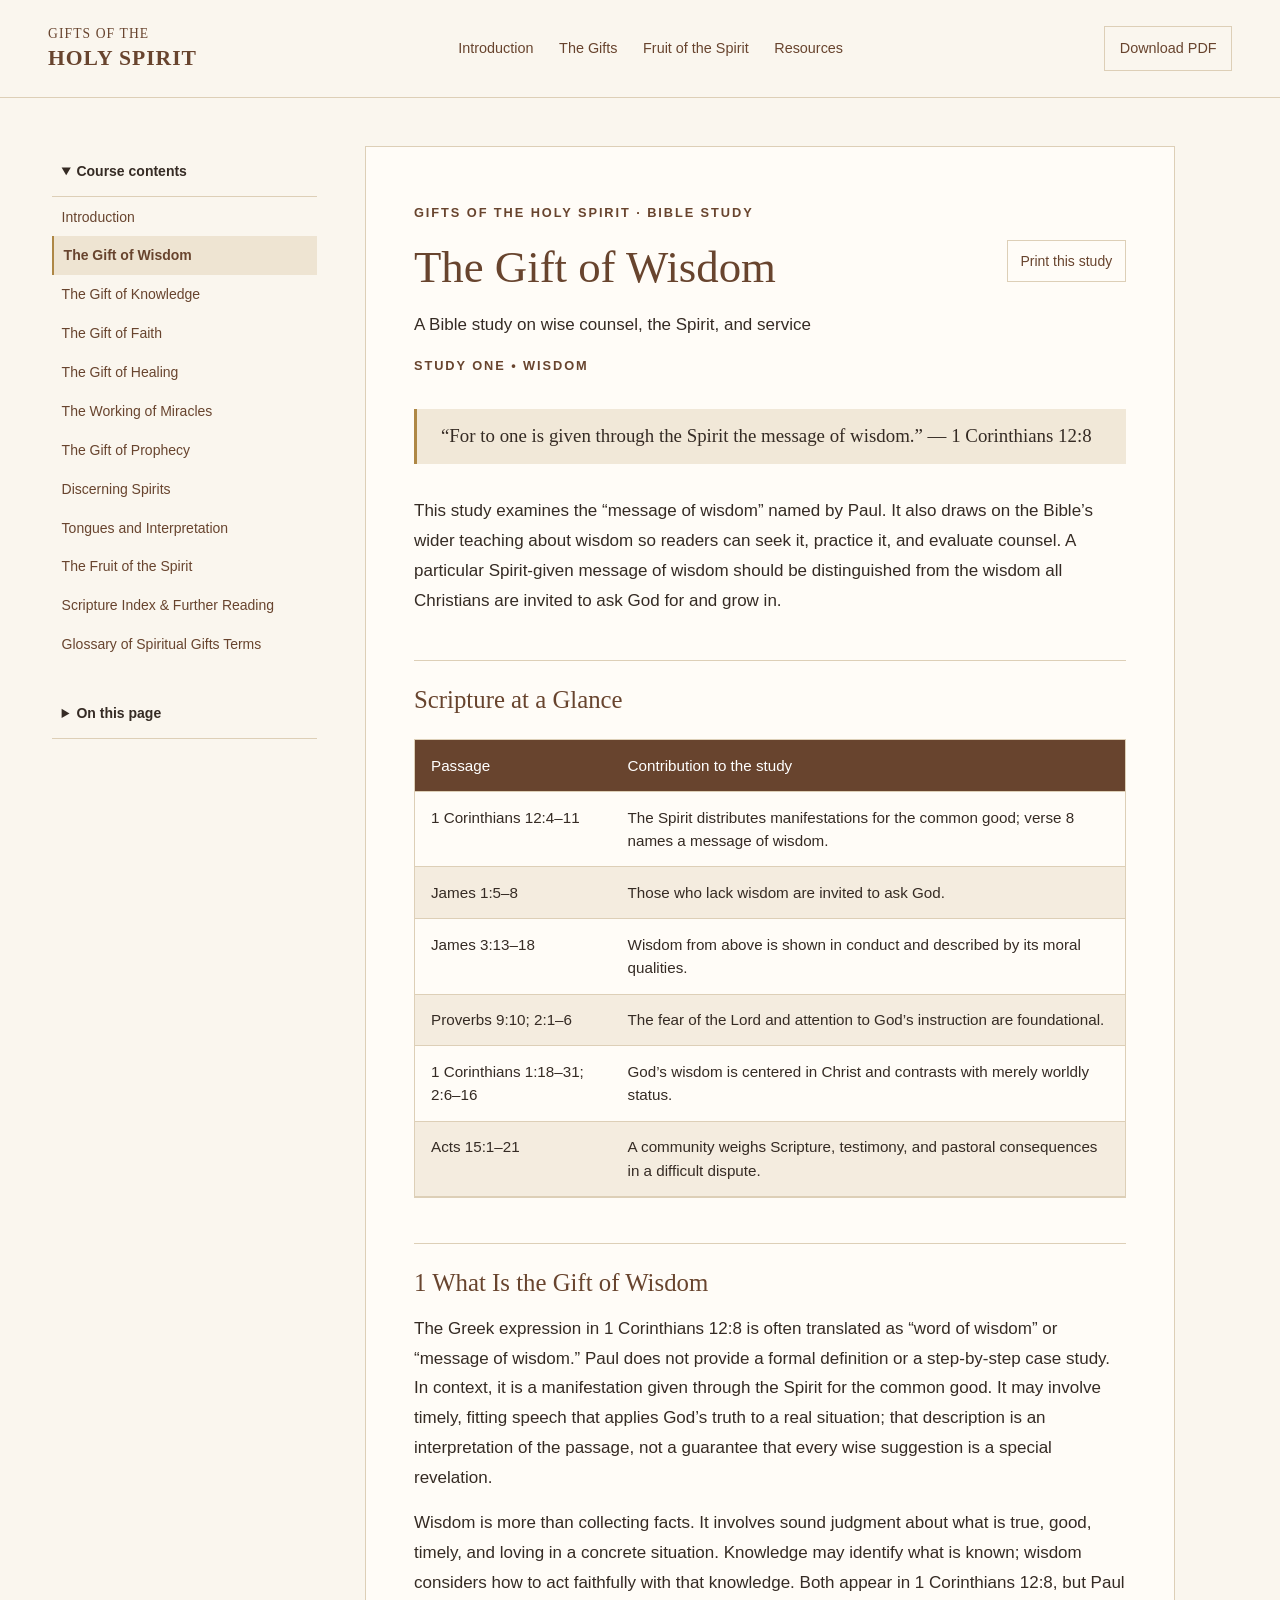
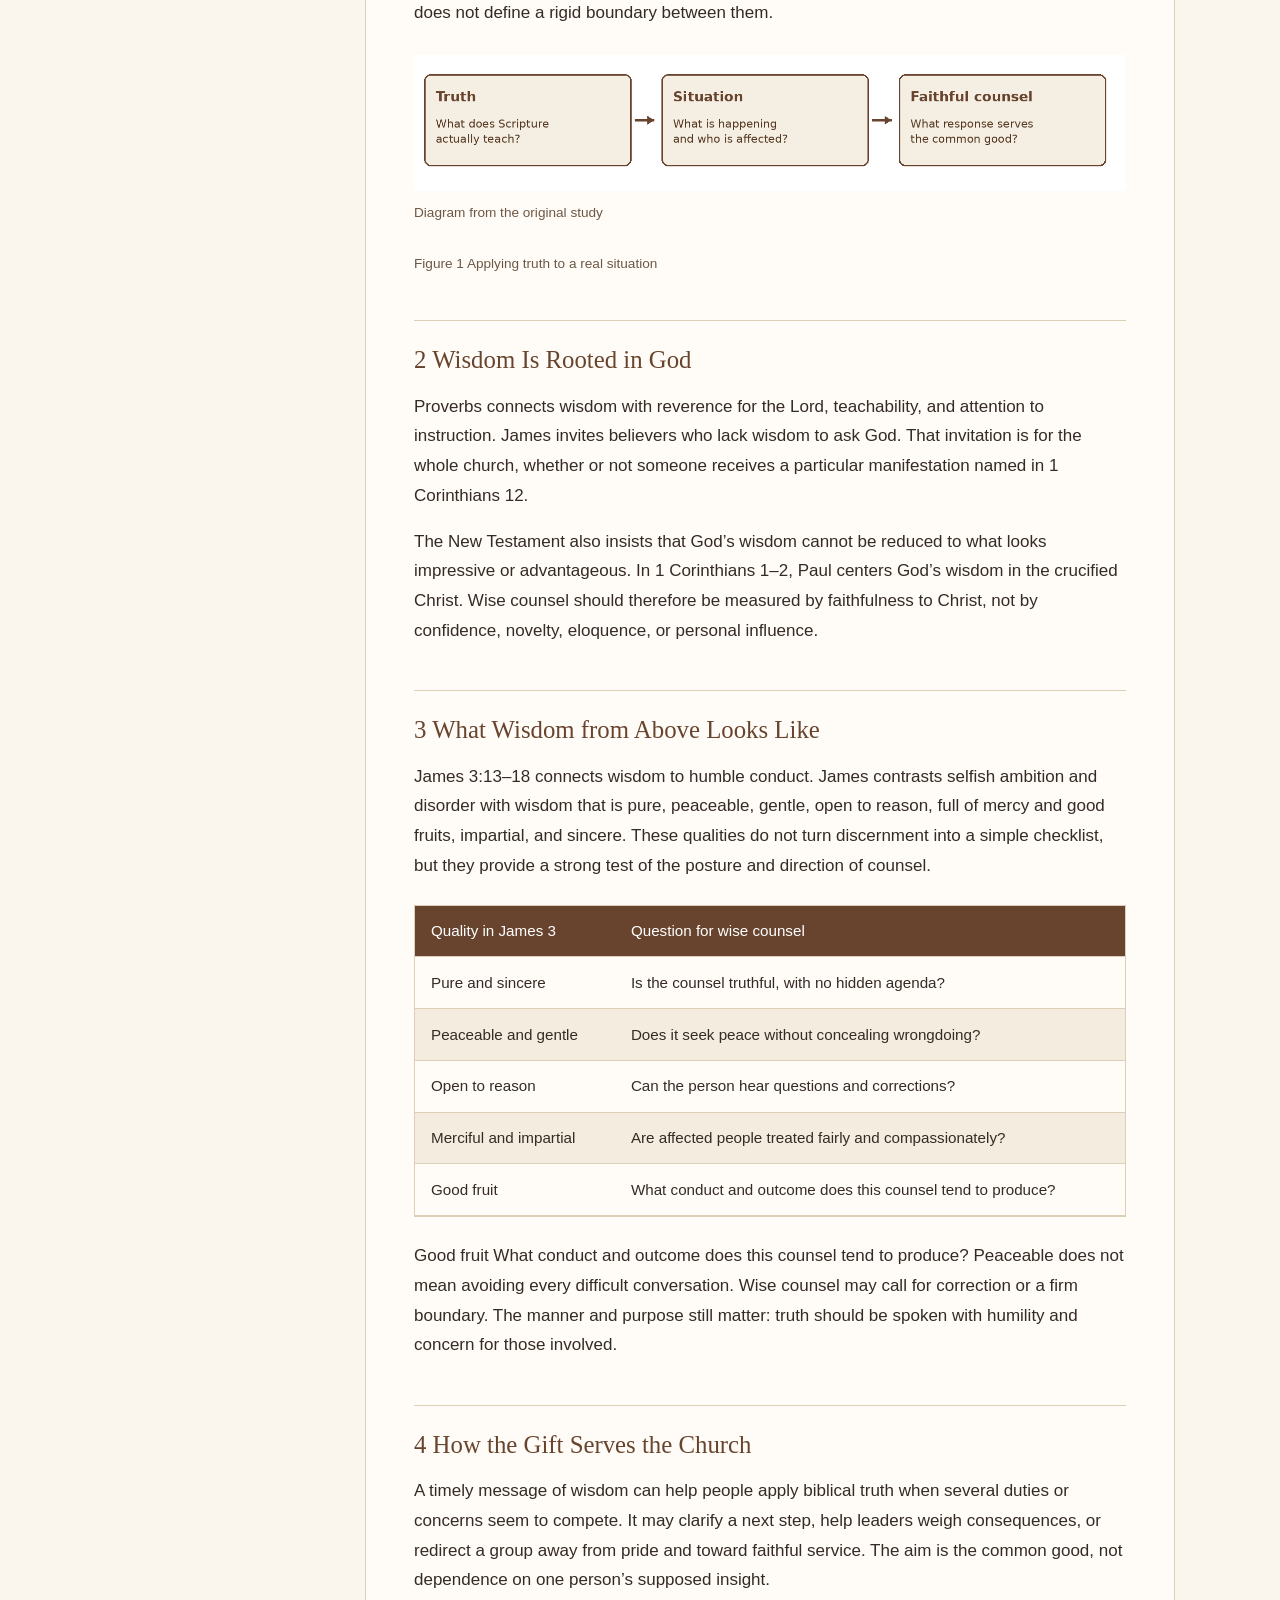
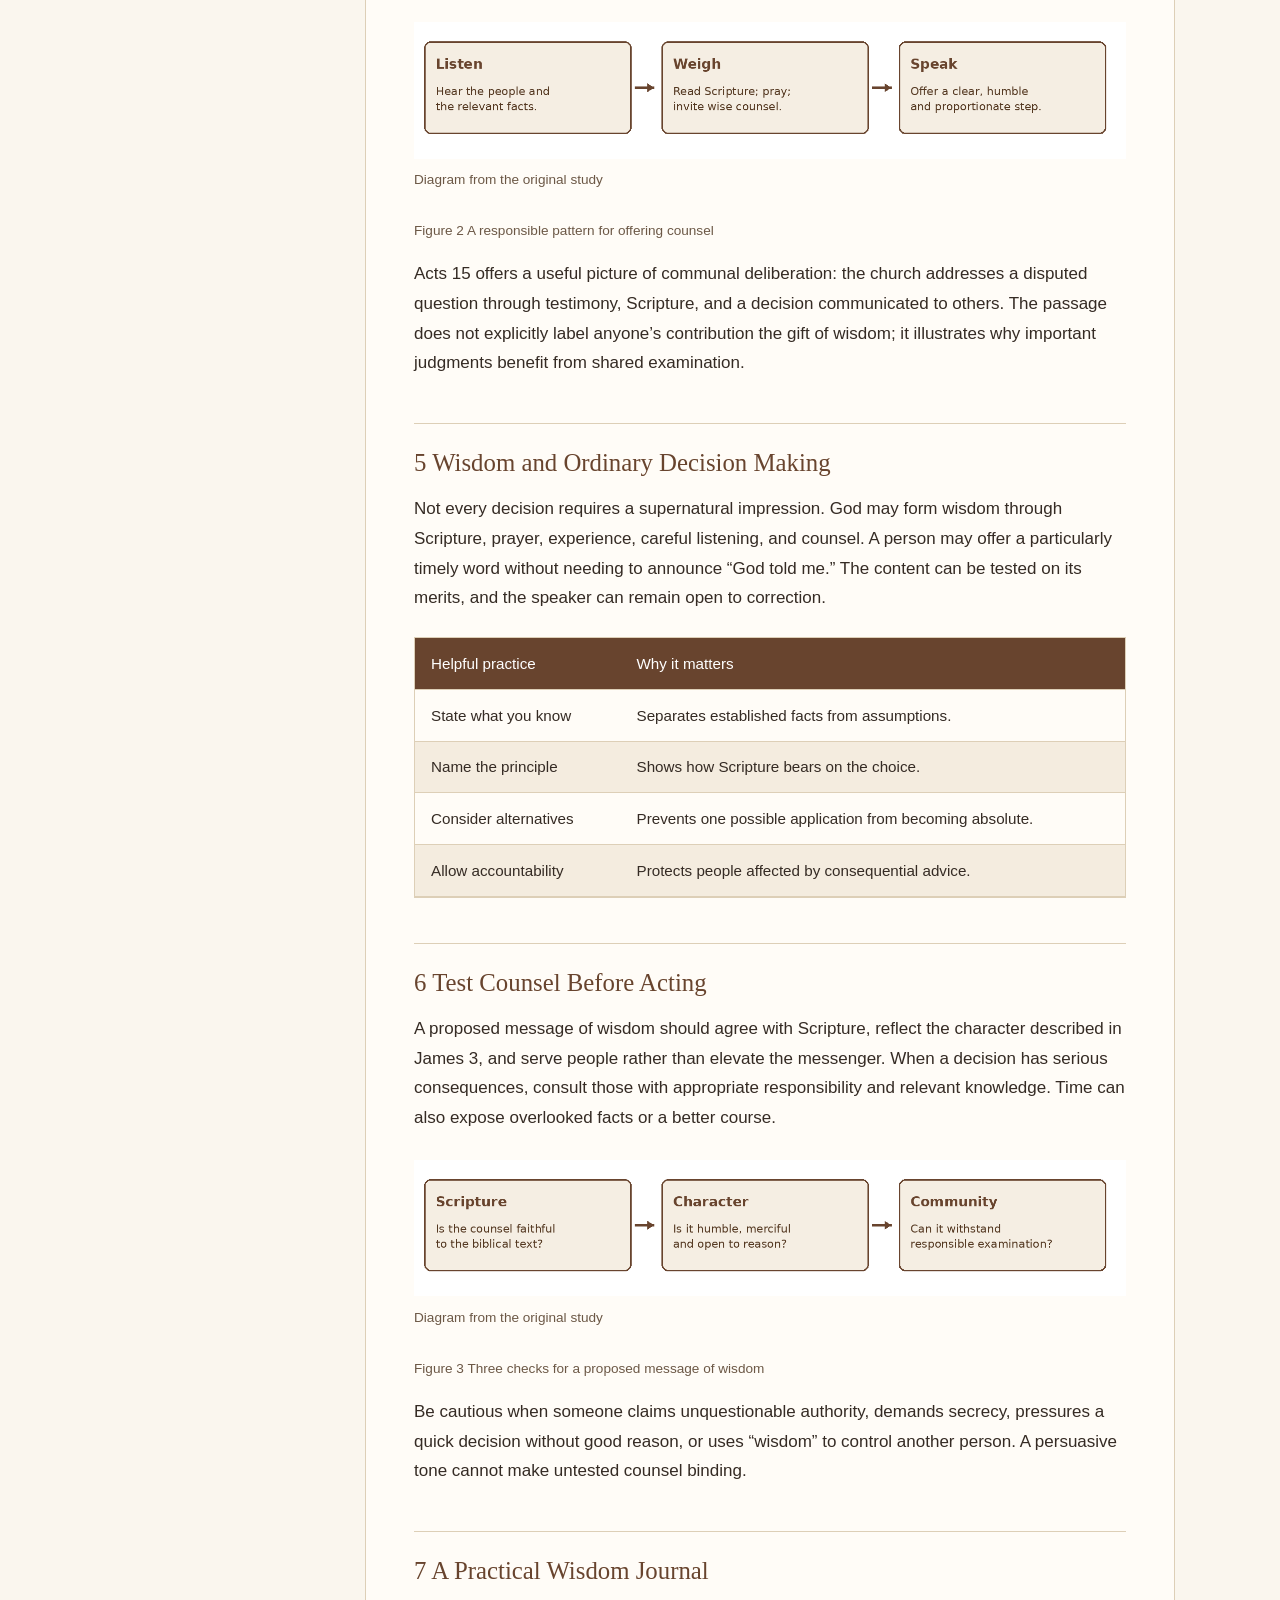
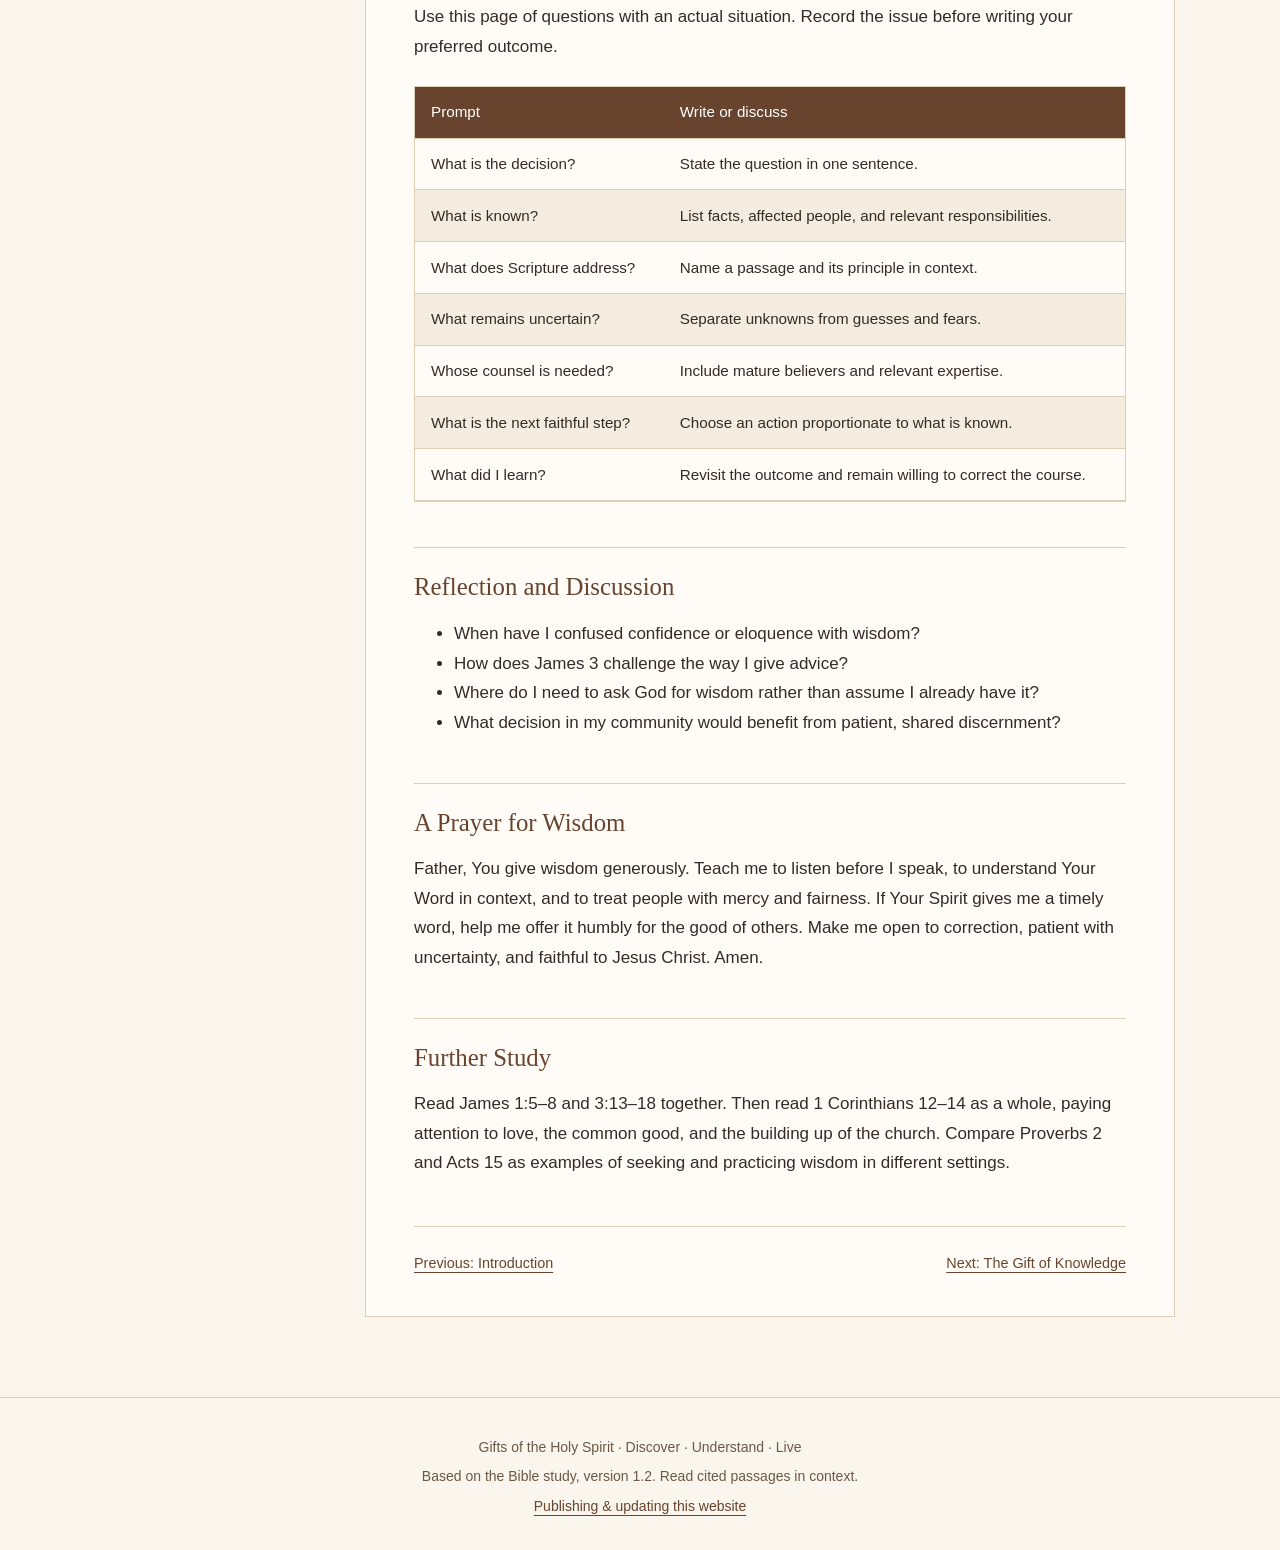
<file: wisdom.html>
<!doctype html><html lang="en"><head><meta charset="utf-8"><meta name="viewport" content="width=device-width, initial-scale=1"><title>The Gift of Wisdom | Gifts of the Holy Spirit</title><meta name="description" content="A Bible study on spiritual gifts, Scripture, discernment, and service for the common good."><link rel="icon" href="assets/favicon.svg"><link rel="stylesheet" href="assets/style.css"><script src="assets/app.js" defer></script></head><body><a class="skip" href="#main">Skip to content</a><header><a class="brand" href="index.html">GIFTS OF THE<br><strong>HOLY SPIRIT</strong></a><nav aria-label="Main navigation"><a href="introduction.html">Introduction</a><a href="index.html#studies">The Gifts</a><a href="fruit.html">Fruit of the Spirit</a><a href="resources.html">Resources</a></nav><a class="download" href="gifts-of-the-holy-spirit.pdf" download>Download PDF</a></header><main id="main" class="reader"><aside><details open><summary>Course contents</summary><a href="introduction.html">Introduction</a><a href="wisdom.html">The Gift of Wisdom</a><a href="knowledge.html">The Gift of Knowledge</a><a href="faith.html">The Gift of Faith</a><a href="healing.html">The Gift of Healing</a><a href="miracles.html">The Working of Miracles</a><a href="prophecy.html">The Gift of Prophecy</a><a href="discernment.html">Discerning Spirits</a><a href="tongues.html">Tongues and Interpretation</a><a href="fruit.html">The Fruit of the Spirit</a><a href="resources.html">Scripture Index & Further Reading</a><a href="glossary.html">Glossary of Spiritual Gifts Terms</a></details><details><summary>On this page</summary><a href="#section-2">Scripture at a Glance</a><a href="#section-3">1 What Is the Gift of Wisdom</a><a href="#section-4">2 Wisdom Is Rooted in God</a><a href="#section-5">3 What Wisdom from Above Looks Like</a><a href="#section-6">4 How the Gift Serves the Church</a><a href="#section-7">5 Wisdom and Ordinary Decision Making</a><a href="#section-8">6 Test Counsel Before Acting</a><a href="#section-9">7 A Practical Wisdom Journal</a><a href="#section-10">Reflection and Discussion</a><a href="#section-11">A Prayer for Wisdom</a><a href="#section-12">Further Study</a></details></aside><article><p class="eyebrow">GIFTS OF THE HOLY SPIRIT · BIBLE STUDY</p><div class="tools"><button onclick="window.print()">Print this study</button></div><h1>The Gift of Wisdom</h1><p>A Bible study on wise counsel, the Spirit, and service </p><p class="eyebrow">STUDY ONE • WISDOM</p><blockquote>“For to one is given through the Spirit the message of wisdom.” — 1 Corinthians 12:8</blockquote><p>This study examines the “message of wisdom” named by Paul. It also draws on the Bible’s wider teaching  about wisdom so readers can seek it, practice it, and evaluate counsel. A particular Spirit-given message of  wisdom should be distinguished from the wisdom all Christians are invited to ask God for and grow in. </p><h2 id="section-2">Scripture at a Glance</h2><div class="table-wrap" role="region" aria-label="Study reference table" tabindex="0"><table><thead><tr><th scope="col">Passage</th><th scope="col">Contribution to the study</th></tr></thead><tbody><tr><td>1 Corinthians 12:4–11</td><td>The Spirit distributes manifestations for the common good; verse 8 names a message of wisdom.</td></tr><tr><td>James 1:5–8</td><td>Those who lack wisdom are invited to ask God.</td></tr><tr><td>James 3:13–18</td><td>Wisdom from above is shown in conduct and described by its moral qualities.</td></tr><tr><td>Proverbs 9:10; 2:1–6</td><td>The fear of the Lord and attention to God’s instruction are foundational.</td></tr><tr><td>1 Corinthians 1:18–31; 2:6–16</td><td>God’s wisdom is centered in Christ and contrasts with merely worldly status.</td></tr><tr><td>Acts 15:1–21</td><td>A community weighs Scripture, testimony, and pastoral consequences in a difficult dispute.</td></tr></tbody></table></div><h2 id="section-3">1 What Is the Gift of Wisdom</h2><p>The Greek expression in 1 Corinthians 12:8 is often translated as “word of wisdom” or “message of  wisdom.” Paul does not provide a formal definition or a step-by-step case study. In context, it is a  manifestation given through the Spirit for the common good. It may involve timely, fitting speech that applies  God’s truth to a real situation; that description is an interpretation of the passage, not a guarantee that every  wise suggestion is a special revelation. </p><p>Wisdom is more than collecting facts. It involves sound judgment about what is true, good, timely, and  loving in a concrete situation. Knowledge may identify what is known; wisdom considers how to act faithfully  with that knowledge. Both appear in 1 Corinthians 12:8, but Paul does not define a rigid boundary between  them. </p><figure><img loading="lazy" src="assets/diagram-7-0.png" alt="Study diagram from page 7 of the original Bible study"><figcaption>Diagram from the original study</figcaption></figure><p class="caption">Figure 1 Applying truth to a real situation</p><h2 id="section-4">2 Wisdom Is Rooted in God</h2><p>Proverbs connects wisdom with reverence for the Lord, teachability, and attention to instruction. James  invites believers who lack wisdom to ask God. That invitation is for the whole church, whether or not  someone receives a particular manifestation named in 1 Corinthians 12. </p><p>The New Testament also insists that God’s wisdom cannot be reduced to what looks impressive or  advantageous. In 1 Corinthians 1–2, Paul centers God’s wisdom in the crucified Christ. Wise counsel  should therefore be measured by faithfulness to Christ, not by confidence, novelty, eloquence, or personal  influence. </p><h2 id="section-5">3 What Wisdom from Above Looks Like</h2><p>James 3:13–18 connects wisdom to humble conduct. James contrasts selfish ambition and disorder with  wisdom that is pure, peaceable, gentle, open to reason, full of mercy and good fruits, impartial, and sincere.  These qualities do not turn discernment into a simple checklist, but they provide a strong test of the posture  and direction of counsel. </p><div class="table-wrap" role="region" aria-label="Study reference table" tabindex="0"><table><thead><tr><th scope="col">Quality in James 3</th><th scope="col">Question for wise counsel</th></tr></thead><tbody><tr><td>Pure and sincere</td><td>Is the counsel truthful, with no hidden agenda?</td></tr><tr><td>Peaceable and gentle</td><td>Does it seek peace without concealing wrongdoing?</td></tr><tr><td>Open to reason</td><td>Can the person hear questions and corrections?</td></tr><tr><td>Merciful and impartial</td><td>Are affected people treated fairly and compassionately?</td></tr><tr><td>Good fruit</td><td>What conduct and outcome does this counsel tend to produce?</td></tr></tbody></table></div><p>Good fruit  What conduct and outcome does this counsel tend  to produce?    Peaceable does not mean avoiding every difficult conversation. Wise counsel may call for correction or a  firm boundary. The manner and purpose still matter: truth should be spoken with humility and concern for  those involved. </p><h2 id="section-6">4 How the Gift Serves the Church</h2><p>A timely message of wisdom can help people apply biblical truth when several duties or concerns seem to  compete. It may clarify a next step, help leaders weigh consequences, or redirect a group away from pride  and toward faithful service. The aim is the common good, not dependence on one person’s supposed  insight. </p><figure><img loading="lazy" src="assets/diagram-8-1.png" alt="Study diagram from page 8 of the original Bible study"><figcaption>Diagram from the original study</figcaption></figure><p class="caption">Figure 2 A responsible pattern for offering counsel</p><p>Acts 15 offers a useful picture of communal deliberation: the church addresses a disputed question through  testimony, Scripture, and a decision communicated to others. The passage does not explicitly label  anyone’s contribution the gift of wisdom; it illustrates why important judgments benefit from shared  examination. </p><h2 id="section-7">5 Wisdom and Ordinary Decision Making</h2><p>Not every decision requires a supernatural impression. God may form wisdom through Scripture, prayer,  experience, careful listening, and counsel. A person may offer a particularly timely word without needing to  announce “God told me.” The content can be tested on its merits, and the speaker can remain open to  correction. </p><div class="table-wrap" role="region" aria-label="Study reference table" tabindex="0"><table><thead><tr><th scope="col">Helpful practice</th><th scope="col">Why it matters</th></tr></thead><tbody><tr><td>State what you know</td><td>Separates established facts from assumptions.</td></tr><tr><td>Name the principle</td><td>Shows how Scripture bears on the choice.</td></tr><tr><td>Consider alternatives</td><td>Prevents one possible application from becoming absolute.</td></tr><tr><td>Allow accountability</td><td>Protects people affected by consequential advice.</td></tr></tbody></table></div><h2 id="section-8">6 Test Counsel Before Acting</h2><p>A proposed message of wisdom should agree with Scripture, reflect the character described in James 3,  and serve people rather than elevate the messenger. When a decision has serious consequences, consult  those with appropriate responsibility and relevant knowledge. Time can also expose overlooked facts or a  better course. </p><figure><img loading="lazy" src="assets/diagram-9-2.png" alt="Study diagram from page 9 of the original Bible study"><figcaption>Diagram from the original study</figcaption></figure><p class="caption">Figure 3 Three checks for a proposed message of wisdom</p><p>Be cautious when someone claims unquestionable authority, demands secrecy, pressures a quick decision  without good reason, or uses “wisdom” to control another person. A persuasive tone cannot make untested  counsel binding. </p><h2 id="section-9">7 A Practical Wisdom Journal</h2><p>Use this page of questions with an actual situation. Record the issue before writing your preferred outcome. </p><div class="table-wrap" role="region" aria-label="Study reference table" tabindex="0"><table><thead><tr><th scope="col">Prompt</th><th scope="col">Write or discuss</th></tr></thead><tbody><tr><td>What is the decision?</td><td>State the question in one sentence.</td></tr><tr><td>What is known?</td><td>List facts, affected people, and relevant responsibilities.</td></tr><tr><td>What does Scripture address?</td><td>Name a passage and its principle in context.</td></tr><tr><td>What remains uncertain?</td><td>Separate unknowns from guesses and fears.</td></tr><tr><td>Whose counsel is needed?</td><td>Include mature believers and relevant expertise.</td></tr><tr><td>What is the next faithful step?</td><td>Choose an action proportionate to what is known.</td></tr><tr><td>What did I learn?</td><td>Revisit the outcome and remain willing to correct the course.</td></tr></tbody></table></div><h2 id="section-10">Reflection and Discussion</h2><ul><li>When have I confused confidence or eloquence with wisdom?</li><li>How does James 3 challenge the way I give advice?</li><li>Where do I need to ask God for wisdom rather than assume I already have it?</li><li>What decision in my community would benefit from patient, shared discernment?</li></ul><h2 id="section-11">A Prayer for Wisdom</h2><p>Father, You give wisdom generously. Teach me to listen before I speak, to understand Your Word in context,  and to treat people with mercy and fairness. If Your Spirit gives me a timely word, help me offer it humbly for  the good of others. Make me open to correction, patient with uncertainty, and faithful to Jesus Christ. Amen. </p><h2 id="section-12">Further Study</h2><p>Read James 1:5–8 and 3:13–18 together. Then read 1 Corinthians 12–14 as a whole, paying attention to  love, the common good, and the building up of the church. Compare Proverbs 2 and Acts 15 as examples  of seeking and practicing wisdom in different settings. </p><div class="next-prev"><a href="introduction.html">Previous: Introduction</a><a href="knowledge.html">Next: The Gift of Knowledge</a></div></article></main><footer><p>Gifts of the Holy Spirit · Discover · Understand · Live</p><p>Based on the Bible study, version 1.2. Read cited passages in context.</p><a href="publishing.html">Publishing & updating this website</a></footer></body></html>
</file>
<file: assets/style.css>
:root{--paper:#faf6ee;--ink:#352b24;--brown:#68442e;--gold:#ae8745;--line:#ddcfb7;--soft:#eee4d2}*{box-sizing:border-box}html{scroll-behavior:smooth;scroll-padding-top:2rem}body{margin:0;background:var(--paper);color:var(--ink);font:1.0625rem/1.75 Arial,Helvetica,sans-serif}a{color:var(--brown);text-underline-offset:4px}a:hover{color:#875e26}a:focus-visible,button:focus-visible,input:focus-visible,summary:focus-visible{outline:3px solid #957030;outline-offset:4px}.skip{position:absolute;top:-100px;background:white;padding:1rem;z-index:20}.skip:focus{top:0}header{max-width:1280px;margin:auto;padding:1.5rem 3rem;display:flex;align-items:center;gap:2rem;border-bottom:1px solid var(--line)}.brand{font-family:Georgia,serif;font-size:.85rem;line-height:1.4;letter-spacing:.08em;text-decoration:none;white-space:nowrap}.brand strong{font-size:1.35rem;letter-spacing:.045em}header nav{display:flex;gap:1.6rem;flex:1;justify-content:center;font-size:.9rem}header nav a{text-decoration:none}.download{font-size:.9rem;border:1px solid var(--line);padding:.55rem .9rem;text-decoration:none}.hero{max-width:1180px;padding:4.5rem 2rem;margin:auto;display:grid;grid-template-columns:1.3fr 1fr;gap:6rem;align-items:center}.hero>img{width:100%;max-width:390px;justify-self:end;box-shadow:0 18px 40px #382a1b25}.eyebrow{font-size:.8rem;letter-spacing:.15em;font-weight:bold;color:var(--brown);line-height:1.6}h1,h2,h3{font-family:Georgia,'Times New Roman',serif;font-weight:normal;color:var(--brown);line-height:1.22}h1{font-size:3.5rem;margin:1rem 0}h1 em{font-style:normal;color:#8c652d}h2{font-size:2rem;margin:2.8rem 0 1rem}h3{font-size:1.55rem}.hero h1{font-size:4.5rem}.tagline{letter-spacing:.12em;color:var(--brown);font-family:Georgia,serif}.lead{font-size:1.35rem;font-family:Georgia,serif;line-height:1.5}.actions{display:flex;align-items:center;gap:1.5rem;margin:2rem 0}.button{display:inline-block;background:var(--brown);color:#fff;padding:.7rem 1.3rem;text-decoration:none}.button:hover{background:#4f3222;color:white}blockquote{border-left:3px solid var(--gold);padding:.8rem 1.5rem;margin:2rem 0;background:#f1e8d8;font-family:Georgia,serif;font-size:1.18rem;line-height:1.6}cite{display:block;font: .85rem/1.6 Arial,sans-serif;margin-top:.7rem;color:var(--brown)}.principles{max-width:1180px;margin:auto;display:grid;grid-template-columns:repeat(3,1fr);border-top:1px solid var(--line);border-bottom:1px solid var(--line);padding:2rem;gap:3rem}.principles h2{font-size:1.5rem;margin:.5rem 0}.principles p{font-size:.95rem}.course,.search-section{max-width:1180px;padding:3rem 2rem;margin:auto}.course h2,.search-section h2{margin:.6rem 0 1rem}.cards{display:grid;grid-template-columns:repeat(4,1fr);gap:1rem;margin-top:2rem}.study-card{border:1px solid var(--line);padding:1.5rem;text-decoration:none;display:flex;flex-direction:column;background:#fffaf3;min-height:210px;transition:background .15s}.study-card:hover{background:var(--soft)}.study-card h3{flex:1;margin:.8rem 0 1.5rem}.study-card>span:last-child{font-size:.85rem;text-decoration:underline}.reference-links{display:flex;justify-content:space-between;gap:1rem;margin-top:2rem;border-bottom:1px solid var(--line);padding-bottom:2rem}.search-section{padding-top:0}.search-section label{display:block;margin-bottom:.5rem}input{width:100%;max-width:650px;background:#fff;border:1px solid var(--line);padding:.9rem;font:inherit;color:var(--ink)}#results a{display:block;padding:.8rem 0;border-bottom:1px solid var(--line)}#results small{display:block;color:var(--ink);font-size:.9rem}.reader{max-width:1240px;margin:0 auto;display:grid;grid-template-columns:265px minmax(0,1fr);gap:3rem;padding:3rem 2rem 5rem}.reader aside{font-size:.875rem;align-self:start;position:sticky;top:1.5rem;max-height:90vh;overflow:auto}.reader aside a{display:block;padding:.45rem .6rem;text-decoration:none}.reader aside a[aria-current]{background:var(--soft);border-left:2px solid var(--gold);font-weight:bold}summary{cursor:pointer;font-weight:bold;padding:.8rem .6rem;border-bottom:1px solid var(--line)}details+details{margin-top:1.5rem}article{min-width:0;max-width:810px;background:#fffcf7;padding:2.5rem 3rem;border:1px solid var(--line)}article h1{font-size:2.8rem}article h2{font-size:1.55rem;border-top:1px solid var(--line);padding-top:1.5rem}article p{margin:1rem 0}.tools{float:right}button{font:inherit;font-size:.875rem;color:var(--brown);background:transparent;border:1px solid var(--line);padding:.5rem .8rem;cursor:pointer}.table-wrap{overflow-x:auto;margin:1.5rem 0;border:1px solid var(--line)}table{border-collapse:collapse;min-width:480px;width:100%;font-size:.95rem;line-height:1.55}th{text-align:left;background:var(--brown);color:#fff;font-weight:normal}td,th{padding:.85rem 1rem;vertical-align:top;border-bottom:1px solid var(--line)}tbody tr:nth-child(even){background:#f4ecdf}figure{margin:1.7rem 0}figure img{width:100%;height:auto}figcaption,.caption{font-size:.85rem;color:#6c5846}.next-prev{display:flex;justify-content:space-between;gap:1.5rem;border-top:1px solid var(--line);margin-top:3rem;padding-top:1.5rem;font-size:.9rem}footer{border-top:1px solid var(--line);text-align:center;padding:2rem;font-size:.875rem;color:#6c5846}footer p{margin:.3rem 0}.instructions{max-width:850px;margin:3rem auto;padding:2rem}.instructions li{margin:1rem 0}code{font-size:.95em;overflow-wrap:anywhere}@media(max-width:1000px){header{padding:1.2rem 1.5rem;flex-wrap:wrap}header nav{order:3;flex-basis:100%;justify-content:flex-start;flex-wrap:wrap}.download{margin-left:auto}.hero{gap:2.5rem}.hero h1{font-size:3.5rem}.cards{grid-template-columns:repeat(2,1fr)}.reader{gap:1.5rem;grid-template-columns:220px minmax(0,1fr)}article{padding:1.5rem}.principles{gap:1.5rem}}@media(max-width:700px){body{font-size:1rem}header nav{gap:.8rem 1.2rem}.hero{grid-template-columns:1fr;padding:2.5rem 1.5rem}.hero h1{font-size:3rem}.hero>img{max-width:260px;justify-self:center}.principles{grid-template-columns:1fr;padding:1.5rem;gap:.5rem}.cards{grid-template-columns:1fr 1fr;gap:.75rem}.study-card{padding:1rem;min-height:190px}.study-card h3{font-size:1.3rem}.course,.search-section{padding:2rem 1.5rem}.reference-links{flex-direction:column}.reader{display:block;padding:1.5rem 1rem}.reader aside{position:static;max-height:none;margin-bottom:1.5rem}.reader aside details{background:var(--soft)}.reader aside details+details{margin-top:.5rem}article{padding:1.25rem}article h1{font-size:2.2rem}.tools{float:none;margin-bottom:1rem}.next-prev{flex-direction:column}.instructions{padding:1.5rem;margin:1rem auto}}@media print{header,footer,aside,.tools,.next-prev,.search-section{display:none!important}.reader{display:block;padding:0}article{border:0;max-width:none;padding:0}body{background:white;color:black;font-size:11pt}h2{break-after:avoid}table,figure{break-inside:avoid}a{color:black}blockquote{background:transparent}}
</file>
